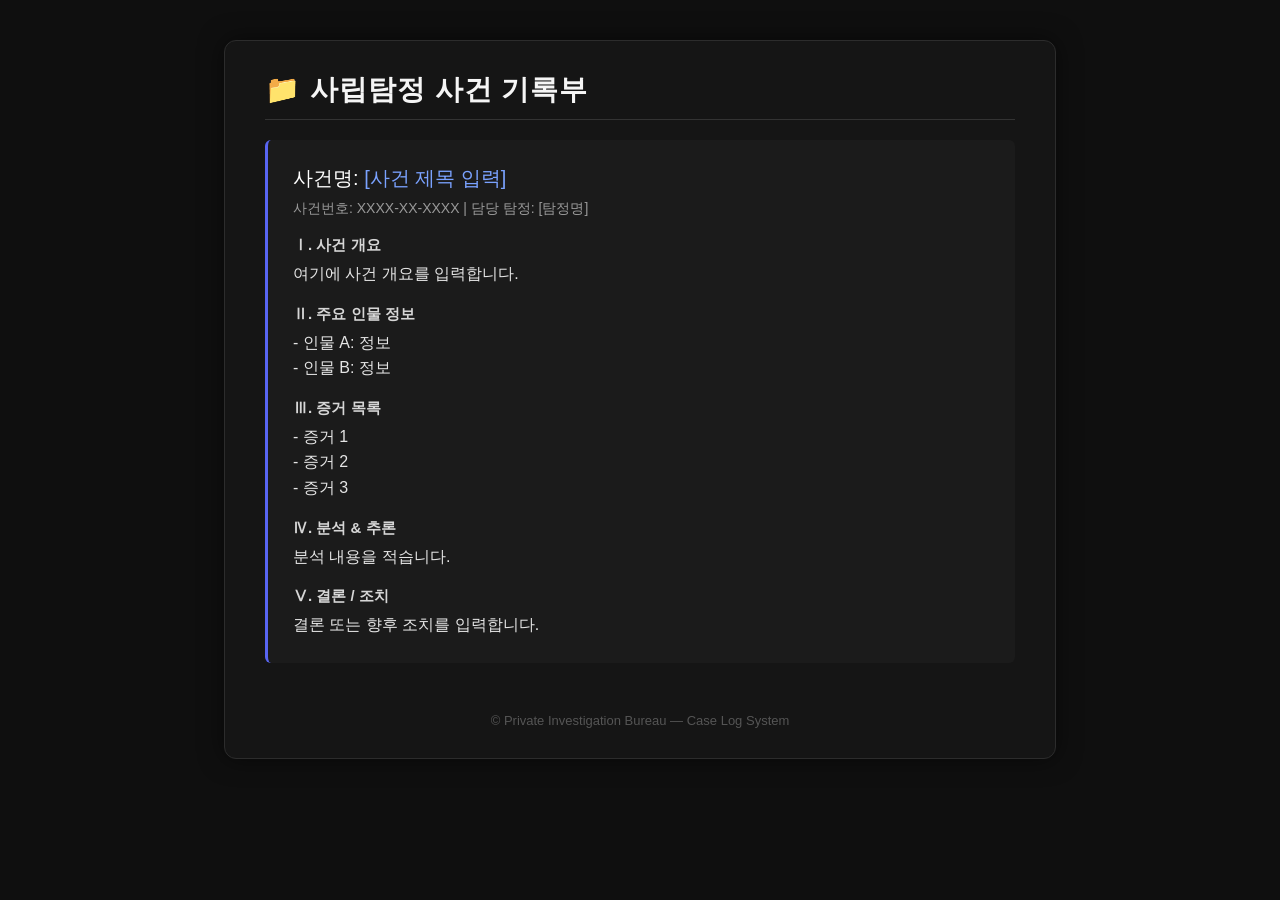
<file: index.html>
<!DOCTYPE html>
<html lang="ko">
<head>
  <meta charset="UTF-8" />
  <meta name="viewport" content="width=device-width, initial-scale=1.0" />
  <title>사립탐정 사건 기록부</title>
  <style>
    body {
      margin: 0;
      padding: 0;
      background: #0f0f0f;
      color: #e5e5e5;
      font-family: "Segoe UI", sans-serif;
      display: flex;
      justify-content: center;
      padding: 40px 0;
    }

    .container {
      width: 750px;
      background: #151515;
      border: 1px solid #2c2c2c;
      border-radius: 12px;
      padding: 30px 40px;
      box-shadow: 0 0 25px rgba(0,0,0,0.5);
    }

    .header {
      border-bottom: 1px solid #333;
      padding-bottom: 10px;
      margin-bottom: 20px;
    }

    h1 {
      margin: 0;
      font-size: 28px;
      letter-spacing: 1px;
      color: #f5f5f5;
    }

    .case-block {
      margin-bottom: 40px;
      padding: 25px;
      background: #1b1b1b;
      border-left: 3px solid #5865f2;
      border-radius: 6px;
    }

    .case-title {
      font-size: 20px;
      margin-bottom: 8px;
      color: #ffffff;
    }

    .meta {
      font-size: 14px;
      color: #999;
      margin-bottom: 15px;
    }

    .section {
      margin-top: 18px;
    }

    .section-title {
      font-weight: bold;
      font-size: 15px;
      margin-bottom: 6px;
      color: #d6d6d6;
    }

    .section-content {
      white-space: pre-line;
      line-height: 1.6;
    }

    .footer {
      margin-top: 50px;
      text-align: center;
      font-size: 13px;
      color: #555;
    }
  </style>
</head>
<body>
  <div class="container">
    <div class="header">
      <h1>📁 사립탐정 사건 기록부</h1>
    </div>

    <!-- 사건 템플릿 시작 -->
    <div class="case-block">
      <div class="case-title">사건명: <span style="color:#7aa2ff;">[사건 제목 입력]</span></div>
      <div class="meta">사건번호: XXXX-XX-XXXX | 담당 탐정: [탐정명]</div>

      <div class="section">
        <div class="section-title">Ⅰ. 사건 개요</div>
        <div class="section-content">여기에 사건 개요를 입력합니다.</div>
      </div>

      <div class="section">
        <div class="section-title">Ⅱ. 주요 인물 정보</div>
        <div class="section-content">- 인물 A: 정보
- 인물 B: 정보</div>
      </div>

      <div class="section">
        <div class="section-title">Ⅲ. 증거 목록</div>
        <div class="section-content">- 증거 1
- 증거 2
- 증거 3</div>
      </div>

      <div class="section">
        <div class="section-title">Ⅳ. 분석 & 추론</div>
        <div class="section-content">분석 내용을 적습니다.</div>
      </div>

      <div class="section">
        <div class="section-title">Ⅴ. 결론 / 조치</div>
        <div class="section-content">결론 또는 향후 조치를 입력합니다.</div>
      </div>
    </div>
    <!-- 사건 템플릿 끝 -->

    <div class="footer">© Private Investigation Bureau — Case Log System</div>
  </div>
</body>
</html>
</file>
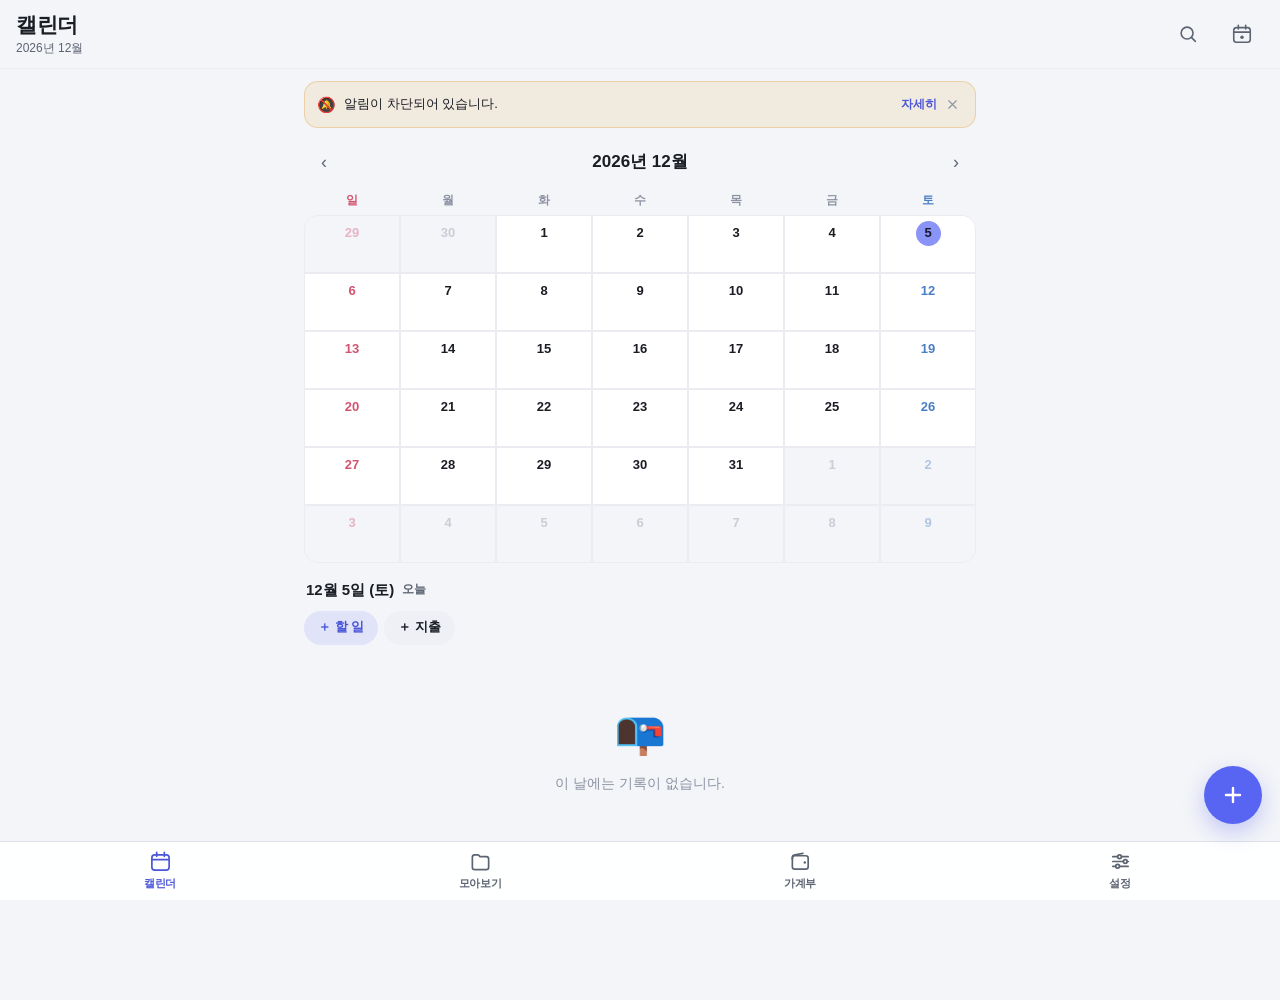
<file: app/index.html>
<!DOCTYPE html>
<html lang="ko">
<head>
  <meta charset="UTF-8" />
  <meta name="viewport" content="width=device-width, initial-scale=1.0, viewport-fit=cover, maximum-scale=1.0, user-scalable=no" />
  <title>내 할 일 · 캘린더</title>
  <meta name="description" content="기기에만 저장되는 투두 리스트 · 캘린더 · 디데이 앱" />
  <meta name="theme-color" content="#0f1115" />
  <meta name="color-scheme" content="dark light" />

  <!-- 바깥으로 나가거나 들어오는 길을 모두 막아 둡니다.
       이 앱은 자기 파일만 읽고, 사진은 blob:/data: 로만 보여 줍니다. -->
  <meta http-equiv="Content-Security-Policy" content="
    default-src 'self';
    script-src 'self';
    style-src 'self';
    img-src 'self' blob: data:;
    font-src 'self';
    media-src 'self' blob:;
    connect-src 'self';
    worker-src 'self';
    manifest-src 'self';
    object-src 'none';
    base-uri 'none';
    form-action 'none';
    frame-src 'none'" />

  <!-- 홈 화면에 추가했을 때 앱처럼 보이도록 -->
  <meta name="mobile-web-app-capable" content="yes" />
  <meta name="apple-mobile-web-app-capable" content="yes" />
  <meta name="apple-mobile-web-app-status-bar-style" content="black-translucent" />
  <meta name="apple-mobile-web-app-title" content="할일" />
  <link rel="apple-touch-icon" href="./icons/apple-touch-icon.png" />

  <link rel="manifest" href="./manifest.webmanifest" />
  <link rel="icon" id="app-favicon" href="./icons/icon-192.png" type="image/png" />
  <script src="./js/theme-boot.js"></script>
  <link rel="stylesheet" href="./css/style.css" />
</head>
<body>
  <div id="app">
    <!-- 스크립트가 실행되기 전에 보이는 첫 화면 -->
    <header class="topbar"><h1>내 할 일<span class="sub">불러오는 중…</span></h1></header>
    <main id="view">
      <div class="empty"><span class="big">📋</span><p>불러오는 중…</p></div>
    </main>
  </div>

  <noscript>
    <div style="padding:24px;text-align:center">
      이 앱을 사용하려면 자바스크립트를 켜 주세요.
    </div>
  </noscript>

  <script type="module" src="./js/app.js"></script>
</body>
</html>
</file>
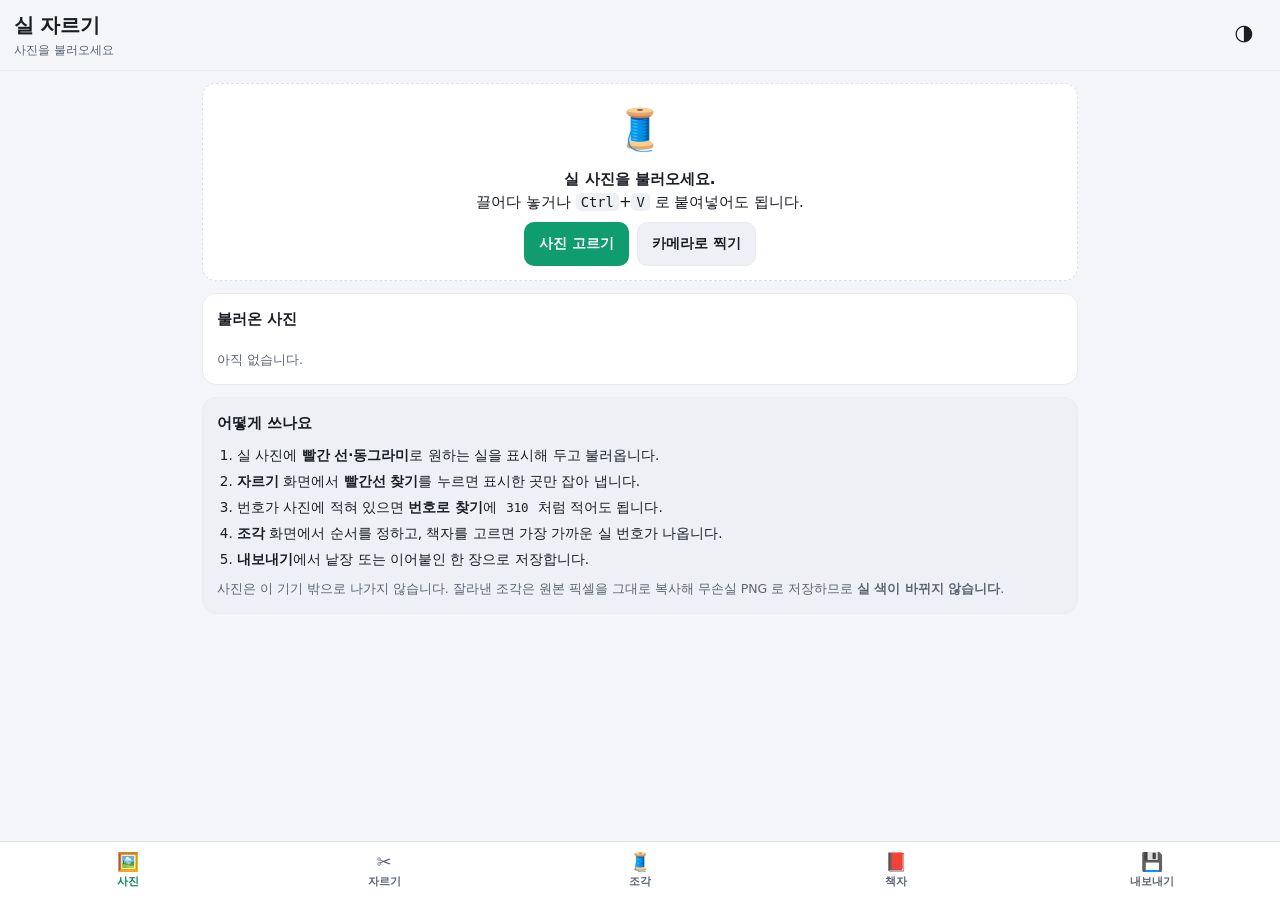
<file: floss/index.html>
<!DOCTYPE html>
<html lang="ko">
<head>
  <meta charset="UTF-8" />
  <meta name="viewport" content="width=device-width, initial-scale=1.0, viewport-fit=cover, maximum-scale=1.0, user-scalable=no" />
  <title>실 자르기 · 색코드</title>
  <meta name="description" content="사진에서 빨간선으로 표시한 실만 잘라 순서대로 정렬하고, 책자에서 가장 가까운 실 번호를 찾아 줍니다. 색은 그대로 지킵니다." />
  <meta name="theme-color" content="#0f1115" />
  <meta name="color-scheme" content="dark light" />

  <meta name="mobile-web-app-capable" content="yes" />
  <meta name="apple-mobile-web-app-capable" content="yes" />
  <meta name="apple-mobile-web-app-status-bar-style" content="black-translucent" />
  <meta name="apple-mobile-web-app-title" content="실자르기" />
  <link rel="apple-touch-icon" href="./icons/apple-touch-icon.png" />

  <link rel="manifest" href="./manifest.webmanifest" />
  <link rel="icon" href="./icons/icon-192.png" type="image/png" />
  <script>
    // 저장해 둔 테마를 스타일보다 먼저 적용해 첫 화면이 깜빡이지 않게 합니다.
    // 고른 적이 없으면 아무것도 건드리지 않고 기기(또는 이 페이지를 띄운 쪽) 설정을 따릅니다.
    try {
      var t = localStorage.getItem('theme');
      if (t === 'auto') document.documentElement.removeAttribute('data-theme');
      else if (t) document.documentElement.setAttribute('data-theme', t);
    } catch (e) { /* 저장을 막아 둔 브라우저 */ }
  </script>
  <link rel="stylesheet" href="./css/style.css" />
</head>
<body>
  <div id="app">
    <header class="topbar">
      <h1>실 자르기<span class="sub" id="subtitle">사진을 불러오세요</span></h1>
      <button id="btn-theme" class="icon-btn" type="button" title="테마 바꾸기" aria-label="테마 바꾸기">🌗</button>
    </header>

    <main id="view">
      <!-- ─────────────────────────────── 사진 ─────────────────────────────── -->
      <section class="pane" data-pane="photo">
        <div class="card drop" id="drop">
          <span class="big">🧵</span>
          <p><b>실 사진을 불러오세요.</b><br />끌어다 놓거나 <kbd>Ctrl</kbd>+<kbd>V</kbd> 로 붙여넣어도 됩니다.</p>
          <div class="row center wrap">
            <label class="btn primary">사진 고르기
              <input type="file" id="file-input" accept="image/*" multiple hidden />
            </label>
            <label class="btn">카메라로 찍기
              <input type="file" id="camera-input" accept="image/*" capture="environment" hidden />
            </label>
          </div>
        </div>

        <div class="card">
          <h2>불러온 사진</h2>
          <div id="photo-list"></div>
          <p class="muted small" id="photo-empty">아직 없습니다.</p>
        </div>

        <div class="card note">
          <h2>어떻게 쓰나요</h2>
          <ol class="steps">
            <li>실 사진에 <b>빨간 선·동그라미</b>로 원하는 실을 표시해 두고 불러옵니다.</li>
            <li><b>자르기</b> 화면에서 <b>빨간선 찾기</b>를 누르면 표시한 곳만 잡아 냅니다.</li>
            <li>번호가 사진에 적혀 있으면 <b>번호로 찾기</b>에 <code>310</code> 처럼 적어도 됩니다.</li>
            <li><b>조각</b> 화면에서 순서를 정하고, 책자를 고르면 가장 가까운 실 번호가 나옵니다.</li>
            <li><b>내보내기</b>에서 낱장 또는 이어붙인 한 장으로 저장합니다.</li>
          </ol>
          <p class="muted small">
            사진은 이 기기 밖으로 나가지 않습니다. 잘라낸 조각은 원본 픽셀을 그대로 복사해
            무손실 PNG 로 저장하므로 <b>실 색이 바뀌지 않습니다</b>.
          </p>
        </div>
      </section>

      <!-- ─────────────────────────────── 자르기 ─────────────────────────────── -->
      <section class="pane" data-pane="cut" hidden>
        <div id="photo-strip" class="photo-strip" hidden></div>

        <div class="stage-wrap">
          <canvas id="stage"></canvas>
          <div class="stage-empty" id="stage-empty">사진을 먼저 불러오세요</div>
        </div>

        <div class="toolbar">
          <div class="seg" role="group" aria-label="손가락 조작">
            <button type="button" data-tool="view" class="on">보기</button>
            <button type="button" data-tool="draw">그리기</button>
          </div>
          <button id="btn-detect" class="btn primary" type="button">빨간선 찾기</button>
          <button id="btn-fit" class="btn" type="button">전체보기</button>
          <button id="btn-clear" class="btn danger" type="button">모두 지우기</button>
        </div>
        <p class="muted small hint">
          <b>보기</b>에서는 끌어서 옮기고 두 손가락으로 확대합니다.
          <b>그리기</b>에서는 끌어서 상자를 새로 만듭니다. 상자를 누르면 모서리를 잡아 크기를 바꿀 수 있습니다.
        </p>

        <div class="card">
          <h2>번호·표시로 찾기</h2>
          <div class="row">
            <input id="q-code" class="grow" placeholder="예: 310, 3830, blanc" inputmode="text" />
            <button id="btn-find" class="btn primary" type="button">찾기</button>
          </div>
          <p class="muted small" id="find-help">
            고른 책자에 있는 번호면 그 색으로 바로 찾습니다(인터넷 없이 됩니다).
            책자에 없으면 사진에 적힌 글자를 읽어 봅니다.
          </p>
          <div class="grid2">
            <label>실이 있는 쪽
              <select id="f-dir">
                <option value="auto">알아서</option>
                <option value="up">번호 위</option>
                <option value="down">번호 아래</option>
                <option value="left">번호 왼쪽</option>
                <option value="right">번호 오른쪽</option>
                <option value="center">번호 자리</option>
              </select>
            </label>
            <label>잘라낼 크기 <span class="val" id="v-size"></span>
              <input type="range" id="f-size" min="2" max="14" step="0.5" />
            </label>
          </div>
        </div>

        <details class="card">
          <summary>빨간선을 어떻게 읽을지 조절하기</summary>
          <div class="grid2">
            <label>빨강 민감도 <span class="val" id="v-strength"></span>
              <input type="range" id="s-strength" min="0.2" max="2.4" step="0.1" />
            </label>
            <label>끊긴 선 잇기 <span class="val" id="v-join"></span>
              <input type="range" id="s-join" min="0" max="0.03" step="0.001" />
            </label>
            <label>자르는 기준
              <select id="s-mode">
                <option value="auto">알아서 (둘러친 표시는 안쪽, 나머지는 세로로 길게)</option>
                <option value="column">표시에서 실 쪽으로 사진 끝까지 (세로로 길게)</option>
                <option value="inside">빨간 테두리 안쪽</option>
                <option value="band">빨간 줄 옆의 띠</option>
                <option value="mark">표시 둘레</option>
              </select>
            </label>
            <label>실이 있는 쪽
              <select id="s-side">
                <option value="auto">알아서 (색이 있는 쪽)</option>
                <option value="after">표시 아래 / 오른쪽</option>
                <option value="before">표시 위 / 왼쪽</option>
                <option value="both">줄 가운데(띠일 때만)</option>
              </select>
            </label>
            <label>좌우 여유 <span class="val" id="v-width"></span>
              <input type="range" id="s-width" min="0" max="1.5" step="0.05" />
            </label>
            <label>띠 두께 <span class="val" id="v-band"></span>
              <input type="range" id="s-band" min="0.02" max="0.4" step="0.01" />
            </label>
            <label>여백 <span class="val" id="v-pad"></span>
              <input type="range" id="s-pad" min="0" max="0.4" step="0.01" />
            </label>
          </div>
          <label class="check">
            <input type="checkbox" id="s-trim" /> 표시와 실 사이의 흰 여백 걷어 내기
          </label>
          <p class="muted small">
            색상표 사진처럼 <b>번호 밑에 실타래가 길게 늘어진</b> 사진에서는 표시한 자리부터
            사진 끝까지 세로로 잘라야 실이 다 담깁니다. 그게 기본 동작이고,
            <b>좌우 여유</b>로 타래 폭에 맞춰 넓히거나 좁힐 수 있습니다.
            실 끝이 잘리지 않도록 <b>바깥쪽 끝은 깎지 않습니다.</b>
          </p>
          <label class="check">
            <input type="checkbox" id="s-solid" /> 빨간 실은 표시로 보지 않기
          </label>
          <p class="muted small">
            빨간 실이 사진에 함께 있으면 표시로 잘못 잡힐 수 있습니다. 위 항목을 켜 두면
            <b>가는 선</b>만 표시로 봅니다. 굵은 붓으로 그은 표시가 무시된다면 꺼 주세요.
          </p>
          <p class="muted small">
            민감도를 낮추면 옅은 빨강까지 잡고, 높이면 진한 빨강만 잡습니다.
            테두리 안쪽으로 자르면 빨간 선이 조각에 섞이지 않습니다.
          </p>
        </details>
      </section>

      <!-- ─────────────────────────────── 조각 ─────────────────────────────── -->
      <section class="pane" data-pane="list" hidden>
        <div class="card">
          <div class="row">
            <label class="grow">정렬 순서
              <select id="sort-mode"></select>
            </label>
          </div>
          <div class="row">
            <label class="grow">책자(색상표)
              <select id="palette-sel"></select>
            </label>
          </div>
          <div class="row wrap">
            <button id="btn-analyze" class="btn primary" type="button">색코드 뽑기</button>
            <label class="btn">색상표 넣기
              <input type="file" id="palette-file" accept=".csv,.json,.txt,text/csv,application/json" hidden />
            </label>
            <button id="btn-palette-del" class="btn danger" type="button">색상표 지우기</button>
            <span class="grow"></span>
            <span class="muted small" id="piece-count">아직 없음</span>
          </div>
          <p class="muted small">
            색상표 파일은 <code>번호,이름,#RRGGBB</code> 로 된 CSV 나 JSON 이면 됩니다.
            뽑은 색코드는 <b>알려만 주고 사진은 고치지 않습니다.</b>
          </p>
        </div>
        <div id="piece-list" class="pieces"></div>
      </section>


      <!-- ─────────────────────────────── 책자 ─────────────────────────────── -->
      <section class="pane" data-pane="book" hidden>
        <div class="card">
          <h2>번호로 실 찾기</h2>
          <div class="row">
            <input id="book-q" class="grow" placeholder="예: 1432" inputmode="text" />
            <button id="book-find" class="btn primary" type="button">찾기</button>
          </div>
          <div id="book-result"></div>
        </div>

        <div class="card">
          <h2>책자 고르기</h2>
          <div class="row">
            <select id="book-sel" class="grow"></select>
          </div>
          <div class="row wrap">
            <button id="book-new" class="btn" type="button">새 책자 만들기</button>
            <label class="btn">색상표 파일 넣기
              <input type="file" id="book-file" accept=".csv,.json,.txt,text/csv,application/json" hidden />
            </label>
            <button id="book-csv" class="btn" type="button">CSV 로 내보내기</button>
            <button id="book-del" class="btn danger" type="button">책자 지우기</button>
          </div>
          <p class="muted small" id="book-info">—</p>
        </div>

        <div class="card">
          <h2>이 사진으로 책자 채우기</h2>
          <p class="muted small">
            번호 한 줄 아래로 실타래가 늘어진 카드 사진이면, 타래를 전부 찾아
            번호와 짝지어 책자에 넣습니다. 한 장씩 넣을 때마다 색이 쌓입니다.
          </p>
          <div class="row wrap">
            <button id="book-scan" class="btn primary" type="button">타래 찾기</button>
            <button id="book-add" class="btn" type="button" disabled>책자에 넣기</button>
            <span class="grow"></span>
            <span class="muted small" id="book-scan-info">아직 찾지 않음</span>
          </div>
          <label class="grow">번호 한 번에 붙여넣기 (왼쪽부터 차례로)
            <textarea id="book-codes" rows="2" placeholder="167 1811 1790 1809 1033 …"></textarea>
          </label>
          <div id="book-hanks" class="hanks"></div>
        </div>

        <div class="card">
          <h2>책자 안의 색</h2>
          <div class="row">
            <input id="book-filter" class="grow" placeholder="번호로 걸러 보기" />
          </div>
          <div id="book-colors" class="swatches"></div>
        </div>
      </section>

      <!-- ─────────────────────────────── 내보내기 ─────────────────────────────── -->
      <section class="pane" data-pane="out" hidden>
        <div class="card">
          <div class="row wrap">
            <button id="btn-save-sheet" class="btn primary" type="button">이어붙여 한 장 저장</button>
            <button id="btn-save-all" class="btn" type="button">조각 낱장 저장</button>
            <span class="grow"></span>
            <span class="muted small" id="out-count">조각 없음</span>
          </div>
          <div class="grid2">
            <label>배치
              <select id="o-layout">
                <option value="row">가로 한 줄</option>
                <option value="column">세로 한 줄</option>
                <option value="grid">격자</option>
              </select>
            </label>
            <label>격자 열 수
              <input type="number" id="o-columns" min="1" max="12" step="1" />
            </label>
            <label>사이 간격 <span class="val" id="v-gap"></span>
              <input type="range" id="o-gap" min="0" max="60" step="2" />
            </label>
            <label>바탕
              <select id="o-bg">
                <option value="#ffffff">흰색</option>
                <option value="#000000">검정</option>
                <option value="#f2f2f2">밝은 회색</option>
                <option value="transparent">투명</option>
              </select>
            </label>
            <label>글자 넣기
              <select id="o-label">
                <option value="both">내 번호 + 추천 코드</option>
                <option value="name">내가 적은 번호만</option>
                <option value="code">추천 색코드만</option>
                <option value="order">순서 번호만</option>
                <option value="none">넣지 않기</option>
              </select>
            </label>
          </div>
          <p class="muted small">
            조각은 크기를 바꾸지 않고 그대로 붙입니다. 글자는 조각 <b>바깥쪽</b>에만 그려서
            실 픽셀은 건드리지 않습니다.
          </p>
        </div>

        <div class="card">
          <h2>미리보기</h2>
          <div id="sheet-preview" class="sheet-preview"></div>
        </div>

        <div class="card">
          <h2>색코드 목록</h2>
          <div class="row wrap">
            <button id="btn-copy-text" class="btn" type="button">글로 복사</button>
            <button id="btn-copy-csv" class="btn" type="button">CSV 로 복사</button>
            <button id="btn-save-csv" class="btn" type="button">CSV 파일로 저장</button>
          </div>
          <p class="muted small">ΔE 는 색 차이입니다. 2 아래면 눈으로 거의 구분되지 않습니다.</p>
        </div>

        <div class="card">
          <h2>설정</h2>
          <label class="check"><input type="checkbox" id="opt-remember" /> 이 기기에 작업 내용 기억하기</label>
          <div class="row"><button id="btn-reset" class="btn danger" type="button">처음 상태로 되돌리기</button></div>
          <p class="muted small">
            기억하기를 켜면 사진과 상자가 이 브라우저 안에만 저장되어, 창을 닫았다 열어도 이어서 할 수 있습니다.
          </p>
        </div>
      </section>
    </main>

    <nav class="tabbar">
      <button type="button" data-tab="photo" class="on"><span>🖼️</span>사진</button>
      <button type="button" data-tab="cut"><span>✂️</span>자르기</button>
      <button type="button" data-tab="list"><span>🧵</span>조각</button>
      <button type="button" data-tab="book"><span>📕</span>책자</button>
      <button type="button" data-tab="out"><span>💾</span>내보내기</button>
    </nav>
  </div>

  <noscript>
    <div style="padding:24px;text-align:center">이 앱을 쓰려면 자바스크립트를 켜 주세요.</div>
  </noscript>

  <script type="module" src="./js/app.js"></script>
</body>
</html>
</file>
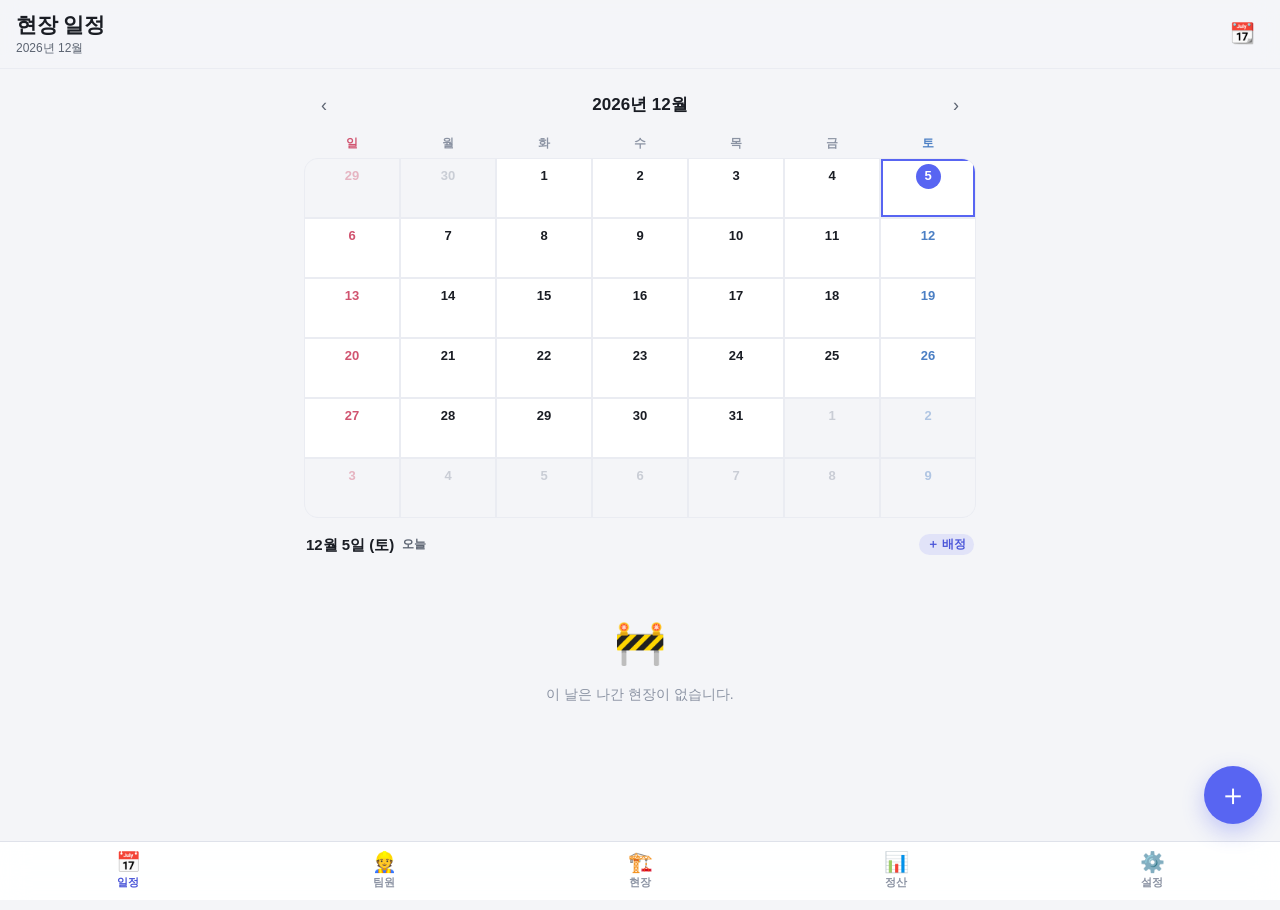
<file: work/index.html>
<!DOCTYPE html>
<html lang="ko">
<head>
  <meta charset="UTF-8" />
  <meta name="viewport" content="width=device-width, initial-scale=1.0, viewport-fit=cover, maximum-scale=1.0, user-scalable=no" />
  <title>현장 관리 · 팀원 일당</title>
  <meta name="description" content="팀원 · 현장 · 출역 · 일당 · 가불을 기기 안에서 관리하고 엑셀·정산서로 내보내는 앱" />
  <meta name="theme-color" content="#0f1115" />
  <meta name="color-scheme" content="dark light" />

  <!-- 홈 화면에 추가했을 때 앱처럼 보이도록 -->
  <meta name="mobile-web-app-capable" content="yes" />
  <meta name="apple-mobile-web-app-capable" content="yes" />
  <meta name="apple-mobile-web-app-status-bar-style" content="black-translucent" />
  <meta name="apple-mobile-web-app-title" content="현장관리" />
  <link rel="apple-touch-icon" href="./icons/apple-touch-icon.png" />

  <link rel="manifest" href="./manifest.webmanifest" />
  <link rel="icon" href="./icons/icon-192.png" type="image/png" />
  <script>
    // 저장해 둔 테마를 스타일보다 먼저 적용해 첫 화면이 깜빡이지 않게 합니다.
    try {
      var t = localStorage.getItem('theme') || 'auto';
      if (t === 'auto') t = matchMedia('(prefers-color-scheme: dark)').matches ? 'dark' : 'light';
      document.documentElement.setAttribute('data-theme', t);
      var fs = Number(localStorage.getItem('fontScale'));
      if (fs >= 0.9 && fs <= 1.45) document.documentElement.style.setProperty('--fs', String(fs));
    } catch (e) { /* 저장을 막아 둔 브라우저 */ }
  </script>
  <link rel="stylesheet" href="./css/style.css" />
</head>
<body>
  <div id="app">
    <!-- 스크립트가 실행되기 전에 보이는 첫 화면 -->
    <header class="topbar"><h1>현장 관리<span class="sub">불러오는 중…</span></h1></header>
    <main id="view">
      <div class="empty"><span class="big">🏗️</span><p>불러오는 중…</p></div>
    </main>
  </div>

  <noscript>
    <div style="padding:24px;text-align:center">
      이 앱을 사용하려면 자바스크립트를 켜 주세요.
    </div>
  </noscript>

  <script type="module" src="./js/app.js"></script>
</body>
</html>
</file>
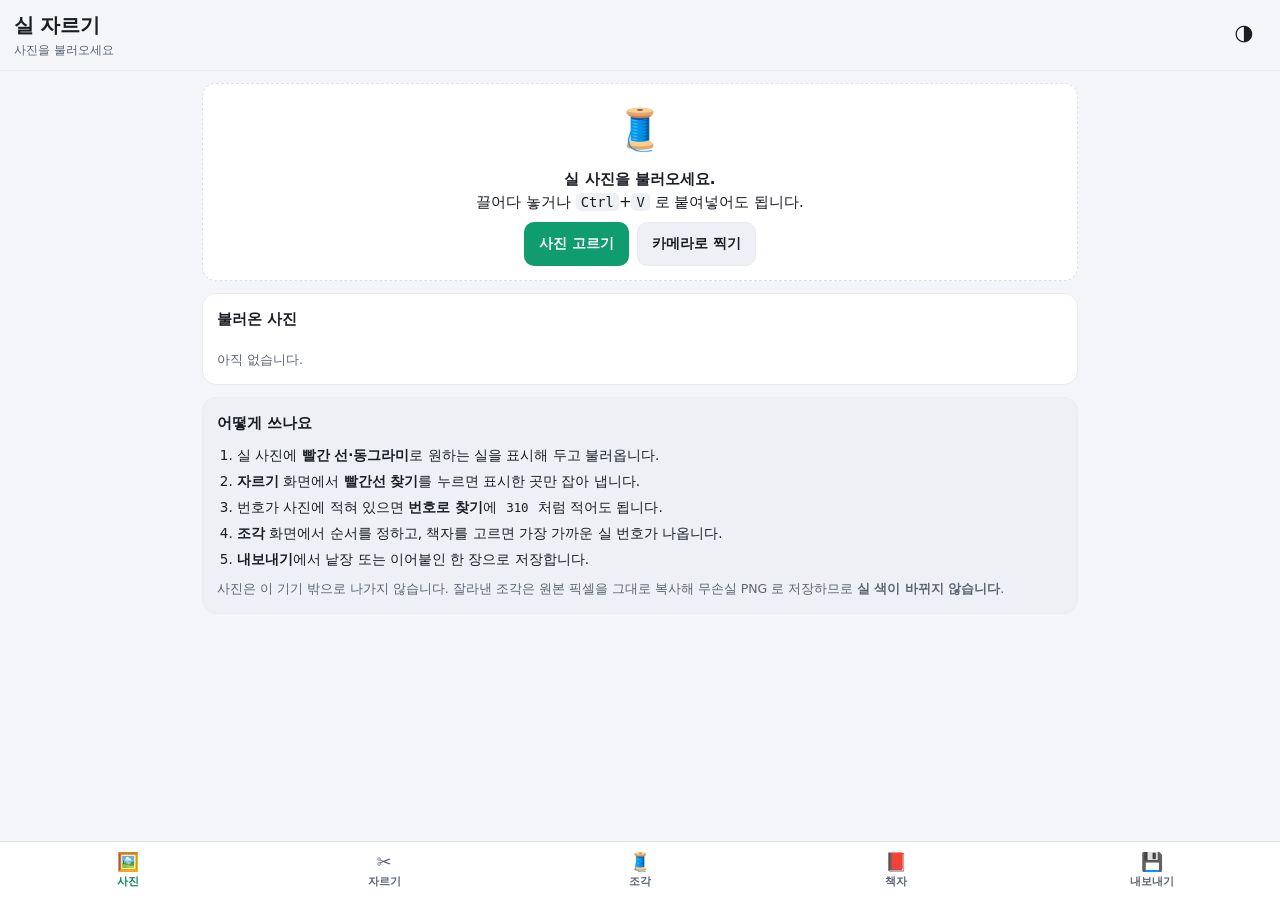
<file: floss/standalone.html>
<!DOCTYPE html>
<html lang="ko">
<head>
  <meta charset="UTF-8" />
  <meta name="viewport" content="width=device-width, initial-scale=1.0, viewport-fit=cover, maximum-scale=1.0, user-scalable=no" />
  <title>실 자르기 · 색코드</title>
  <meta name="description" content="사진에서 빨간선으로 표시한 실만 잘라 순서대로 정렬하고, 책자에서 가장 가까운 실 번호를 찾아 줍니다. 색은 그대로 지킵니다." />
  <meta name="theme-color" content="#0f1115" />
  <meta name="color-scheme" content="dark light" />

  <meta name="mobile-web-app-capable" content="yes" />
  <meta name="apple-mobile-web-app-capable" content="yes" />
  <meta name="apple-mobile-web-app-status-bar-style" content="black-translucent" />
  <meta name="apple-mobile-web-app-title" content="실자르기" />
  <script>
    // 저장해 둔 테마를 스타일보다 먼저 적용해 첫 화면이 깜빡이지 않게 합니다.
    // 고른 적이 없으면 아무것도 건드리지 않고 기기(또는 이 페이지를 띄운 쪽) 설정을 따릅니다.
    try {
      var t = localStorage.getItem('theme');
      if (t === 'auto') document.documentElement.removeAttribute('data-theme');
      else if (t) document.documentElement.setAttribute('data-theme', t);
    } catch (e) { /* 저장을 막아 둔 브라우저 */ }
  </script>
  <style>
/* ==========================================================================
   실 자르기 · 색코드 — 모바일 우선 스타일
   ========================================================================== */

:root {
  color-scheme: dark;
  --bg: #0f1115;
  --bg-elev: #171a21;
  --bg-elev-2: #1f232c;
  --bg-input: #12151b;
  --line: #262b35;
  --line-soft: #1d212a;
  --text: #e8eaf0;
  --text-dim: #9aa2b1;
  --text-faint: #6b7383;
  --accent: #14b981;
  --accent-ink: #3ddc84;
  --on-accent: #04231a;
  --accent-soft: rgba(20, 185, 129, 0.16);
  --danger: #e05561;
  --danger-soft: rgba(224, 85, 97, 0.14);
  --warn: #e0a23a;
  --radius: 14px;
  --radius-sm: 10px;
  --tap: 44px;
  --safe-top: env(safe-area-inset-top, 0px);
  --safe-bottom: env(safe-area-inset-bottom, 0px);
  --tabbar-h: 58px;
  --shadow: 0 8px 28px rgba(0, 0, 0, 0.45);
}

/* 밝은 화면. 보는 사람이 직접 고른 경우와, 기기 설정이 밝은 경우 둘 다 챙깁니다. */
:root[data-theme='light'] {
  color-scheme: light;
  --bg: #f4f5f8;
  --bg-elev: #ffffff;
  --bg-elev-2: #eef0f5;
  --bg-input: #ffffff;
  --line: #dfe2ea;
  --line-soft: #eaecf2;
  --text: #1a1d24;
  --text-dim: #5c6472;
  --text-faint: #8b93a3;
  --accent: #0f9d6f;
  --accent-ink: #0b8560;
  --on-accent: #ffffff;
  --accent-soft: rgba(15, 157, 111, 0.12);
  --danger: #c53f4b;
  --danger-soft: rgba(197, 63, 75, 0.12);
  --shadow: 0 8px 24px rgba(20, 24, 40, 0.14);
}

@media (prefers-color-scheme: light) {
  :root:not([data-theme='dark']) {
  color-scheme: light;
  --bg: #f4f5f8;
  --bg-elev: #ffffff;
  --bg-elev-2: #eef0f5;
  --bg-input: #ffffff;
  --line: #dfe2ea;
  --line-soft: #eaecf2;
  --text: #1a1d24;
  --text-dim: #5c6472;
  --text-faint: #8b93a3;
  --accent: #0f9d6f;
  --accent-ink: #0b8560;
  --on-accent: #ffffff;
  --accent-soft: rgba(15, 157, 111, 0.12);
  --danger: #c53f4b;
  --danger-soft: rgba(197, 63, 75, 0.12);
  --shadow: 0 8px 24px rgba(20, 24, 40, 0.14);
}
}

* { box-sizing: border-box; }

html, body {
  margin: 0;
  padding: 0;
  background: var(--bg);
  color: var(--text);
  font-family: -apple-system, BlinkMacSystemFont, 'Apple SD Gothic Neo', 'Noto Sans KR',
    'Segoe UI', Roboto, system-ui, sans-serif;
  font-size: 15px;
  line-height: 1.55;
  -webkit-text-size-adjust: 100%;
  overscroll-behavior-y: none;
}

button, input, select, textarea { font: inherit; color: inherit; }
button { background: none; border: 0; cursor: pointer; padding: 0; }
h1, h2, h3, p, ol, ul { margin: 0; }
code, kbd {
  font-family: ui-monospace, SFMono-Regular, Menlo, monospace;
  font-size: 0.92em;
  background: var(--bg-elev-2);
  border-radius: 5px;
  padding: 1px 5px;
}

/* ------------------------------------------------------------------ 뼈대 */

#app { min-height: 100dvh; display: flex; flex-direction: column; }

.topbar {
  position: sticky;
  top: 0;
  z-index: 20;
  padding: calc(var(--safe-top) + 10px) 14px 10px;
  background: color-mix(in srgb, var(--bg) 88%, transparent);
  backdrop-filter: saturate(160%) blur(12px);
  -webkit-backdrop-filter: saturate(160%) blur(12px);
  border-bottom: 1px solid var(--line-soft);
  display: flex;
  align-items: center;
  gap: 10px;
}

.topbar h1 {
  font-size: 20px;
  font-weight: 700;
  letter-spacing: -0.3px;
  flex: 1;
  min-width: 0;
}

.topbar .sub {
  display: block;
  font-size: 12px;
  font-weight: 500;
  color: var(--text-dim);
  letter-spacing: 0;
}

.icon-btn {
  width: var(--tap);
  height: var(--tap);
  display: grid;
  place-items: center;
  border-radius: 50%;
  font-size: 19px;
}

#view {
  flex: 1;
  padding: 12px 12px calc(var(--tabbar-h) + var(--safe-bottom) + 20px);
  display: flex;
  flex-direction: column;
  gap: 12px;
}

.pane { display: flex; flex-direction: column; gap: 12px; }
.pane[hidden] { display: none; }

.tabbar {
  position: fixed;
  left: 0; right: 0; bottom: 0;
  z-index: 30;
  display: grid;
  grid-template-columns: repeat(5, 1fr);
  background: color-mix(in srgb, var(--bg-elev) 94%, transparent);
  backdrop-filter: saturate(160%) blur(14px);
  -webkit-backdrop-filter: saturate(160%) blur(14px);
  border-top: 1px solid var(--line);
  padding-bottom: var(--safe-bottom);
}

.tabbar button {
  height: var(--tabbar-h);
  display: flex;
  flex-direction: column;
  align-items: center;
  justify-content: center;
  gap: 2px;
  color: var(--text-dim);
  font-size: 11px;
  font-weight: 600;
}
.tabbar button span { font-size: 18px; line-height: 1.1; }
.tabbar button.on { color: var(--accent-ink); }

/* ------------------------------------------------------------------ 조각들 */

.card {
  background: var(--bg-elev);
  border: 1px solid var(--line-soft);
  border-radius: var(--radius);
  padding: 14px;
  display: flex;
  flex-direction: column;
  gap: 10px;
}
.card > h2 { font-size: 15px; font-weight: 700; }
.card.note { background: var(--bg-elev-2); }

details.card > summary {
  cursor: pointer;
  font-size: 15px;
  font-weight: 700;
  list-style: none;
}
details.card > summary::-webkit-details-marker { display: none; }
details.card > summary::after { content: ' ▾'; color: var(--text-dim); }
details.card[open] > summary::after { content: ' ▴'; }
details.card > *:not(summary) { margin-top: 10px; }

.row { display: flex; align-items: center; gap: 8px; }
.row.tight { gap: 6px; }
.row.center { justify-content: center; }
.row.wrap { flex-wrap: wrap; }
.grow { flex: 1; min-width: 0; }

.grid2 {
  display: grid;
  grid-template-columns: repeat(auto-fit, minmax(160px, 1fr));
  gap: 10px;
}
.grid2 label {
  display: flex;
  flex-direction: column;
  gap: 4px;
  font-size: 12.5px;
  font-weight: 600;
  color: var(--text-dim);
}
.val { color: var(--accent-ink); font-weight: 700; }

input[type='text'], input:not([type]), input[type='number'], select, .label-input {
  min-height: 40px;
  border: 1px solid var(--line);
  background: var(--bg-input);
  border-radius: var(--radius-sm);
  padding: 0 10px;
  width: 100%;
}
input[type='range'] { width: 100%; accent-color: var(--accent); }
label.grow { display: flex; flex-direction: column; gap: 4px; font-size: 12.5px; font-weight: 600; color: var(--text-dim); }
label.check { display: flex; align-items: center; gap: 8px; font-size: 14px; }
label.check input { width: 20px; height: 20px; accent-color: var(--accent); }

.btn {
  min-height: var(--tap);
  border-radius: var(--radius-sm);
  background: var(--bg-elev-2);
  border: 1px solid var(--line-soft);
  color: var(--text);
  font-weight: 600;
  font-size: 14px;
  padding: 0 14px;
  display: inline-flex;
  align-items: center;
  justify-content: center;
  gap: 6px;
  cursor: pointer;
}
.btn.primary { background: var(--accent); color: var(--on-accent); border-color: transparent; }
.btn.danger { background: var(--danger-soft); color: var(--danger); border-color: transparent; }

.mini {
  min-height: 30px;
  padding: 0 9px;
  border-radius: 8px;
  background: var(--bg-elev-2);
  border: 1px solid var(--line-soft);
  font-size: 12.5px;
  font-weight: 600;
}
.mini.danger { color: var(--danger); background: var(--danger-soft); border-color: transparent; }

.seg {
  display: inline-flex;
  border: 1px solid var(--line);
  border-radius: var(--radius-sm);
  overflow: hidden;
}
.seg button {
  min-height: var(--tap);
  padding: 0 14px;
  font-size: 14px;
  font-weight: 600;
  color: var(--text-dim);
}
.seg button.on { background: var(--accent-soft); color: var(--accent-ink); }

.muted { color: var(--text-dim); }
.small { font-size: 12.5px; line-height: 1.5; }
.hint { margin: -4px 2px 0; }
.big { font-size: 40px; display: block; }
.steps { padding-left: 20px; display: flex; flex-direction: column; gap: 5px; font-size: 13.5px; }

.empty {
  text-align: center;
  color: var(--text-dim);
  padding: 30px 10px;
  border: 1px dashed var(--line);
  border-radius: var(--radius);
}

/* ------------------------------------------------------------------ 사진 */

.drop { align-items: center; text-align: center; gap: 8px; border: 1px dashed var(--line); }
.drop.over { border-color: var(--accent); background: var(--accent-soft); }

.photo-row { border-bottom: 1px solid var(--line-soft); padding: 6px 0; font-size: 13.5px; }
.photo-row:last-child { border-bottom: 0; }

.photo-strip { display: flex; gap: 8px; overflow-x: auto; padding-bottom: 2px; }
.photo-chip {
  position: relative;
  border: 2px solid transparent;
  border-radius: 10px;
  overflow: hidden;
  flex: 0 0 auto;
  line-height: 0;
  background: var(--bg-elev-2);
}
.photo-chip.on { border-color: var(--accent); }
.photo-chip .badge {
  position: absolute;
  right: 2px; bottom: 2px;
  background: rgba(0, 0, 0, 0.66);
  color: #fff;
  font-size: 10px;
  font-weight: 700;
  line-height: 1;
  padding: 2px 4px;
  border-radius: 5px;
}

/* ------------------------------------------------------------------ 캔버스 */

.stage-wrap {
  position: relative;
  height: min(56dvh, 460px);
  border-radius: var(--radius);
  overflow: hidden;
  background:
    repeating-conic-gradient(var(--bg-elev-2) 0% 25%, var(--bg-elev) 0% 50%) 0 0 / 18px 18px;
  border: 1px solid var(--line-soft);
}
#stage { width: 100%; height: 100%; display: block; touch-action: none; cursor: grab; }
#stage.drawing { cursor: crosshair; }
.stage-empty {
  position: absolute;
  inset: 0;
  display: grid;
  place-items: center;
  color: var(--text-dim);
  font-size: 13.5px;
  pointer-events: none;
}
.stage-empty[hidden] { display: none; }

.toolbar { display: flex; flex-wrap: wrap; gap: 8px; }
.toolbar .btn { flex: 1 1 auto; }

/* ------------------------------------------------------------------ 조각 목록 */

.pieces { display: flex; flex-direction: column; gap: 10px; }

.piece {
  display: flex;
  gap: 10px;
  background: var(--bg-elev);
  border: 1px solid var(--line-soft);
  border-radius: var(--radius);
  padding: 10px;
}
.piece.on { border-color: var(--accent); box-shadow: 0 0 0 1px var(--accent-soft); }

.piece-thumb { position: relative; flex: 0 0 auto; line-height: 0; cursor: pointer; }
.thumb {
  max-width: 108px;
  max-height: 108px;
  border-radius: 8px;
  background: var(--bg-elev-2);
  display: block;
}
.piece-no {
  position: absolute;
  left: 0; top: 0;
  background: var(--accent);
  color: var(--on-accent);
  font-size: 11px;
  font-weight: 800;
  line-height: 1;
  padding: 3px 6px;
  border-radius: 8px 0 8px 0;
}
.piece-body { flex: 1; min-width: 0; display: flex; flex-direction: column; gap: 6px; }
.piece-body .actions { flex-wrap: wrap; }

.swatch-row { align-items: center; }
.swatch {
  display: inline-flex;
  align-items: center;
  height: 28px;
  padding: 0 10px;
  border-radius: 7px;
  border: 1px solid var(--line);
  font-size: 12px;
  font-weight: 700;
  font-family: ui-monospace, SFMono-Regular, Menlo, monospace;
}

.chips { display: flex; flex-wrap: wrap; gap: 6px; }
.chip {
  display: inline-flex;
  align-items: center;
  gap: 5px;
  border: 1px solid var(--line);
  background: var(--bg-elev-2);
  border-radius: 999px;
  padding: 4px 9px;
  font-size: 12px;
}
.chip.best { border-color: var(--accent); background: var(--accent-soft); }
.chip small { color: var(--text-dim); font-size: 10.5px; }
.chip-dot {
  width: 14px;
  height: 14px;
  border-radius: 50%;
  border: 1px solid rgba(128, 128, 128, 0.5);
}

/* ------------------------------------------------------------------ 책자 */

textarea {
  width: 100%;
  border: 1px solid var(--line);
  background: var(--bg-input);
  border-radius: var(--radius-sm);
  padding: 8px 10px;
  resize: vertical;
  font: inherit;
}

.hanks { display: flex; gap: 8px; overflow-x: auto; padding-bottom: 4px; }
.hank {
  flex: 0 0 auto;
  width: 76px;
  display: flex;
  flex-direction: column;
  gap: 4px;
  align-items: center;
}
.hank canvas { width: 72px; height: auto; border-radius: 6px; display: block; }
.hank input {
  width: 76px;
  min-height: 32px;
  text-align: center;
  font-size: 12.5px;
  padding: 0 4px;
}
.hank .dot {
  width: 72px;
  height: 12px;
  border-radius: 4px;
  border: 1px solid var(--line);
}

.swatches {
  display: grid;
  grid-template-columns: repeat(auto-fill, minmax(74px, 1fr));
  gap: 6px;
  max-height: 320px;
  overflow-y: auto;
}
.swatch-cell {
  border: 1px solid var(--line-soft);
  border-radius: 8px;
  overflow: hidden;
  text-align: center;
  background: var(--bg-elev-2);
}
.swatch-cell .fill { height: 34px; }
.swatch-cell b { display: block; font-size: 11.5px; padding: 3px 2px 0; }
.swatch-cell small {
  display: block;
  font-size: 9.5px;
  color: var(--text-faint);
  font-family: ui-monospace, SFMono-Regular, Menlo, monospace;
  padding-bottom: 3px;
}

.found {
  display: flex;
  align-items: center;
  gap: 10px;
  border: 1px solid var(--line);
  border-radius: var(--radius-sm);
  padding: 10px;
}
.found .fill {
  width: 56px;
  height: 56px;
  border-radius: 8px;
  border: 1px solid var(--line);
  flex: 0 0 auto;
}

/* ------------------------------------------------------------------ 미리보기 */

.sheet-preview { overflow-x: auto; }
.sheet-canvas {
  max-width: 100%;
  height: auto;
  border-radius: 8px;
  border: 1px solid var(--line);
  background:
    repeating-conic-gradient(#d8d8d8 0% 25%, #f4f4f4 0% 50%) 0 0 / 14px 14px;
}

/* ------------------------------------------------------------------ 알림·시트 */

.toast {
  position: fixed;
  left: 50%;
  bottom: calc(var(--tabbar-h) + var(--safe-bottom) + 16px);
  transform: translate(-50%, 12px);
  background: var(--bg-elev-2);
  border: 1px solid var(--line);
  color: var(--text);
  padding: 10px 16px;
  border-radius: 999px;
  font-size: 13.5px;
  font-weight: 600;
  box-shadow: var(--shadow);
  opacity: 0;
  pointer-events: none;
  transition: opacity 0.18s, transform 0.18s;
  z-index: 60;
  max-width: min(92vw, 460px);
  text-align: center;
}
.toast.show { opacity: 1; transform: translate(-50%, 0); }
.toast.bad { color: var(--danger); border-color: var(--danger); }

.sheet-wrap {
  position: fixed;
  inset: 0;
  z-index: 70;
  background: rgba(0, 0, 0, 0.5);
  display: grid;
  place-items: end center;
  padding: 16px;
}
.sheet {
  background: var(--bg-elev);
  border: 1px solid var(--line);
  border-radius: var(--radius);
  padding: 16px;
  width: min(460px, 100%);
  display: flex;
  flex-direction: column;
  gap: 10px;
  margin-bottom: calc(var(--tabbar-h) + var(--safe-bottom));
}
.sheet h2 { font-size: 16px; font-weight: 700; }
.sheet-actions { display: flex; gap: 8px; }
.sheet-actions .btn { flex: 1; }

@media (min-width: 760px) {
  #view { max-width: 900px; margin: 0 auto; width: 100%; }
  .stage-wrap { height: min(60dvh, 560px); }
}

@media (prefers-reduced-motion: reduce) {
  * { transition: none !important; }
}

  </style>
</head>
<body>
  <div id="app">
    <header class="topbar">
      <h1>실 자르기<span class="sub" id="subtitle">사진을 불러오세요</span></h1>
      <button id="btn-theme" class="icon-btn" type="button" title="테마 바꾸기" aria-label="테마 바꾸기">🌗</button>
    </header>

    <main id="view">
      <!-- ─────────────────────────────── 사진 ─────────────────────────────── -->
      <section class="pane" data-pane="photo">
        <div class="card drop" id="drop">
          <span class="big">🧵</span>
          <p><b>실 사진을 불러오세요.</b><br />끌어다 놓거나 <kbd>Ctrl</kbd>+<kbd>V</kbd> 로 붙여넣어도 됩니다.</p>
          <div class="row center wrap">
            <label class="btn primary">사진 고르기
              <input type="file" id="file-input" accept="image/*" multiple hidden />
            </label>
            <label class="btn">카메라로 찍기
              <input type="file" id="camera-input" accept="image/*" capture="environment" hidden />
            </label>
          </div>
        </div>

        <div class="card">
          <h2>불러온 사진</h2>
          <div id="photo-list"></div>
          <p class="muted small" id="photo-empty">아직 없습니다.</p>
        </div>

        <div class="card note">
          <h2>어떻게 쓰나요</h2>
          <ol class="steps">
            <li>실 사진에 <b>빨간 선·동그라미</b>로 원하는 실을 표시해 두고 불러옵니다.</li>
            <li><b>자르기</b> 화면에서 <b>빨간선 찾기</b>를 누르면 표시한 곳만 잡아 냅니다.</li>
            <li>번호가 사진에 적혀 있으면 <b>번호로 찾기</b>에 <code>310</code> 처럼 적어도 됩니다.</li>
            <li><b>조각</b> 화면에서 순서를 정하고, 책자를 고르면 가장 가까운 실 번호가 나옵니다.</li>
            <li><b>내보내기</b>에서 낱장 또는 이어붙인 한 장으로 저장합니다.</li>
          </ol>
          <p class="muted small">
            사진은 이 기기 밖으로 나가지 않습니다. 잘라낸 조각은 원본 픽셀을 그대로 복사해
            무손실 PNG 로 저장하므로 <b>실 색이 바뀌지 않습니다</b>.
          </p>
        </div>
      </section>

      <!-- ─────────────────────────────── 자르기 ─────────────────────────────── -->
      <section class="pane" data-pane="cut" hidden>
        <div id="photo-strip" class="photo-strip" hidden></div>

        <div class="stage-wrap">
          <canvas id="stage"></canvas>
          <div class="stage-empty" id="stage-empty">사진을 먼저 불러오세요</div>
        </div>

        <div class="toolbar">
          <div class="seg" role="group" aria-label="손가락 조작">
            <button type="button" data-tool="view" class="on">보기</button>
            <button type="button" data-tool="draw">그리기</button>
          </div>
          <button id="btn-detect" class="btn primary" type="button">빨간선 찾기</button>
          <button id="btn-fit" class="btn" type="button">전체보기</button>
          <button id="btn-clear" class="btn danger" type="button">모두 지우기</button>
        </div>
        <p class="muted small hint">
          <b>보기</b>에서는 끌어서 옮기고 두 손가락으로 확대합니다.
          <b>그리기</b>에서는 끌어서 상자를 새로 만듭니다. 상자를 누르면 모서리를 잡아 크기를 바꿀 수 있습니다.
        </p>

        <div class="card">
          <h2>번호·표시로 찾기</h2>
          <div class="row">
            <input id="q-code" class="grow" placeholder="예: 310, 3830, blanc" inputmode="text" />
            <button id="btn-find" class="btn primary" type="button">찾기</button>
          </div>
          <p class="muted small" id="find-help">
            고른 책자에 있는 번호면 그 색으로 바로 찾습니다(인터넷 없이 됩니다).
            책자에 없으면 사진에 적힌 글자를 읽어 봅니다.
          </p>
          <div class="grid2">
            <label>실이 있는 쪽
              <select id="f-dir">
                <option value="auto">알아서</option>
                <option value="up">번호 위</option>
                <option value="down">번호 아래</option>
                <option value="left">번호 왼쪽</option>
                <option value="right">번호 오른쪽</option>
                <option value="center">번호 자리</option>
              </select>
            </label>
            <label>잘라낼 크기 <span class="val" id="v-size"></span>
              <input type="range" id="f-size" min="2" max="14" step="0.5" />
            </label>
          </div>
        </div>

        <details class="card">
          <summary>빨간선을 어떻게 읽을지 조절하기</summary>
          <div class="grid2">
            <label>빨강 민감도 <span class="val" id="v-strength"></span>
              <input type="range" id="s-strength" min="0.2" max="2.4" step="0.1" />
            </label>
            <label>끊긴 선 잇기 <span class="val" id="v-join"></span>
              <input type="range" id="s-join" min="0" max="0.03" step="0.001" />
            </label>
            <label>자르는 기준
              <select id="s-mode">
                <option value="auto">알아서 (둘러친 표시는 안쪽, 나머지는 세로로 길게)</option>
                <option value="column">표시에서 실 쪽으로 사진 끝까지 (세로로 길게)</option>
                <option value="inside">빨간 테두리 안쪽</option>
                <option value="band">빨간 줄 옆의 띠</option>
                <option value="mark">표시 둘레</option>
              </select>
            </label>
            <label>실이 있는 쪽
              <select id="s-side">
                <option value="auto">알아서 (색이 있는 쪽)</option>
                <option value="after">표시 아래 / 오른쪽</option>
                <option value="before">표시 위 / 왼쪽</option>
                <option value="both">줄 가운데(띠일 때만)</option>
              </select>
            </label>
            <label>좌우 여유 <span class="val" id="v-width"></span>
              <input type="range" id="s-width" min="0" max="1.5" step="0.05" />
            </label>
            <label>띠 두께 <span class="val" id="v-band"></span>
              <input type="range" id="s-band" min="0.02" max="0.4" step="0.01" />
            </label>
            <label>여백 <span class="val" id="v-pad"></span>
              <input type="range" id="s-pad" min="0" max="0.4" step="0.01" />
            </label>
          </div>
          <label class="check">
            <input type="checkbox" id="s-trim" /> 표시와 실 사이의 흰 여백 걷어 내기
          </label>
          <p class="muted small">
            색상표 사진처럼 <b>번호 밑에 실타래가 길게 늘어진</b> 사진에서는 표시한 자리부터
            사진 끝까지 세로로 잘라야 실이 다 담깁니다. 그게 기본 동작이고,
            <b>좌우 여유</b>로 타래 폭에 맞춰 넓히거나 좁힐 수 있습니다.
            실 끝이 잘리지 않도록 <b>바깥쪽 끝은 깎지 않습니다.</b>
          </p>
          <label class="check">
            <input type="checkbox" id="s-solid" /> 빨간 실은 표시로 보지 않기
          </label>
          <p class="muted small">
            빨간 실이 사진에 함께 있으면 표시로 잘못 잡힐 수 있습니다. 위 항목을 켜 두면
            <b>가는 선</b>만 표시로 봅니다. 굵은 붓으로 그은 표시가 무시된다면 꺼 주세요.
          </p>
          <p class="muted small">
            민감도를 낮추면 옅은 빨강까지 잡고, 높이면 진한 빨강만 잡습니다.
            테두리 안쪽으로 자르면 빨간 선이 조각에 섞이지 않습니다.
          </p>
        </details>
      </section>

      <!-- ─────────────────────────────── 조각 ─────────────────────────────── -->
      <section class="pane" data-pane="list" hidden>
        <div class="card">
          <div class="row">
            <label class="grow">정렬 순서
              <select id="sort-mode"></select>
            </label>
          </div>
          <div class="row">
            <label class="grow">책자(색상표)
              <select id="palette-sel"></select>
            </label>
          </div>
          <div class="row wrap">
            <button id="btn-analyze" class="btn primary" type="button">색코드 뽑기</button>
            <label class="btn">색상표 넣기
              <input type="file" id="palette-file" accept=".csv,.json,.txt,text/csv,application/json" hidden />
            </label>
            <button id="btn-palette-del" class="btn danger" type="button">색상표 지우기</button>
            <span class="grow"></span>
            <span class="muted small" id="piece-count">아직 없음</span>
          </div>
          <p class="muted small">
            색상표 파일은 <code>번호,이름,#RRGGBB</code> 로 된 CSV 나 JSON 이면 됩니다.
            뽑은 색코드는 <b>알려만 주고 사진은 고치지 않습니다.</b>
          </p>
        </div>
        <div id="piece-list" class="pieces"></div>
      </section>


      <!-- ─────────────────────────────── 책자 ─────────────────────────────── -->
      <section class="pane" data-pane="book" hidden>
        <div class="card">
          <h2>번호로 실 찾기</h2>
          <div class="row">
            <input id="book-q" class="grow" placeholder="예: 1432" inputmode="text" />
            <button id="book-find" class="btn primary" type="button">찾기</button>
          </div>
          <div id="book-result"></div>
        </div>

        <div class="card">
          <h2>책자 고르기</h2>
          <div class="row">
            <select id="book-sel" class="grow"></select>
          </div>
          <div class="row wrap">
            <button id="book-new" class="btn" type="button">새 책자 만들기</button>
            <label class="btn">색상표 파일 넣기
              <input type="file" id="book-file" accept=".csv,.json,.txt,text/csv,application/json" hidden />
            </label>
            <button id="book-csv" class="btn" type="button">CSV 로 내보내기</button>
            <button id="book-del" class="btn danger" type="button">책자 지우기</button>
          </div>
          <p class="muted small" id="book-info">—</p>
        </div>

        <div class="card">
          <h2>이 사진으로 책자 채우기</h2>
          <p class="muted small">
            번호 한 줄 아래로 실타래가 늘어진 카드 사진이면, 타래를 전부 찾아
            번호와 짝지어 책자에 넣습니다. 한 장씩 넣을 때마다 색이 쌓입니다.
          </p>
          <div class="row wrap">
            <button id="book-scan" class="btn primary" type="button">타래 찾기</button>
            <button id="book-add" class="btn" type="button" disabled>책자에 넣기</button>
            <span class="grow"></span>
            <span class="muted small" id="book-scan-info">아직 찾지 않음</span>
          </div>
          <label class="grow">번호 한 번에 붙여넣기 (왼쪽부터 차례로)
            <textarea id="book-codes" rows="2" placeholder="167 1811 1790 1809 1033 …"></textarea>
          </label>
          <div id="book-hanks" class="hanks"></div>
        </div>

        <div class="card">
          <h2>책자 안의 색</h2>
          <div class="row">
            <input id="book-filter" class="grow" placeholder="번호로 걸러 보기" />
          </div>
          <div id="book-colors" class="swatches"></div>
        </div>
      </section>

      <!-- ─────────────────────────────── 내보내기 ─────────────────────────────── -->
      <section class="pane" data-pane="out" hidden>
        <div class="card">
          <div class="row wrap">
            <button id="btn-save-sheet" class="btn primary" type="button">이어붙여 한 장 저장</button>
            <button id="btn-save-all" class="btn" type="button">조각 낱장 저장</button>
            <span class="grow"></span>
            <span class="muted small" id="out-count">조각 없음</span>
          </div>
          <div class="grid2">
            <label>배치
              <select id="o-layout">
                <option value="row">가로 한 줄</option>
                <option value="column">세로 한 줄</option>
                <option value="grid">격자</option>
              </select>
            </label>
            <label>격자 열 수
              <input type="number" id="o-columns" min="1" max="12" step="1" />
            </label>
            <label>사이 간격 <span class="val" id="v-gap"></span>
              <input type="range" id="o-gap" min="0" max="60" step="2" />
            </label>
            <label>바탕
              <select id="o-bg">
                <option value="#ffffff">흰색</option>
                <option value="#000000">검정</option>
                <option value="#f2f2f2">밝은 회색</option>
                <option value="transparent">투명</option>
              </select>
            </label>
            <label>글자 넣기
              <select id="o-label">
                <option value="both">내 번호 + 추천 코드</option>
                <option value="name">내가 적은 번호만</option>
                <option value="code">추천 색코드만</option>
                <option value="order">순서 번호만</option>
                <option value="none">넣지 않기</option>
              </select>
            </label>
          </div>
          <p class="muted small">
            조각은 크기를 바꾸지 않고 그대로 붙입니다. 글자는 조각 <b>바깥쪽</b>에만 그려서
            실 픽셀은 건드리지 않습니다.
          </p>
        </div>

        <div class="card">
          <h2>미리보기</h2>
          <div id="sheet-preview" class="sheet-preview"></div>
        </div>

        <div class="card">
          <h2>색코드 목록</h2>
          <div class="row wrap">
            <button id="btn-copy-text" class="btn" type="button">글로 복사</button>
            <button id="btn-copy-csv" class="btn" type="button">CSV 로 복사</button>
            <button id="btn-save-csv" class="btn" type="button">CSV 파일로 저장</button>
          </div>
          <p class="muted small">ΔE 는 색 차이입니다. 2 아래면 눈으로 거의 구분되지 않습니다.</p>
        </div>

        <div class="card">
          <h2>설정</h2>
          <label class="check"><input type="checkbox" id="opt-remember" /> 이 기기에 작업 내용 기억하기</label>
          <div class="row"><button id="btn-reset" class="btn danger" type="button">처음 상태로 되돌리기</button></div>
          <p class="muted small">
            기억하기를 켜면 사진과 상자가 이 브라우저 안에만 저장되어, 창을 닫았다 열어도 이어서 할 수 있습니다.
          </p>
        </div>
      </section>
    </main>

    <nav class="tabbar">
      <button type="button" data-tab="photo" class="on"><span>🖼️</span>사진</button>
      <button type="button" data-tab="cut"><span>✂️</span>자르기</button>
      <button type="button" data-tab="list"><span>🧵</span>조각</button>
      <button type="button" data-tab="book"><span>📕</span>책자</button>
      <button type="button" data-tab="out"><span>💾</span>내보내기</button>
    </nav>
  </div>

  <noscript>
    <div style="padding:24px;text-align:center">이 앱을 쓰려면 자바스크립트를 켜 주세요.</div>
  </noscript>

  <script type="module">
/* 실 자르기 · 색코드 — 한 파일짜리 판.
   floss/ 폴더의 원본에서 build-standalone.mjs 로 만들어 냅니다. 여기서 직접 고치지 마세요. */
globalThis.__FLOSS_STANDALONE__ = true;
globalThis.__FLOSS_DATA__ = { dmc: {"id":"dmc","name":"DMC (25번 자수실)","note":"DMC 색상표 454색. 출처 데이터: sharlagelfand/dmc (adrianj/CrossStitchCreator 원본).","colors":[{"code":"3713","name":"Salmon Very Light","family":"Salmon","ko":"연어색","hex":"#FFE2E2"},{"code":"761","name":"Salmon Light","family":"Salmon","ko":"연어색","hex":"#FFC9C9"},{"code":"760","name":"Salmon","family":"Salmon","ko":"연어색","hex":"#F5ADAD"},{"code":"3712","name":"Salmon Medium","family":"Salmon","ko":"연어색","hex":"#F18787"},{"code":"3328","name":"Salmon Dark","family":"Salmon","ko":"연어색","hex":"#E36D6D"},{"code":"347","name":"Salmon Very Dark","family":"Salmon","ko":"연어색","hex":"#BF2D2D"},{"code":"353","name":"Peach","family":"Peach","ko":"피치","hex":"#FED7CC"},{"code":"352","name":"Coral Light","family":"Coral","ko":"산호색","hex":"#FD9C97"},{"code":"351","name":"Coral","family":"Coral","ko":"산호색","hex":"#E96A67"},{"code":"350","name":"Coral Medium","family":"Coral","ko":"산호색","hex":"#E04848"},{"code":"349","name":"Coral Dark","family":"Coral","ko":"산호색","hex":"#D21035"},{"code":"817","name":"Coral Red Very Dark","family":"Coral Red","ko":"","hex":"#BB051F"},{"code":"3708","name":"Melon Light","family":"Melon","ko":"멜론색","hex":"#FFCBD5"},{"code":"3706","name":"Melon Medium","family":"Melon","ko":"멜론색","hex":"#FFADBC"},{"code":"3705","name":"Melon Dark","family":"Melon","ko":"멜론색","hex":"#FF7992"},{"code":"3801","name":"Melon Very Dark","family":"Melon","ko":"멜론색","hex":"#E74967"},{"code":"666","name":"Red Bright","family":"Red","ko":"빨강","hex":"#E31D42"},{"code":"321","name":"Red","family":"Red","ko":"빨강","hex":"#C72B3B"},{"code":"304","name":"Red Medium","family":"Red","ko":"빨강","hex":"#B71F33"},{"code":"498","name":"Red Dark","family":"Red","ko":"빨강","hex":"#A7132B"},{"code":"816","name":"Garnet","family":"Garnet","ko":"석류색","hex":"#970B23"},{"code":"815","name":"Garnet Medium","family":"Garnet","ko":"석류색","hex":"#87071F"},{"code":"814","name":"Garnet Dark","family":"Garnet","ko":"석류색","hex":"#7B001B"},{"code":"894","name":"Carnation Very Light","family":"Carnation","ko":"","hex":"#FFB2BB"},{"code":"893","name":"Carnation Light","family":"Carnation","ko":"","hex":"#FC90A2"},{"code":"892","name":"Carnation Medium","family":"Carnation","ko":"","hex":"#FF798C"},{"code":"891","name":"Carnation Dark","family":"Carnation","ko":"","hex":"#FF5773"},{"code":"818","name":"Baby Pink","family":"Baby Pink","ko":"베이비 핑크","hex":"#FFDFD9"},{"code":"957","name":"Geranium Pale","family":"Geranium","ko":"","hex":"#FDB5B5"},{"code":"956","name":"Geranium","family":"Geranium","ko":"","hex":"#FF9191"},{"code":"309","name":"Rose Dark","family":"Rose","ko":"로즈","hex":"#BA4A4A"},{"code":"963","name":"Dusty Rose Ultra Very Light","family":"Dusty Rose","ko":"더스티 로즈","hex":"#FFD7D7"},{"code":"3716","name":"Dusty Rose Medium Very Light","family":"Dusty Rose","ko":"더스티 로즈","hex":"#FFBDBD"},{"code":"962","name":"Dusty Rose Medium","family":"Dusty Rose","ko":"더스티 로즈","hex":"#E68A8A"},{"code":"961","name":"Dusty Rose Dark","family":"Dusty Rose","ko":"더스티 로즈","hex":"#CF7373"},{"code":"3833","name":"Raspberry Light","family":"Raspberry","ko":"라즈베리","hex":"#EA8699"},{"code":"3832","name":"Raspberry Medium","family":"Raspberry","ko":"라즈베리","hex":"#DB556E"},{"code":"3831","name":"Raspberry Dark","family":"Raspberry","ko":"라즈베리","hex":"#B32F48"},{"code":"777","name":"Raspberry Very Dark","family":"Raspberry","ko":"라즈베리","hex":"#913546"},{"code":"819","name":"Baby Pink Light","family":"Baby Pink","ko":"베이비 핑크","hex":"#FFEEEB"},{"code":"3326","name":"Rose Light","family":"Rose","ko":"로즈","hex":"#FBADB4"},{"code":"776","name":"Pink Medium","family":"Pink","ko":"분홍","hex":"#FCB0B9"},{"code":"899","name":"Rose Medium","family":"Rose","ko":"로즈","hex":"#F27688"},{"code":"335","name":"Rose","family":"Rose","ko":"로즈","hex":"#EE546E"},{"code":"326","name":"Rose Very Dark","family":"Rose","ko":"로즈","hex":"#B33B4B"},{"code":"151","name":"Dusty Rose Very Light","family":"Dusty Rose","ko":"더스티 로즈","hex":"#F0CED4"},{"code":"3354","name":"Dusty Rose Light","family":"Dusty Rose","ko":"더스티 로즈","hex":"#E4A6AC"},{"code":"3733","name":"Dusty Rose","family":"Dusty Rose","ko":"더스티 로즈","hex":"#E8879B"},{"code":"3731","name":"Dusty Rose Very Dark","family":"Dusty Rose","ko":"더스티 로즈","hex":"#DA6783"},{"code":"3350","name":"Dusty Rose Ultra Dark","family":"Dusty Rose","ko":"더스티 로즈","hex":"#BC4365"},{"code":"150","name":"Dusty Rose Ultra Very Dark","family":"Dusty Rose","ko":"더스티 로즈","hex":"#AB0249"},{"code":"3689","name":"Mauve Light","family":"Mauve","ko":"모브","hex":"#FBBFC2"},{"code":"3688","name":"Mauve Medium","family":"Mauve","ko":"모브","hex":"#E7A9AC"},{"code":"3687","name":"Mauve","family":"Mauve","ko":"모브","hex":"#C96B70"},{"code":"3803","name":"Mauve Dark","family":"Mauve","ko":"모브","hex":"#AB3357"},{"code":"3685","name":"Mauve Very Dark","family":"Mauve","ko":"모브","hex":"#881531"},{"code":"605","name":"Cranberry Very Light","family":"Cranberry","ko":"크랜베리","hex":"#FFC0CD"},{"code":"604","name":"Cranberry Light","family":"Cranberry","ko":"크랜베리","hex":"#FFB0BE"},{"code":"603","name":"Cranberry","family":"Cranberry","ko":"크랜베리","hex":"#FFA4BE"},{"code":"602","name":"Cranberry Medium","family":"Cranberry","ko":"크랜베리","hex":"#E24874"},{"code":"601","name":"Cranberry Dark","family":"Cranberry","ko":"크랜베리","hex":"#D1286A"},{"code":"600","name":"Cranberry Very Dark","family":"Cranberry","ko":"크랜베리","hex":"#CD2F63"},{"code":"3806","name":"Cyclamen Pink Light","family":"Cyclamen Pink","ko":"","hex":"#FF8CAE"},{"code":"3805","name":"Cyclamen Pink","family":"Cyclamen Pink","ko":"","hex":"#F3478B"},{"code":"3804","name":"Cyclamen Pink Dark","family":"Cyclamen Pink","ko":"","hex":"#E02876"},{"code":"3609","name":"Plum Ultra Light","family":"Plum","ko":"플럼","hex":"#F4AED5"},{"code":"3608","name":"Plum Very Light","family":"Plum","ko":"플럼","hex":"#EA9CC4"},{"code":"3607","name":"Plum Light","family":"Plum","ko":"플럼","hex":"#C54989"},{"code":"718","name":"Plum","family":"Plum","ko":"플럼","hex":"#9C2462"},{"code":"917","name":"Plum Medium","family":"Plum","ko":"플럼","hex":"#9B1359"},{"code":"915","name":"Plum Dark","family":"Plum","ko":"플럼","hex":"#820043"},{"code":"225","name":"Shell Pink Ultra Very Light","family":"Shell Pink","ko":"셸 핑크","hex":"#FFDFD5"},{"code":"224","name":"Shell Pink Very Light","family":"Shell Pink","ko":"셸 핑크","hex":"#EBB7AF"},{"code":"152","name":"Shell Pink Medium Light","family":"Shell Pink","ko":"셸 핑크","hex":"#E2A099"},{"code":"223","name":"Shell Pink Light","family":"Shell Pink","ko":"셸 핑크","hex":"#CC847C"},{"code":"3722","name":"Shell Pink Medium","family":"Shell Pink","ko":"셸 핑크","hex":"#BC6C64"},{"code":"3721","name":"Shell Pink Dark","family":"Shell Pink","ko":"셸 핑크","hex":"#A14B51"},{"code":"221","name":"Shell Pink Very Dark","family":"Shell Pink","ko":"셸 핑크","hex":"#883E43"},{"code":"778","name":"Antique Mauve Very Light","family":"Antique Mauve","ko":"앤티크 모브","hex":"#DFB3BB"},{"code":"3727","name":"Antique Mauve Light","family":"Antique Mauve","ko":"앤티크 모브","hex":"#DBA9B2"},{"code":"316","name":"Antique Mauve Medium","family":"Antique Mauve","ko":"앤티크 모브","hex":"#B7737F"},{"code":"3726","name":"Antique Mauve Dark","family":"Antique Mauve","ko":"앤티크 모브","hex":"#9B5B66"},{"code":"315","name":"Antique Mauve Medium Dark","family":"Antique Mauve","ko":"앤티크 모브","hex":"#814952"},{"code":"3802","name":"Antique Mauve Very Dark","family":"Antique Mauve","ko":"앤티크 모브","hex":"#714149"},{"code":"902","name":"Garnet Very Dark","family":"Garnet","ko":"석류색","hex":"#822637"},{"code":"3743","name":"Antique Violet Very Light","family":"Antique Violet","ko":"앤티크 바이올렛","hex":"#D7CBD3"},{"code":"3042","name":"Antique Violet Light","family":"Antique Violet","ko":"앤티크 바이올렛","hex":"#B79DA7"},{"code":"3041","name":"Antique Violet Medium","family":"Antique Violet","ko":"앤티크 바이올렛","hex":"#956F7C"},{"code":"3740","name":"Antique Violet Dark","family":"Antique Violet","ko":"앤티크 바이올렛","hex":"#785762"},{"code":"3836","name":"Grape Light","family":"Grape","ko":"그레이프","hex":"#BA91AA"},{"code":"3835","name":"Grape Medium","family":"Grape","ko":"그레이프","hex":"#946083"},{"code":"3834","name":"Grape Dark","family":"Grape","ko":"그레이프","hex":"#72375D"},{"code":"154","name":"Grape Very Dark","family":"Grape","ko":"그레이프","hex":"#572433"},{"code":"211","name":"Lavender Light","family":"Lavender","ko":"라벤더","hex":"#E3CBE3"},{"code":"210","name":"Lavender Medium","family":"Lavender","ko":"라벤더","hex":"#C39FC3"},{"code":"209","name":"Lavender Dark","family":"Lavender","ko":"라벤더","hex":"#A37BA7"},{"code":"208","name":"Lavender Very Dark","family":"Lavender","ko":"라벤더","hex":"#835B8B"},{"code":"3837","name":"Lavender Ultra Dark","family":"Lavender","ko":"라벤더","hex":"#6C3A6E"},{"code":"327","name":"Violet Dark","family":"Violet","ko":"바이올렛","hex":"#633666"},{"code":"153","name":"Violet Very Light","family":"Violet","ko":"바이올렛","hex":"#E6CCD9"},{"code":"554","name":"Violet Light","family":"Violet","ko":"바이올렛","hex":"#DBB3CB"},{"code":"553","name":"Violet","family":"Violet","ko":"바이올렛","hex":"#A3638B"},{"code":"552","name":"Violet Medium","family":"Violet","ko":"바이올렛","hex":"#803A6B"},{"code":"550","name":"Violet Very Dark","family":"Violet","ko":"바이올렛","hex":"#5C184E"},{"code":"3747","name":"Blue Violet Very Light","family":"Blue Violet","ko":"블루 바이올렛","hex":"#D3D7ED"},{"code":"341","name":"Blue Violet Light","family":"Blue Violet","ko":"블루 바이올렛","hex":"#B7BFDD"},{"code":"156","name":"Blue Violet Medium Light","family":"Blue Violet","ko":"블루 바이올렛","hex":"#A3AED1"},{"code":"340","name":"Blue Violet Medium","family":"Blue Violet","ko":"블루 바이올렛","hex":"#ADA7C7"},{"code":"155","name":"Blue Violet Medium Dark","family":"Blue Violet","ko":"블루 바이올렛","hex":"#9891B6"},{"code":"3746","name":"Blue Violet Dark","family":"Blue Violet","ko":"블루 바이올렛","hex":"#776B98"},{"code":"333","name":"Blue Violet Very Dark","family":"Blue Violet","ko":"블루 바이올렛","hex":"#5C5478"},{"code":"157","name":"Cornflower Blue Very Light","family":"Cornflower Blue","ko":"콘플라워 블루","hex":"#BBC3D9"},{"code":"794","name":"Cornflower Blue Light","family":"Cornflower Blue","ko":"콘플라워 블루","hex":"#8F9CC1"},{"code":"793","name":"Cornflower Blue Medium","family":"Cornflower Blue","ko":"콘플라워 블루","hex":"#707DA2"},{"code":"3807","name":"Cornflower Blue","family":"Cornflower Blue","ko":"콘플라워 블루","hex":"#60678C"},{"code":"792","name":"Cornflower Blue Dark","family":"Cornflower Blue","ko":"콘플라워 블루","hex":"#555B7B"},{"code":"158","name":"Cornflower Blu Medium Very Dark","family":"Cornflower Blu","ko":"","hex":"#4C526E"},{"code":"791","name":"Cornflower Blue Very Dark","family":"Cornflower Blue","ko":"콘플라워 블루","hex":"#464563"},{"code":"3840","name":"Lavender Blue Light","family":"Lavender Blue","ko":"","hex":"#B0C0DA"},{"code":"3839","name":"Lavender Blue Medium","family":"Lavender Blue","ko":"","hex":"#7B8EAB"},{"code":"3838","name":"Lavender Blue Dark","family":"Lavender Blue","ko":"","hex":"#5C7294"},{"code":"800","name":"Delft Blue Pale","family":"Delft Blue","ko":"델프트 블루","hex":"#C0CCDE"},{"code":"809","name":"Delft Blue","family":"Delft Blue","ko":"델프트 블루","hex":"#94A8C6"},{"code":"799","name":"Delft Blue Medium","family":"Delft Blue","ko":"델프트 블루","hex":"#748EB6"},{"code":"798","name":"Delft Blue Dark","family":"Delft Blue","ko":"델프트 블루","hex":"#466A8E"},{"code":"797","name":"Royal Blue","family":"Royal Blue","ko":"","hex":"#13477D"},{"code":"796","name":"Royal Blue Dark","family":"Royal Blue","ko":"","hex":"#11416D"},{"code":"820","name":"Royal Blue Very Dark","family":"Royal Blue","ko":"","hex":"#0E365C"},{"code":"162","name":"Blue Ultra Very Light","family":"Blue","ko":"파랑","hex":"#DBECF5"},{"code":"827","name":"Blue Very Light","family":"Blue","ko":"파랑","hex":"#BDDDED"},{"code":"813","name":"Blue Light","family":"Blue","ko":"파랑","hex":"#A1C2D7"},{"code":"826","name":"Blue Medium","family":"Blue","ko":"파랑","hex":"#6B9EBF"},{"code":"825","name":"Blue Dark","family":"Blue","ko":"파랑","hex":"#4781A5"},{"code":"824","name":"Blue Very Dark","family":"Blue","ko":"파랑","hex":"#396987"},{"code":"996","name":"Electric Blue Medium","family":"Electric Blue","ko":"일렉트릭 블루","hex":"#30C2EC"},{"code":"3843","name":"Electric Blue","family":"Electric Blue","ko":"일렉트릭 블루","hex":"#14AAD0"},{"code":"995","name":"Electric Blue Dark","family":"Electric Blue","ko":"일렉트릭 블루","hex":"#2696B6"},{"code":"3846","name":"Turquoise Light Bright","family":"Turquoise","ko":"터쿼이즈","hex":"#06E3E6"},{"code":"3845","name":"Turquoise Medium Bright","family":"Turquoise","ko":"터쿼이즈","hex":"#04C4CA"},{"code":"3844","name":"Turquoise Dark Bright","family":"Turquoise","ko":"터쿼이즈","hex":"#12AEBA"},{"code":"159","name":"Gray Blue Light","family":"Gray Blue","ko":"그레이 블루","hex":"#C7CAD7"},{"code":"160","name":"Gray Blue Medium","family":"Gray Blue","ko":"그레이 블루","hex":"#999FB7"},{"code":"161","name":"Gray Blue","family":"Gray Blue","ko":"그레이 블루","hex":"#7880A4"},{"code":"3756","name":"Baby Blue Ultra Very Light","family":"Baby Blue","ko":"베이비 블루","hex":"#EEFCFC"},{"code":"775","name":"Baby Blue Very Light","family":"Baby Blue","ko":"베이비 블루","hex":"#D9EBF1"},{"code":"3841","name":"Baby Blue Pale","family":"Baby Blue","ko":"베이비 블루","hex":"#CDDFED"},{"code":"3325","name":"Baby Blue Light","family":"Baby Blue","ko":"베이비 블루","hex":"#B8D2E6"},{"code":"3755","name":"Baby Blue","family":"Baby Blue","ko":"베이비 블루","hex":"#93B4CE"},{"code":"334","name":"Baby Blue Medium","family":"Baby Blue","ko":"베이비 블루","hex":"#739FC1"},{"code":"322","name":"Baby Blue Dark","family":"Baby Blue","ko":"베이비 블루","hex":"#5A8FB8"},{"code":"312","name":"Baby Blue Very Dark","family":"Baby Blue","ko":"베이비 블루","hex":"#35668B"},{"code":"803","name":"Baby Blue Ultra Very Dark","family":"Baby Blue","ko":"베이비 블루","hex":"#2C597C"},{"code":"336","name":"Navy Blue","family":"Navy Blue","ko":"네이비 블루","hex":"#253B73"},{"code":"823","name":"Navy Blue Dark","family":"Navy Blue","ko":"네이비 블루","hex":"#213063"},{"code":"939","name":"Navy Blue Very Dark","family":"Navy Blue","ko":"네이비 블루","hex":"#1B2853"},{"code":"3753","name":"Antique Blue Ultra Very Light","family":"Antique Blue","ko":"앤티크 블루","hex":"#DBE2E9"},{"code":"3752","name":"Antique Blue Very Light","family":"Antique Blue","ko":"앤티크 블루","hex":"#C7D1DB"},{"code":"932","name":"Antique Blue Light","family":"Antique Blue","ko":"앤티크 블루","hex":"#A2B5C6"},{"code":"931","name":"Antique Blue Medium","family":"Antique Blue","ko":"앤티크 블루","hex":"#6A859E"},{"code":"930","name":"Antique Blue Dark","family":"Antique Blue","ko":"앤티크 블루","hex":"#455C71"},{"code":"3750","name":"Antique Blue Very Dark","family":"Antique Blue","ko":"앤티크 블루","hex":"#384C5E"},{"code":"828","name":"Sky Blue Very Light","family":"Sky Blue","ko":"하늘색","hex":"#C5E8ED"},{"code":"3761","name":"Sky Blue Light","family":"Sky Blue","ko":"하늘색","hex":"#ACD8E2"},{"code":"519","name":"Sky Blue","family":"Sky Blue","ko":"하늘색","hex":"#7EB1C8"},{"code":"518","name":"Wedgewood Light","family":"Wedgewood","ko":"","hex":"#4F93A7"},{"code":"3760","name":"Wedgewood Medium","family":"Wedgewood","ko":"","hex":"#3E85A2"},{"code":"517","name":"Wedgewood Dark","family":"Wedgewood","ko":"","hex":"#3B768F"},{"code":"3842","name":"Wedgewood Very Dark","family":"Wedgewood","ko":"","hex":"#32667C"},{"code":"311","name":"Navy Blue Medium","family":"Navy Blue","ko":"네이비 블루","hex":"#1C5066"},{"code":"747","name":"Peacock Blue Very Light","family":"Peacock Blue","ko":"","hex":"#E5FCFD"},{"code":"3766","name":"Peacock Blue Light","family":"Peacock Blue","ko":"","hex":"#99CFD9"},{"code":"807","name":"Peacock Blue","family":"Peacock Blue","ko":"","hex":"#64ABBA"},{"code":"806","name":"Peacock Blue Dark","family":"Peacock Blue","ko":"","hex":"#3D95A5"},{"code":"3765","name":"Peacock Blue Very Dark","family":"Peacock Blue","ko":"","hex":"#347F8C"},{"code":"3811","name":"Turquoise Very Light","family":"Turquoise","ko":"터쿼이즈","hex":"#BCE3E6"},{"code":"598","name":"Turquoise Light","family":"Turquoise","ko":"터쿼이즈","hex":"#90C3CC"},{"code":"597","name":"Turquoise","family":"Turquoise","ko":"터쿼이즈","hex":"#5BA3B3"},{"code":"3810","name":"Turquoise Dark","family":"Turquoise","ko":"터쿼이즈","hex":"#488E9A"},{"code":"3809","name":"Turquoise Very Dark","family":"Turquoise","ko":"터쿼이즈","hex":"#3F7C85"},{"code":"3808","name":"Turquoise Ultra Very Dark","family":"Turquoise","ko":"터쿼이즈","hex":"#366970"},{"code":"928","name":"Gray Green Very Light","family":"Gray Green","ko":"","hex":"#DDE3E3"},{"code":"927","name":"Gray Green Light","family":"Gray Green","ko":"","hex":"#BDCBCB"},{"code":"926","name":"Gray Green Medium","family":"Gray Green","ko":"","hex":"#98AEAE"},{"code":"3768","name":"Gray Green Dark","family":"Gray Green","ko":"","hex":"#657F7F"},{"code":"924","name":"Gray Green Very Dark","family":"Gray Green","ko":"","hex":"#566A6A"},{"code":"3849","name":"Teal Green Light","family":"Teal Green","ko":"","hex":"#52B3AE"},{"code":"3848","name":"Teal Green Medium","family":"Teal Green","ko":"","hex":"#419392"},{"code":"3847","name":"Teal Green Dark","family":"Teal Green","ko":"","hex":"#347D75"},{"code":"964","name":"Seagreen Light","family":"Seagreen","ko":"시그린","hex":"#A9E2D8"},{"code":"959","name":"Seagreen Medium","family":"Seagreen","ko":"시그린","hex":"#59C7B4"},{"code":"958","name":"Seagreen Dark","family":"Seagreen","ko":"시그린","hex":"#3EB6A1"},{"code":"3812","name":"Seagreen Very Dark","family":"Seagreen","ko":"시그린","hex":"#2F8C84"},{"code":"3851","name":"Green Bright Light","family":"Green Bright","ko":"","hex":"#49B3A1"},{"code":"943","name":"Aquamarine Medium","family":"Aquamarine","ko":"아쿠아마린","hex":"#3D9384"},{"code":"3850","name":"Green Bright Dark","family":"Green Bright","ko":"","hex":"#378477"},{"code":"993","name":"Aquamarine Very Light","family":"Aquamarine","ko":"아쿠아마린","hex":"#90C0B4"},{"code":"992","name":"Aquamarine Light","family":"Aquamarine","ko":"아쿠아마린","hex":"#6FAE9F"},{"code":"3814","name":"Aquamarine","family":"Aquamarine","ko":"아쿠아마린","hex":"#508B7D"},{"code":"991","name":"Aquamarine Dark","family":"Aquamarine","ko":"아쿠아마린","hex":"#477B6E"},{"code":"966","name":"Baby Green Medium","family":"Baby Green","ko":"베이비 그린","hex":"#B9D7C0"},{"code":"564","name":"Jade Very Light","family":"Jade","ko":"제이드","hex":"#A7CDAF"},{"code":"563","name":"Jade Light","family":"Jade","ko":"제이드","hex":"#8FC098"},{"code":"562","name":"Jade Medium","family":"Jade","ko":"제이드","hex":"#53976A"},{"code":"505","name":"Jade Green","family":"Jade Green","ko":"","hex":"#338362"},{"code":"3817","name":"Celadon Green Light","family":"Celadon Green","ko":"","hex":"#99C3AA"},{"code":"3816","name":"Celadon Green","family":"Celadon Green","ko":"","hex":"#65A57D"},{"code":"163","name":"Celadon Green Medium","family":"Celadon Green","ko":"","hex":"#4D8361"},{"code":"3815","name":"Celadon Green Dark","family":"Celadon Green","ko":"","hex":"#477759"},{"code":"561","name":"Jade Very Dark","family":"Jade","ko":"제이드","hex":"#2C6A45"},{"code":"504","name":"Blue Green Very Light","family":"Blue Green","ko":"블루 그린","hex":"#C4DECC"},{"code":"3813","name":"Blue Green Light","family":"Blue Green","ko":"블루 그린","hex":"#B2D4BD"},{"code":"503","name":"Blue Green Medium","family":"Blue Green","ko":"블루 그린","hex":"#7BAC94"},{"code":"502","name":"Blue Green","family":"Blue Green","ko":"블루 그린","hex":"#5B9071"},{"code":"501","name":"Blue Green Dark","family":"Blue Green","ko":"블루 그린","hex":"#396F52"},{"code":"500","name":"Blue Green Very Dark","family":"Blue Green","ko":"블루 그린","hex":"#044D33"},{"code":"955","name":"Nile Green Light","family":"Nile Green","ko":"나일 그린","hex":"#A2D6AD"},{"code":"954","name":"Nile Green","family":"Nile Green","ko":"나일 그린","hex":"#88BA91"},{"code":"913","name":"Nile Green Medium","family":"Nile Green","ko":"나일 그린","hex":"#6DAB77"},{"code":"912","name":"Emerald Green Light","family":"Emerald Green","ko":"에메랄드 그린","hex":"#1B9D6B"},{"code":"911","name":"Emerald Green Medium","family":"Emerald Green","ko":"에메랄드 그린","hex":"#189065"},{"code":"910","name":"Emerald Green Dark","family":"Emerald Green","ko":"에메랄드 그린","hex":"#187E56"},{"code":"909","name":"Emerald Green Very Dark","family":"Emerald Green","ko":"에메랄드 그린","hex":"#156F49"},{"code":"3818","name":"Emerald Green Ultra Very Dark","family":"Emerald Green","ko":"에메랄드 그린","hex":"#115A3B"},{"code":"369","name":"Pistachio Green Very Light","family":"Pistachio Green","ko":"피스타치오 그린","hex":"#D7EDCC"},{"code":"368","name":"Pistachio Green Light","family":"Pistachio Green","ko":"피스타치오 그린","hex":"#A6C298"},{"code":"320","name":"Pistachio Green Medium","family":"Pistachio Green","ko":"피스타치오 그린","hex":"#69885A"},{"code":"367","name":"Pistachio Green Dark","family":"Pistachio Green","ko":"피스타치오 그린","hex":"#617A52"},{"code":"319","name":"Pistachio Green Very Dark","family":"Pistachio Green","ko":"피스타치오 그린","hex":"#205F2E"},{"code":"890","name":"Pistachio Green Ultra Dark","family":"Pistachio Green","ko":"피스타치오 그린","hex":"#174923"},{"code":"164","name":"Forest Green Light","family":"Forest Green","ko":"포레스트 그린","hex":"#C8D8B8"},{"code":"989","name":"Forest Green","family":"Forest Green","ko":"포레스트 그린","hex":"#8DA675"},{"code":"988","name":"Forest Green Medium","family":"Forest Green","ko":"포레스트 그린","hex":"#738B5B"},{"code":"987","name":"Forest Green Dark","family":"Forest Green","ko":"포레스트 그린","hex":"#587141"},{"code":"986","name":"Forest Green Very Dark","family":"Forest Green","ko":"포레스트 그린","hex":"#405230"},{"code":"772","name":"Yellow Green Very Light","family":"Yellow Green","ko":"옐로 그린","hex":"#E4ECD4"},{"code":"3348","name":"Yellow Green Light","family":"Yellow Green","ko":"옐로 그린","hex":"#CCD9B1"},{"code":"3347","name":"Yellow Green Medium","family":"Yellow Green","ko":"옐로 그린","hex":"#71935C"},{"code":"3346","name":"Hunter Green","family":"Hunter Green","ko":"","hex":"#406A3A"},{"code":"3345","name":"Hunter Green Dark","family":"Hunter Green","ko":"","hex":"#1B5915"},{"code":"895","name":"Hunter Green Very Dark","family":"Hunter Green","ko":"","hex":"#1B5300"},{"code":"704","name":"Chartreuse Bright","family":"Chartreuse","ko":"","hex":"#9ECF34"},{"code":"703","name":"Chartreuse","family":"Chartreuse","ko":"","hex":"#7BB547"},{"code":"702","name":"Kelly Green","family":"Kelly Green","ko":"켈리 그린","hex":"#47A72F"},{"code":"701","name":"Green Light","family":"Green","ko":"초록","hex":"#3F8F29"},{"code":"700","name":"Green Bright","family":"Green","ko":"초록","hex":"#07731B"},{"code":"699","name":"Green","family":"Green","ko":"초록","hex":"#056517"},{"code":"907","name":"Parrot Green Light","family":"Parrot Green","ko":"패럿 그린","hex":"#C7E666"},{"code":"906","name":"Parrot Green Medium","family":"Parrot Green","ko":"패럿 그린","hex":"#7FB335"},{"code":"905","name":"Parrot Green Dark","family":"Parrot Green","ko":"패럿 그린","hex":"#628A28"},{"code":"904","name":"Parrot Green Very Dark","family":"Parrot Green","ko":"패럿 그린","hex":"#557822"},{"code":"472","name":"Avocado Green Ultra Light","family":"Avocado Green","ko":"아보카도 그린","hex":"#D8E498"},{"code":"471","name":"Avocado Green Very Light","family":"Avocado Green","ko":"아보카도 그린","hex":"#AEBF79"},{"code":"470","name":"Avocado Green Light","family":"Avocado Green","ko":"아보카도 그린","hex":"#94AB4F"},{"code":"469","name":"Avocado Green","family":"Avocado Green","ko":"아보카도 그린","hex":"#72843C"},{"code":"937","name":"Avocado Green Medium","family":"Avocado Green","ko":"아보카도 그린","hex":"#627133"},{"code":"936","name":"Avocado Green Very Dark","family":"Avocado Green","ko":"아보카도 그린","hex":"#4C5826"},{"code":"935","name":"Avocado Green Dark","family":"Avocado Green","ko":"아보카도 그린","hex":"#424D21"},{"code":"934","name":"Avocado Green Black","family":"Avocado Green","ko":"아보카도 그린","hex":"#313919"},{"code":"523","name":"Fern Green Light","family":"Fern Green","ko":"펀 그린","hex":"#ABB197"},{"code":"3053","name":"Green Gray","family":"Green Gray","ko":"","hex":"#9CA482"},{"code":"3052","name":"Green Gray Medium","family":"Green Gray","ko":"","hex":"#889268"},{"code":"3051","name":"Green Gray Dark","family":"Green Gray","ko":"","hex":"#5F6648"},{"code":"524","name":"Fern Green Very Light","family":"Fern Green","ko":"펀 그린","hex":"#C4CDAC"},{"code":"522","name":"Fern Green","family":"Fern Green","ko":"펀 그린","hex":"#969E7E"},{"code":"520","name":"Fern Green Dark","family":"Fern Green","ko":"펀 그린","hex":"#666D4F"},{"code":"3364","name":"Pine Green","family":"Pine Green","ko":"파인 그린","hex":"#83975F"},{"code":"3363","name":"Pine Green Medium","family":"Pine Green","ko":"파인 그린","hex":"#728256"},{"code":"3362","name":"Pine Green Dark","family":"Pine Green","ko":"파인 그린","hex":"#5E6B47"},{"code":"165","name":"Moss Green Very Light","family":"Moss Green","ko":"모스 그린","hex":"#EFF4A4"},{"code":"3819","name":"Moss Green Light","family":"Moss Green","ko":"모스 그린","hex":"#E0E868"},{"code":"166","name":"Moss Green Medium Light","family":"Moss Green","ko":"모스 그린","hex":"#C0C840"},{"code":"581","name":"Moss Green","family":"Moss Green","ko":"모스 그린","hex":"#A7AE38"},{"code":"580","name":"Moss Green Dark","family":"Moss Green","ko":"모스 그린","hex":"#888D33"},{"code":"734","name":"Olive Green Light","family":"Olive Green","ko":"올리브 그린","hex":"#C7C077"},{"code":"733","name":"Olive Green Medium","family":"Olive Green","ko":"올리브 그린","hex":"#BCB34C"},{"code":"732","name":"Olive Green","family":"Olive Green","ko":"올리브 그린","hex":"#948C36"},{"code":"731","name":"Olive Green Dark","family":"Olive Green","ko":"올리브 그린","hex":"#938B37"},{"code":"730","name":"Olive Green Very Dark","family":"Olive Green","ko":"올리브 그린","hex":"#827B30"},{"code":"3013","name":"Khaki Green Light","family":"Khaki Green","ko":"카키 그린","hex":"#B9B982"},{"code":"3012","name":"Khaki Green Medium","family":"Khaki Green","ko":"카키 그린","hex":"#A6A75D"},{"code":"3011","name":"Khaki Green Dark","family":"Khaki Green","ko":"카키 그린","hex":"#898A58"},{"code":"372","name":"Mustard Light","family":"Mustard","ko":"","hex":"#CCB784"},{"code":"371","name":"Mustard","family":"Mustard","ko":"","hex":"#BFA671"},{"code":"370","name":"Mustard Medium","family":"Mustard","ko":"","hex":"#B89D64"},{"code":"834","name":"Golden Olive Very Light","family":"Golden Olive","ko":"황금 올리브","hex":"#DBBE7F"},{"code":"833","name":"Golden Olive Light","family":"Golden Olive","ko":"황금 올리브","hex":"#C8AB6C"},{"code":"832","name":"Golden Olive","family":"Golden Olive","ko":"황금 올리브","hex":"#BD9B51"},{"code":"831","name":"Golden Olive Medium","family":"Golden Olive","ko":"황금 올리브","hex":"#AA8F56"},{"code":"830","name":"Golden Olive Dark","family":"Golden Olive","ko":"황금 올리브","hex":"#8D784B"},{"code":"829","name":"Golden Olive Very Dark","family":"Golden Olive","ko":"황금 올리브","hex":"#7E6B42"},{"code":"613","name":"Drab Brown Very Light","family":"Drab Brown","ko":"드랩 브라운","hex":"#DCC4AA"},{"code":"612","name":"Drab Brown Light","family":"Drab Brown","ko":"드랩 브라운","hex":"#BC9A78"},{"code":"611","name":"Drab Brown","family":"Drab Brown","ko":"드랩 브라운","hex":"#967656"},{"code":"610","name":"Drab Brown Dark","family":"Drab Brown","ko":"드랩 브라운","hex":"#796047"},{"code":"3047","name":"Yellow Beige Light","family":"Yellow Beige","ko":"옐로 베이지","hex":"#E7D6C1"},{"code":"3046","name":"Yellow Beige Medium","family":"Yellow Beige","ko":"옐로 베이지","hex":"#D8BC9A"},{"code":"3045","name":"Yellow Beige Dark","family":"Yellow Beige","ko":"옐로 베이지","hex":"#BC966A"},{"code":"167","name":"Yellow Beige Very Dark","family":"Yellow Beige","ko":"옐로 베이지","hex":"#A77C49"},{"code":"746","name":"Off White","family":"Off White","ko":"","hex":"#FCFCEE"},{"code":"677","name":"Old Gold Very Light","family":"Old Gold","ko":"올드 골드","hex":"#F5ECCB"},{"code":"422","name":"Hazelnut Brown Light","family":"Hazelnut Brown","ko":"헤이즐넛 브라운","hex":"#C69F7B"},{"code":"3828","name":"Hazelnut Brown","family":"Hazelnut Brown","ko":"헤이즐넛 브라운","hex":"#B78B61"},{"code":"420","name":"Hazelnut Brown Dark","family":"Hazelnut Brown","ko":"헤이즐넛 브라운","hex":"#A07042"},{"code":"869","name":"Hazelnut Brown Very Dark","family":"Hazelnut Brown","ko":"헤이즐넛 브라운","hex":"#835E39"},{"code":"728","name":"Topaz","family":"Topaz","ko":"토파즈","hex":"#E4B468"},{"code":"783","name":"Topaz Medium","family":"Topaz","ko":"토파즈","hex":"#CE9124"},{"code":"782","name":"Topaz Dark","family":"Topaz","ko":"토파즈","hex":"#AE7720"},{"code":"781","name":"Topaz Very Dark","family":"Topaz","ko":"토파즈","hex":"#A26D20"},{"code":"780","name":"Topaz Ultra Very Dark","family":"Topaz","ko":"토파즈","hex":"#94631A"},{"code":"676","name":"Old Gold Light","family":"Old Gold","ko":"올드 골드","hex":"#E5CE97"},{"code":"729","name":"Old Gold Medium","family":"Old Gold","ko":"올드 골드","hex":"#D0A53E"},{"code":"680","name":"Old Gold Dark","family":"Old Gold","ko":"올드 골드","hex":"#BC8D0E"},{"code":"3829","name":"Old Gold Very Dark","family":"Old Gold","ko":"올드 골드","hex":"#A98204"},{"code":"3822","name":"Straw Light","family":"Straw","ko":"스트로","hex":"#F6DC98"},{"code":"3821","name":"Straw","family":"Straw","ko":"스트로","hex":"#F3CE75"},{"code":"3820","name":"Straw Dark","family":"Straw","ko":"스트로","hex":"#DFB65F"},{"code":"3852","name":"Straw Very Dark","family":"Straw","ko":"스트로","hex":"#CD9D37"},{"code":"445","name":"Lemon Light","family":"Lemon","ko":"레몬","hex":"#FFFB8B"},{"code":"307","name":"Lemon","family":"Lemon","ko":"레몬","hex":"#FDED54"},{"code":"973","name":"Canary Bright","family":"Canary","ko":"카나리","hex":"#FFE300"},{"code":"444","name":"Lemon Dark","family":"Lemon","ko":"레몬","hex":"#FFD600"},{"code":"3078","name":"Golden Yellow Very Light","family":"Golden Yellow","ko":"골든 옐로","hex":"#FDF9CD"},{"code":"727","name":"Topaz Very Light","family":"Topaz","ko":"토파즈","hex":"#FFF1AF"},{"code":"726","name":"Topaz Light","family":"Topaz","ko":"토파즈","hex":"#FDD755"},{"code":"725","name":"Topaz Medium Light","family":"Topaz","ko":"토파즈","hex":"#FFC840"},{"code":"972","name":"Canary Deep","family":"Canary","ko":"카나리","hex":"#FFB515"},{"code":"745","name":"Yellow Pale Light","family":"Yellow","ko":"노랑","hex":"#FFE9AD"},{"code":"744","name":"Yellow Pale","family":"Yellow","ko":"노랑","hex":"#FFE793"},{"code":"743","name":"Yellow Medium","family":"Yellow","ko":"노랑","hex":"#FED376"},{"code":"742","name":"Tangerine Light","family":"Tangerine","ko":"귤색","hex":"#FFBF57"},{"code":"741","name":"Tangerine Medium","family":"Tangerine","ko":"귤색","hex":"#FFA32B"},{"code":"740","name":"Tangerine","family":"Tangerine","ko":"귤색","hex":"#FF8B00"},{"code":"970","name":"Pumpkin Light","family":"Pumpkin","ko":"","hex":"#F78B13"},{"code":"971","name":"Pumpkin","family":"Pumpkin","ko":"","hex":"#F67F00"},{"code":"947","name":"Burnt Orange","family":"Burnt Orange","ko":"","hex":"#FF7B4D"},{"code":"946","name":"Burnt Orange Medium","family":"Burnt Orange","ko":"","hex":"#EB6307"},{"code":"900","name":"Burnt Orange Dark","family":"Burnt Orange","ko":"","hex":"#D15807"},{"code":"967","name":"Apricot Very Light","family":"Apricot","ko":"애프리콧","hex":"#FFDED5"},{"code":"3824","name":"Apricot Light","family":"Apricot","ko":"애프리콧","hex":"#FECDC2"},{"code":"3341","name":"Apricot","family":"Apricot","ko":"애프리콧","hex":"#FCAB98"},{"code":"3340","name":"Apricot Medium","family":"Apricot","ko":"애프리콧","hex":"#FF836F"},{"code":"608","name":"Orange Bright","family":"Orange","ko":"주황","hex":"#FD5D35"},{"code":"606","name":"Orange Red Bright","family":"Orange Red","ko":"","hex":"#FA3203"},{"code":"951","name":"Tawny Light","family":"Tawny","ko":"","hex":"#FFE2CF"},{"code":"3856","name":"Mahogany Ultra Very Light","family":"Mahogany","ko":"마호가니","hex":"#FFD3B5"},{"code":"722","name":"Orange Spice Light","family":"Orange Spice","ko":"오렌지 스파이스","hex":"#F7976F"},{"code":"721","name":"Orange Spice Medium","family":"Orange Spice","ko":"오렌지 스파이스","hex":"#F27842"},{"code":"720","name":"Orange Spice Dark","family":"Orange Spice","ko":"오렌지 스파이스","hex":"#E55C1F"},{"code":"3825","name":"Pumpkin Pale","family":"Pumpkin","ko":"","hex":"#FDBD96"},{"code":"922","name":"Copper Light","family":"Copper","ko":"구리색","hex":"#E27323"},{"code":"921","name":"Copper","family":"Copper","ko":"구리색","hex":"#C66218"},{"code":"920","name":"Copper Medium","family":"Copper","ko":"구리색","hex":"#AC5414"},{"code":"919","name":"Red Copper","family":"Red Copper","ko":"","hex":"#A64510"},{"code":"918","name":"Red Copper Dark","family":"Red Copper","ko":"","hex":"#82340A"},{"code":"3770","name":"Tawny Very Light","family":"Tawny","ko":"","hex":"#FFEEE3"},{"code":"945","name":"Tawny","family":"Tawny","ko":"","hex":"#FBD5BB"},{"code":"402","name":"Mahogany Very Light","family":"Mahogany","ko":"마호가니","hex":"#F7A777"},{"code":"3776","name":"Mahogany Light","family":"Mahogany","ko":"마호가니","hex":"#CF7939"},{"code":"301","name":"Mahogany Medium","family":"Mahogany","ko":"마호가니","hex":"#B35F2B"},{"code":"400","name":"Mahogany Dark","family":"Mahogany","ko":"마호가니","hex":"#8F430F"},{"code":"300","name":"Mahogany Very Dark","family":"Mahogany","ko":"마호가니","hex":"#6F2F00"},{"code":"3823","name":"Yellow Ultra Pale","family":"Yellow","ko":"노랑","hex":"#FFFDE3"},{"code":"3855","name":"Autumn Gold Light","family":"Autumn Gold","ko":"어텀 골드","hex":"#FAD396"},{"code":"3854","name":"Autumn Gold Medium","family":"Autumn Gold","ko":"어텀 골드","hex":"#F2AF68"},{"code":"3853","name":"Autumn Gold Dark","family":"Autumn Gold","ko":"어텀 골드","hex":"#F29746"},{"code":"3827","name":"Golden Brown Pale","family":"Golden Brown","ko":"","hex":"#F7BB77"},{"code":"977","name":"Golden Brown Light","family":"Golden Brown","ko":"","hex":"#DC9C56"},{"code":"976","name":"Golden Brown Medium","family":"Golden Brown","ko":"","hex":"#C28142"},{"code":"3826","name":"Golden Brown","family":"Golden Brown","ko":"","hex":"#AD7239"},{"code":"975","name":"Golden Brown Dark","family":"Golden Brown","ko":"","hex":"#914F12"},{"code":"948","name":"Peach Very Light","family":"Peach","ko":"피치","hex":"#FEE7DA"},{"code":"754","name":"Peach Light","family":"Peach","ko":"피치","hex":"#F7CBBF"},{"code":"3771","name":"Terra Cotta Ultra Very Light","family":"Terra Cotta","ko":"테라코타","hex":"#F4BBA9"},{"code":"758","name":"Terra Cotta Very Light","family":"Terra Cotta","ko":"테라코타","hex":"#EEAA9B"},{"code":"3778","name":"Terra Cotta Light","family":"Terra Cotta","ko":"테라코타","hex":"#D98978"},{"code":"356","name":"Terra Cotta Medium","family":"Terra Cotta","ko":"테라코타","hex":"#C56A5B"},{"code":"3830","name":"Terra Cotta","family":"Terra Cotta","ko":"테라코타","hex":"#B95544"},{"code":"355","name":"Terra Cotta Dark","family":"Terra Cotta","ko":"테라코타","hex":"#984436"},{"code":"3777","name":"Terra Cotta Very Dark","family":"Terra Cotta","ko":"테라코타","hex":"#863022"},{"code":"3779","name":"Rosewood Ultra Very Light","family":"Rosewood","ko":"","hex":"#F8CAC8"},{"code":"3859","name":"Rosewood Light","family":"Rosewood","ko":"","hex":"#BA8B7C"},{"code":"3858","name":"Rosewood Medium","family":"Rosewood","ko":"","hex":"#964A3F"},{"code":"3857","name":"Rosewood Dark","family":"Rosewood","ko":"","hex":"#68251A"},{"code":"3774","name":"Desert Sand Very Light","family":"Desert Sand","ko":"데저트 샌드","hex":"#F3E1D7"},{"code":"950","name":"Desert Sand Light","family":"Desert Sand","ko":"데저트 샌드","hex":"#EED3C4"},{"code":"3064","name":"Desert Sand","family":"Desert Sand","ko":"데저트 샌드","hex":"#C48E70"},{"code":"407","name":"Desert Sand Dark","family":"Desert Sand","ko":"데저트 샌드","hex":"#BB8161"},{"code":"3773","name":"Desert Sand Medium","family":"Desert Sand","ko":"데저트 샌드","hex":"#B67552"},{"code":"3772","name":"Desert Sand Very Dark","family":"Desert Sand","ko":"데저트 샌드","hex":"#A06C50"},{"code":"632","name":"Desert Sand Ultra Very Dark","family":"Desert Sand","ko":"데저트 샌드","hex":"#875539"},{"code":"453","name":"Shell Gray Light","family":"Shell Gray","ko":"","hex":"#D7CECB"},{"code":"452","name":"Shell Gray Medium","family":"Shell Gray","ko":"","hex":"#C0B3AE"},{"code":"451","name":"Shell Gray Dark","family":"Shell Gray","ko":"","hex":"#917B73"},{"code":"3861","name":"Cocoa Light","family":"Cocoa","ko":"코코아","hex":"#A68881"},{"code":"3860","name":"Cocoa","family":"Cocoa","ko":"코코아","hex":"#7D5D57"},{"code":"779","name":"Cocoa Dark","family":"Cocoa","ko":"코코아","hex":"#624B45"},{"code":"712","name":"Cream","family":"Cream","ko":"크림","hex":"#FFFBEF"},{"code":"739","name":"Tan Ultra Very Light","family":"Tan","ko":"황갈색","hex":"#F8E4C8"},{"code":"738","name":"Tan Very Light","family":"Tan","ko":"황갈색","hex":"#ECCC9E"},{"code":"437","name":"Tan Light","family":"Tan","ko":"황갈색","hex":"#E4BB8E"},{"code":"436","name":"Tan","family":"Tan","ko":"황갈색","hex":"#CB9051"},{"code":"435","name":"Brown Very Light","family":"Brown","ko":"갈색","hex":"#B87748"},{"code":"434","name":"Brown Light","family":"Brown","ko":"갈색","hex":"#985E33"},{"code":"433","name":"Brown Medium","family":"Brown","ko":"갈색","hex":"#7A451F"},{"code":"801","name":"Coffee Brown Dark","family":"Coffee Brown","ko":"커피 브라운","hex":"#653919"},{"code":"898","name":"Coffee Brown Very Dark","family":"Coffee Brown","ko":"커피 브라운","hex":"#492A13"},{"code":"938","name":"Coffee Brown Ultra Dark","family":"Coffee Brown","ko":"커피 브라운","hex":"#361F0E"},{"code":"3371","name":"Black Brown","family":"Black Brown","ko":"","hex":"#1E1108"},{"code":"543","name":"Beige Brown Ultra Very Light","family":"Beige Brown","ko":"베이지 브라운","hex":"#F2E3CE"},{"code":"3864","name":"Mocha Beige Light","family":"Mocha Beige","ko":"","hex":"#CBB69C"},{"code":"3863","name":"Mocha Beige Medium","family":"Mocha Beige","ko":"","hex":"#A4835C"},{"code":"3862","name":"Mocha Beige Dark","family":"Mocha Beige","ko":"","hex":"#8A6E4E"},{"code":"3031","name":"Mocha Brown Very Dark","family":"Mocha Brown","ko":"모카 브라운","hex":"#4B3C2A"},{"code":"B5200","name":"Snow White","family":"Snow White","ko":"스노 화이트","hex":"#FFFFFF"},{"code":"White","name":"White","family":"White","ko":"흰색","hex":"#FCFBF8"},{"code":"3865","name":"Winter White","family":"Winter White","ko":"","hex":"#F9F7F1"},{"code":"Ecru","name":"Ecru","family":"Ecru","ko":"에크루","hex":"#F0EADA"},{"code":"822","name":"Beige Gray Light","family":"Beige Gray","ko":"베이지 그레이","hex":"#E7E2D3"},{"code":"644","name":"Beige Gray Medium","family":"Beige Gray","ko":"베이지 그레이","hex":"#DDD8CB"},{"code":"642","name":"Beige Gray Dark","family":"Beige Gray","ko":"베이지 그레이","hex":"#A49878"},{"code":"640","name":"Beige Gray Very Dark","family":"Beige Gray","ko":"베이지 그레이","hex":"#857B61"},{"code":"3787","name":"Brown Gray Dark","family":"Brown Gray","ko":"","hex":"#625D50"},{"code":"3021","name":"Brown Gray Very Dark","family":"Brown Gray","ko":"","hex":"#4F4B41"},{"code":"3024","name":"Brown Gray Very Light","family":"Brown Gray","ko":"","hex":"#EBEAE7"},{"code":"3023","name":"Brown Gray Light","family":"Brown Gray","ko":"","hex":"#B1AA97"},{"code":"3022","name":"Brown Gray Medium","family":"Brown Gray","ko":"","hex":"#8E9078"},{"code":"535","name":"Ash Gray Very Light","family":"Ash Gray","ko":"","hex":"#636458"},{"code":"3033","name":"Mocha Brown Very Light","family":"Mocha Brown","ko":"모카 브라운","hex":"#E3D8CC"},{"code":"3782","name":"Mocha Brown Light","family":"Mocha Brown","ko":"모카 브라운","hex":"#D2BCA6"},{"code":"3032","name":"Mocha Brown Medium","family":"Mocha Brown","ko":"모카 브라운","hex":"#B39F8B"},{"code":"3790","name":"Beige Gray Ultra Dark","family":"Beige Gray","ko":"베이지 그레이","hex":"#7F6A55"},{"code":"3781","name":"Mocha Brown Dark","family":"Mocha Brown","ko":"모카 브라운","hex":"#6B5743"},{"code":"3866","name":"Mocha Brown Ultra Very Light","family":"Mocha Brown","ko":"모카 브라운","hex":"#FAF6F0"},{"code":"842","name":"Beige Brown Very Light","family":"Beige Brown","ko":"베이지 브라운","hex":"#D1BAA1"},{"code":"841","name":"Beige Brown Light","family":"Beige Brown","ko":"베이지 브라운","hex":"#B69B7E"},{"code":"840","name":"Beige Brown Medium","family":"Beige Brown","ko":"베이지 브라운","hex":"#9A7C5C"},{"code":"839","name":"Beige Brown Dark","family":"Beige Brown","ko":"베이지 브라운","hex":"#675541"},{"code":"838","name":"Beige Brown Very Dark","family":"Beige Brown","ko":"베이지 브라운","hex":"#594937"},{"code":"3072","name":"Beaver Gray Very Light","family":"Beaver Gray","ko":"","hex":"#E6E8E8"},{"code":"648","name":"Beaver Gray Light","family":"Beaver Gray","ko":"","hex":"#BCB4AC"},{"code":"647","name":"Beaver Gray Medium","family":"Beaver Gray","ko":"","hex":"#B0A69C"},{"code":"646","name":"Beaver Gray Dark","family":"Beaver Gray","ko":"","hex":"#877D73"},{"code":"645","name":"Beaver Gray Very Dark","family":"Beaver Gray","ko":"","hex":"#6E655C"},{"code":"844","name":"Beaver Gray Ultra Dark","family":"Beaver Gray","ko":"","hex":"#484848"},{"code":"762","name":"Pearl Gray Very Light","family":"Pearl Gray","ko":"","hex":"#ECECEC"},{"code":"415","name":"Pearl Gray","family":"Pearl Gray","ko":"","hex":"#D3D3D6"},{"code":"318","name":"Steel Gray Light","family":"Steel Gray","ko":"스틸 그레이","hex":"#ABABAB"},{"code":"414","name":"Steel Gray Dark","family":"Steel Gray","ko":"스틸 그레이","hex":"#8C8C8C"},{"code":"168","name":"Pewter Very Light","family":"Pewter","ko":"","hex":"#D1D1D1"},{"code":"169","name":"Pewter Light","family":"Pewter","ko":"","hex":"#848484"},{"code":"317","name":"Pewter Gray","family":"Pewter Gray","ko":"퓨터 그레이","hex":"#6C6C6C"},{"code":"413","name":"Pewter Gray Dark","family":"Pewter Gray","ko":"퓨터 그레이","hex":"#565656"},{"code":"3799","name":"Pewter Gray Very Dark","family":"Pewter Gray","ko":"퓨터 그레이","hex":"#424242"},{"code":"310","name":"Black","family":"Black","ko":"검정","hex":"#000000"}]}, ginkgo: {"id":"ginkgo","name":"은행나무 (银杏)","note":"실 카드 사진 7장에서 읽어 낸 값입니다. 사진 색이라 실물과 차이가 있을 수 있습니다.","colors":[{"code":"1001","name":"","hex":"#A99DA1"},{"code":"1002","name":"","hex":"#AC8493"},{"code":"1003","name":"","hex":"#B68A9B"},{"code":"1004","name":"","hex":"#BB8698"},{"code":"1005","name":"","hex":"#BE6787"},{"code":"1006","name":"","hex":"#B9708D"},{"code":"1007","name":"","hex":"#DB669C"},{"code":"1008","name":"","hex":"#D35793"},{"code":"1009","name":"","hex":"#BF7299"},{"code":"1010","name":"","hex":"#C55E93"},{"code":"1011","name":"","hex":"#C94B8B"},{"code":"1012","name":"","hex":"#D54C87"},{"code":"1013","name":"","hex":"#C4477C"},{"code":"1014","name":"","hex":"#AC356D"},{"code":"1015","name":"","hex":"#A1235A"},{"code":"1016","name":"","hex":"#B4306E"},{"code":"1017","name":"","hex":"#A53C75"},{"code":"1018","name":"","hex":"#8E5072"},{"code":"1019","name":"","hex":"#953D7A"},{"code":"1020","name":"","hex":"#8C266B"},{"code":"1021","name":"","hex":"#AE828B"},{"code":"1022","name":"","hex":"#C09C9B"},{"code":"1023","name":"","hex":"#C8A89F"},{"code":"1024","name":"","hex":"#BD9A98"},{"code":"1025","name":"","hex":"#D4B0B6"},{"code":"1026","name":"","hex":"#BC504B"},{"code":"1027","name":"","hex":"#AC5464"},{"code":"1028","name":"","hex":"#B23056"},{"code":"1029","name":"","hex":"#B03E5C"},{"code":"1030","name":"","hex":"#C83162"},{"code":"1031","name":"","hex":"#BC224E"},{"code":"1032","name":"","hex":"#C72D58"},{"code":"1033","name":"","hex":"#BA3A5D"},{"code":"1034","name":"","hex":"#AE2151"},{"code":"1035","name":"","hex":"#B62B5C"},{"code":"1036","name":"","hex":"#B82B65"},{"code":"1037","name":"","hex":"#A4365F"},{"code":"1038","name":"","hex":"#9F204F"},{"code":"1039","name":"","hex":"#A02955"},{"code":"1040","name":"","hex":"#9D1B41"},{"code":"1041","name":"","hex":"#933454"},{"code":"1042","name":"","hex":"#9C2C56"},{"code":"1043","name":"","hex":"#B3215E"},{"code":"1044","name":"","hex":"#A43F5F"},{"code":"1045","name":"","hex":"#B73C56"},{"code":"1046","name":"","hex":"#BA3546"},{"code":"1047","name":"","hex":"#AD3345"},{"code":"1048","name":"","hex":"#C11C4C"},{"code":"1049","name":"","hex":"#BC1D4B"},{"code":"1050","name":"","hex":"#AD4663"},{"code":"1051","name":"","hex":"#96162C"},{"code":"1052","name":"","hex":"#911628"},{"code":"1053","name":"","hex":"#831E2F"},{"code":"1054","name":"","hex":"#851021"},{"code":"1055","name":"","hex":"#8C1227"},{"code":"1056","name":"","hex":"#9A0E28"},{"code":"1057","name":"","hex":"#841027"},{"code":"1058","name":"","hex":"#80152D"},{"code":"1059","name":"","hex":"#6F1023"},{"code":"1060","name":"","hex":"#690F1D"},{"code":"1061","name":"","hex":"#8F2448"},{"code":"1062","name":"","hex":"#5A192B"},{"code":"1063","name":"","hex":"#771936"},{"code":"1064","name":"","hex":"#6F182C"},{"code":"1065","name":"","hex":"#711B2D"},{"code":"1066","name":"","hex":"#751F30"},{"code":"1067","name":"","hex":"#621827"},{"code":"1068","name":"","hex":"#64212E"},{"code":"1069","name":"","hex":"#6D2736"},{"code":"1070","name":"","hex":"#51091E"},{"code":"1071","name":"","hex":"#3B0616"},{"code":"1072","name":"","hex":"#310B14"},{"code":"1073","name":"","hex":"#4C0F1F"},{"code":"1074","name":"","hex":"#522231"},{"code":"1075","name":"","hex":"#450A1B"},{"code":"1076","name":"","hex":"#34181D"},{"code":"1077","name":"","hex":"#280C12"},{"code":"1078","name":"","hex":"#2A1318"},{"code":"1079","name":"","hex":"#2F1D21"},{"code":"1080","name":"","hex":"#402D30"},{"code":"1081","name":"","hex":"#4F3339"},{"code":"1082","name":"","hex":"#701826"},{"code":"1083","name":"","hex":"#940F22"},{"code":"1084","name":"","hex":"#952027"},{"code":"1085","name":"","hex":"#962A34"},{"code":"1086","name":"","hex":"#8F3843"},{"code":"1087","name":"","hex":"#8B1A24"},{"code":"1088","name":"","hex":"#A04451"},{"code":"1089","name":"","hex":"#8C252E"},{"code":"1090","name":"","hex":"#721823"},{"code":"1091","name":"","hex":"#8B3C48"},{"code":"1092","name":"","hex":"#720E19"},{"code":"1093","name":"","hex":"#6A1D2A"},{"code":"1094","name":"","hex":"#670B18"},{"code":"1095","name":"","hex":"#7D303A"},{"code":"1096","name":"","hex":"#6D0D17"},{"code":"1097","name":"","hex":"#6D0C17"},{"code":"1098","name":"","hex":"#690C21"},{"code":"1099","name":"","hex":"#550716"},{"code":"1100","name":"","hex":"#5E2630"},{"code":"1101","name":"","hex":"#919294"},{"code":"1102","name":"","hex":"#7B7C7C"},{"code":"1103","name":"","hex":"#8A8B8A"},{"code":"1104","name":"","hex":"#8F8F8F"},{"code":"1105","name":"","hex":"#8E8385"},{"code":"1106","name":"","hex":"#6E0E1B"},{"code":"1107","name":"","hex":"#690419"},{"code":"1108","name":"","hex":"#5C0415"},{"code":"1109","name":"","hex":"#5A010F"},{"code":"1110","name":"","hex":"#610514"},{"code":"1111","name":"","hex":"#450413"},{"code":"1112","name":"","hex":"#31060F"},{"code":"1113","name":"","hex":"#1B0512"},{"code":"1114","name":"","hex":"#110509"},{"code":"1115","name":"","hex":"#100206"},{"code":"1116","name":"","hex":"#1D080A"},{"code":"1117","name":"","hex":"#16070B"},{"code":"1118","name":"","hex":"#0B0305"},{"code":"1119","name":"","hex":"#0C0205"},{"code":"1120","name":"","hex":"#0A0203"},{"code":"1121","name":"","hex":"#9B8F29"},{"code":"1122","name":"","hex":"#B4A62B"},{"code":"1123","name":"","hex":"#B0A016"},{"code":"1124","name":"","hex":"#CAD32D"},{"code":"1125","name":"","hex":"#B49B0A"},{"code":"1126","name":"","hex":"#E7C602"},{"code":"1127","name":"","hex":"#F6DC46"},{"code":"1128","name":"","hex":"#D5B017"},{"code":"1129","name":"","hex":"#DBB90A"},{"code":"1130","name":"","hex":"#E4C321"},{"code":"1131","name":"","hex":"#E5C000"},{"code":"1132","name":"","hex":"#E3B000"},{"code":"1133","name":"","hex":"#D1A300"},{"code":"1134","name":"","hex":"#D3A300"},{"code":"1135","name":"","hex":"#C48900"},{"code":"1136","name":"","hex":"#D69C07"},{"code":"1137","name":"","hex":"#DBA005"},{"code":"1138","name":"","hex":"#D39805"},{"code":"1139","name":"","hex":"#D59A02"},{"code":"1140","name":"","hex":"#DFA40E"},{"code":"1141","name":"","hex":"#BCAB87"},{"code":"1142","name":"","hex":"#C6BB92"},{"code":"1143","name":"","hex":"#D1BD7D"},{"code":"1144","name":"","hex":"#E5B949"},{"code":"1145","name":"","hex":"#CEB659"},{"code":"1146","name":"","hex":"#EDC52F"},{"code":"1147","name":"","hex":"#DBA52C"},{"code":"1148","name":"","hex":"#D89B16"},{"code":"1149","name":"","hex":"#D57B06"},{"code":"1150","name":"","hex":"#EB8E0E"},{"code":"1151","name":"","hex":"#B6B5B1"},{"code":"1152","name":"","hex":"#A39892"},{"code":"1153","name":"","hex":"#D37307"},{"code":"1154","name":"","hex":"#CF6D19"},{"code":"1155","name":"","hex":"#C16713"},{"code":"1156","name":"","hex":"#D47633"},{"code":"1157","name":"","hex":"#C25424"},{"code":"1158","name":"","hex":"#BA4F24"},{"code":"1159","name":"","hex":"#C24720"},{"code":"1160","name":"","hex":"#C4430F"},{"code":"1161","name":"","hex":"#BD3E1F"},{"code":"1162","name":"","hex":"#B6742D"},{"code":"1163","name":"","hex":"#966A32"},{"code":"1164","name":"","hex":"#A47720"},{"code":"1165","name":"","hex":"#976520"},{"code":"1166","name":"","hex":"#8B5F23"},{"code":"1167","name":"","hex":"#816738"},{"code":"1168","name":"","hex":"#816232"},{"code":"1169","name":"","hex":"#9B7311"},{"code":"1170","name":"","hex":"#CE4D3A"},{"code":"1171","name":"","hex":"#C8633D"},{"code":"1172","name":"","hex":"#D3421B"},{"code":"1173","name":"","hex":"#E14B2E"},{"code":"1174","name":"","hex":"#E14137"},{"code":"1175","name":"","hex":"#E83129"},{"code":"1176","name":"","hex":"#CB3B33"},{"code":"1177","name":"","hex":"#B93C16"},{"code":"1178","name":"","hex":"#A52822"},{"code":"1179","name":"","hex":"#95211E"},{"code":"1180","name":"","hex":"#988A7F"},{"code":"1181","name":"","hex":"#9F9587"},{"code":"1182","name":"","hex":"#A59581"},{"code":"1183","name":"","hex":"#998F7E"},{"code":"1184","name":"","hex":"#9A8167"},{"code":"1185","name":"","hex":"#9F8168"},{"code":"1186","name":"","hex":"#9A7F6C"},{"code":"1187","name":"","hex":"#866A54"},{"code":"1188","name":"","hex":"#87796D"},{"code":"1189","name":"","hex":"#756559"},{"code":"1190","name":"","hex":"#7E6F64"},{"code":"1191","name":"","hex":"#786963"},{"code":"1192","name":"","hex":"#655B57"},{"code":"1193","name":"","hex":"#61564F"},{"code":"1194","name":"","hex":"#685B52"},{"code":"1195","name":"","hex":"#6E5C4E"},{"code":"1196","name":"","hex":"#918C78"},{"code":"1197","name":"","hex":"#96947D"},{"code":"1198","name":"","hex":"#756F66"},{"code":"1199","name":"","hex":"#878276"},{"code":"1200","name":"","hex":"#61584E"},{"code":"1201","name":"","hex":"#857C74"},{"code":"1202","name":"","hex":"#928B84"},{"code":"1203","name":"","hex":"#8E8679"},{"code":"1204","name":"","hex":"#877F6D"},{"code":"1205","name":"","hex":"#A39983"},{"code":"1206","name":"","hex":"#B18B4E"},{"code":"1207","name":"","hex":"#AC8745"},{"code":"1208","name":"","hex":"#967038"},{"code":"1209","name":"","hex":"#9C7042"},{"code":"1210","name":"","hex":"#A3723B"},{"code":"1211","name":"","hex":"#8C7362"},{"code":"1212","name":"","hex":"#7C6758"},{"code":"1213","name":"","hex":"#5F4B3A"},{"code":"1214","name":"","hex":"#7A6F61"},{"code":"1215","name":"","hex":"#706152"},{"code":"1216","name":"","hex":"#68534E"},{"code":"1217","name":"","hex":"#4D3F39"},{"code":"1218","name":"","hex":"#6F552F"},{"code":"1219","name":"","hex":"#524441"},{"code":"1220","name":"","hex":"#50463B"},{"code":"1221","name":"","hex":"#6B433F"},{"code":"1222","name":"","hex":"#784B40"},{"code":"1223","name":"","hex":"#7B422F"},{"code":"1224","name":"","hex":"#76493C"},{"code":"1225","name":"","hex":"#8F5D44"},{"code":"1226","name":"","hex":"#854816"},{"code":"1227","name":"","hex":"#764C22"},{"code":"1228","name":"","hex":"#603B25"},{"code":"1229","name":"","hex":"#7B3C2C"},{"code":"1230","name":"","hex":"#75211D"},{"code":"1231","name":"","hex":"#68201B"},{"code":"1232","name":"","hex":"#682624"},{"code":"1233","name":"","hex":"#5C1F24"},{"code":"1234","name":"","hex":"#661A1F"},{"code":"1235","name":"","hex":"#8A2D29"},{"code":"1236","name":"","hex":"#96301F"},{"code":"1237","name":"","hex":"#813C1F"},{"code":"1238","name":"","hex":"#473534"},{"code":"1239","name":"","hex":"#2A1C1D"},{"code":"1240","name":"","hex":"#201C1C"},{"code":"1241","name":"","hex":"#231717"},{"code":"1242","name":"","hex":"#322022"},{"code":"1243","name":"","hex":"#2F2125"},{"code":"1244","name":"","hex":"#1A1314"},{"code":"1245","name":"","hex":"#251D20"},{"code":"1246","name":"","hex":"#1D1515"},{"code":"1247","name":"","hex":"#2E2223"},{"code":"1248","name":"","hex":"#342927"},{"code":"1249","name":"","hex":"#2B2623"},{"code":"1250","name":"","hex":"#3F3632"},{"code":"1251","name":"","hex":"#87827E"},{"code":"1252","name":"","hex":"#453E3B"},{"code":"1253","name":"","hex":"#494443"},{"code":"1254","name":"","hex":"#484546"},{"code":"1255","name":"","hex":"#524E4F"},{"code":"1256","name":"","hex":"#3F3F44"},{"code":"1257","name":"","hex":"#3C3C41"},{"code":"1258","name":"","hex":"#484747"},{"code":"1259","name":"","hex":"#424141"},{"code":"1260","name":"","hex":"#474344"},{"code":"1261","name":"","hex":"#817E7D"},{"code":"1262","name":"","hex":"#A19F9E"},{"code":"1263","name":"","hex":"#969493"},{"code":"1264","name":"","hex":"#979390"},{"code":"1265","name":"","hex":"#8E8C8B"},{"code":"1266","name":"","hex":"#8C8B8D"},{"code":"1267","name":"","hex":"#949499"},{"code":"1268","name":"","hex":"#939599"},{"code":"1269","name":"","hex":"#9D9D9E"},{"code":"1270","name":"","hex":"#8D8E8E"},{"code":"1271","name":"","hex":"#949391"},{"code":"1272","name":"","hex":"#838684"},{"code":"1273","name":"","hex":"#939394"},{"code":"1274","name":"","hex":"#878A8F"},{"code":"1275","name":"","hex":"#8C9299"},{"code":"1276","name":"","hex":"#8F949C"},{"code":"1277","name":"","hex":"#878C8F"},{"code":"1278","name":"","hex":"#7B7E84"},{"code":"1279","name":"","hex":"#5B5F64"},{"code":"1280","name":"","hex":"#696A6A"},{"code":"1281","name":"","hex":"#7C7D7B"},{"code":"1282","name":"","hex":"#979390"},{"code":"1283","name":"","hex":"#908E90"},{"code":"1284","name":"","hex":"#756E6B"},{"code":"1285","name":"","hex":"#686866"},{"code":"1286","name":"","hex":"#6F6F6C"},{"code":"1287","name":"","hex":"#86878B"},{"code":"1288","name":"","hex":"#737985"},{"code":"1289","name":"","hex":"#6F7274"},{"code":"1290","name":"","hex":"#6D6D73"},{"code":"1291","name":"","hex":"#666767"},{"code":"1292","name":"","hex":"#606368"},{"code":"1293","name":"","hex":"#77777D"},{"code":"1294","name":"","hex":"#63636D"},{"code":"1295","name":"","hex":"#656B77"},{"code":"1296","name":"","hex":"#60616A"},{"code":"1297","name":"","hex":"#56555C"},{"code":"1298","name":"","hex":"#5C5C61"},{"code":"1299","name":"","hex":"#4C4A46"},{"code":"1300","name":"","hex":"#40444D"},{"code":"1301","name":"","hex":"#7B8EA2"},{"code":"1302","name":"","hex":"#5E7C8C"},{"code":"1303","name":"","hex":"#53616B"},{"code":"1304","name":"","hex":"#435062"},{"code":"1305","name":"","hex":"#54575F"},{"code":"1306","name":"","hex":"#444348"},{"code":"1307","name":"","hex":"#3E3D41"},{"code":"1308","name":"","hex":"#43454A"},{"code":"1309","name":"","hex":"#43454B"},{"code":"1310","name":"","hex":"#323232"},{"code":"1311","name":"","hex":"#26262C"},{"code":"1312","name":"","hex":"#474646"},{"code":"1313","name":"","hex":"#1A1718"},{"code":"1314","name":"","hex":"#19181D"},{"code":"1315","name":"","hex":"#20212A"},{"code":"1316","name":"","hex":"#182F44"},{"code":"1317","name":"","hex":"#26343D"},{"code":"1318","name":"","hex":"#111D27"},{"code":"1319","name":"","hex":"#1B2F3E"},{"code":"1320","name":"","hex":"#1C2C47"},{"code":"1321","name":"","hex":"#939B9F"},{"code":"1322","name":"","hex":"#B3BEC1"},{"code":"1323","name":"","hex":"#C1D1DD"},{"code":"1324","name":"","hex":"#92BACF"},{"code":"1325","name":"","hex":"#8CC7E4"},{"code":"1326","name":"","hex":"#97A4A6"},{"code":"1327","name":"","hex":"#82928C"},{"code":"1328","name":"","hex":"#79B0AE"},{"code":"1329","name":"","hex":"#3D9FC2"},{"code":"1330","name":"","hex":"#639AB3"},{"code":"1331","name":"","hex":"#3D8AAB"},{"code":"1332","name":"","hex":"#4B87A3"},{"code":"1333","name":"","hex":"#3E818F"},{"code":"1334","name":"","hex":"#2F829F"},{"code":"1335","name":"","hex":"#3E7898"},{"code":"1336","name":"","hex":"#3A6C8B"},{"code":"1337","name":"","hex":"#2D698E"},{"code":"1338","name":"","hex":"#125881"},{"code":"1339","name":"","hex":"#145881"},{"code":"1340","name":"","hex":"#65829F"},{"code":"1341","name":"","hex":"#758AA5"},{"code":"1342","name":"","hex":"#8195AE"},{"code":"1343","name":"","hex":"#6E90B9"},{"code":"1344","name":"","hex":"#61799D"},{"code":"1345","name":"","hex":"#7289AD"},{"code":"1346","name":"","hex":"#5C7499"},{"code":"1347","name":"","hex":"#657590"},{"code":"1348","name":"","hex":"#4870A7"},{"code":"1349","name":"","hex":"#6F9BD0"},{"code":"1350","name":"","hex":"#4975AD"},{"code":"1351","name":"","hex":"#356A94"},{"code":"1352","name":"","hex":"#0069AF"},{"code":"1353","name":"","hex":"#0074BE"},{"code":"1354","name":"","hex":"#085993"},{"code":"1355","name":"","hex":"#004C97"},{"code":"1356","name":"","hex":"#004D94"},{"code":"1357","name":"","hex":"#003B70"},{"code":"1358","name":"","hex":"#013060"},{"code":"1359","name":"","hex":"#21426B"},{"code":"1360","name":"","hex":"#133A7F"},{"code":"1361","name":"","hex":"#60729C"},{"code":"1362","name":"","hex":"#4B5E8C"},{"code":"1363","name":"","hex":"#57617F"},{"code":"1364","name":"","hex":"#385584"},{"code":"1365","name":"","hex":"#32568F"},{"code":"1366","name":"","hex":"#737683"},{"code":"1367","name":"","hex":"#4068A5"},{"code":"1368","name":"","hex":"#245595"},{"code":"1369","name":"","hex":"#0D3D87"},{"code":"1370","name":"","hex":"#153B83"},{"code":"1371","name":"","hex":"#0F2B6F"},{"code":"1372","name":"","hex":"#092565"},{"code":"1373","name":"","hex":"#072463"},{"code":"1374","name":"","hex":"#092362"},{"code":"1375","name":"","hex":"#003E80"},{"code":"1376","name":"","hex":"#0065C1"},{"code":"1377","name":"","hex":"#194C98"},{"code":"1378","name":"","hex":"#225098"},{"code":"1379","name":"","hex":"#1D386D"},{"code":"1380","name":"","hex":"#143B75"},{"code":"1381","name":"","hex":"#43659A"},{"code":"1382","name":"","hex":"#37557B"},{"code":"1383","name":"","hex":"#435E80"},{"code":"1384","name":"","hex":"#264263"},{"code":"1385","name":"","hex":"#174385"},{"code":"1386","name":"","hex":"#192C65"},{"code":"1387","name":"","hex":"#102678"},{"code":"1388","name":"","hex":"#162D82"},{"code":"1389","name":"","hex":"#19348E"},{"code":"1390","name":"","hex":"#072B79"},{"code":"1391","name":"","hex":"#222A62"},{"code":"1392","name":"","hex":"#1E3880"},{"code":"1393","name":"","hex":"#0F2067"},{"code":"1394","name":"","hex":"#1E297D"},{"code":"1395","name":"","hex":"#142061"},{"code":"1396","name":"","hex":"#0C1A60"},{"code":"1397","name":"","hex":"#0C2169"},{"code":"1398","name":"","hex":"#192063"},{"code":"1399","name":"","hex":"#172862"},{"code":"1400","name":"","hex":"#162060"},{"code":"1401","name":"","hex":"#374766"},{"code":"1402","name":"","hex":"#47526B"},{"code":"1403","name":"","hex":"#424A60"},{"code":"1404","name":"","hex":"#2F3B56"},{"code":"1405","name":"","hex":"#334261"},{"code":"1406","name":"","hex":"#303B58"},{"code":"1407","name":"","hex":"#353C56"},{"code":"1408","name":"","hex":"#30314F"},{"code":"1409","name":"","hex":"#2C3047"},{"code":"1410","name":"","hex":"#1C223A"},{"code":"1411","name":"","hex":"#313340"},{"code":"1412","name":"","hex":"#23242E"},{"code":"1413","name":"","hex":"#1A2033"},{"code":"1414","name":"","hex":"#737276"},{"code":"1415","name":"","hex":"#242532"},{"code":"1416","name":"","hex":"#202333"},{"code":"1417","name":"","hex":"#2B2B32"},{"code":"1418","name":"","hex":"#4D4C4F"},{"code":"1419","name":"","hex":"#1A1C26"},{"code":"1420","name":"","hex":"#242630"},{"code":"1421","name":"","hex":"#283139"},{"code":"1422","name":"","hex":"#7FA298"},{"code":"1423","name":"","hex":"#5DAB98"},{"code":"1424","name":"","hex":"#86C7C2"},{"code":"1425","name":"","hex":"#78BEB2"},{"code":"1426","name":"","hex":"#3FA39E"},{"code":"1427","name":"","hex":"#3EACA5"},{"code":"1428","name":"","hex":"#53AD91"},{"code":"1429","name":"","hex":"#2E977E"},{"code":"1430","name":"","hex":"#33846D"},{"code":"1431","name":"","hex":"#558D45"},{"code":"1432","name":"","hex":"#4A8855"},{"code":"1433","name":"","hex":"#5C7846"},{"code":"1434","name":"","hex":"#358546"},{"code":"1435","name":"","hex":"#277343"},{"code":"1436","name":"","hex":"#288047"},{"code":"1437","name":"","hex":"#267339"},{"code":"1438","name":"","hex":"#175B2C"},{"code":"1439","name":"","hex":"#164E26"},{"code":"1440","name":"","hex":"#195832"},{"code":"1441","name":"","hex":"#84AC79"},{"code":"1442","name":"","hex":"#B2C143"},{"code":"1443","name":"","hex":"#C6CA3D"},{"code":"1444","name":"","hex":"#9BAD14"},{"code":"1445","name":"","hex":"#99C259"},{"code":"1446","name":"","hex":"#84BC44"},{"code":"1447","name":"","hex":"#79AD1F"},{"code":"1448","name":"","hex":"#6BA53F"},{"code":"1449","name":"","hex":"#47AA46"},{"code":"1450","name":"","hex":"#61B252"},{"code":"1451","name":"","hex":"#609541"},{"code":"1452","name":"","hex":"#478830"},{"code":"1453","name":"","hex":"#417F28"},{"code":"1454","name":"","hex":"#4E682A"},{"code":"1455","name":"","hex":"#436326"},{"code":"1456","name":"","hex":"#7C8744"},{"code":"1457","name":"","hex":"#555A2C"},{"code":"1458","name":"","hex":"#585C33"},{"code":"1459","name":"","hex":"#454D26"},{"code":"1460","name":"","hex":"#333721"},{"code":"1461","name":"","hex":"#287779"},{"code":"1462","name":"","hex":"#238B93"},{"code":"1463","name":"","hex":"#127176"},{"code":"1464","name":"","hex":"#016568"},{"code":"1465","name":"","hex":"#146A6F"},{"code":"1466","name":"","hex":"#1A6665"},{"code":"1467","name":"","hex":"#085F58"},{"code":"1468","name":"","hex":"#114649"},{"code":"1469","name":"","hex":"#0C6748"},{"code":"1470","name":"","hex":"#185A3F"},{"code":"1471","name":"","hex":"#297A41"},{"code":"1472","name":"","hex":"#1A6133"},{"code":"1473","name":"","hex":"#276129"},{"code":"1474","name":"","hex":"#1B4625"},{"code":"1475","name":"","hex":"#0D3721"},{"code":"1476","name":"","hex":"#093222"},{"code":"1477","name":"","hex":"#112B1F"},{"code":"1478","name":"","hex":"#182B23"},{"code":"1479","name":"","hex":"#102823"},{"code":"1480","name":"","hex":"#0A2520"},{"code":"1481","name":"","hex":"#26553C"},{"code":"1482","name":"","hex":"#1E2E2A"},{"code":"1483","name":"","hex":"#122A25"},{"code":"1484","name":"","hex":"#0A2925"},{"code":"1485","name":"","hex":"#3A3426"},{"code":"1486","name":"","hex":"#262620"},{"code":"1487","name":"","hex":"#201F13"},{"code":"1488","name":"","hex":"#1A1915"},{"code":"1489","name":"","hex":"#13120F"},{"code":"1490","name":"","hex":"#0E0B0B"},{"code":"1491","name":"","hex":"#171711"},{"code":"1492","name":"","hex":"#182A26"},{"code":"1493","name":"","hex":"#172823"},{"code":"1494","name":"","hex":"#081211"},{"code":"1495","name":"","hex":"#091112"},{"code":"1496","name":"","hex":"#0B1111"},{"code":"1497","name":"","hex":"#06120F"},{"code":"1498","name":"","hex":"#080E11"},{"code":"1499","name":"","hex":"#161B12"},{"code":"1500","name":"","hex":"#111619"},{"code":"1501","name":"","hex":"#959696"},{"code":"1502","name":"","hex":"#6C6B6C"},{"code":"1503","name":"","hex":"#595A5F"},{"code":"1504","name":"","hex":"#555759"},{"code":"1505","name":"","hex":"#57595D"},{"code":"1506","name":"","hex":"#44444A"},{"code":"1507","name":"","hex":"#3F4047"},{"code":"1508","name":"","hex":"#4C4E53"},{"code":"1509","name":"","hex":"#3A3E45"},{"code":"1510","name":"","hex":"#42454A"},{"code":"1511","name":"","hex":"#4D4C52"},{"code":"1512","name":"","hex":"#4B4D52"},{"code":"1513","name":"","hex":"#3E3D3D"},{"code":"1514","name":"","hex":"#3C3B3E"},{"code":"1515","name":"","hex":"#414046"},{"code":"1516","name":"","hex":"#393B42"},{"code":"1517","name":"","hex":"#31313D"},{"code":"1518","name":"","hex":"#343744"},{"code":"1519","name":"","hex":"#353533"},{"code":"1520","name":"","hex":"#585651"},{"code":"1521","name":"","hex":"#2F3037"},{"code":"1522","name":"","hex":"#3D425A"},{"code":"1523","name":"","hex":"#2E3143"},{"code":"1524","name":"","hex":"#191C24"},{"code":"1525","name":"","hex":"#23242A"},{"code":"1526","name":"","hex":"#3F4146"},{"code":"1527","name":"","hex":"#262F40"},{"code":"1528","name":"","hex":"#252C3B"},{"code":"1529","name":"","hex":"#232B39"},{"code":"1530","name":"","hex":"#2D313A"},{"code":"1531","name":"","hex":"#252935"},{"code":"1532","name":"","hex":"#2E303C"},{"code":"1533","name":"","hex":"#2E3241"},{"code":"1534","name":"","hex":"#1B2036"},{"code":"1535","name":"","hex":"#2E2F35"},{"code":"1536","name":"","hex":"#22263A"},{"code":"1537","name":"","hex":"#161823"},{"code":"1538","name":"","hex":"#131520"},{"code":"1539","name":"","hex":"#161B2D"},{"code":"1540","name":"","hex":"#1D2133"},{"code":"1541","name":"","hex":"#9998A6"},{"code":"1542","name":"","hex":"#A499B8"},{"code":"1543","name":"","hex":"#978BBF"},{"code":"1544","name":"","hex":"#8C7FC6"},{"code":"1545","name":"","hex":"#8A81AC"},{"code":"1546","name":"","hex":"#937BA6"},{"code":"1547","name":"","hex":"#9A7BAC"},{"code":"1548","name":"","hex":"#977DAE"},{"code":"1549","name":"","hex":"#7453A9"},{"code":"1550","name":"","hex":"#634386"},{"code":"1551","name":"","hex":"#584880"},{"code":"1552","name":"","hex":"#65569E"},{"code":"1553","name":"","hex":"#3A1E5A"},{"code":"1554","name":"","hex":"#40296A"},{"code":"1555","name":"","hex":"#3F2079"},{"code":"1556","name":"","hex":"#513A8F"},{"code":"1557","name":"","hex":"#391A6A"},{"code":"1558","name":"","hex":"#3D225E"},{"code":"1559","name":"","hex":"#2E1C4A"},{"code":"1560","name":"","hex":"#1F2662"},{"code":"1561","name":"","hex":"#5D71AC"},{"code":"1562","name":"","hex":"#5769B7"},{"code":"1563","name":"","hex":"#54579D"},{"code":"1564","name":"","hex":"#473C7C"},{"code":"1565","name":"","hex":"#551F6C"},{"code":"1566","name":"","hex":"#3C1861"},{"code":"1567","name":"","hex":"#371356"},{"code":"1568","name":"","hex":"#8F2C7C"},{"code":"1569","name":"","hex":"#5F1E56"},{"code":"1570","name":"","hex":"#6B3061"},{"code":"1571","name":"","hex":"#381846"},{"code":"1572","name":"","hex":"#412C53"},{"code":"1573","name":"","hex":"#2A133A"},{"code":"1574","name":"","hex":"#3C346B"},{"code":"1575","name":"","hex":"#3F346D"},{"code":"1576","name":"","hex":"#271C4B"},{"code":"1577","name":"","hex":"#331C5D"},{"code":"1578","name":"","hex":"#291550"},{"code":"1579","name":"","hex":"#1F1348"},{"code":"1580","name":"","hex":"#24163A"},{"code":"1581","name":"","hex":"#443F62"},{"code":"1582","name":"","hex":"#312B49"},{"code":"1583","name":"","hex":"#1E1132"},{"code":"1584","name":"","hex":"#171955"},{"code":"1585","name":"","hex":"#1A1A3E"},{"code":"1586","name":"","hex":"#211641"},{"code":"1587","name":"","hex":"#28152B"},{"code":"1588","name":"","hex":"#2E1227"},{"code":"1589","name":"","hex":"#37202C"},{"code":"1590","name":"","hex":"#281A26"},{"code":"1591","name":"","hex":"#342D3C"},{"code":"1592","name":"","hex":"#28203B"},{"code":"1593","name":"","hex":"#36333E"},{"code":"1594","name":"","hex":"#221F22"},{"code":"1595","name":"","hex":"#120F12"},{"code":"1596","name":"","hex":"#171417"},{"code":"1597","name":"","hex":"#17161C"},{"code":"1598","name":"","hex":"#1C1A1D"},{"code":"1599","name":"","hex":"#0E1220"},{"code":"1600","name":"","hex":"#1B1B1D"},{"code":"1601","name":"","hex":"#9E9FA6"},{"code":"1602","name":"","hex":"#A4A5AE"},{"code":"1603","name":"","hex":"#8D8E96"},{"code":"1604","name":"","hex":"#07060B"},{"code":"1605","name":"","hex":"#07070B"},{"code":"1606","name":"","hex":"#0F0F10"},{"code":"1607","name":"","hex":"#97C831"},{"code":"1608","name":"","hex":"#DBDB2A"},{"code":"1609","name":"","hex":"#F14651"},{"code":"1610","name":"","hex":"#F23B7A"},{"code":"1611","name":"","hex":"#F73D72"},{"code":"1612","name":"","hex":"#D43775"},{"code":"1613","name":"","hex":"#F51844"},{"code":"1614","name":"","hex":"#CD131D"},{"code":"1615","name":"","hex":"#6CBB41"},{"code":"1616","name":"","hex":"#21894E"},{"code":"1617","name":"","hex":"#336621"},{"code":"1618","name":"","hex":"#A23C09"},{"code":"1619","name":"","hex":"#4F6C9B"},{"code":"1620","name":"","hex":"#163C3D"},{"code":"1621","name":"","hex":"#073B33"},{"code":"1622","name":"","hex":"#101C1E"},{"code":"1623","name":"","hex":"#625040"},{"code":"1624","name":"","hex":"#675D20"},{"code":"1625","name":"","hex":"#414134"},{"code":"1626","name":"","hex":"#B6B2AB"},{"code":"1627","name":"","hex":"#B5ACA0"},{"code":"1628","name":"","hex":"#B6ADA1"},{"code":"1629","name":"","hex":"#B4A696"},{"code":"1630","name":"","hex":"#B8A98C"},{"code":"1631","name":"","hex":"#B8AA80"},{"code":"1632","name":"","hex":"#DDCE4F"},{"code":"1633","name":"","hex":"#C3AC4E"},{"code":"1634","name":"","hex":"#D9B22E"},{"code":"1635","name":"","hex":"#D89507"},{"code":"1636","name":"","hex":"#CE7E19"},{"code":"1637","name":"","hex":"#D38828"},{"code":"1638","name":"","hex":"#CA782C"},{"code":"1639","name":"","hex":"#C5682F"},{"code":"1640","name":"","hex":"#CF6A35"},{"code":"1641","name":"","hex":"#BE541B"},{"code":"1642","name":"","hex":"#B34F38"},{"code":"1643","name":"","hex":"#C44A32"},{"code":"1644","name":"","hex":"#CB6F69"},{"code":"1645","name":"","hex":"#E23325"},{"code":"1646","name":"","hex":"#D15857"},{"code":"1647","name":"","hex":"#F5724B"},{"code":"1648","name":"","hex":"#FF541C"},{"code":"1649","name":"","hex":"#FF4747"},{"code":"1650","name":"","hex":"#BB5F22"},{"code":"1651","name":"","hex":"#B68F97"},{"code":"1652","name":"","hex":"#B38D92"},{"code":"1653","name":"","hex":"#9A6A79"},{"code":"1654","name":"","hex":"#BB6E73"},{"code":"1655","name":"","hex":"#B8697A"},{"code":"1656","name":"","hex":"#19161C"},{"code":"1657","name":"","hex":"#8C4751"},{"code":"1658","name":"","hex":"#D7475F"},{"code":"1659","name":"","hex":"#CF334C"},{"code":"1660","name":"","hex":"#B80B23"},{"code":"1661","name":"","hex":"#AB182E"},{"code":"1662","name":"","hex":"#900E23"},{"code":"1663","name":"","hex":"#A2112A"},{"code":"1664","name":"","hex":"#891523"},{"code":"1665","name":"","hex":"#931028"},{"code":"1666","name":"","hex":"#8B0728"},{"code":"1667","name":"","hex":"#8A1639"},{"code":"1668","name":"","hex":"#5A1833"},{"code":"1669","name":"","hex":"#4D1027"},{"code":"1670","name":"","hex":"#4E1629"},{"code":"1671","name":"","hex":"#340E24"},{"code":"1672","name":"","hex":"#A06EA0"},{"code":"1673","name":"","hex":"#DC54A7"},{"code":"1674","name":"","hex":"#CD408F"},{"code":"1675","name":"","hex":"#DD287C"},{"code":"1676","name":"","hex":"#ACAEB2"},{"code":"1677","name":"","hex":"#F3F6F7"},{"code":"1678","name":"","hex":"#B2B1AE"},{"code":"1679","name":"","hex":"#BBACA5"},{"code":"1680","name":"","hex":"#908273"},{"code":"1681","name":"","hex":"#927E6A"},{"code":"1682","name":"","hex":"#947F69"},{"code":"1683","name":"","hex":"#91705B"},{"code":"1684","name":"","hex":"#98776B"},{"code":"1685","name":"","hex":"#B87D53"},{"code":"1686","name":"","hex":"#8E6444"},{"code":"1687","name":"","hex":"#8A6232"},{"code":"1688","name":"","hex":"#7F5B3F"},{"code":"1689","name":"","hex":"#694D34"},{"code":"1690","name":"","hex":"#682E2F"},{"code":"1691","name":"","hex":"#7E311B"},{"code":"1692","name":"","hex":"#7A3C1B"},{"code":"1693","name":"","hex":"#875234"},{"code":"1694","name":"","hex":"#71422A"},{"code":"1695","name":"","hex":"#563128"},{"code":"1696","name":"","hex":"#4B161D"},{"code":"1697","name":"","hex":"#684C3D"},{"code":"1698","name":"","hex":"#501B1D"},{"code":"1699","name":"","hex":"#654E48"},{"code":"1700","name":"","hex":"#504A42"},{"code":"1701","name":"","hex":"#ABABA8"},{"code":"1702","name":"","hex":"#68A29E"},{"code":"1703","name":"","hex":"#79A3B0"},{"code":"1704","name":"","hex":"#168391"},{"code":"1705","name":"","hex":"#107390"},{"code":"1706","name":"","hex":"#166371"},{"code":"1707","name":"","hex":"#004F5F"},{"code":"1708","name":"","hex":"#0C3A4A"},{"code":"1709","name":"","hex":"#09293C"},{"code":"1710","name":"","hex":"#004576"},{"code":"1711","name":"","hex":"#00437F"},{"code":"1712","name":"","hex":"#025B5C"},{"code":"1713","name":"","hex":"#0B5B48"},{"code":"1714","name":"","hex":"#113F20"},{"code":"1715","name":"","hex":"#0D4420"},{"code":"1716","name":"","hex":"#0F2F25"},{"code":"1717","name":"","hex":"#2D3333"},{"code":"1718","name":"","hex":"#1F2727"},{"code":"1719","name":"","hex":"#0C1D19"},{"code":"1720","name":"","hex":"#0D1917"},{"code":"1721","name":"","hex":"#323318"},{"code":"1722","name":"","hex":"#94955A"},{"code":"1723","name":"","hex":"#D5F546"},{"code":"1724","name":"","hex":"#CEE60E"},{"code":"1725","name":"","hex":"#44A210"},{"code":"1726","name":"","hex":"#8190A1"},{"code":"1727","name":"","hex":"#788BA1"},{"code":"1728","name":"","hex":"#5179A5"},{"code":"1729","name":"","hex":"#415C91"},{"code":"1730","name":"","hex":"#2F4474"},{"code":"1731","name":"","hex":"#3B4257"},{"code":"1732","name":"","hex":"#2D3751"},{"code":"1733","name":"","hex":"#202F4A"},{"code":"1734","name":"","hex":"#202B3E"},{"code":"1735","name":"","hex":"#181D2A"},{"code":"1736","name":"","hex":"#1D2844"},{"code":"1737","name":"","hex":"#294477"},{"code":"1738","name":"","hex":"#244276"},{"code":"1739","name":"","hex":"#182F61"},{"code":"1740","name":"","hex":"#3B4262"},{"code":"1741","name":"","hex":"#242B4C"},{"code":"1742","name":"","hex":"#061641"},{"code":"1743","name":"","hex":"#1A2040"},{"code":"1744","name":"","hex":"#4A4C63"},{"code":"1745","name":"","hex":"#32344C"},{"code":"1746","name":"","hex":"#212240"},{"code":"1747","name":"","hex":"#2E264B"},{"code":"1748","name":"","hex":"#191535"},{"code":"1749","name":"","hex":"#0A0B26"},{"code":"1750","name":"","hex":"#6D6D78"},{"code":"1751","name":"","hex":"#9E9E9B"},{"code":"1752","name":"","hex":"#7E7D78"},{"code":"1753","name":"","hex":"#7E7975"},{"code":"1754","name":"","hex":"#726F73"},{"code":"1755","name":"","hex":"#696466"},{"code":"1756","name":"","hex":"#6B6665"},{"code":"1757","name":"","hex":"#5E5956"},{"code":"1758","name":"","hex":"#575657"},{"code":"1759","name":"","hex":"#525051"},{"code":"1760","name":"","hex":"#4F4D52"},{"code":"1761","name":"","hex":"#555356"},{"code":"1762","name":"","hex":"#505050"},{"code":"1763","name":"","hex":"#31313C"},{"code":"1764","name":"","hex":"#3A3A42"},{"code":"1765","name":"","hex":"#151620"},{"code":"1766","name":"","hex":"#14121A"},{"code":"1767","name":"","hex":"#1E2335"},{"code":"1768","name":"","hex":"#17161A"},{"code":"1769","name":"","hex":"#121114"},{"code":"1770","name":"","hex":"#131317"},{"code":"1771","name":"","hex":"#534747"},{"code":"1772","name":"","hex":"#443034"},{"code":"1773","name":"","hex":"#3D2E33"},{"code":"1774","name":"","hex":"#43383D"},{"code":"X1656","name":"","hex":"#7F5B65"}]} };
const __m = {};
__m.color = (function () {

/* color.js — 색 변환과 색 거리 계산 (화면과 무관한 순수 계산) */

/** '#RRGGBB' -> [r,g,b] */
function hexToRgb(hex) {
  const m = String(hex).trim().replace('#', '');
  const s = m.length === 3 ? m.split('').map((c) => c + c).join('') : m;
  if (!/^[0-9a-fA-F]{6}$/.test(s)) return null;
  return [parseInt(s.slice(0, 2), 16), parseInt(s.slice(2, 4), 16), parseInt(s.slice(4, 6), 16)];
}

function rgbToHex(r, g, b) {
  const h = (n) => Math.max(0, Math.min(255, Math.round(n))).toString(16).padStart(2, '0');
  return `#${h(r)}${h(g)}${h(b)}`.toUpperCase();
}

/* sRGB -> 선형 RGB */
function toLinear(c) {
  const v = c / 255;
  return v <= 0.04045 ? v / 12.92 : ((v + 0.055) / 1.055) ** 2.4;
}

/** sRGB -> CIE Lab (D65 기준) */
function rgbToLab(r, g, b) {
  const R = toLinear(r);
  const G = toLinear(g);
  const B = toLinear(b);
  // sRGB -> XYZ (D65)
  let x = (R * 0.4124564 + G * 0.3575761 + B * 0.1804375) / 0.95047;
  let y = (R * 0.2126729 + G * 0.7151522 + B * 0.0721750) / 1.0;
  let z = (R * 0.0193339 + G * 0.1191920 + B * 0.9503041) / 1.08883;
  const f = (t) => (t > 0.008856451679 ? Math.cbrt(t) : t * 7.787037037 + 16 / 116);
  x = f(x); y = f(y); z = f(z);
  return [116 * y - 16, 500 * (x - y), 200 * (y - z)];
}

/** Lab -> sRGB (미리보기용) */
function labToRgb(L, a, bb) {
  const fy = (L + 16) / 116;
  const fx = fy + a / 500;
  const fz = fy - bb / 200;
  const inv = (t) => (t ** 3 > 0.008856451679 ? t ** 3 : (t - 16 / 116) / 7.787037037);
  const x = inv(fx) * 0.95047;
  const y = inv(fy);
  const z = inv(fz) * 1.08883;
  let R = x * 3.2404542 + y * -1.5371385 + z * -0.4985314;
  let G = x * -0.9692660 + y * 1.8760108 + z * 0.0415560;
  let B = x * 0.0556434 + y * -0.2040259 + z * 1.0572252;
  const enc = (c) => {
    const v = c <= 0.0031308 ? c * 12.92 : 1.055 * c ** (1 / 2.4) - 0.055;
    return Math.max(0, Math.min(255, Math.round(v * 255)));
  };
  R = enc(R); G = enc(G); B = enc(B);
  return [R, G, B];
}

const DEG = Math.PI / 180;

/**
 * CIEDE2000 색 차이. 사람이 느끼는 "얼마나 다른가"에 가장 가까운 값입니다.
 * 1 이하면 거의 구분 못 하고, 2~3이면 나란히 두어야 겨우 보이는 차이입니다.
 */
function deltaE2000(lab1, lab2) {
  const [L1, a1, b1] = lab1;
  const [L2, a2, b2] = lab2;
  const C1 = Math.hypot(a1, b1);
  const C2 = Math.hypot(a2, b2);
  const Cb = (C1 + C2) / 2;
  const G = 0.5 * (1 - Math.sqrt(Cb ** 7 / (Cb ** 7 + 25 ** 7)));
  const ap1 = a1 * (1 + G);
  const ap2 = a2 * (1 + G);
  const Cp1 = Math.hypot(ap1, b1);
  const Cp2 = Math.hypot(ap2, b2);
  const hp1 = Cp1 === 0 ? 0 : (Math.atan2(b1, ap1) / DEG + 360) % 360;
  const hp2 = Cp2 === 0 ? 0 : (Math.atan2(b2, ap2) / DEG + 360) % 360;

  const dL = L2 - L1;
  const dC = Cp2 - Cp1;
  let dhp = 0;
  if (Cp1 * Cp2 !== 0) {
    dhp = hp2 - hp1;
    if (dhp > 180) dhp -= 360;
    else if (dhp < -180) dhp += 360;
  }
  const dH = 2 * Math.sqrt(Cp1 * Cp2) * Math.sin((dhp / 2) * DEG);

  const Lb = (L1 + L2) / 2;
  const Cpb = (Cp1 + Cp2) / 2;
  let hpb;
  if (Cp1 * Cp2 === 0) hpb = hp1 + hp2;
  else if (Math.abs(hp1 - hp2) <= 180) hpb = (hp1 + hp2) / 2;
  else hpb = (hp1 + hp2 + (hp1 + hp2 < 360 ? 360 : -360)) / 2;

  const T = 1
    - 0.17 * Math.cos((hpb - 30) * DEG)
    + 0.24 * Math.cos(2 * hpb * DEG)
    + 0.32 * Math.cos((3 * hpb + 6) * DEG)
    - 0.20 * Math.cos((4 * hpb - 63) * DEG);
  const dTheta = 30 * Math.exp(-(((hpb - 275) / 25) ** 2));
  const Rc = 2 * Math.sqrt(Cpb ** 7 / (Cpb ** 7 + 25 ** 7));
  const Sl = 1 + (0.015 * (Lb - 50) ** 2) / Math.sqrt(20 + (Lb - 50) ** 2);
  const Sc = 1 + 0.045 * Cpb;
  const Sh = 1 + 0.015 * Cpb * T;
  const Rt = -Math.sin(2 * dTheta * DEG) * Rc;

  return Math.sqrt(
    (dL / Sl) ** 2 + (dC / Sc) ** 2 + (dH / Sh) ** 2 + Rt * (dC / Sc) * (dH / Sh),
  );
}

/** 사람이 읽기 쉬운 차이 설명 */
function deltaEWord(de) {
  if (de < 1) return '거의 같음';
  if (de < 2) return '아주 비슷';
  if (de < 3.5) return '비슷';
  if (de < 6) return '조금 다름';
  if (de < 12) return '꽤 다름';
  return '많이 다름';
}

/** 글자를 배경 위에 얹을 때 검정/흰색 중 어느 쪽이 읽기 쉬운지 */
function readableInk(r, g, b) {
  const lum = 0.2126 * toLinear(r) + 0.7152 * toLinear(g) + 0.0722 * toLinear(b);
  return lum > 0.4 ? '#000000' : '#ffffff';
}

/**
 * 빨간선 판정.
 *
 * 분홍·살구·자주 실과 빨간 펜 자국을 가르는 기준입니다. 실제 색상표 사진을 재 보면
 *   빨간 펜  (253, 89, 88) — 빨강이 아주 밝고, 초록·파랑이 뚝 떨어집니다
 *   살구 실  (235,161,160) — 빨강은 밝지만 초록·파랑도 함께 높습니다(탁함)
 *   진분홍 실(127, 57, 55) — 선명하지만 전체가 어둡습니다
 * 그래서 "빨강이 밝고, 선명하고, 초록·파랑과 크게 벌어진" 세 가지를 함께 봅니다.
 *
 * @param strength 1이 기본. 낮추면 옅은 표시까지 잡고, 높이면 진한 빨강만 잡습니다.
 */
function isRedPixel(r, g, b, strength = 1) {
  const mx = Math.max(r, g, b);
  if (r !== mx) return false; // 빨강이 가장 센 색이어야 합니다
  const sat = mx ? (mx - Math.min(r, g, b)) / mx : 0;
  return (
    r >= 120 + 65 * strength
    && sat >= 0.30 + 0.25 * strength
    && r - Math.max(g, b) >= 40 + 50 * strength
  );
}

/** 색이 얼마나 짙은지(0~255). 흰 종이는 0에 가깝습니다. */
function chroma(r, g, b) {
  return Math.max(r, g, b) - Math.min(r, g, b);
}

  return { hexToRgb, rgbToHex, rgbToLab, labToRgb, deltaE2000, deltaEWord, readableInk, isRedPixel, chroma };
})();

__m.detect = (function () {
  const { isRedPixel, chroma } = __m.color;
/* detect.js — 사진에서 빨간선을 찾아 자를 영역을 계산합니다.
   원본 픽셀은 읽기만 하고 절대 고치지 않습니다. */


/** 분석은 작은 사본에서 하고, 결과 좌표만 원본 크기로 되돌립니다. */
const ANALYSIS_MAX = 1400;

/**
 * 빨간 픽셀 지도를 만듭니다.
 * @returns {Uint8Array} 0/1 마스크
 */
function buildRedMask(imageData, strength) {
  const { data, width: w, height: h } = imageData;
  const mask = new Uint8Array(w * h);
  for (let i = 0, p = 0; i < mask.length; i += 1, p += 4) {
    if (data[p + 3] < 32) continue;
    if (isRedPixel(data[p], data[p + 1], data[p + 2], strength)) mask[i] = 1;
  }
  return mask;
}

/** 끊긴 선을 이어 붙이기 위해 마스크를 조금 부풀립니다(가로·세로 분리 처리). */
function dilate(mask, w, h, radius) {
  if (radius <= 0) return mask;
  const tmp = new Uint8Array(w * h);
  for (let y = 0; y < h; y += 1) {
    const row = y * w;
    let run = -1;
    for (let x = 0; x < w; x += 1) {
      if (mask[row + x]) run = x;
      if (run >= 0 && x - run <= radius) tmp[row + x] = 1;
    }
    run = -1;
    for (let x = w - 1; x >= 0; x -= 1) {
      if (mask[row + x]) run = x;
      if (run >= 0 && run - x <= radius) tmp[row + x] = 1;
    }
  }
  const out = new Uint8Array(w * h);
  for (let x = 0; x < w; x += 1) {
    let run = -1;
    for (let y = 0; y < h; y += 1) {
      if (tmp[y * w + x]) run = y;
      if (run >= 0 && y - run <= radius) out[y * w + x] = 1;
    }
    run = -1;
    for (let y = h - 1; y >= 0; y -= 1) {
      if (tmp[y * w + x]) run = y;
      if (run >= 0 && run - y <= radius) out[y * w + x] = 1;
    }
  }
  return out;
}

/** 이어진 빨간 덩어리를 하나씩 찾아냅니다. */
function findBlobs(mask, w, h, minPixels) {
  const seen = new Uint8Array(w * h);
  const stack = new Int32Array(w * h);
  const blobs = [];
  for (let start = 0; start < mask.length; start += 1) {
    if (!mask[start] || seen[start]) continue;
    let top = 0;
    stack[top] = start;
    top += 1;
    seen[start] = 1;
    let count = 0;
    let x0 = w; let y0 = h; let x1 = -1; let y1 = -1;
    while (top > 0) {
      top -= 1;
      const idx = stack[top];
      const x = idx % w;
      const y = (idx - x) / w;
      count += 1;
      if (x < x0) x0 = x;
      if (x > x1) x1 = x;
      if (y < y0) y0 = y;
      if (y > y1) y1 = y;
      for (let dy = -1; dy <= 1; dy += 1) {
        for (let dx = -1; dx <= 1; dx += 1) {
          if (!dx && !dy) continue;
          const nx = x + dx;
          const ny = y + dy;
          if (nx < 0 || ny < 0 || nx >= w || ny >= h) continue;
          const n = ny * w + nx;
          if (mask[n] && !seen[n]) {
            seen[n] = 1;
            stack[top] = n;
            top += 1;
          }
        }
      }
    }
    if (count >= minPixels) {
      blobs.push({ x: x0, y: y0, w: x1 - x0 + 1, h: y1 - y0 + 1, pixels: count });
    }
  }
  return blobs;
}

/**
 * 덩어리 모양을 보고 어떤 표시인지 짐작합니다.
 *  - 'frame' : 네모/동그라미로 둘러친 표시  → 안쪽을 자릅니다
 *  - 'line'  : 길쭉한 줄                    → 줄 옆 띠를 자릅니다
 *  - 'mark'  : 작은 점·체크 표시            → 표시 둘레를 자릅니다
 */
function classifyBlob(blob, w, h) {
  const fill = blob.pixels / (blob.w * blob.h);
  const long = Math.max(blob.w, blob.h);
  const short = Math.min(blob.w, blob.h);
  const bigEnough = blob.w >= w * 0.06 && blob.h >= h * 0.04;
  if (bigEnough && fill < 0.45) return 'frame';
  if (long >= short * 3.5 && long >= Math.min(w, h) * 0.08) return 'line';
  return 'mark';
}

/**
 * 설정과 표시 모양을 합쳐 "어떻게 자를지"를 정합니다.
 *  'inside'  빨간 테두리 안쪽
 *  'column'  표시에서 실 쪽으로 사진 끝까지 (색상표 사진의 기본)
 *  'band'    빨간 줄 옆의 띠
 *  'mark'    표시 둘레
 */
function resolveKind(blob, w, h, mode) {
  if (mode && mode !== 'auto') return mode;
  return classifyBlob(blob, w, h) === 'frame' ? 'inside' : 'column';
}

/** 선 굵기를 대충 추정합니다(둘레 대비 픽셀 수). */
function strokeWidth(blob) {
  const perimeter = 2 * (blob.w + blob.h);
  return Math.max(1, Math.min(Math.round(blob.pixels / Math.max(1, perimeter)), Math.min(blob.w, blob.h) / 3));
}

/** 네모 안의 평균 채도(색이 얼마나 짙은지). 종이 여백은 0 에 가깝습니다. */
function regionChroma(imageData, rect) {
  const { data, width: w, height: h } = imageData;
  const x0 = Math.max(0, Math.round(rect.x));
  const y0 = Math.max(0, Math.round(rect.y));
  const x1 = Math.min(w, Math.round(rect.x + rect.w));
  const y1 = Math.min(h, Math.round(rect.y + rect.h));
  if (x1 <= x0 || y1 <= y0) return -1;
  const step = Math.max(1, Math.round(Math.sqrt(((x1 - x0) * (y1 - y0)) / 3000)));
  let sum = 0;
  let n = 0;
  for (let y = y0; y < y1; y += step) {
    for (let x = x0; x < x1; x += step) {
      const p = (y * w + x) * 4;
      const r = data[p];
      const g = data[p + 1];
      const b = data[p + 2];
      if (isRedPixel(r, g, b, 1)) continue; // 표시해 둔 빨간선은 빼고 봅니다
      sum += Math.max(r, g, b) - Math.min(r, g, b);
      n += 1;
    }
  }
  return n ? sum / n : -1;
}

function clampBox(b, w, h) {
  const x = Math.max(0, Math.round(b.x));
  const y = Math.max(0, Math.round(b.y));
  const x2 = Math.min(w, Math.round(b.x + b.w));
  const y2 = Math.min(h, Math.round(b.y + b.h));
  return { x, y, w: Math.max(1, x2 - x), h: Math.max(1, y2 - y) };
}

/**
 * 덩어리 하나를 자를 상자로 바꿉니다.
 * @param {object} opt
 *   mode    'auto' | 'inside' | 'outside' | 'band'
 *   pad     여백 비율(상자 크기 기준, 0.0~0.5)
 *   band    띠 두께 비율(짧은 변 기준)
 *   side    'both' | 'before' | 'after'  (띠를 선의 어느 쪽에 둘지)
 */
function blobToBox(blob, w, h, opt) {
  const kind = resolveKind(blob, w, h, opt.mode);
  const t = strokeWidth(blob);

  if (kind === 'inside') {
    // 빨간 테두리 안쪽만. 선 굵기 + 1px 만큼 더 들어가서 빨강이 섞이지 않게 합니다.
    const inset = t + 1 + Math.round(Math.min(blob.w, blob.h) * opt.pad * 0.5);
    return clampBox({
      x: blob.x + inset, y: blob.y + inset, w: blob.w - inset * 2, h: blob.h - inset * 2,
    }, w, h);
  }

  if (kind === 'column') return columnBox(blob, w, h, opt, t);

  if (kind === 'band') {
    const horizontal = blob.w >= blob.h;
    const thickness = Math.max(12, Math.round(Math.min(w, h) * opt.band));
    const grow = Math.round((horizontal ? blob.w : blob.h) * opt.pad);
    const side = opt.side === 'auto' ? pickSide(blob, horizontal, thickness, t, w, h, opt) : opt.side;
    if (horizontal) {
      const cy = blob.y + blob.h / 2;
      let top = cy - thickness / 2;
      let height = thickness;
      if (side === 'before') { top = blob.y - t - thickness; height = thickness; }
      if (side === 'after') { top = blob.y + blob.h + t; height = thickness; }
      return clampBox({ x: blob.x - grow, y: top, w: blob.w + grow * 2, h: height }, w, h);
    }
    const cx = blob.x + blob.w / 2;
    let left = cx - thickness / 2;
    if (side === 'before') left = blob.x - t - thickness;
    if (side === 'after') left = blob.x + blob.w + t;
    return clampBox({ x: left, y: blob.y - grow, w: thickness, h: blob.h + grow * 2 }, w, h);
  }

  // 작은 표시: 표시를 둘러싼 넉넉한 네모
  const grow = Math.max(8, Math.round(Math.max(blob.w, blob.h) * (0.5 + opt.pad)));
  return clampBox({
    x: blob.x - grow, y: blob.y - grow, w: blob.w + grow * 2, h: blob.h + grow * 2,
  }, w, h);
}

/**
 * 표시에서 실이 있는 쪽으로 사진 끝까지 이어지는 긴 네모를 만듭니다.
 * 색상표 사진처럼 번호 밑에 실타래가 길게 늘어진 경우에 쓰는 방식입니다.
 */
function columnBox(blob, w, h, opt, t) {
  const down = blob.w >= blob.h; // 가로로 그은 표시 -> 실은 위아래로 길게
  const widen = Math.max(0, opt.width ?? 0.4);

  if (down) {
    const grow = Math.round((blob.w * widen) / 2);
    const x = blob.x - grow;
    const bw = blob.w + grow * 2;
    const side = opt.side === 'auto'
      ? pickFarSide(opt.pixels, { x, w: bw }, blob.y - t, blob.y + blob.h + t, true, w, h)
      : opt.side;
    let y0 = side === 'before' ? 0 : blob.y + blob.h + t;
    let y1 = side === 'before' ? blob.y - t : h;
    if (opt.trim !== false) {
      ({ from: y0, to: y1 } = trimPaper(opt.pixels, { x, w: bw }, y0, y1, true, side === 'before' ? 'to' : 'from'));
    }
    return clampBox({ x, y: y0, w: bw, h: y1 - y0 }, w, h);
  }

  const grow = Math.round((blob.h * widen) / 2);
  const y = blob.y - grow;
  const bh = blob.h + grow * 2;
  const side = opt.side === 'auto'
    ? pickFarSide(opt.pixels, { x: y, w: bh }, blob.x - t, blob.x + blob.w + t, false, w, h)
    : opt.side;
  let x0 = side === 'before' ? 0 : blob.x + blob.w + t;
  let x1 = side === 'before' ? blob.x - t : w;
  if (opt.trim !== false) {
    ({ from: x0, to: x1 } = trimPaper(opt.pixels, { x: y, w: bh }, x0, x1, false, side === 'before' ? 'to' : 'from'));
  }
  return clampBox({ x: x0, y, w: x1 - x0, h: bh }, w, h);
}

/** 표시의 위/아래(또는 좌/우) 중 사진 끝까지 봤을 때 색이 더 많은 쪽 */
function pickFarSide(pixels, across, beforeEnd, afterStart, vertical, w, h) {
  if (!pixels) return 'after';
  const rect = (from, to) => (vertical
    ? { x: across.x, y: from, w: across.w, h: to - from }
    : { x: from, y: across.x, w: to - from, h: across.w });
  const before = beforeEnd > 4 ? regionChroma(pixels, rect(0, beforeEnd)) : -1;
  const after = (vertical ? h : w) - afterStart > 4
    ? regionChroma(pixels, rect(afterStart, vertical ? h : w)) : -1;
  return before > after ? 'before' : 'after';
}

/**
 * 표시와 실 사이에 낀 흰 여백(번호 칸·종이)을 걷어 냅니다.
 * 실 끝이 잘리면 안 되므로 **표시에 가까운 쪽 끝에서만** 깎습니다.
 * @param nearEnd 'from' 또는 'to' — 표시가 붙어 있는 쪽
 */
function trimPaper(pixels, across, from, to, vertical, nearEnd) {
  if (!pixels || to - from < 8) return { from, to };
  const { data, width: iw, height: ih } = pixels;
  const a0 = Math.max(0, Math.round(across.x));
  const a1 = Math.min(vertical ? iw : ih, Math.round(across.x + across.w));
  if (a1 <= a0) return { from, to };
  const step = Math.max(1, Math.round((a1 - a0) / 40));

  const colored = (pos) => {
    let hit = 0;
    let n = 0;
    for (let a = a0; a < a1; a += step) {
      const px = vertical ? a : pos;
      const py = vertical ? pos : a;
      if (px < 0 || py < 0 || px >= iw || py >= ih) continue;
      const p = (py * iw + px) * 4;
      if (chroma(data[p], data[p + 1], data[p + 2]) >= 22) hit += 1;
      n += 1;
    }
    return n > 0 && hit / n >= 0.25;
  };

  const limit = Math.floor((to - from) * 0.6); // 너무 많이 깎지 않도록
  let start = from;
  let end = to;
  if (nearEnd === 'to') {
    while (end > start + 4 && to - end < limit && !colored(end - 1)) end -= 1;
  } else {
    while (start < end && start - from < limit && !colored(start)) start += 1;
  }
  if (end - start < 8) return { from, to };
  return { from: start, to: end };
}

/** 줄 양옆 중 색이 더 짙은 쪽(=실이 있는 쪽)을 고릅니다. */
function pickSide(blob, horizontal, thickness, t, w, h, opt) {
  if (!opt.pixels) return 'both';
  const rectFor = (which) => {
    if (horizontal) {
      const top = which === 'before' ? blob.y - t - thickness : blob.y + blob.h + t;
      return { x: blob.x, y: top, w: blob.w, h: thickness };
    }
    const left = which === 'before' ? blob.x - t - thickness : blob.x + blob.w + t;
    return { x: left, y: blob.y, w: thickness, h: blob.h };
  };
  const before = regionChroma(opt.pixels, rectFor('before'));
  const after = regionChroma(opt.pixels, rectFor('after'));
  const middle = regionChroma(opt.pixels, horizontal
    ? { x: blob.x, y: blob.y + blob.h / 2 - thickness / 2, w: blob.w, h: thickness }
    : { x: blob.x + blob.w / 2 - thickness / 2, y: blob.y, w: thickness, h: blob.h });
  const best = Math.max(before, after, middle);
  if (best <= 0) return 'both';
  if (best === middle) return 'both';
  return best === before ? 'before' : 'after';
}

/** 거의 같은 자리에 겹쳐 잡힌 상자를 하나로 합칩니다. */
function dedupe(boxes, tolerance = 0.6) {
  const out = [];
  for (const b of boxes) {
    const hit = out.find((o) => overlapRatio(o, b) > tolerance);
    if (hit) {
      const x = Math.min(hit.x, b.x);
      const y = Math.min(hit.y, b.y);
      hit.w = Math.max(hit.x + hit.w, b.x + b.w) - x;
      hit.h = Math.max(hit.y + hit.h, b.y + b.h) - y;
      hit.x = x;
      hit.y = y;
    } else out.push({ ...b });
  }
  return out;
}

/** 네모 안에 든 원래 빨간 픽셀 수 */
function countInside(mask, w, h, box) {
  const x0 = Math.max(0, box.x);
  const y0 = Math.max(0, box.y);
  const x1 = Math.min(w, box.x + box.w);
  const y1 = Math.min(h, box.y + box.h);
  let n = 0;
  for (let y = y0; y < y1; y += 1) {
    const row = y * w;
    for (let x = x0; x < x1; x += 1) if (mask[row + x]) n += 1;
  }
  return Math.max(1, n);
}

function overlapRatio(a, b) {
  const x = Math.max(a.x, b.x);
  const y = Math.max(a.y, b.y);
  const x2 = Math.min(a.x + a.w, b.x + b.w);
  const y2 = Math.min(a.y + a.h, b.y + b.h);
  if (x2 <= x || y2 <= y) return 0;
  const inter = (x2 - x) * (y2 - y);
  return inter / Math.min(a.w * a.h, b.w * b.h);
}

/**
 * 사진 전체에서 빨간선을 찾아 자를 상자 목록을 돌려줍니다.
 * @param {ImageData} imageData 분석용(축소) 픽셀
 * @param {number} scale 원본 대비 축소 비율 (원본좌표 = 분석좌표 / scale)
 */
function detectRedRegions(imageData, scale, opt) {
  const { width: w, height: h } = imageData;
  const raw = buildRedMask(imageData, opt.strength);
  const radius = Math.max(1, Math.round(Math.min(w, h) * opt.join));
  const mask = dilate(raw, w, h, radius);
  const minPixels = Math.max(24, Math.round(w * h * 0.00004));
  const blobs = findBlobs(mask, w, h, minPixels)
    .filter((b) => Math.hypot(b.w, b.h) >= Math.hypot(w, h) * 0.02);

  const minSide = Math.min(w, h);
  const thickLimit = Math.max(5, minSide * 0.022);
  const minRedPixels = Math.max(40, Math.round(w * h * 0.00006));
  const withPixels = { ...opt, pixels: imageData };

  const boxes = blobs.map((b) => {
    // 부풀린 만큼 되돌려서 원래 선 위치로 맞춥니다.
    // 굵기는 부풀리기 전(raw) 픽셀 수로 재야 실제 선 굵기가 나옵니다.
    const tight = {
      x: b.x + radius,
      y: b.y + radius,
      w: Math.max(1, b.w - radius * 2),
      h: Math.max(1, b.h - radius * 2),
      pixels: countInside(raw, w, h, b),
    };
    if (opt.ignoreSolid !== false) {
      // 굵고 꽉 찬 덩어리는 표시가 아니라 빨간 실입니다.
      if (strokeWidth(tight) > thickLimit) return null;
      // 실 가닥에서 튀는 붉은 점들은 넓게 흩어져 있어 상자를 거의 채우지 못합니다.
      // 둘러친 표시(테두리)는 원래 속이 비어 있으므로 이 잣대에서 빼 둡니다.
      if (classifyBlob(tight, w, h) !== 'frame') {
        const fill = tight.pixels / Math.max(1, tight.w * tight.h);
        if (tight.pixels < minRedPixels || fill < 0.2) return null;
      }
    }
    const box = blobToBox(tight, w, h, withPixels);
    return {
      x: Math.round(box.x / scale),
      y: Math.round(box.y / scale),
      w: Math.max(2, Math.round(box.w / scale)),
      h: Math.max(2, Math.round(box.h / scale)),
      kind: resolveKind(tight, w, h, opt.mode),
    };
  }).filter(Boolean);
  return dedupe(boxes);
}

  return { ANALYSIS_MAX, buildRedMask, dilate, findBlobs, classifyBlob, resolveKind, strokeWidth, regionChroma, blobToBox, dedupe, overlapRatio, detectRedRegions };
})();

__m.crop = (function () {

/* crop.js — 잘라내기 · 순서 정렬 · 이어붙이기
   실 색을 지키기 위한 규칙:
   1) 자를 때 크기를 바꾸지 않습니다(1:1 복사).
   2) 부드럽게 하기(보간)를 끕니다.
   3) 저장은 무손실 PNG 로만 합니다. JPEG 은 색이 미세하게 흔들립니다.
   4) 필터·보정·투명도 합성을 전혀 쓰지 않습니다. */

/** 색 관리가 끼어들지 않도록 sRGB 로 고정한 캔버스 */
function makeCanvas(w, h) {
  const c = document.createElement('canvas');
  c.width = Math.max(1, Math.round(w));
  c.height = Math.max(1, Math.round(h));
  return c;
}

function context2d(canvas, opts = {}) {
  const ctx = canvas.getContext('2d', { colorSpace: 'srgb', willReadFrequently: !!opts.read });
  ctx.imageSmoothingEnabled = false;
  ctx.globalCompositeOperation = 'source-over';
  ctx.filter = 'none';
  return ctx;
}

/** 원본에서 상자 하나를 1:1 로 떠냅니다. */
function cropCanvas(source, box) {
  const x = Math.max(0, Math.round(box.x));
  const y = Math.max(0, Math.round(box.y));
  const w = Math.max(1, Math.min(Math.round(box.w), source.width - x));
  const h = Math.max(1, Math.min(Math.round(box.h), source.height - y));
  const c = makeCanvas(w, h);
  const ctx = context2d(c);
  ctx.drawImage(source, x, y, w, h, 0, 0, w, h);
  return c;
}

function canvasToBlob(canvas) {
  return new Promise((resolve) => canvas.toBlob(resolve, 'image/png'));
}

/* ------------------------------------------------------------------ 정렬 */

/**
 * 상자를 사람이 읽는 순서로 줄 세웁니다.
 *  'reading' 위→아래 줄 단위, 줄 안에서는 왼→오른쪽 (기본)
 *  'column'  왼→오른쪽 칸 단위, 칸 안에서는 위→아래
 *  'top' 위에서 아래로만 / 'left' 왼쪽에서 오른쪽으로만
 *  'manual'  손으로 정한 순서 그대로
 */
function sortBoxes(boxes, mode) {
  const list = boxes.slice();
  if (mode === 'manual') return list;
  if (mode === 'top') return list.sort((a, b) => (a.y - b.y) || (a.x - b.x));
  if (mode === 'left') return list.sort((a, b) => (a.x - b.x) || (a.y - b.y));

  const vertical = mode === 'column';
  const sizes = list.map((b) => (vertical ? b.w : b.h)).sort((a, b) => a - b);
  const mid = sizes.length ? sizes[Math.floor(sizes.length / 2)] : 1;
  const tol = Math.max(8, mid * 0.6);

  const lanes = [];
  const byMain = list.slice().sort((a, b) => (vertical ? a.x - b.x : a.y - b.y));
  for (const b of byMain) {
    const start = vertical ? b.x : b.y;
    const lane = lanes.find((l) => Math.abs(l.at - start) <= tol);
    if (lane) {
      lane.items.push(b);
      lane.at = (lane.at * (lane.items.length - 1) + start) / lane.items.length;
    } else lanes.push({ at: start, items: [b] });
  }
  lanes.sort((a, b) => a.at - b.at);
  const out = [];
  for (const lane of lanes) {
    lane.items.sort((a, b) => (vertical ? a.y - b.y : a.x - b.x));
    out.push(...lane.items);
  }
  return out;
}

const SORT_LABELS = {
  reading: '가로줄 순서 (위→아래, 왼→오른쪽)',
  column: '세로줄 순서 (왼→오른쪽, 위→아래)',
  top: '위에서 아래로',
  left: '왼쪽에서 오른쪽으로',
  manual: '내가 정한 순서',
};

/* -------------------------------------------------------------- 이어붙이기 */

/**
 * 잘라낸 조각들을 한 장으로 이어붙입니다.
 * 조각은 절대 늘이거나 줄이지 않고, 남는 자리는 배경색으로 채웁니다.
 * 글자(번호·색코드)는 조각 바깥의 라벨 칸에만 그려서 실 픽셀을 건드리지 않습니다.
 *
 * @param {Array<{canvas:HTMLCanvasElement,label:string,sub:string}>} items
 * @param {object} opt layout('row'|'column'|'grid') gap bg columns label labelH
 */
function stitch(items, opt) {
  const gap = Math.max(0, Math.round(opt.gap ?? 12));
  const pad = Math.max(0, Math.round(opt.pad ?? gap));
  const showLabel = !!opt.label;
  const labelH = showLabel ? Math.max(18, Math.round(opt.labelH ?? 34)) : 0;
  const cells = items.map((it) => ({
    it, w: it.canvas.width, h: it.canvas.height + labelH,
  }));

  let cols;
  if (opt.layout === 'row') cols = cells.length;
  else if (opt.layout === 'column') cols = 1;
  else cols = Math.max(1, Math.min(opt.columns || Math.ceil(Math.sqrt(cells.length)), cells.length));
  const rows = Math.ceil(cells.length / cols) || 1;

  const colW = new Array(cols).fill(0);
  const rowH = new Array(rows).fill(0);
  cells.forEach((c, i) => {
    const col = i % cols;
    const row = Math.floor(i / cols);
    colW[col] = Math.max(colW[col], c.w);
    rowH[row] = Math.max(rowH[row], c.h);
  });

  const width = pad * 2 + colW.reduce((a, b) => a + b, 0) + gap * (cols - 1);
  const height = pad * 2 + rowH.reduce((a, b) => a + b, 0) + gap * (rows - 1);
  const canvas = makeCanvas(width, height);
  const ctx = context2d(canvas);

  if (opt.bg && opt.bg !== 'transparent') {
    ctx.fillStyle = opt.bg;
    ctx.fillRect(0, 0, width, height);
  }

  const xs = [];
  let acc = pad;
  for (let i = 0; i < cols; i += 1) { xs.push(acc); acc += colW[i] + gap; }
  const ys = [];
  acc = pad;
  for (let i = 0; i < rows; i += 1) { ys.push(acc); acc += rowH[i] + gap; }

  cells.forEach((c, i) => {
    const col = i % cols;
    const row = Math.floor(i / cols);
    // 칸 안에서 가운데 정렬 (크기는 그대로)
    const x = Math.round(xs[col] + (colW[col] - c.w) / 2);
    const y = Math.round(ys[row] + (rowH[row] - c.h) / 2);
    ctx.drawImage(c.it.canvas, x, y);
    if (showLabel) {
      const ly = y + c.it.canvas.height;
      ctx.fillStyle = opt.ink || '#111111';
      const size = Math.max(11, Math.round(labelH * 0.46));
      ctx.font = `600 ${size}px system-ui, -apple-system, "Noto Sans KR", sans-serif`;
      ctx.textBaseline = 'top';
      ctx.textAlign = 'center';
      const cx = x + c.it.canvas.width / 2;
      ctx.fillText(c.it.label || '', cx, ly + 3, colW[col]);
      if (c.it.sub) {
        ctx.font = `400 ${Math.max(10, size - 3)}px system-ui, -apple-system, "Noto Sans KR", sans-serif`;
        ctx.globalAlpha = 0.72;
        ctx.fillText(c.it.sub, cx, ly + 5 + size, colW[col]);
        ctx.globalAlpha = 1;
      }
    }
  });

  return canvas;
}

  return { makeCanvas, context2d, cropCanvas, canvasToBlob, sortBoxes, SORT_LABELS, stitch };
})();

__m.sample = (function () {
  const { rgbToLab, labToRgb, isRedPixel } = __m.color;
/* sample.js — 잘라낸 조각에서 "실 색"이 무엇인지 뽑아냅니다.
   여기서 계산한 값은 색코드를 찾는 데에만 쓰고, 사진 픽셀은 건드리지 않습니다. */


/**
 * 조각의 대표색을 고릅니다.
 * 방법: 빨간선·종이 흰 여백을 뺀 뒤 Lab 공간에서 가장 두꺼운 색 덩어리를 찾아
 *       그 덩어리의 평균을 씁니다. 얼룩이나 그림자에 잘 흔들리지 않습니다.
 *
 * @param {ImageData} img
 * @param {object} opt  {skipRed:boolean, skipPaper:boolean, inset:number(0~0.45)}
 * @returns {{rgb:number[], coverage:number, used:number}|null}
 */
function representativeColor(img, opt = {}) {
  const skipRed = opt.skipRed !== false;
  const skipPaper = opt.skipPaper !== false;
  const inset = Math.min(0.45, Math.max(0, opt.inset ?? 0.12));

  const { data, width: w, height: h } = img;
  const x0 = Math.floor(w * inset);
  const x1 = Math.max(x0 + 1, Math.ceil(w * (1 - inset)));
  const y0 = Math.floor(h * inset);
  const y1 = Math.max(y0 + 1, Math.ceil(h * (1 - inset)));
  const step = Math.max(1, Math.round(Math.sqrt(((x1 - x0) * (y1 - y0)) / 24000)));

  const collect = (dropPaper) => {
    const pts = [];
    for (let y = y0; y < y1; y += step) {
      for (let x = x0; x < x1; x += step) {
        const p = (y * w + x) * 4;
        if (data[p + 3] < 128) continue;
        const r = data[p];
        const g = data[p + 1];
        const b = data[p + 2];
        if (skipRed && isRedPixel(r, g, b, 1)) continue;
        const lab = rgbToLab(r, g, b);
        if (dropPaper) {
          const chroma = Math.hypot(lab[1], lab[2]);
          if (lab[0] > 90 && chroma < 7) continue; // 하얀 종이
          if (lab[0] < 8 && chroma < 7) continue; // 새까만 그림자
        }
        pts.push(lab);
      }
    }
    return pts;
  };

  let pts = collect(skipPaper);
  const total = Math.ceil((x1 - x0) / step) * Math.ceil((y1 - y0) / step);
  // 흰 실·검은 실이라면 종이로 오해한 것이므로 되돌립니다.
  if (skipPaper && pts.length < total * 0.15) pts = collect(false);
  if (!pts.length) return null;

  // 실타래는 가닥 사이에 그늘이 지고 겉면은 반들거립니다. 그 양끝을 걷어 내고
  // 사람이 보는 "실 겉면" 밝기대만 남깁니다. (밝기 순서로 자르므로 진한 실도 그대로 진합니다.)
  if (opt.trimShade !== false && pts.length > 40) {
    const sorted = pts.slice().sort((a, b) => a[0] - b[0]);
    const lo = sorted[Math.floor(sorted.length * 0.45)][0];
    const hi = sorted[Math.floor(sorted.length * 0.92)][0];
    const lit = pts.filter((lab) => lab[0] >= lo && lab[0] <= hi);
    if (lit.length >= 20) pts = lit;
  }

  // Lab 공간을 격자로 나눠 가장 붐비는 칸을 찾습니다.
  const BL = 6;
  const BA = 8;
  const bins = new Map();
  for (const lab of pts) {
    const key = `${Math.round(lab[0] / BL)}|${Math.round(lab[1] / BA)}|${Math.round(lab[2] / BA)}`;
    const bin = bins.get(key);
    if (bin) bin.push(lab);
    else bins.set(key, [lab]);
  }
  let best = null;
  for (const bin of bins.values()) if (!best || bin.length > best.length) best = bin;

  // 가장 붐비는 칸 주변까지 모아 평균을 냅니다.
  const center = mean(best);
  const near = pts.filter((lab) => Math.abs(lab[0] - center[0]) <= BL
    && Math.abs(lab[1] - center[1]) <= BA * 1.5
    && Math.abs(lab[2] - center[2]) <= BA * 1.5);
  const avg = mean(near.length ? near : best);
  return {
    rgb: labToRgb(avg[0], avg[1], avg[2]),
    coverage: near.length / pts.length,
    used: pts.length,
  };
}

function mean(list) {
  let L = 0; let a = 0; let b = 0;
  for (const v of list) { L += v[0]; a += v[1]; b += v[2]; }
  return [L / list.length, a / list.length, b / list.length];
}

/** 스포이드: 그 자리 픽셀 색을 그대로 (보정 없이) 읽습니다. */
function pixelAt(img, x, y) {
  const px = Math.max(0, Math.min(img.width - 1, Math.round(x)));
  const py = Math.max(0, Math.min(img.height - 1, Math.round(y)));
  const p = (py * img.width + px) * 4;
  return [img.data[p], img.data[p + 1], img.data[p + 2]];
}

/** 스포이드(넓게): 주변 사각형의 중앙값. 사진 노이즈를 피하고 싶을 때 씁니다. */
function medianAround(img, x, y, radius = 2) {
  const rs = []; const gs = []; const bs = [];
  for (let dy = -radius; dy <= radius; dy += 1) {
    for (let dx = -radius; dx <= radius; dx += 1) {
      const [r, g, b] = pixelAt(img, x + dx, y + dy);
      rs.push(r); gs.push(g); bs.push(b);
    }
  }
  const mid = (arr) => { arr.sort((a, b) => a - b); return arr[Math.floor(arr.length / 2)]; };
  return [mid(rs), mid(gs), mid(bs)];
}

  return { representativeColor, pixelAt, medianAround };
})();

__m.card = (function () {
  const { chroma, rgbToLab } = __m.color;
/* card.js — 색상표(실 카드) 사진에서 타래를 통째로 찾아냅니다.
   번호가 한 줄로 적혀 있고 그 아래로 실타래가 나란히 늘어진 사진을 다룹니다.
   여기서 찾은 자리로 책자(색상표)를 만듭니다.

   타래끼리 딱 붙어 있어 빈틈이 없는 사진이 많아서, 빈틈 대신
   "번호 칸의 세로선"과 "실 색이 바뀌는 자리"를 모아 규칙적인 격자를 맞춥니다. */


function luminance(r, g, b) {
  return 0.2126 * r + 0.7152 * g + 0.0722 * b;
}

/** 종이(카드 바탕)인지. 색기가 거의 없고 밝으면 종이로 봅니다. */
function isPaper(r, g, b, minChroma, minLum) {
  return chroma(r, g, b) < minChroma && luminance(r, g, b) >= minLum;
}

/** 값이 기준을 넘는 구간을 모읍니다. */
function runs(values, threshold, minLength) {
  const out = [];
  let start = -1;
  for (let i = 0; i <= values.length; i += 1) {
    const on = i < values.length && values[i] >= threshold;
    if (on && start < 0) start = i;
    if (!on && start >= 0) {
      if (i - start >= minLength) out.push({ from: start, to: i });
      start = -1;
    }
  }
  return out;
}

/** 봉우리(주변보다 높은 자리)를 골라냅니다. 가까운 것끼리는 가장 센 것만 남깁니다. */
function peaks(values, minValue, minGap) {
  const found = [];
  for (let i = 1; i < values.length - 1; i += 1) {
    if (values[i] >= minValue && values[i] >= values[i - 1] && values[i] > values[i + 1]) {
      found.push({ x: i, v: values[i] });
    }
  }
  const kept = [];
  for (const p of found.sort((a, b) => b.v - a.v)) {
    if (!kept.some((q) => Math.abs(q.x - p.x) < minGap)) kept.push(p);
  }
  return kept.sort((a, b) => a.x - b.x).map((p) => p.x);
}

/**
 * 후보 자리들을 가장 잘 설명하는 "일정한 간격의 격자"를 찾습니다.
 * 카드의 번호 칸은 폭이 같으므로, 몇 군데만 제대로 잡혀도 나머지를 채울 수 있습니다.
 *
 * 잘게 쪼갠 격자가 이기지 않도록, 후보를 얼마나 맞혔는지(recall)와
 * 그은 선이 헛되지 않았는지(precision)를 함께 봅니다.
 */
function fitGrid(candidates, width, minPeriod, maxPeriod) {
  if (candidates.length < 3) return null;

  const periods = new Set();
  for (let i = 0; i < candidates.length; i += 1) {
    for (let j = i + 1; j < candidates.length; j += 1) {
      const p = Math.round(candidates[j] - candidates[i]);
      if (p >= minPeriod && p <= maxPeriod) periods.add(p);
    }
  }
  if (!periods.size) return null;

  const tolerance = Math.max(3, width * 0.006);
  const scored = [];
  for (const period of periods) {
    let best = null;
    for (const anchor of candidates) {
      let matched = 0;
      let error = 0;
      for (const x of candidates) {
        const k = Math.round((x - anchor) / period);
        const off = Math.abs(x - (anchor + k * period));
        if (off <= tolerance) { matched += 1; error += off; }
      }
      let lines = 0;
      let usedLines = 0;
      const first = anchor - Math.floor(anchor / period) * period;
      for (let x = first; x <= width; x += period) {
        lines += 1;
        if (candidates.some((cx) => Math.abs(cx - x) <= tolerance)) usedLines += 1;
      }
      if (lines < 2 || !matched) continue;
      const recall = matched / candidates.length;
      const precision = usedLines / lines;
      const f1 = (2 * recall * precision) / (recall + precision) - (error / matched) / (tolerance * 40);
      if (!best || f1 > best.f1) best = { period, anchor, hits: matched, precision, f1 };
    }
    if (best) scored.push(best);
  }
  if (!scored.length) return null;

  return scored.sort((a, b) => b.f1 - a.f1)[0];
}

/**
 * 잡힌 선들에 맞춰 격자를 한 번 더 다듬습니다.
 * 사진이 살짝 기울어 칸 폭이 조금씩 달라도 전체 오차가 가장 작은 격자를 찾습니다.
 */
function refineGrid(fit, candidates, tolerance) {
  const points = [];
  for (const x of candidates) {
    const k = Math.round((x - fit.anchor) / fit.period);
    if (Math.abs(x - (fit.anchor + k * fit.period)) <= tolerance) points.push([k, x]);
  }
  if (points.length < 3) return fit;
  const n = points.length;
  const sk = points.reduce((a, [k]) => a + k, 0);
  const sx = points.reduce((a, [, x]) => a + x, 0);
  const skk = points.reduce((a, [k]) => a + k * k, 0);
  const skx = points.reduce((a, [k, x]) => a + k * x, 0);
  const den = n * skk - sk * sk;
  if (!den) return fit;
  const period = (n * skx - sk * sx) / den;
  const anchor = (sx - period * sk) / n;
  if (!Number.isFinite(period) || period <= 0) return fit;
  return { ...fit, period, anchor };
}

/**
 * 격자 간격과 위치를 실제 실 색에 맞춰 다듬습니다.
 *
 * 번호 칸의 가는 선 대신 숫자 획이 잡히면 격자가 타래 한가운데에 서게 되고,
 * 그러면 칸 하나에 옆 타래 절반씩 담겨 색이 섞입니다. 제자리에 선 격자는
 * 칸 안의 색이 고르고 칸 경계에서 색이 확 바뀌므로, 그 두 가지가 가장
 * 잘 맞는 간격·위치를 찾습니다.
 *
 * @param columns 열마다 미리 구해 둔 Lab 평균 (없는 열은 null)
 */
function refineFit(columns, period, anchor, width) {
  const measure = (per, phase) => {
    const inset = Math.max(1, Math.round(per * 0.22));
    let within = 0;
    let jump = 0;
    let cells = 0;
    let edges = 0;
    const first = phase - Math.floor(phase / per) * per;
    for (let x = first; x + per <= width; x += per) {
      const a = Math.ceil(x) + inset;
      const b = Math.floor(x + per) - inset;
      if (b - a < 3) continue;
      let L = 0; let A = 0; let B = 0; let n = 0;
      for (let i = a; i < b; i += 1) {
        const v = columns[i];
        if (v) { L += v[0]; A += v[1]; B += v[2]; n += 1; }
      }
      if (n < 3) continue;
      L /= n; A /= n; B /= n;
      let variance = 0;
      for (let i = a; i < b; i += 1) {
        const v = columns[i];
        if (v) variance += (v[0] - L) ** 2 + (v[1] - A) ** 2 + (v[2] - B) ** 2;
      }
      within += variance / n;
      cells += 1;
      // 칸 경계에서는 색이 확 바뀌어야 제자리입니다.
      const left = columns[Math.round(x) - inset];
      const right = columns[Math.round(x) + inset];
      if (left && right) {
        jump += Math.hypot(left[0] - right[0], left[1] - right[1], left[2] - right[2]);
        edges += 1;
      }
    }
    if (cells < 3 || !edges) return Infinity;
    return (within / cells) / (1 + jump / edges);
  };

  let best = { period, anchor, value: Infinity };
  for (let per = period * 0.94; per <= period * 1.06; per += 0.2) {
    for (let step = 0; step < per; step += 1) {
      const value = measure(per, anchor + step);
      if (value < best.value) best = { period: per, anchor: anchor + step, value };
    }
  }
  return Number.isFinite(best.value) ? best : { period, anchor };
}

/** 격자를 사진 폭 전체로 늘려 칸 경계 목록을 만듭니다. */
function gridLines(fit, width) {
  const out = [];
  const first = fit.anchor - Math.ceil(fit.anchor / fit.period) * fit.period;
  for (let x = first; x <= width + fit.period * 0.5; x += fit.period) out.push(Math.round(x));
  return out;
}

/**
 * 사진에서 실타래를 모두 찾습니다.
 *
 * @param {ImageData} img
 * @param {object} opt minChroma, minLum, rowFill, bottom('band'|'edge')
 * @returns {{hanks:Array<{x,y,w,h,filled:number}>, band:{from,to}|null, period:number|null}}
 */
function findHanks(img, opt = {}) {
  const { data, width: w, height: h } = img;
  const minChroma = opt.minChroma ?? 18;
  const minLum = opt.minLum ?? 150;
  const empty = { hanks: [], band: null, period: null };

  /* 1) 실이 깔린 가로 띠 찾기 */
  const step = Math.max(1, Math.round(w / 400));
  const rowFill = new Float32Array(h);
  for (let y = 0; y < h; y += 1) {
    let hit = 0;
    let n = 0;
    for (let x = 0; x < w - step; x += step) {
      const p = (y * w + x) * 4;
      const q = (y * w + x + step) * 4;
      const paper = isPaper(data[p], data[p + 1], data[p + 2], minChroma, minLum);
      // 흰·회색 실은 종이와 색이 비슷합니다. 대신 가닥 그늘 때문에 옆 픽셀과
      // 밝기가 톡톡 튀므로, 그 결을 함께 봐서 실이 깔린 줄을 찾습니다.
      const grain = Math.abs(
        luminance(data[p], data[p + 1], data[p + 2]) - luminance(data[q], data[q + 1], data[q + 2]),
      ) > (opt.grain ?? 7);
      if (!paper || grain) hit += 1;
      n += 1;
    }
    rowFill[y] = n ? hit / n : 0;
  }
  const found = runs(rowFill, opt.rowFill ?? 0.55, Math.round(h * (opt.minBand ?? 0.06)));
  if (!found.length) return empty;
  // 한 장에 실 띠가 여러 줄 들어 있는 카드도 있습니다. 위에서 아래로 차례로 봅니다.
  const bands = opt.allBands === false
    ? [found.reduce((a, b) => ((b.to - b.from) > (a.to - a.from) ? b : a))]
    : found;

  const all = [];
  let lastPeriod = null;
  for (const band of bands) {
    const got = bandHanks(img, band, opt);
    if (got.period) lastPeriod = got.period;
    all.push(...got.hanks.map((hk) => ({ ...hk, band: bands.indexOf(band) })));
  }
  return { hanks: all, band: bands[0], bands, period: lastPeriod };
}

/** 띠 하나 안에서 타래를 나눕니다. */
function bandHanks(img, band, opt) {
  const { data, width: w, height: h } = img;
  const minChroma = opt.minChroma ?? 18;
  const minLum = opt.minLum ?? 150;
  const dense = Math.min(band.to, band.from + Math.max(30, Math.round((band.to - band.from) * 0.45)));

  /* 2) 번호 칸의 세로선 찾기.
     숫자 획도 어둡지만 짧습니다. 세로로 길게 이어지는 것만 표 선으로 봅니다. */
  const headerFrom = Math.max(0, band.from - Math.round((band.to - band.from) * 0.45));
  const headerTo = Math.max(headerFrom + 8, band.from - 2);
  const lineCandidates = [];
  if (headerTo - headerFrom > 16) {
    const rowMean = new Float32Array(headerTo - headerFrom);
    for (let y = headerFrom; y < headerTo; y += 1) {
      let s = 0;
      let n = 0;
      for (let x = 0; x < w; x += 2) {
        const p = (y * w + x) * 4;
        s += luminance(data[p], data[p + 1], data[p + 2]);
        n += 1;
      }
      rowMean[y - headerFrom] = n ? s / n : 255;
    }
    const rows = headerTo - headerFrom;
    const inkFrac = new Float32Array(w);
    for (let x = 0; x < w; x += 1) {
      let n = 0;
      for (let y = headerFrom; y < headerTo; y += 1) {
        const p = (y * w + x) * 4;
        if (luminance(data[p], data[p + 1], data[p + 2]) < rowMean[y - headerFrom] - 35) n += 1;
      }
      inkFrac[x] = n / rows;
    }
    lineCandidates.push(...peaks(inkFrac, opt.ruleInk ?? 0.55, Math.max(8, Math.round(w * 0.012))));
  }

  /* 3) 실 색이 바뀌는 자리 */
  const labs = [];
  for (let x = 0; x < w; x += 1) {
    let r = 0;
    let g = 0;
    let b = 0;
    let n = 0;
    for (let y = band.from; y < dense; y += 2) {
      const p = (y * w + x) * 4;
      if (isPaper(data[p], data[p + 1], data[p + 2], minChroma, minLum)) continue;
      r += data[p]; g += data[p + 1]; b += data[p + 2]; n += 1;
    }
    labs.push(n ? rgbToLab(r / n, g / n, b / n) : null);
  }
  const smooth = labs.map((_, i) => {
    let L = 0; let A = 0; let B = 0; let n = 0;
    for (let k = -3; k <= 3; k += 1) {
      const v = labs[i + k];
      if (v) { L += v[0]; A += v[1]; B += v[2]; n += 1; }
    }
    return n ? [L / n, A / n, B / n] : null;
  });
  const reach = Math.max(4, Math.round(w * 0.006));
  const hueStep = new Float32Array(w);
  for (let x = 0; x < w; x += 1) {
    const a = smooth[x - reach];
    const b = smooth[x + reach];
    // 밝기(그늘)는 빼고 색조·선명도 변화만 봅니다. 타래 가운데의 하이라이트에 속지 않으려고요.
    hueStep[x] = a && b ? Math.hypot(a[1] - b[1], a[2] - b[2]) : 0;
  }
  const hueCandidates = peaks(hueStep, 2.5, Math.max(10, Math.round(w * 0.02)));

  /* 4) 격자 맞추기.
     번호 칸의 표 세로선은 간격이 일정해서 가장 믿을 만합니다.
     표가 없는 사진이면 실 색이 바뀌는 자리로 대신합니다. */
  const minPeriod = Math.max(12, w * 0.02);
  const maxPeriod = w * 0.4;
  const tolerance = Math.max(3, w * 0.006);
  const rules = lineCandidates.slice().sort((a, b) => a - b);
  let fit = rules.length >= 4 ? fitGrid(rules, w, minPeriod, maxPeriod) : null;
  let from = rules;
  if (!fit || fit.precision < 0.5 || fit.hits < 4) {
    const alt = fitGrid(hueCandidates, w, minPeriod, maxPeriod);
    if (alt && (!fit || alt.f1 > fit.f1)) { fit = alt; from = hueCandidates; }
  }
  if (fit) {
    fit = refineGrid(fit, from, tolerance);
    fit = { ...fit, ...refineFit(smooth, fit.period, fit.anchor, w) };
  }

  let edges;
  if (fit) {
    edges = gridLines(fit, w);
  } else {
    // 격자를 못 찾으면 색이 바뀌는 자리를 그대로 경계로 씁니다.
    edges = [0, ...hueCandidates, w];
  }
  edges = edges.filter((x, i, a) => x > -2 && x < w + 2 && (i === 0 || x - a[i - 1] > 4));

  /* 5) 칸마다 타래 상자 만들기. 실이 거의 없는 칸은 버립니다. */
  // 번호칸이 아예 없으면 카드가 아니라 배경입니다.
  if (headerTo - headerFrom <= 16) return { hanks: [], period: null };
  {
    let paper = 0;
    let n = 0;
    for (let y = headerFrom; y < headerTo; y += 2) {
      for (let x = 0; x < w; x += 4) {
        const p = (y * w + x) * 4;
        if (isPaper(data[p], data[p + 1], data[p + 2], 40, 140)) paper += 1;
        n += 1;
      }
    }
    if (n && paper / n < 0.3) return { hanks: [], period: null };
  }

  // 칸 위쪽이 번호가 적힌 흰 종이인지 봅니다. 카드 밖(배경)에는 종이가 없습니다.
  const headerPaper = (x0, x1) => {
    if (headerTo - headerFrom <= 8) return 1;
    let hit = 0;
    let n = 0;
    for (let y = headerFrom; y < headerTo; y += 2) {
      for (let x = Math.max(0, x0); x < Math.min(w, x1); x += 2) {
        const p = (y * w + x) * 4;
        if (isPaper(data[p], data[p + 1], data[p + 2], 40, 140)) hit += 1;
        n += 1;
      }
    }
    return n ? hit / n : 0;
  };

  // 그 칸 위에 번호가 실제로 찍혀 있는지 (여백 칸에는 글자가 없습니다)
  const headerInk = (x0, x1) => {
    let ink = 0;
    let n = 0;
    for (let y = headerFrom; y < headerTo; y += 1) {
      for (let x = Math.max(0, x0); x < Math.min(w, x1); x += 1) {
        const p = (y * w + x) * 4;
        if (luminance(data[p], data[p + 1], data[p + 2]) < 110) ink += 1;
        n += 1;
      }
    }
    return n ? ink / n : 0;
  };

  const bandBottom = Math.min(h, band.to + Math.round((band.to - band.from) * 0.2));
  const bottom = opt.bottom === 'band' ? bandBottom : h;
  const cells = [];
  for (let i = 0; i < edges.length - 1; i += 1) {
    const x0 = Math.max(0, edges[i]);
    const x1 = Math.min(w, edges[i + 1]);
    if (x1 - x0 < Math.max(8, w * 0.015)) continue;
    let hit = 0;
    let n = 0;
    for (let y = band.from; y < dense; y += 2) {
      for (let x = x0 + 1; x < x1 - 1; x += 2) {
        const p = (y * w + x) * 4;
        if (!isPaper(data[p], data[p + 1], data[p + 2], minChroma, minLum)) hit += 1;
        n += 1;
      }
    }
    cells.push({
      index: i,
      x: x0 + 1,
      y: band.from,
      w: x1 - x0 - 2,
      h: Math.max(4, bottom - band.from),
      filled: n ? hit / n : 0,
      paper: headerPaper(x0, x1),
      ink: headerInk(x0, x1),
    });
  }

  // 실이 실제로 깔려 있는 가로 구간. 흰 실도 놓치지 않도록 얼룩덜룩함까지 함께 봅니다.
  const threadCol = new Float32Array(w);
  for (let x = 0; x < w; x += 1) {
    let hit = 0;
    let n = 0;
    let sum = 0;
    let sumSq = 0;
    for (let y = band.from; y < dense; y += 2) {
      const p = (y * w + x) * 4;
      if (!isPaper(data[p], data[p + 1], data[p + 2], minChroma, minLum)) hit += 1;
      const l = luminance(data[p], data[p + 1], data[p + 2]);
      sum += l; sumSq += l * l; n += 1;
    }
    if (!n) continue;
    const rough = Math.sqrt(Math.max(0, sumSq / n - (sum / n) ** 2));
    threadCol[x] = (hit / n >= 0.35 || rough >= (opt.rough ?? 10)) ? 1 : 0;
  }
  const threadRuns = runs(threadCol, 1, Math.max(4, Math.round(w * 0.01)));
  const threadSpan = threadRuns.length
    ? threadRuns.reduce((a, b) => ((b.to - b.from) > (a.to - a.from) ? b : a))
    : null;

  // 칸 수를 알려 준 경우: 실이 깔린 구간과 가장 잘 겹치는 자리로 그만큼 잘라 씁니다.
  const want = Number(opt.cells) || 0;

  // 격자를 못 찾았거나 칸이 모자라면, 실이 깔린 구간을 그냥 칸 수만큼 똑같이 나눕니다.
  if (want >= 2 && cells.length < want && threadSpan) {
    const width = (threadSpan.to - threadSpan.from) / want;
    if (width >= 6) {
      const made = [];
      for (let i = 0; i < want; i += 1) {
        const x0 = Math.round(threadSpan.from + i * width);
        const x1 = Math.round(threadSpan.from + (i + 1) * width);
        made.push({
          index: i,
          x: x0 + 1,
          y: band.from,
          w: Math.max(2, x1 - x0 - 2),
          h: Math.max(4, bottom - band.from),
          filled: 1,
          paper: 1,
          ink: 0,
          evenly: true,
        });
      }
      return { hanks: made, period: Math.round(width) };
    }
  }

  if (want >= 2 && cells.length >= want) {
    let best = null;
    // 카드 위에 있어야 한다는 조건을 조금씩 풀면서, 되는 선에서 가장 좋은 자리를 찾습니다.
    for (const minPaper of [0.5, 0.3, 0]) {
      for (let i = 0; i + want <= cells.length; i += 1) {
        const window = cells.slice(i, i + want);
        if (window[want - 1].index - window[0].index !== want - 1) continue;
        if (window.some((c) => c.paper < minPaper)) continue;
        const w0 = window[0].x;
        const w1 = window[want - 1].x + window[want - 1].w;
        let score = window.reduce((a, c) => a + c.ink, 0);
        if (threadSpan) {
          const overlap = Math.max(0, Math.min(w1, threadSpan.to) - Math.max(w0, threadSpan.from));
          const spread = Math.max(w1, threadSpan.to) - Math.min(w0, threadSpan.from);
          score = (overlap / Math.max(1, spread)) * 10 + score;
        }
        if (!best || score > best.score) best = { score, window };
      }
      if (best) break;
    }
    if (best) return { hanks: best.window, period: fit ? Math.round(fit.period) : null };
  }

  const hanks = cells.filter((c) => c.paper >= 0.45 && (c.filled >= 0.35 || c.ink >= 0.02));
  if (hanks.length > 2) {
    // 띄엄띄엄 떨어진 헛 칸은 버리고, 죽 이어진 무리만 남깁니다.
    let best = { at: 0, len: 1 };
    let at = 0;
    for (let k = 1; k <= hanks.length; k += 1) {
      const linked = k < hanks.length && hanks[k].index === hanks[k - 1].index + 1;
      if (!linked) {
        if (k - at > best.len) best = { at, len: k - at };
        at = k;
      }
    }
    return { hanks: hanks.slice(best.at, best.at + best.len), period: fit ? Math.round(fit.period) : null };
  }
  return { hanks, period: fit ? Math.round(fit.period) : null };
}

  return { fitGrid, refineGrid, refineFit, findHanks };
})();

__m.palette = (function () {
  const { hexToRgb, rgbToLab, deltaE2000, rgbToHex } = __m.color;
/* palette.js — 실 책자(색상표) 관리와 가장 가까운 색 찾기 */


const CUSTOM_KEY = 'floss.palettes.v1';

/** 앱에 처음부터 들어 있는 책자들 */
const BUILTIN = [
  { id: 'dmc', name: 'DMC (25번 자수실)', count: 454 },
  { id: 'ginkgo', name: '은행나무 (银杏)', count: 775 },
];

/** 색 목록에 Lab 값을 미리 계산해 붙여 둡니다(비교를 빠르게 하려고). */
function prepare(palette) {
  const colors = palette.colors
    .map((c) => {
      const rgb = hexToRgb(c.hex);
      if (!rgb) return null;
      return {
        code: String(c.code).trim(),
        name: c.name || '',
        family: c.family || '',
        ko: c.ko || '',
        hex: rgbToHex(rgb[0], rgb[1], rgb[2]),
        rgb,
        lab: rgbToLab(rgb[0], rgb[1], rgb[2]),
      };
    })
    .filter(Boolean);
  return { ...palette, colors };
}

const cache = new Map();

async function loadBuiltin(id = 'dmc') {
  if (cache.has(id)) return cache.get(id);
  // 한 파일짜리 페이지에서는 색상표가 페이지 안에 함께 들어 있습니다.
  const embedded = globalThis.__FLOSS_DATA__ && globalThis.__FLOSS_DATA__[id];
  if (embedded) {
    const ready = prepare(embedded);
    cache.set(id, ready);
    return ready;
  }
  const res = await fetch(`./data/${id}.json`, { cache: 'force-cache' });
  if (!res.ok) throw new Error(`색상표를 불러오지 못했습니다 (${res.status})`);
  const p = prepare(await res.json());
  cache.set(id, p);
  return p;
}

function loadCustomList() {
  try {
    const raw = localStorage.getItem(CUSTOM_KEY);
    if (!raw) return [];
    const list = JSON.parse(raw);
    return Array.isArray(list) ? list : [];
  } catch (e) {
    return [];
  }
}

function saveCustomList(list) {
  localStorage.setItem(CUSTOM_KEY, JSON.stringify(list));
  cache.clear();
}

async function loadPalette(id) {
  const custom = loadCustomList().find((p) => p.id === id);
  if (custom) {
    if (!cache.has(id)) cache.set(id, prepare(custom));
    return cache.get(id);
  }
  return loadBuiltin(id);
}

/**
 * 색상표 파일을 읽어 들입니다.
 * CSV: 번호,이름,색코드  (머리글 줄이 있어도 알아서 건너뜁니다)
 * JSON: {name, colors:[{code,name,hex}]} 또는 [{code,name,hex}]
 */
function parsePaletteText(text, fallbackName) {
  const trimmed = text.trim();
  let name = fallbackName;
  let rows = [];

  if (trimmed.startsWith('{') || trimmed.startsWith('[')) {
    const data = JSON.parse(trimmed);
    const arr = Array.isArray(data) ? data : data.colors;
    if (!Array.isArray(arr)) throw new Error('colors 목록을 찾지 못했습니다.');
    if (!Array.isArray(data) && data.name) name = data.name;
    rows = arr.map((c) => ({
      code: c.code ?? c.number ?? c.no ?? '',
      name: c.name ?? c.description ?? '',
      hex: c.hex ?? c.color ?? c.rgb ?? '',
    }));
  } else {
    const lines = trimmed.split(/\r?\n/).filter((l) => l.trim());
    for (const line of lines) {
      const cells = splitCsvLine(line);
      if (cells.length < 2) continue;

      // 색을 적은 칸 찾기. '001' 같은 번호를 색으로 오해하지 않도록 까다롭게 봅니다.
      const hexIndexes = cells
        .map((c, i) => (isHexCell(c) ? i : -1))
        .filter((i) => i >= 0);
      if (hexIndexes.length) {
        const hi = hexIndexes[hexIndexes.length - 1]; // 보통 마지막 칸이 색입니다
        const rest = cells.filter((c, i) => i !== hi);
        rows.push({ code: rest[0] || '', name: rest.slice(1).join(' ').trim(), hex: cells[hi] });
        continue;
      }

      // 색을 R,G,B 세 칸으로 적은 색상표도 받아 줍니다.
      const nums = cells
        .map((c, i) => ({ i, v: Number(c) }))
        .filter((o) => c0to255(o.v));
      if (nums.length >= 3) {
        const [r, g, b] = nums.slice(-3);
        const used = new Set([r.i, g.i, b.i]);
        const rest = cells.filter((c, i) => !used.has(i));
        rows.push({
          code: rest[0] || '',
          name: rest.slice(1).join(' ').trim(),
          hex: rgbToHex(r.v, g.v, b.v),
        });
      }
      // 그 밖의 줄(머리글 등)은 조용히 건너뜁니다.
    }
  }

  const colors = rows
    .map((r) => {
      const rgb = hexToRgb(r.hex);
      if (!rgb) return null;
      const code = String(r.code).trim();
      if (!code) return null;
      return { code, name: String(r.name || '').trim(), hex: rgbToHex(...rgb) };
    })
    .filter(Boolean);

  if (!colors.length) throw new Error('색을 하나도 읽지 못했습니다. 번호와 색코드(#RRGGBB)가 들어 있는지 확인해 주세요.');
  return { name: name || '내 색상표', colors };
}

/** '#1A2B3C' 또는 '1A2B3C' 처럼 진짜 색으로 보이는 칸인지 */
function isHexCell(cell) {
  return /^#[0-9a-fA-F]{3}$|^#[0-9a-fA-F]{6}$|^[0-9a-fA-F]{6}$/.test(String(cell).trim())
    && hexToRgb(cell) !== null;
}

function c0to255(v) {
  return Number.isFinite(v) && v >= 0 && v <= 255 && Number.isInteger(v);
}

function splitCsvLine(line) {
  const out = [];
  let cur = '';
  let quoted = false;
  for (let i = 0; i < line.length; i += 1) {
    const ch = line[i];
    if (quoted) {
      if (ch === '"' && line[i + 1] === '"') { cur += '"'; i += 1; } else if (ch === '"') quoted = false;
      else cur += ch;
    } else if (ch === '"') quoted = true;
    else if (ch === ',' || ch === '\t' || ch === ';') { out.push(cur.trim()); cur = ''; } else cur += ch;
  }
  out.push(cur.trim());
  return out.filter((c) => c !== '');
}

/** 새 책자를 만듭니다. 만들어진 id 를 돌려줍니다. */
function createCustom(name) {
  const list = loadCustomList();
  const id = `c${Date.now().toString(36)}${Math.random().toString(36).slice(2, 5)}`;
  list.push({ id, name: name || '내 책자', colors: [] });
  saveCustomList(list);
  return id;
}

/**
 * 책자에 색을 넣습니다. 같은 번호가 이미 있으면 새 값으로 바꿉니다.
 * @returns {{added:number, updated:number}}
 */
function upsertColors(id, colors) {
  const list = loadCustomList();
  const book = list.find((p) => p.id === id);
  if (!book) throw new Error('책자를 찾지 못했습니다.');
  let added = 0;
  let updated = 0;
  for (const c of colors) {
    const code = String(c.code || '').trim();
    const rgb = hexToRgb(c.hex);
    if (!code || !rgb) continue;
    const entry = { code, name: c.name || '', hex: rgbToHex(...rgb) };
    const at = book.colors.findIndex((v) => v.code.toLowerCase() === code.toLowerCase());
    if (at >= 0) { book.colors[at] = entry; updated += 1; } else { book.colors.push(entry); added += 1; }
  }
  book.colors.sort((a, b) => a.code.localeCompare(b.code, 'en', { numeric: true }));
  saveCustomList(list);
  return { added, updated };
}

function renameCustom(id, name) {
  const list = loadCustomList();
  const book = list.find((p) => p.id === id);
  if (!book) return;
  book.name = name;
  saveCustomList(list);
}

/** 책자를 CSV 글로 만듭니다. 백업하거나 다른 기기로 옮길 때 씁니다. */
function toCsv(palette) {
  const q = (v) => `"${String(v).replace(/"/g, '""')}"`;
  const rows = palette.colors.map((c) => [c.code, c.name || '', c.hex].map(q).join(','));
  return ['"번호","이름","색상"', ...rows].join('\r\n');
}

/** 색 하나에 가장 가까운 실 번호를 가까운 순서로 돌려줍니다. */
function match(rgb, palette, topN = 3) {
  const lab = rgbToLab(rgb[0], rgb[1], rgb[2]);
  const scored = palette.colors.map((c) => ({ color: c, de: deltaE2000(lab, c.lab) }));
  scored.sort((a, b) => a.de - b.de);
  return scored.slice(0, topN).map((s) => ({
    code: s.color.code,
    name: s.color.name,
    ko: s.color.ko,
    hex: s.color.hex,
    de: s.de,
  }));
}

/** 번호로 색 찾기 (예: '310', 'b5200') */
function findByCode(palette, code) {
  const key = String(code).trim().toLowerCase();
  return palette.colors.find((c) => c.code.toLowerCase() === key) || null;
}

  return { BUILTIN, loadBuiltin, loadCustomList, saveCustomList, loadPalette, parsePaletteText, createCustom, upsertColors, renameCustom, toCsv, match, findByCode };
})();

__m.ocr = (function () {

/* ocr.js — 사진 속 실 번호(글자)를 읽어 위치를 알려 줍니다.
   글자 인식 라이브러리는 처음 쓸 때만 인터넷에서 받아 옵니다(그 뒤로는 브라우저가 기억).
   못 받아 오면 조용히 실패하고, 번호는 손으로 적어 넣으면 됩니다. */

const SOURCES = [
  {
    lib: 'https://cdn.jsdelivr.net/npm/tesseract.js@5.1.1/dist/tesseract.min.js',
    worker: 'https://cdn.jsdelivr.net/npm/tesseract.js@5.1.1/dist/worker.min.js',
    core: 'https://cdn.jsdelivr.net/npm/tesseract.js-core@5.1.0',
  },
  {
    lib: 'https://cdnjs.cloudflare.com/ajax/libs/tesseract.js/5.1.1/tesseract.min.js',
    worker: 'https://cdnjs.cloudflare.com/ajax/libs/tesseract.js/5.1.1/worker.min.js',
    core: 'https://cdn.jsdelivr.net/npm/tesseract.js-core@5.1.0',
  },
];
const LANG = 'https://tessdata.projectnaptha.com/4.0.0';

let workerPromise = null;

function loadScript(src) {
  return new Promise((resolve, reject) => {
    const s = document.createElement('script');
    s.src = src;
    s.async = true;
    s.onload = () => resolve();
    s.onerror = () => reject(new Error(`불러오기 실패: ${src}`));
    document.head.append(s);
  });
}

function isReady() {
  return !!workerPromise;
}

/** 글자 인식기를 준비합니다(처음 한 번만 시간이 걸립니다). */
function ensureEngine(onProgress) {
  if (workerPromise) return workerPromise;
  workerPromise = (async () => {
    let lastError = null;
    for (const src of SOURCES) {
      try {
        if (!window.Tesseract) await loadScript(src.lib);
        const worker = await window.Tesseract.createWorker('eng', 1, {
          workerPath: src.worker,
          corePath: src.core,
          langPath: LANG,
          logger: (m) => {
            if (onProgress && typeof m.progress === 'number') onProgress(m.status, m.progress);
          },
        });
        await worker.setParameters({
          tessedit_char_whitelist: '0123456789Bblancwhite',
          preserve_interword_spaces: '1',
        });
        return worker;
      } catch (e) {
        lastError = e;
      }
    }
    workerPromise = null;
    throw lastError || new Error('글자 인식기를 준비하지 못했습니다.');
  })();
  return workerPromise;
}

function collectWords(data) {
  if (Array.isArray(data.words) && data.words.length) return data.words;
  const out = [];
  const walk = (nodes) => {
    for (const n of nodes || []) {
      if (n.words) out.push(...n.words);
      walk(n.paragraphs || n.lines || n.blocks);
    }
  };
  walk(data.blocks);
  return out;
}

/**
 * 사진에서 글자를 모두 읽어 위치와 함께 돌려줍니다.
 * @returns {Promise<Array<{text:string, x:number, y:number, w:number, h:number, confidence:number}>>}
 */
async function readWords(canvas, onProgress) {
  const worker = await ensureEngine(onProgress);
  const { data } = await worker.recognize(canvas, {}, { blocks: true, text: true });
  return collectWords(data)
    .map((wd) => {
      const b = wd.bbox || {};
      return {
        text: String(wd.text || '').trim(),
        x: b.x0 ?? 0,
        y: b.y0 ?? 0,
        w: (b.x1 ?? 0) - (b.x0 ?? 0),
        h: (b.y1 ?? 0) - (b.y0 ?? 0),
        confidence: wd.confidence ?? 0,
      };
    })
    .filter((wd) => wd.text && wd.w > 0 && wd.h > 0);
}

/** 찾는 번호/표시와 같은 글자만 골라냅니다. */
function pickMatches(words, query) {
  const key = normalize(query);
  if (!key) return [];
  const exact = words.filter((wd) => normalize(wd.text) === key);
  if (exact.length) return exact;
  return words.filter((wd) => normalize(wd.text).includes(key));
}

function normalize(text) {
  return String(text).toLowerCase().replace(/[^0-9a-z]/g, '');
}

  return { isReady, ensureEngine, readWords, pickMatches, normalize };
})();

__m.ui = (function () {

/* ui.js — 화면을 다루는 자잘한 도구들 */

const $ = (sel, root = document) => root.querySelector(sel);
const $$ = (sel, root = document) => Array.from(root.querySelectorAll(sel));

function el(tag, attrs = {}, children = []) {
  const node = document.createElement(tag);
  for (const [k, v] of Object.entries(attrs)) {
    if (v === null || v === undefined || v === false) continue;
    if (k === 'class') node.className = v;
    else if (k === 'text') node.textContent = v;
    else if (k === 'html') node.innerHTML = v;
    else if (k === 'style' && typeof v === 'object') Object.assign(node.style, v);
    else if (k.startsWith('on') && typeof v === 'function') node.addEventListener(k.slice(2), v);
    else node.setAttribute(k, v === true ? '' : v);
  }
  for (const c of [].concat(children)) {
    if (c === null || c === undefined || c === false) continue;
    node.append(c.nodeType ? c : document.createTextNode(String(c)));
  }
  return node;
}

let toastTimer = null;
function toast(message, kind = '') {
  let box = $('#toast');
  if (!box) {
    box = el('div', { id: 'toast', class: 'toast', role: 'status', 'aria-live': 'polite' });
    document.body.append(box);
  }
  box.textContent = message;
  box.className = `toast show ${kind}`;
  clearTimeout(toastTimer);
  toastTimer = setTimeout(() => { box.className = 'toast'; }, 2600);
}

/** 예/아니오 물어보기 */
function confirmSheet(title, body, okLabel = '네') {
  return new Promise((resolve) => {
    const close = (v) => { wrap.remove(); resolve(v); };
    const wrap = el('div', { class: 'sheet-wrap', onclick: (e) => { if (e.target === wrap) close(false); } }, [
      el('div', { class: 'sheet' }, [
        el('h2', { text: title }),
        body ? el('p', { class: 'muted', text: body }) : null,
        el('div', { class: 'sheet-actions' }, [
          el('button', { class: 'btn', type: 'button', onclick: () => close(false), text: '취소' }),
          el('button', { class: 'btn primary', type: 'button', onclick: () => close(true), text: okLabel }),
        ]),
      ]),
    ]);
    document.body.append(wrap);
  });
}

/** 글자 하나 물어보기 */
function promptSheet(title, hint, placeholder = '') {
  return new Promise((resolve) => {
    const input = el('input', { placeholder, value: '' });
    const close = (v) => { wrap.remove(); resolve(v); };
    const ok = () => close(input.value.trim() || null);
    input.addEventListener('keydown', (e) => { if (e.key === 'Enter') ok(); });
    const wrap = el('div', { class: 'sheet-wrap', onclick: (e) => { if (e.target === wrap) close(null); } }, [
      el('div', { class: 'sheet' }, [
        el('h2', { text: title }),
        hint ? el('p', { class: 'muted small', text: hint }) : null,
        input,
        el('div', { class: 'sheet-actions' }, [
          el('button', { class: 'btn', type: 'button', onclick: () => close(null), text: '취소' }),
          el('button', { class: 'btn primary', type: 'button', onclick: ok, text: '만들기' }),
        ]),
      ]),
    ]);
    document.body.append(wrap);
    setTimeout(() => input.focus(), 30);
  });
}

/** 파일 하나 내려받기 (보통 브라우저) */
function downloadBlob(blob, filename) {
  const url = URL.createObjectURL(blob);
  const a = el('a', { href: url, download: filename });
  document.body.append(a);
  a.click();
  a.remove();
  setTimeout(() => URL.revokeObjectURL(url), 4000);
}

let downloadsCap;
async function getDownloads() {
  if (downloadsCap !== undefined) return downloadsCap;
  downloadsCap = null;
  try {
    if (globalThis.claude && typeof globalThis.claude.use === 'function') {
      downloadsCap = await globalThis.claude.use('downloads');
    }
  } catch (e) { /* 이 화면에서는 쓸 수 없습니다 */ }
  return downloadsCap;
}

/**
 * 파일을 사용자에게 건네줍니다.
 * 한 장짜리 페이지로 열려 있을 때는 그 쪽 저장 창을 쓰고,
 * 보통 브라우저에서는 그냥 내려받습니다.
 * @returns {Promise<'saved'|'declined'|'failed'>}
 */
async function saveFile(blob, filename) {
  const cap = await getDownloads();
  if (cap) {
    try {
      await cap.save({ filename, data: blob });
      return 'saved';
    } catch (e) {
      return e && e.code === 'declined' ? 'declined' : 'failed';
    }
  }
  try {
    downloadBlob(blob, filename);
    return 'saved';
  } catch (e) {
    return 'failed';
  }
}

/** 클립보드에 글자 넣기 (안 되면 false) */
async function copyText(text) {
  try {
    await navigator.clipboard.writeText(text);
    return true;
  } catch (e) {
    try {
      const ta = el('textarea', { style: { position: 'fixed', opacity: '0' } });
      ta.value = text;
      document.body.append(ta);
      ta.select();
      const ok = document.execCommand('copy');
      ta.remove();
      return ok;
    } catch (e2) {
      return false;
    }
  }
}

/**
 * 'auto' 는 아무 표시도 남기지 않아, 기기 설정(또는 이 페이지를 띄운 쪽의 설정)을
 * 그대로 따르게 합니다.
 */
function setTheme(theme) {
  if (theme === 'auto') document.documentElement.removeAttribute('data-theme');
  else document.documentElement.setAttribute('data-theme', theme);
  try { localStorage.setItem('theme', theme); } catch (e) { /* 저장 막힘 */ }
}

function getTheme() {
  try { return localStorage.getItem('theme') || 'auto'; } catch (e) { return 'auto'; }
}

  return { $, $$, el, toast, confirmSheet, promptSheet, saveFile, copyText, setTheme, getTheme };
})();

__m.db = (function () {

/* db.js — 작업 중이던 사진과 상자를 기기 안에만 저장해 둡니다(IndexedDB).
   서버로 보내는 통신은 없습니다. */

const NAME = 'floss-cutter';
const STORE = 'kv';
let dbPromise = null;

function open() {
  if (dbPromise) return dbPromise;
  dbPromise = new Promise((resolve, reject) => {
    const req = indexedDB.open(NAME, 1);
    req.onupgradeneeded = () => {
      if (!req.result.objectStoreNames.contains(STORE)) req.result.createObjectStore(STORE);
    };
    req.onsuccess = () => resolve(req.result);
    req.onerror = () => reject(req.error);
  });
  return dbPromise;
}

async function run(mode, fn) {
  const db = await open();
  return new Promise((resolve, reject) => {
    const tx = db.transaction(STORE, mode);
    const req = fn(tx.objectStore(STORE));
    tx.oncomplete = () => resolve(req ? req.result : undefined);
    tx.onerror = () => reject(tx.error);
    tx.onabort = () => reject(tx.error);
  });
}

async function get(key) {
  try {
    return await run('readonly', (s) => s.get(key));
  } catch (e) {
    return undefined;
  }
}

async function set(key, value) {
  try {
    await run('readwrite', (s) => s.put(value, key));
    return true;
  } catch (e) {
    return false;
  }
}

async function del(key) {
  try {
    await run('readwrite', (s) => s.delete(key));
  } catch (e) { /* 저장을 막아 둔 브라우저 */ }
}

  return { get, set, del };
})();

__m.app = (function () {
  const { $, $$, el, toast, confirmSheet, promptSheet, saveFile, copyText, setTheme, getTheme } = __m.ui;
  const db = __m.db;
  const { detectRedRegions, ANALYSIS_MAX, overlapRatio } = __m.detect;
  const { makeCanvas, context2d, cropCanvas, canvasToBlob, sortBoxes, SORT_LABELS, stitch } = __m.crop;
  const { representativeColor, medianAround } = __m.sample;
  const { loadPalette, loadCustomList, saveCustomList, parsePaletteText, match, findByCode, createCustom, upsertColors, toCsv, BUILTIN } = __m.palette;
  const { findHanks } = __m.card;
  const { rgbToHex, readableInk, deltaEWord } = __m.color;
  const ocr = __m.ocr;
/* app.js — 실 자르기 · 색코드
   사진에서 빨간선(또는 번호)로 표시한 실만 잘라 순서대로 정렬하고,
   책자(색상표)를 고르면 가장 가까운 실 번호를 따로 알려 줍니다.
   사진은 이 기기 밖으로 나가지 않습니다. */










/* ------------------------------------------------------------------ 상태 */

const DEFAULTS = {
  sortMode: 'reading',
  paletteId: 'dmc',
  detect: {
    strength: 1,
    join: 0.008,
    mode: 'auto',
    pad: 0,
    band: 0.1,
    width: 0.3,
    trim: true,
    side: 'auto',
    ignoreSolid: true,
  },
  find: { dir: 'auto', size: 6 },
  out: {
    layout: 'row', columns: 4, gap: 14, pad: 14, bg: '#ffffff', label: 'both',
  },
  sample: { skipRed: true, skipPaper: true, inset: 0.12 },
};

const state = {
  photos: [],
  current: 0,
  scan: null, // 책자 만들기: 사진에서 찾아 둔 타래들
  palette: null,
  tool: 'view',
  selected: null,
  tab: 'photo',
  ...structuredClone(DEFAULTS),
};

// dirty: 화면이 숨어 있어서 크기를 알 수 없었던 상태. 탭을 열 때 다시 맞춥니다.
const view = { scale: 1, ox: 0, oy: 0, dirty: true };
let stage = null;
let stageCtx = null;
let drawQueued = false;
let nextId = 1;

const photo = () => state.photos[state.current] || null;
const uid = () => `b${nextId++}`;

/* -------------------------------------------------------------- 설정 저장 */

const SETTINGS_KEY = 'floss.settings.v1';

function saveSettings() {
  try {
    localStorage.setItem(SETTINGS_KEY, JSON.stringify({
      sortMode: state.sortMode,
      paletteId: state.paletteId,
      detect: state.detect,
      find: state.find,
      out: state.out,
      sample: state.sample,
    }));
  } catch (e) { /* 저장을 막아 둔 브라우저 */ }
}

function loadSettings() {
  try {
    const raw = localStorage.getItem(SETTINGS_KEY);
    if (!raw) return;
    const s = JSON.parse(raw);
    for (const key of ['sortMode', 'paletteId']) if (s[key]) state[key] = s[key];
    for (const key of ['detect', 'find', 'out', 'sample']) {
      if (s[key] && typeof s[key] === 'object') Object.assign(state[key], s[key]);
    }
  } catch (e) { /* 값이 깨졌으면 기본값 */ }
}

/* -------------------------------------------------------------- 사진 불러오기 */

/** 사진을 그릴 수 있는 형태로 풉니다. 브라우저가 옵션을 모르면 차례로 물러섭니다. */
async function decodeImage(blob) {
  try {
    return await createImageBitmap(blob, { imageOrientation: 'from-image' });
  } catch (e) { /* 옵션을 모르는 브라우저 */ }
  try {
    return await createImageBitmap(blob);
  } catch (e) { /* createImageBitmap 자체가 없는 경우 */ }
  const url = URL.createObjectURL(blob);
  try {
    const img = new Image();
    img.src = url;
    await img.decode();
    return img;
  } finally {
    setTimeout(() => URL.revokeObjectURL(url), 60000);
  }
}

async function addFiles(files) {
  const list = Array.from(files).filter((f) => f.type.startsWith('image/'));
  if (!list.length) {
    toast('사진 파일이 아닙니다.', 'bad');
    return;
  }
  for (const file of list) {
    try {
      const bitmap = await decodeImage(file);
      state.photos.push({
        id: `p${Date.now()}${Math.random().toString(36).slice(2, 6)}`,
        name: file.name || '사진',
        blob: file,
        bitmap,
        boxes: [],
        words: null,
      });
    } catch (e) {
      toast(`${file.name || '사진'} 을 열지 못했습니다.`, 'bad');
    }
  }
  state.current = state.photos.length - 1;
  fitView();
  renderAll();
  persist();
  if (state.photos.length) goTab('cut');
}

function removePhoto(index) {
  const p = state.photos[index];
  if (!p) return;
  if (p.bitmap && p.bitmap.close) p.bitmap.close();
  state.photos.splice(index, 1);
  state.current = Math.max(0, Math.min(state.current, state.photos.length - 1));
  fitView();
  renderAll();
  persist();
}

/* ------------------------------------------------------------------ 화면 */

function fitView() {
  const p = photo();
  if (!p || !stage) return;
  const cw = stage.clientWidth || 0;
  const ch = stage.clientHeight || 0;
  if (cw < 8 || ch < 8) { view.dirty = true; return; } // 아직 화면에 나오지 않았습니다
  const s = Math.min(cw / p.bitmap.width, ch / p.bitmap.height);
  view.scale = s;
  view.ox = (cw - p.bitmap.width * s) / 2;
  view.oy = (ch - p.bitmap.height * s) / 2;
  view.dirty = false;
  requestDraw();
}

function toImage(px, py) {
  return { x: (px - view.ox) / view.scale, y: (py - view.oy) / view.scale };
}

function toScreen(x, y) {
  return { x: x * view.scale + view.ox, y: y * view.scale + view.oy };
}

function requestDraw() {
  if (drawQueued) return;
  drawQueued = true;
  requestAnimationFrame(() => {
    drawQueued = false;
    drawStage();
  });
}

function resizeStage() {
  if (!stage) return;
  const dpr = Math.min(window.devicePixelRatio || 1, 2.5);
  const w = Math.max(1, Math.round(stage.clientWidth * dpr));
  const h = Math.max(1, Math.round(stage.clientHeight * dpr));
  if (stage.width !== w || stage.height !== h) {
    stage.width = w;
    stage.height = h;
  }
  stageCtx.setTransform(dpr, 0, 0, dpr, 0, 0);
  requestDraw();
}

function drawStage() {
  if (!stage || !stageCtx) return;
  const cw = stage.clientWidth;
  const ch = stage.clientHeight;
  stageCtx.clearRect(0, 0, cw, ch);
  const p = photo();
  $('#stage-empty').hidden = !!p;
  if (!p) return;

  stageCtx.imageSmoothingEnabled = true; // 화면에 보여 줄 때만. 저장은 원본 그대로입니다.
  stageCtx.drawImage(
    p.bitmap, view.ox, view.oy,
    p.bitmap.width * view.scale, p.bitmap.height * view.scale,
  );

  const ordered = orderedBoxes(p);
  ordered.forEach((b, i) => {
    const a = toScreen(b.x, b.y);
    const w = b.w * view.scale;
    const h = b.h * view.scale;
    const on = state.selected === b.id;

    stageCtx.lineWidth = on ? 3 : 2;
    stageCtx.strokeStyle = on ? '#ffd54a' : '#3ddc84';
    stageCtx.setLineDash(on ? [] : [7, 5]);
    stageCtx.strokeRect(a.x + 0.5, a.y + 0.5, w, h);
    stageCtx.setLineDash([]);

    // 순서 번호
    const badge = String(i + 1);
    stageCtx.font = '700 13px system-ui, sans-serif';
    const tw = stageCtx.measureText(badge).width + 12;
    stageCtx.fillStyle = on ? '#ffd54a' : '#3ddc84';
    stageCtx.fillRect(a.x, a.y - 20, tw, 20);
    stageCtx.fillStyle = '#08130d';
    stageCtx.textBaseline = 'middle';
    stageCtx.textAlign = 'center';
    stageCtx.fillText(badge, a.x + tw / 2, a.y - 10);

    if (b.label) {
      stageCtx.font = '600 12px system-ui, sans-serif';
      const lw = stageCtx.measureText(b.label).width + 10;
      stageCtx.fillStyle = 'rgba(0,0,0,.66)';
      stageCtx.fillRect(a.x + tw + 3, a.y - 20, lw, 20);
      stageCtx.fillStyle = '#fff';
      stageCtx.fillText(b.label, a.x + tw + 3 + lw / 2, a.y - 10);
    }

    if (on) {
      stageCtx.fillStyle = '#ffd54a';
      for (const [hx, hy] of corners(a.x, a.y, w, h)) {
        stageCtx.fillRect(hx - 7, hy - 7, 14, 14);
      }
    }
  });
}

function corners(x, y, w, h) {
  return [[x, y], [x + w, y], [x, y + h], [x + w, y + h]];
}

/* --------------------------------------------------------- 손가락/마우스 조작 */

const pointers = new Map();
let drag = null;
let pinch = null;

function boxAt(ix, iy) {
  const p = photo();
  if (!p) return null;
  const list = orderedBoxes(p).slice().reverse();
  return list.find((b) => ix >= b.x && ix <= b.x + b.w && iy >= b.y && iy <= b.y + b.h) || null;
}

function handleAt(px, py) {
  const p = photo();
  if (!p || !state.selected) return null;
  const b = p.boxes.find((v) => v.id === state.selected);
  if (!b) return null;
  const a = toScreen(b.x, b.y);
  const w = b.w * view.scale;
  const h = b.h * view.scale;
  const names = ['nw', 'ne', 'sw', 'se'];
  const pts = corners(a.x, a.y, w, h);
  for (let i = 0; i < pts.length; i += 1) {
    if (Math.hypot(px - pts[i][0], py - pts[i][1]) <= 18) return { box: b, corner: names[i] };
  }
  return null;
}

function bindStage() {
  stage.addEventListener('pointerdown', (e) => {
    stage.setPointerCapture(e.pointerId);
    pointers.set(e.pointerId, { x: e.offsetX, y: e.offsetY });
    if (pointers.size === 2) {
      const [a, b] = Array.from(pointers.values());
      pinch = {
        dist: Math.hypot(a.x - b.x, a.y - b.y),
        cx: (a.x + b.x) / 2,
        cy: (a.y + b.y) / 2,
        scale: view.scale,
        ox: view.ox,
        oy: view.oy,
      };
      drag = null;
      return;
    }
    if (pointers.size > 2) return;

    const hit = handleAt(e.offsetX, e.offsetY);
    const img = toImage(e.offsetX, e.offsetY);
    if (hit) {
      drag = { kind: 'resize', box: hit.box, corner: hit.corner, start: img, orig: { ...hit.box } };
      return;
    }
    const b = boxAt(img.x, img.y);
    if (b) {
      state.selected = b.id;
      drag = { kind: 'move', box: b, start: img, orig: { ...b } };
      renderPieces();
      requestDraw();
      return;
    }
    if (state.tool === 'draw' && photo()) {
      const nb = {
        id: uid(), x: Math.round(img.x), y: Math.round(img.y), w: 1, h: 1, kind: 'manual', label: '',
      };
      photo().boxes.push(nb);
      state.selected = nb.id;
      drag = { kind: 'create', box: nb, start: img };
      requestDraw();
      return;
    }
    state.selected = null;
    drag = { kind: 'pan', sx: e.offsetX, sy: e.offsetY, ox: view.ox, oy: view.oy };
    renderPieces();
    requestDraw();
  });

  stage.addEventListener('pointermove', (e) => {
    if (!pointers.has(e.pointerId)) return;
    pointers.set(e.pointerId, { x: e.offsetX, y: e.offsetY });

    if (pinch && pointers.size >= 2) {
      const [a, b] = Array.from(pointers.values());
      const dist = Math.hypot(a.x - b.x, a.y - b.y) || 1;
      const factor = dist / (pinch.dist || 1);
      const scale = Math.max(0.05, Math.min(24, pinch.scale * factor));
      const cx = (a.x + b.x) / 2;
      const cy = (a.y + b.y) / 2;
      view.ox = cx - ((pinch.cx - pinch.ox) / pinch.scale) * scale;
      view.oy = cy - ((pinch.cy - pinch.oy) / pinch.scale) * scale;
      view.scale = scale;
      requestDraw();
      return;
    }
    if (!drag) return;
    const img = toImage(e.offsetX, e.offsetY);

    if (drag.kind === 'pan') {
      view.ox = drag.ox + (e.offsetX - drag.sx);
      view.oy = drag.oy + (e.offsetY - drag.sy);
      requestDraw();
      return;
    }
    if (drag.kind === 'create') {
      const b = drag.box;
      b.x = Math.round(Math.min(drag.start.x, img.x));
      b.y = Math.round(Math.min(drag.start.y, img.y));
      b.w = Math.max(1, Math.round(Math.abs(img.x - drag.start.x)));
      b.h = Math.max(1, Math.round(Math.abs(img.y - drag.start.y)));
      clampBox(b);
      requestDraw();
      return;
    }
    if (drag.kind === 'move') {
      const b = drag.box;
      b.x = Math.round(drag.orig.x + (img.x - drag.start.x));
      b.y = Math.round(drag.orig.y + (img.y - drag.start.y));
      clampBox(b);
      requestDraw();
      return;
    }
    if (drag.kind === 'resize') {
      const b = drag.box;
      const o = drag.orig;
      let x0 = o.x;
      let y0 = o.y;
      let x1 = o.x + o.w;
      let y1 = o.y + o.h;
      if (drag.corner.includes('n')) y0 = img.y;
      if (drag.corner.includes('s')) y1 = img.y;
      if (drag.corner.includes('w')) x0 = img.x;
      if (drag.corner.includes('e')) x1 = img.x;
      b.x = Math.round(Math.min(x0, x1));
      b.y = Math.round(Math.min(y0, y1));
      b.w = Math.max(2, Math.round(Math.abs(x1 - x0)));
      b.h = Math.max(2, Math.round(Math.abs(y1 - y0)));
      clampBox(b);
      requestDraw();
    }
  });

  const finish = (e) => {
    pointers.delete(e.pointerId);
    if (pointers.size < 2) pinch = null;
    if (!drag) return;
    if (drag.kind === 'create' && (drag.box.w < 6 || drag.box.h < 6)) {
      const p = photo();
      p.boxes = p.boxes.filter((b) => b.id !== drag.box.id);
      state.selected = null;
    } else if (drag.kind !== 'pan') {
      invalidate(drag.box);
      resort();
    }
    drag = null;
    renderPieces();
    requestDraw();
    persist();
  };
  stage.addEventListener('pointerup', finish);
  stage.addEventListener('pointercancel', finish);

  stage.addEventListener('wheel', (e) => {
    if (!photo()) return;
    e.preventDefault();
    const factor = Math.exp(-e.deltaY * 0.0016);
    const scale = Math.max(0.05, Math.min(24, view.scale * factor));
    view.ox = e.offsetX - ((e.offsetX - view.ox) / view.scale) * scale;
    view.oy = e.offsetY - ((e.offsetY - view.oy) / view.scale) * scale;
    view.scale = scale;
    requestDraw();
  }, { passive: false });
}

function clampBox(b) {
  const p = photo();
  if (!p) return;
  b.w = Math.min(b.w, p.bitmap.width);
  b.h = Math.min(b.h, p.bitmap.height);
  b.x = Math.max(0, Math.min(b.x, p.bitmap.width - b.w));
  b.y = Math.max(0, Math.min(b.y, p.bitmap.height - b.h));
}

/** 상자를 고치면 뽑아 둔 색·추천 번호는 무효가 됩니다. */
function invalidate(box) {
  if (!box) return;
  delete box.rgb;
  delete box.matches;
  delete box.picked;
}

/* ------------------------------------------------------------ 빨간선 찾기 */

function analysisImageData(p) {
  const scale = Math.min(1, ANALYSIS_MAX / Math.max(p.bitmap.width, p.bitmap.height));
  const w = Math.max(1, Math.round(p.bitmap.width * scale));
  const h = Math.max(1, Math.round(p.bitmap.height * scale));
  const c = makeCanvas(w, h);
  const ctx = c.getContext('2d', { colorSpace: 'srgb', willReadFrequently: true });
  ctx.imageSmoothingEnabled = true;
  ctx.drawImage(p.bitmap, 0, 0, w, h);
  return { data: ctx.getImageData(0, 0, w, h), scale };
}

function detect() {
  const p = photo();
  if (!p) {
    toast('사진을 먼저 불러오세요.', 'bad');
    return;
  }
  const { data, scale } = analysisImageData(p);
  const found = detectRedRegions(data, scale, state.detect);
  if (!found.length) {
    toast('빨간선을 찾지 못했습니다. 민감도를 낮춰 보세요.', 'bad');
    return;
  }
  // 이미 있는 상자와 크게 겹치면 새로 만들지 않습니다.
  let added = 0;
  for (const f of found) {
    if (p.boxes.some((b) => overlapRatio(b, f) > 0.6)) continue;
    p.boxes.push({ ...f, id: uid(), label: '' });
    added += 1;
  }
  resort();
  renderAll();
  persist();
  toast(added ? `${added}군데 찾았습니다.` : '새로 찾은 곳이 없습니다.');
}

/* ------------------------------------------------------- 번호·표시로 찾기 */

async function findByNumber() {
  const p = photo();
  const query = $('#q-code').value.trim();
  if (!p) { toast('사진을 먼저 불러오세요.', 'bad'); return; }
  if (!query) { toast('찾을 번호나 표시를 적어 주세요.', 'bad'); return; }

  const help = $('#find-help');

  // 1) 책자에 있는 번호라면 곧바로 그 색으로 찾습니다. 인터넷도 필요 없고 제일 정확합니다.
  const palette = await ensurePalette();
  const known = palette && findByCode(palette, query);
  if (known) {
    help.textContent = `${palette.name} 의 ${query} 번 색으로 찾는 중…`;
    const message = await findInPhoto(known);
    help.textContent = message || `${palette.name} 의 ${query} 번을 찾았지만, 사진에서 견줄 조각이 없습니다.`;
    return;
  }

  // 2) 책자에 없으면 사진에 적힌 글자를 읽어 봅니다.
  help.textContent = '책자에 없는 번호라 사진 속 글자를 읽어 봅니다… (처음 한 번은 시간이 걸립니다)';

  let words = p.words;
  if (!words) {
    try {
      const scale = Math.min(1, 2000 / Math.max(p.bitmap.width, p.bitmap.height));
      const c = makeCanvas(p.bitmap.width * scale, p.bitmap.height * scale);
      context2d(c).drawImage(p.bitmap, 0, 0, c.width, c.height);
      const raw = await ocr.readWords(c, (status, prog) => {
        help.textContent = `글자 읽는 중… ${status} ${Math.round(prog * 100)}%`;
      });
      words = raw.map((wd) => ({
        ...wd, x: wd.x / scale, y: wd.y / scale, w: wd.w / scale, h: wd.h / scale,
      }));
      p.words = words;
    } catch (e) {
      words = null;
    }
  }

  const hits = words ? ocr.pickMatches(words, query) : [];
  if (hits.length) {
    let added = 0;
    for (const wd of hits) {
      const box = boxForWord(p, wd, query);
      if (!box) continue;
      if (p.boxes.some((b) => overlapRatio(b, box) > 0.6)) {
        const same = p.boxes.find((b) => overlapRatio(b, box) > 0.6);
        if (same && !same.label) same.label = query;
        continue;
      }
      p.boxes.push(box);
      added += 1;
    }
    resort();
    renderAll();
    persist();
    help.textContent = added
      ? `'${query}' 을(를) ${added}군데 찾아 잘랐습니다.`
      : `'${query}' 은(는) 이미 잡혀 있는 자리입니다.`;
    return;
  }

  help.textContent = words
    ? `'${query}' 이라는 글자를 사진에서 찾지 못했습니다. 직접 그리기로 잡거나, 책자에 이 번호를 넣어 주세요.`
    : `'${query}' 은(는) ${palette ? palette.name : '고른 책자'} 에 없고, 사진 속 글자도 읽지 못했습니다. `
      + '책자 화면에서 카드 사진으로 번호를 채워 두면 인터넷 없이도 바로 찾습니다.';
}

/** 숫자 위치를 기준으로 실이 있을 자리를 잡습니다. */
function boxForWord(p, wd, label) {
  const unit = Math.max(10, wd.h);
  const reach = unit * state.find.size;
  const marked = p.boxes.find((b) => b.kind !== 'manual'
    && wd.x + wd.w / 2 >= b.x - unit && wd.x + wd.w / 2 <= b.x + b.w + unit
    && wd.y + wd.h / 2 >= b.y - unit && wd.y + wd.h / 2 <= b.y + b.h + unit);
  if (marked) {
    if (!marked.label) marked.label = label;
    return null; // 이미 빨간선으로 잡아 둔 자리입니다.
  }

  const dir = state.find.dir === 'auto' ? guessDirection(p, wd, reach) : state.find.dir;
  const cx = wd.x + wd.w / 2;
  const cy = wd.y + wd.h / 2;
  let box;
  if (dir === 'up') box = { x: cx - reach / 2, y: wd.y - reach, w: reach, h: reach - unit * 0.4 };
  else if (dir === 'down') box = { x: cx - reach / 2, y: wd.y + wd.h + unit * 0.4, w: reach, h: reach };
  else if (dir === 'left') box = { x: wd.x - reach, y: cy - reach / 2, w: reach - unit * 0.4, h: reach };
  else if (dir === 'right') box = { x: wd.x + wd.w + unit * 0.4, y: cy - reach / 2, w: reach, h: reach };
  else box = { x: cx - reach / 2, y: cy - reach / 2, w: reach, h: reach };

  const out = {
    id: uid(),
    x: Math.round(Math.max(0, box.x)),
    y: Math.round(Math.max(0, box.y)),
    w: Math.round(box.w),
    h: Math.round(box.h),
    kind: 'number',
    label,
  };
  clampBox(out);
  return out;
}

/** 숫자 둘레에서 색이 가장 짙은 쪽을 실이 있는 방향으로 봅니다. */
function guessDirection(p, wd, reach) {
  const probe = (x, y, w, h) => {
    const rect = {
      x: Math.max(0, Math.round(x)),
      y: Math.max(0, Math.round(y)),
      w: Math.max(4, Math.round(w)),
      h: Math.max(4, Math.round(h)),
    };
    if (rect.x >= p.bitmap.width || rect.y >= p.bitmap.height) return -1;
    rect.w = Math.min(rect.w, p.bitmap.width - rect.x);
    rect.h = Math.min(rect.h, p.bitmap.height - rect.y);
    const img = readRegion(p, rect, 60);
    if (!img) return -1;
    let sum = 0;
    let n = 0;
    for (let i = 0; i < img.data.length; i += 4) {
      const r = img.data[i];
      const g = img.data[i + 1];
      const b = img.data[i + 2];
      sum += Math.max(r, g, b) - Math.min(r, g, b);
      n += 1;
    }
    return n ? sum / n : -1;
  };
  const cx = wd.x + wd.w / 2;
  const cy = wd.y + wd.h / 2;
  const scores = {
    up: probe(cx - reach / 2, wd.y - reach, reach, reach * 0.9),
    down: probe(cx - reach / 2, wd.y + wd.h, reach, reach * 0.9),
    left: probe(wd.x - reach, cy - reach / 2, reach * 0.9, reach),
    right: probe(wd.x + wd.w, cy - reach / 2, reach * 0.9, reach),
  };
  return Object.entries(scores).sort((a, b) => b[1] - a[1])[0][0];
}

/* ---------------------------------------------------------------- 조각 목록 */

function orderedBoxes(p) {
  return p.boxes;
}

function resort() {
  for (const p of state.photos) p.boxes = sortBoxes(p.boxes, state.sortMode);
}

function allPieces() {
  const out = [];
  for (const p of state.photos) {
    for (const b of orderedBoxes(p)) out.push({ photo: p, box: b, index: out.length });
  }
  return out;
}

/** 원본에서 상자 영역의 픽셀을 읽습니다(최대 변 maxSide 로 줄여서). */
function readRegion(p, box, maxSide = 240) {
  const w = Math.max(1, Math.min(Math.round(box.w), p.bitmap.width - Math.round(box.x)));
  const h = Math.max(1, Math.min(Math.round(box.h), p.bitmap.height - Math.round(box.y)));
  if (w < 1 || h < 1) return null;
  const s = Math.min(1, maxSide / Math.max(w, h));
  const cw = Math.max(1, Math.round(w * s));
  const ch = Math.max(1, Math.round(h * s));
  const c = makeCanvas(cw, ch);
  const ctx = c.getContext('2d', { colorSpace: 'srgb', willReadFrequently: true });
  ctx.imageSmoothingEnabled = true;
  ctx.drawImage(p.bitmap, Math.round(box.x), Math.round(box.y), w, h, 0, 0, cw, ch);
  return ctx.getImageData(0, 0, cw, ch);
}

async function ensurePalette() {
  if (state.palette && state.palette.id === state.paletteId) return state.palette;
  try {
    const p = await loadPalette(state.paletteId);
    state.palette = { ...p, id: state.paletteId };
    return state.palette;
  } catch (e) {
    toast('색상표를 불러오지 못했습니다.', 'bad');
    return null;
  }
}

async function analyzeColors(opt = {}) {
  const palette = await ensurePalette();
  const pieces = allPieces();
  if (!pieces.length) {
    if (!opt.quiet) toast('먼저 자를 곳을 잡아 주세요.', 'bad');
    return;
  }
  for (const pc of pieces) {
    if (pc.box.rgb && pc.box.matches && pc.box.paletteId === state.paletteId) continue;
    if (!pc.box.rgb) {
      const img = readRegion(pc.photo, pc.box, 200);
      const rep = img ? representativeColor(img, state.sample) : null;
      if (!rep) continue;
      pc.box.rgb = rep.rgb;
      pc.box.coverage = rep.coverage;
    }
    if (palette) {
      pc.box.matches = match(pc.box.rgb, palette, 3);
      pc.box.paletteId = state.paletteId;
    }
  }
  renderPieces();
  renderExport();
  persist();
  if (!opt.quiet) toast('색코드를 뽑았습니다.');
}

function renderPieces() {
  const wrap = $('#piece-list');
  const pieces = allPieces();
  $('#piece-count').textContent = pieces.length ? `${pieces.length}조각` : '아직 없음';
  wrap.textContent = '';
  if (!pieces.length) {
    wrap.append(el('div', { class: 'empty' }, [
      el('span', { class: 'big', text: '✂️' }),
      el('p', { text: '자르기 화면에서 빨간선을 찾거나, 직접 그려 주세요.' }),
    ]));
    return;
  }

  pieces.forEach((pc, i) => {
    const { box } = pc;
    const thumb = makeCanvas(1, 1);
    const src = cropCanvas(pc.photo.bitmap, box);
    const s = Math.min(1, 132 / Math.max(src.width, src.height));
    thumb.width = Math.max(1, Math.round(src.width * s));
    thumb.height = Math.max(1, Math.round(src.height * s));
    const tctx = thumb.getContext('2d');
    tctx.imageSmoothingEnabled = true;
    tctx.drawImage(src, 0, 0, thumb.width, thumb.height);
    thumb.className = 'thumb';

    const hex = box.rgb ? rgbToHex(...box.rgb) : null;
    const chips = (box.matches || []).map((m, mi) => el('button', {
      class: `chip${mi === 0 ? ' best' : ''}`,
      type: 'button',
      title: `${m.name} · 차이 ΔE ${m.de.toFixed(1)} (${deltaEWord(m.de)})`,
      onclick: () => {
        box.label = m.code;
        renderPieces();
        requestDraw();
        persist();
      },
    }, [
      el('span', { class: 'chip-dot', style: { background: m.hex } }),
      el('b', { text: m.code }),
      el('small', { text: `ΔE ${m.de.toFixed(1)}` }),
    ]));

    const card = el('div', { class: `piece${state.selected === box.id ? ' on' : ''}` }, [
      el('div', {
        class: 'piece-thumb',
        onclick: () => {
          state.current = state.photos.indexOf(pc.photo);
          state.selected = box.id;
          goTab('cut');
          fitView();
          renderPieces();
        },
      }, [thumb, el('span', { class: 'piece-no', text: String(i + 1) })]),
      el('div', { class: 'piece-body' }, [
        el('div', { class: 'row tight' }, [
          el('input', {
            class: 'label-input',
            value: box.label || '',
            placeholder: '번호·이름 (예: 310)',
            oninput: (e) => { box.label = e.target.value; requestDraw(); },
            onchange: () => persist(),
          }),
        ]),
        hex ? el('div', { class: 'row tight swatch-row' }, [
          el('span', { class: 'swatch', style: { background: hex, color: readableInk(...box.rgb) }, text: hex }),
          el('button', {
            class: 'mini', type: 'button', text: '스포이드',
            title: '실 한가운데를 눌러 그 자리 색을 그대로 씁니다',
            onclick: () => startEyedrop(pc),
          }),
        ]) : el('p', { class: 'muted small', text: '“색코드 뽑기”를 누르면 색을 읽습니다.' }),
        chips.length ? el('div', { class: 'chips' }, chips) : null,
        box.matches && box.matches[0]
          ? el('p', { class: 'muted small' }, [
            '가장 가까운 색 ',
            el('b', { text: box.matches[0].code }),
            ` · ${box.matches[0].hex} · ΔE ${box.matches[0].de.toFixed(1)} (${deltaEWord(box.matches[0].de)})`,
          ])
          : null,
        box.matches && box.matches[0] && box.matches[0].de > 6
          ? el('p', {
            class: 'muted small',
            text: '이 책자에는 이만큼 비슷한 색이 없습니다. 다른 책자를 넣어 보세요.',
          })
          : null,
        el('div', { class: 'row tight actions' }, [
          el('button', { class: 'mini', type: 'button', text: '↑', title: '앞으로', onclick: () => movePiece(pc, -1) }),
          el('button', { class: 'mini', type: 'button', text: '↓', title: '뒤로', onclick: () => movePiece(pc, 1) }),
          el('button', { class: 'mini', type: 'button', text: '저장', onclick: () => savePiece(pc, i) }),
          el('button', { class: 'mini danger', type: 'button', text: '삭제', onclick: () => removePiece(pc) }),
        ]),
      ]),
    ]);
    wrap.append(card);
  });
}

function movePiece(pc, delta) {
  const list = pc.photo.boxes;
  const i = list.indexOf(pc.box);
  const j = i + delta;
  if (i < 0 || j < 0 || j >= list.length) return;
  list.splice(j, 0, list.splice(i, 1)[0]);
  state.sortMode = 'manual';
  $('#sort-mode').value = 'manual';
  saveSettings();
  renderPieces();
  requestDraw();
  persist();
}

function removePiece(pc) {
  pc.photo.boxes = pc.photo.boxes.filter((b) => b.id !== pc.box.id);
  if (state.selected === pc.box.id) state.selected = null;
  renderAll();
  persist();
}

let eyedrop = null;
function startEyedrop(pc) {
  eyedrop = pc;
  state.current = state.photos.indexOf(pc.photo);
  state.selected = pc.box.id;
  goTab('cut');
  fitView();
  toast('실 한가운데를 눌러 주세요.');
  const once = (e) => {
    stage.removeEventListener('click', once);
    if (!eyedrop) return;
    const img = toImage(e.offsetX, e.offsetY);
    const region = readRegion(pc.photo, {
      x: img.x - 4, y: img.y - 4, w: 9, h: 9,
    }, 9);
    if (region) {
      pc.box.rgb = medianAround(region, region.width / 2, region.height / 2, 1);
      delete pc.box.matches;
      analyzeColors({ quiet: true });
      toast(`색을 ${rgbToHex(...pc.box.rgb)} 로 잡았습니다.`);
    }
    eyedrop = null;
  };
  stage.addEventListener('click', once);
}


/* ------------------------------------------------------------------ 책자 */

function renderBookSelect() {
  fillPaletteOptions($('#book-sel'));
  renderPaletteSelect();
}

async function renderBook() {
  renderBookSelect();
  const palette = await ensurePalette();
  const info = $('#book-info');
  if (!palette) { info.textContent = '색상표를 불러오지 못했습니다.'; return; }
  const builtin = BUILTIN.find((b) => b.id === state.paletteId);
  info.textContent = builtin
    ? `${palette.name} · ${palette.colors.length}색. 앱에 처음부터 들어 있는 책자라 지울 수 없습니다.${builtin.id === 'ginkgo' ? ' 카드 사진에서 읽어 낸 값이라 실물과 조금 다를 수 있습니다.' : ''}`
    : `${palette.name} · ${palette.colors.length}색. 이 브라우저 안에만 저장됩니다. CSV 로 내보내 두면 안전합니다.`;
  renderBookColors();
}

function renderBookColors() {
  const wrap = $('#book-colors');
  wrap.textContent = '';
  const palette = state.palette;
  if (!palette) return;
  const q = $('#book-filter').value.trim().toLowerCase();
  const list = palette.colors
    .filter((c) => !q || c.code.toLowerCase().includes(q) || (c.name || '').toLowerCase().includes(q))
    .slice(0, 400);
  if (!list.length) {
    wrap.append(el('p', { class: 'muted small', text: q ? '찾는 번호가 없습니다.' : '아직 색이 없습니다. 아래에서 사진으로 채워 보세요.' }));
    return;
  }
  for (const c of list) {
    wrap.append(el('div', { class: 'swatch-cell', title: `${c.code} ${c.name || ''} ${c.hex}` }, [
      el('div', { class: 'fill', style: { background: c.hex } }),
      el('b', { text: c.code }),
      el('small', { text: c.hex }),
    ]));
  }
}

/** 번호를 적으면 그 실을 보여 줍니다. 사진이 있으면 사진 속 자리도 찾아 줍니다. */
async function lookupCode() {
  const box = $('#book-result');
  box.textContent = '';
  const code = $('#book-q').value.trim();
  if (!code) return;
  const palette = await ensurePalette();
  if (!palette) return;
  const found = findByCode(palette, code);
  if (!found) {
    box.append(el('p', { class: 'muted small', text: `${palette.name} 에 ${code} 번이 없습니다. 아래에서 카드 사진으로 채워 넣어 주세요.` }));
    return;
  }
  box.append(el('div', { class: 'found' }, [
    el('div', { class: 'fill', style: { background: found.hex } }),
    el('div', { class: 'grow' }, [
      el('b', { text: `${found.code}${found.name ? ` · ${found.name}` : ''}` }),
      el('p', { class: 'muted small', text: `${found.hex}${found.ko ? ` · ${found.ko}` : ''} · ${palette.name}` }),
    ]),
    photo() ? el('button', {
      class: 'mini', type: 'button', text: '사진에서 찾기', onclick: () => findInPhoto(found),
    }) : null,
  ]));
}

/** 책자 색과 가장 비슷한 실을 지금 사진에서 찾아 잘라 둡니다. */
async function findInPhoto(color) {
  const p = photo();
  if (!p) return null;
  if (!p.boxes.length) detect();
  await analyzeColors({ quiet: true });
  const pieces = allPieces().filter((pc) => pc.box.rgb);
  if (!pieces.length) {
    toast('사진에서 자를 곳을 먼저 잡아 주세요.', 'bad');
    return null;
  }
  let best = null;
  for (const pc of pieces) {
    const de = match(pc.box.rgb, { colors: [color] }, 1)[0].de;
    if (!best || de < best.de) best = { pc, de };
  }
  state.current = state.photos.indexOf(best.pc.photo);
  state.selected = best.pc.box.id;
  if (!best.pc.box.label) best.pc.box.label = color.code;
  renderAll();
  goTab('cut');
  const message = `${color.code} 와 가장 비슷한 조각을 골랐습니다 (${best.pc.index + 1}번, 차이 ΔE ${best.de.toFixed(1)}).`;
  toast(message);
  return message;
}

/** 카드 사진에서 실타래를 모두 찾습니다. */
function scanHanks() {
  const p = photo();
  if (!p) { toast('카드 사진을 먼저 불러오세요.', 'bad'); return; }
  const { data, scale } = analysisImageData(p);
  const found = findHanks(data, { bottom: 'band' });
  if (!found.hanks.length) {
    $('#book-scan-info').textContent = '타래를 찾지 못했습니다.';
    toast('타래를 찾지 못했습니다. 번호 줄과 실이 함께 나오게 찍어 주세요.', 'bad');
    return;
  }
  state.scan = {
    photo: p,
    items: found.hanks.map((hk) => ({
      box: {
        x: Math.round(hk.x / scale),
        y: Math.round(hk.y / scale),
        w: Math.round(hk.w / scale),
        h: Math.round(hk.h / scale),
      },
      code: '',
      rgb: null,
    })),
  };
  for (const item of state.scan.items) {
    const img = readRegion(p, item.box, 160);
    const rep = img ? representativeColor(img, state.sample) : null;
    item.rgb = rep ? rep.rgb : null;
  }
  $('#book-scan-info').textContent = `${state.scan.items.length}개 찾음`;
  $('#book-add').disabled = false;
  renderHanks();
  applyPastedCodes();
}

function renderHanks() {
  const wrap = $('#book-hanks');
  wrap.textContent = '';
  if (!state.scan) return;
  state.scan.items.forEach((item, i) => {
    // 타래는 아주 길쭉하므로 위쪽만 보여 줍니다(색을 확인하기에는 충분합니다).
    const shown = {
      ...item.box,
      h: Math.max(8, Math.min(item.box.h, Math.round(item.box.w * 1.5))),
    };
    const src = cropCanvas(state.scan.photo.bitmap, shown);
    const c = makeCanvas(72, Math.max(24, Math.round((72 * src.height) / src.width)));
    const ctx = c.getContext('2d');
    ctx.imageSmoothingEnabled = true;
    ctx.drawImage(src, 0, 0, c.width, c.height);
    wrap.append(el('div', { class: 'hank' }, [
      c,
      el('div', { class: 'dot', style: { background: item.rgb ? rgbToHex(...item.rgb) : 'transparent' } }),
      el('input', {
        value: item.code,
        placeholder: `${i + 1}번`,
        oninput: (e) => { item.code = e.target.value.trim(); },
      }),
    ]));
  });
}

/** 붙여넣은 번호를 왼쪽부터 차례로 나눠 줍니다. */
function applyPastedCodes() {
  if (!state.scan) return;
  const codes = $('#book-codes').value.split(/[\s,、·]+/).map((v) => v.trim()).filter(Boolean);
  if (!codes.length) return;
  state.scan.items.forEach((item, i) => { item.code = codes[i] || ''; });
  renderHanks();
  const extra = codes.length - state.scan.items.length;
  $('#book-scan-info').textContent = extra === 0
    ? `${state.scan.items.length}개 · 번호도 ${codes.length}개, 딱 맞습니다`
    : `${state.scan.items.length}개 · 번호는 ${codes.length}개 (${extra > 0 ? `${extra}개 남음` : `${-extra}개 모자람`})`;
}

async function addScanToBook() {
  if (!state.scan) return;
  if (BUILTIN.some((b) => b.id === state.paletteId)) {
    toast('처음부터 들어 있는 책자에는 넣을 수 없습니다. 새 책자를 만들어 주세요.', 'bad');
    return;
  }
  const colors = state.scan.items
    .filter((item) => item.code && item.rgb)
    .map((item) => ({ code: item.code, name: '', hex: rgbToHex(...item.rgb) }));
  if (!colors.length) {
    toast('번호를 적은 타래가 없습니다.', 'bad');
    return;
  }
  const result = upsertColors(state.paletteId, colors);
  state.palette = null;
  await renderBook();
  saveSettings();
  toast(`${result.added}개 넣고 ${result.updated}개 고쳤습니다.`);
}

/* ------------------------------------------------------------------ 내보내기 */

function safeName(text) {
  return String(text || '').replace(/[\\/:*?"<>|]+/g, '_').slice(0, 40);
}

async function savePiece(pc, index) {
  const canvas = cropCanvas(pc.photo.bitmap, pc.box);
  const blob = await canvasToBlob(canvas);
  const n = String(index + 1).padStart(2, '0');
  return saveFile(blob, `${n}${pc.box.label ? `_${safeName(pc.box.label)}` : ''}.png`);
}

async function saveAllPieces() {
  const pieces = allPieces();
  if (!pieces.length) { toast('저장할 조각이 없습니다.', 'bad'); return; }
  toast(`${pieces.length}장을 한 장씩 저장합니다…`);
  let saved = 0;
  for (let i = 0; i < pieces.length; i += 1) {
    // eslint-disable-next-line no-await-in-loop
    const result = await savePiece(pieces[i], i);
    if (result === 'declined') { toast('저장을 멈췄습니다.'); return; }
    if (result === 'saved') saved += 1;
    // eslint-disable-next-line no-await-in-loop
    await new Promise((r) => setTimeout(r, 260));
  }
  toast(`${saved}장을 저장했습니다.`);
}

function buildSheet() {
  const pieces = allPieces();
  if (!pieces.length) return null;
  const items = pieces.map((pc, i) => {
    const canvas = cropCanvas(pc.photo.bitmap, pc.box);
    const code = pc.box.matches && pc.box.matches[0] ? pc.box.matches[0].code : '';
    let label = '';
    let sub = '';
    if (state.out.label === 'order') label = `${i + 1}`;
    else if (state.out.label === 'name') label = pc.box.label || `${i + 1}`;
    else if (state.out.label === 'code') label = code || pc.box.label || `${i + 1}`;
    else if (state.out.label === 'both') {
      label = pc.box.label || `${i + 1}`;
      sub = code && code !== pc.box.label ? `≈ ${code}` : '';
    }
    return { canvas, label, sub };
  });
  const dark = ['#000000', '#111111', 'transparent'].includes(state.out.bg);
  return stitch(items, {
    layout: state.out.layout,
    columns: Number(state.out.columns) || 4,
    gap: Number(state.out.gap) || 0,
    pad: Number(state.out.gap) || 0,
    bg: state.out.bg,
    label: state.out.label !== 'none',
    labelH: state.out.label === 'both' ? 44 : 30,
    ink: dark ? '#f2f4f8' : '#14181f',
  });
}

let previewUrl = null;

async function renderExport() {
  const holder = $('#sheet-preview');
  holder.textContent = '';
  const pieces = allPieces();
  $('#out-count').textContent = pieces.length ? `${pieces.length}조각` : '조각 없음';
  if (!pieces.length) {
    holder.append(el('p', { class: 'muted', text: '자른 조각이 없습니다.' }));
    return;
  }
  const sheet = buildSheet();
  if (!sheet) return;
  const note = el('p', {
    class: 'muted small',
    text: `이어붙인 크기 ${sheet.width} × ${sheet.height} 픽셀 · 그림을 길게 눌러도 저장됩니다.`,
  });
  // 캔버스 대신 그림으로 보여 주면 길게 눌러 저장할 수 있습니다. 픽셀은 그대로입니다.
  const blob = await canvasToBlob(sheet);
  if (previewUrl) URL.revokeObjectURL(previewUrl);
  previewUrl = URL.createObjectURL(blob);
  holder.textContent = '';
  holder.append(el('img', {
    class: 'sheet-canvas',
    src: previewUrl,
    alt: '이어붙인 실 조각 미리보기',
    width: sheet.width,
    height: sheet.height,
  }), note);
}

async function saveSheet() {
  const sheet = buildSheet();
  if (!sheet) { toast('조각이 없습니다.', 'bad'); return; }
  const blob = await canvasToBlob(sheet);
  const result = await saveFile(blob, `실_정렬_${new Date().toISOString().slice(0, 10)}.png`);
  if (result === 'failed') toast('저장하지 못했습니다. 미리보기를 길게 눌러 저장해 보세요.', 'bad');
}

function codeTable() {
  const pieces = allPieces();
  const name = state.palette ? state.palette.name : '';
  const head = ['순서', '내가 적은 번호', '사진에서 읽은 색', `${name} 1순위`, '이름', 'ΔE', '2순위', '3순위'];
  const rows = pieces.map((pc, i) => {
    const m = pc.box.matches || [];
    return [
      i + 1,
      pc.box.label || '',
      pc.box.rgb ? rgbToHex(...pc.box.rgb) : '',
      m[0] ? m[0].code : '',
      m[0] ? m[0].name : '',
      m[0] ? m[0].de.toFixed(2) : '',
      m[1] ? `${m[1].code} (ΔE ${m[1].de.toFixed(1)})` : '',
      m[2] ? `${m[2].code} (ΔE ${m[2].de.toFixed(1)})` : '',
    ];
  });
  return { head, rows };
}

function tableToCsv() {
  const { head, rows } = codeTable();
  const q = (v) => `"${String(v).replace(/"/g, '""')}"`;
  return [head, ...rows].map((r) => r.map(q).join(',')).join('\r\n');
}

function tableToText() {
  const { rows } = codeTable();
  return rows
    .map((r) => `${r[0]}. ${r[1] || '-'}  ${r[2]}  →  ${r[3] || '?'} ${r[4] || ''}`.trim())
    .join('\n');
}

/* ------------------------------------------------------------- 책자(색상표) */

function fillPaletteOptions(sel) {
  sel.textContent = '';
  for (const b of BUILTIN) sel.append(el('option', { value: b.id, text: `${b.name} · ${b.count}색` }));
  for (const p of loadCustomList()) {
    sel.append(el('option', { value: p.id, text: `${p.name} · ${p.colors.length}색` }));
  }
  sel.value = state.paletteId;
  if (sel.value !== state.paletteId) {
    state.paletteId = BUILTIN[0].id;
    sel.value = state.paletteId;
  }
}

function renderPaletteSelect() {
  fillPaletteOptions($('#palette-sel'));
}

async function addPalette(file) {
  try {
    const text = await file.text();
    const parsed = parsePaletteText(text, file.name.replace(/\.[^.]+$/, ''));
    const list = loadCustomList();
    const id = `c${Date.now().toString(36)}`;
    list.push({ id, name: parsed.name, colors: parsed.colors });
    saveCustomList(list);
    state.paletteId = id;
    state.palette = null;
    renderPaletteSelect();
    saveSettings();
    for (const p of state.photos) for (const b of p.boxes) delete b.matches;
    await analyzeColors({ quiet: true });
    toast(`${parsed.name} 색상표 ${parsed.colors.length}색을 넣었습니다.`);
  } catch (e) {
    toast(e.message || '색상표를 읽지 못했습니다.', 'bad');
  }
}

/* ------------------------------------------------------------------ 저장·복원 */

let persistTimer = null;
function persist() {
  clearTimeout(persistTimer);
  persistTimer = setTimeout(async () => {
    if (!$('#opt-remember').checked) {
      await db.del('session');
      return;
    }
    await db.set('session', {
      photos: state.photos.map((p) => ({
        id: p.id, name: p.name, blob: p.blob, boxes: p.boxes,
      })),
      current: state.current,
    });
  }, 500);
}

async function restore() {
  const saved = await db.get('session');
  if (!saved || !Array.isArray(saved.photos) || !saved.photos.length) return;
  for (const sp of saved.photos) {
    try {
      const bitmap = await decodeImage(sp.blob);
      state.photos.push({
        id: sp.id, name: sp.name, blob: sp.blob, bitmap, boxes: sp.boxes || [], words: null,
      });
    } catch (e) { /* 못 여는 사진은 건너뜁니다 */ }
  }
  state.current = Math.min(saved.current || 0, Math.max(0, state.photos.length - 1));
  let maxId = 0;
  for (const p of state.photos) {
    for (const b of p.boxes) {
      const n = Number(String(b.id).replace('b', ''));
      if (Number.isFinite(n)) maxId = Math.max(maxId, n);
    }
  }
  nextId = maxId + 1;
}

/* ------------------------------------------------------------------ 화면 묶기 */

function renderPhotos() {
  const strip = $('#photo-strip');
  strip.textContent = '';
  strip.hidden = state.photos.length < 1;
  state.photos.forEach((p, i) => {
    const c = makeCanvas(56, 56);
    const ctx = c.getContext('2d');
    ctx.imageSmoothingEnabled = true;
    const s = Math.min(56 / p.bitmap.width, 56 / p.bitmap.height);
    const w = p.bitmap.width * s;
    const h = p.bitmap.height * s;
    ctx.drawImage(p.bitmap, (56 - w) / 2, (56 - h) / 2, w, h);
    strip.append(el('button', {
      class: `photo-chip${i === state.current ? ' on' : ''}`,
      type: 'button',
      title: p.name,
      onclick: () => {
        state.current = i;
        state.selected = null;
        fitView();
        renderAll();
      },
    }, [c, el('span', { class: 'badge', text: String(p.boxes.length) })]));
  });

  const list = $('#photo-list');
  list.textContent = '';
  state.photos.forEach((p, i) => {
    list.append(el('div', { class: 'row photo-row' }, [
      el('span', { class: 'grow', text: `${i + 1}. ${p.name}` }),
      el('span', { class: 'muted small', text: `${p.bitmap.width}×${p.bitmap.height}` }),
      el('button', {
        class: 'mini danger',
        type: 'button',
        text: '빼기',
        onclick: async () => {
          if (await confirmSheet('이 사진을 뺄까요?', '잡아 둔 자르기 상자도 함께 사라집니다.', '빼기')) removePhoto(i);
        },
      }),
    ]));
  });
  $('#photo-empty').hidden = state.photos.length > 0;
}

function renderAll() {
  renderPhotos();
  renderPieces();
  renderExport();
  requestDraw();
  const p = photo();
  $('#subtitle').textContent = p
    ? `${p.bitmap.width}×${p.bitmap.height} · ${p.boxes.length}군데`
    : '사진을 불러오세요';
}

function goTab(tab) {
  state.tab = tab;
  for (const pane of $$('.pane')) pane.hidden = pane.dataset.pane !== tab;
  for (const btn of $$('.tabbar button')) btn.classList.toggle('on', btn.dataset.tab === tab);
  if (tab === 'cut') {
    requestAnimationFrame(() => {
      resizeStage();
      if (!photo()) return;
      if (view.dirty) fitView();
      requestDraw();
    });
  }
  if (tab === 'out') renderExport();
  if (tab === 'book') renderBook();
}

/* ------------------------------------------------------------------ 시작 */

function bindControls() {
  $('#file-input').addEventListener('change', (e) => { addFiles(e.target.files); e.target.value = ''; });
  $('#camera-input').addEventListener('change', (e) => { addFiles(e.target.files); e.target.value = ''; });

  const drop = $('#drop');
  for (const ev of ['dragenter', 'dragover']) {
    document.addEventListener(ev, (e) => { e.preventDefault(); drop.classList.add('over'); });
  }
  for (const ev of ['dragleave', 'drop']) {
    document.addEventListener(ev, (e) => { e.preventDefault(); drop.classList.remove('over'); });
  }
  document.addEventListener('drop', (e) => {
    if (e.dataTransfer && e.dataTransfer.files.length) addFiles(e.dataTransfer.files);
  });
  document.addEventListener('paste', (e) => {
    const files = Array.from(e.clipboardData?.files || []);
    if (files.length) addFiles(files);
  });

  for (const btn of $$('.tabbar button')) btn.addEventListener('click', () => goTab(btn.dataset.tab));
  for (const btn of $$('.seg button')) {
    btn.addEventListener('click', () => {
      state.tool = btn.dataset.tool;
      for (const b of $$('.seg button')) b.classList.toggle('on', b === btn);
      stage.classList.toggle('drawing', state.tool === 'draw');
    });
  }

  $('#btn-detect').addEventListener('click', detect);
  $('#btn-fit').addEventListener('click', fitView);
  $('#btn-clear').addEventListener('click', async () => {
    const p = photo();
    if (!p || !p.boxes.length) return;
    if (await confirmSheet('이 사진의 상자를 모두 지울까요?', null, '지우기')) {
      p.boxes = [];
      state.selected = null;
      renderAll();
      persist();
    }
  });
  $('#btn-find').addEventListener('click', findByNumber);
  $('#q-code').addEventListener('keydown', (e) => { if (e.key === 'Enter') findByNumber(); });

  bindNumber('#s-strength', state.detect, 'strength', '#v-strength', (v) => v.toFixed(1));
  bindNumber('#s-join', state.detect, 'join', '#v-join', (v) => `${(v * 100).toFixed(1)}%`);
  bindNumber('#s-pad', state.detect, 'pad', '#v-pad', (v) => `${Math.round(v * 100)}%`);
  bindNumber('#s-band', state.detect, 'band', '#v-band', (v) => `${Math.round(v * 100)}%`);
  bindNumber('#s-width', state.detect, 'width', '#v-width', (v) => `${Math.round(v * 100)}%`);
  bindSelect('#s-mode', state.detect, 'mode');
  bindSelect('#s-side', state.detect, 'side');
  bindCheck('#s-solid', state.detect, 'ignoreSolid');
  bindCheck('#s-trim', state.detect, 'trim');
  bindSelect('#f-dir', state.find, 'dir');
  bindNumber('#f-size', state.find, 'size', '#v-size', (v) => `${v.toFixed(1)}배`);

  $('#sort-mode').addEventListener('change', (e) => {
    state.sortMode = e.target.value;
    resort();
    saveSettings();
    renderAll();
    persist();
  });
  $('#palette-sel').addEventListener('change', async (e) => {
    state.paletteId = e.target.value;
    state.palette = null;
    saveSettings();
    for (const p of state.photos) for (const b of p.boxes) delete b.matches;
    renderBookSelect();
    await analyzeColors({ quiet: true });
  });
  $('#palette-file').addEventListener('change', (e) => {
    if (e.target.files[0]) addPalette(e.target.files[0]);
    e.target.value = '';
  });
  $('#btn-analyze').addEventListener('click', () => analyzeColors());
  $('#btn-palette-del').addEventListener('click', async () => {
    if (BUILTIN.some((b) => b.id === state.paletteId)) { toast('처음부터 들어 있는 책자는 지울 수 없습니다.'); return; }
    if (!await confirmSheet('이 색상표를 지울까요?', null, '지우기')) return;
    saveCustomList(loadCustomList().filter((p) => p.id !== state.paletteId));
    state.paletteId = 'dmc';
    state.palette = null;
    renderPaletteSelect();
    saveSettings();
    await analyzeColors({ quiet: true });
  });

  for (const key of ['layout', 'columns', 'gap', 'label', 'bg']) {
    const node = $(`#o-${key}`);
    node.addEventListener('input', () => {
      state.out[key] = node.type === 'range' || node.type === 'number' ? Number(node.value) : node.value;
      if (key === 'gap') $('#v-gap').textContent = `${state.out.gap}px`;
      saveSettings();
      renderExport();
    });
  }
  $('#btn-save-all').addEventListener('click', saveAllPieces);
  $('#btn-save-sheet').addEventListener('click', saveSheet);
  $('#btn-copy-csv').addEventListener('click', async () => {
    toast(await copyText(tableToCsv()) ? 'CSV 를 복사했습니다.' : '복사하지 못했습니다.', '');
  });
  $('#btn-copy-text').addEventListener('click', async () => {
    toast(await copyText(tableToText()) ? '목록을 복사했습니다.' : '복사하지 못했습니다.', '');
  });
  $('#btn-save-csv').addEventListener('click', async () => {
    const blob = new Blob(['﻿', tableToCsv()], { type: 'text/csv;charset=utf-8' });
    if (await saveFile(blob, '실_색코드.csv') === 'failed') toast('저장하지 못했습니다.', 'bad');
  });

  $('#book-find').addEventListener('click', lookupCode);
  $('#book-q').addEventListener('keydown', (e) => { if (e.key === 'Enter') lookupCode(); });
  $('#book-sel').addEventListener('change', async (e) => {
    state.paletteId = e.target.value;
    state.palette = null;
    saveSettings();
    for (const p of state.photos) for (const b of p.boxes) delete b.matches;
    await renderBook();
    await analyzeColors({ quiet: true });
  });
  $('#book-new').addEventListener('click', async () => {
    const name = await promptSheet('새 책자 이름', '예: 앨리스(亚丽丝), 은행나무(银杏)', '앨리스');
    if (!name) return;
    state.paletteId = createCustom(name);
    state.palette = null;
    saveSettings();
    await renderBook();
    toast(`${name} 책자를 만들었습니다. 카드 사진으로 채워 보세요.`);
  });
  $('#book-file').addEventListener('change', (e) => {
    if (e.target.files[0]) addPalette(e.target.files[0]).then(renderBook);
    e.target.value = '';
  });
  $('#book-csv').addEventListener('click', async () => {
    const palette = await ensurePalette();
    if (!palette) return;
    const blob = new Blob(['\ufeff', toCsv(palette)], { type: 'text/csv;charset=utf-8' });
    if (await saveFile(blob, `${safeName(palette.name) || '책자'}.csv`) === 'failed') toast('저장하지 못했습니다.', 'bad');
  });
  $('#book-del').addEventListener('click', async () => {
    if (BUILTIN.some((b) => b.id === state.paletteId)) { toast('처음부터 들어 있는 책자는 지울 수 없습니다.'); return; }
    if (!await confirmSheet('이 책자를 지울까요?', '넣어 둔 색이 모두 사라집니다.', '지우기')) return;
    saveCustomList(loadCustomList().filter((p) => p.id !== state.paletteId));
    state.paletteId = 'dmc';
    state.palette = null;
    saveSettings();
    await renderBook();
  });
  $('#book-scan').addEventListener('click', scanHanks);
  $('#book-add').addEventListener('click', addScanToBook);
  $('#book-codes').addEventListener('input', applyPastedCodes);
  $('#book-filter').addEventListener('input', renderBookColors);

  $('#opt-remember').addEventListener('change', (e) => {
    try { localStorage.setItem('floss.remember', e.target.checked ? '1' : '0'); } catch (err) { /* 저장 막힘 */ }
    persist();
  });
  $('#btn-reset').addEventListener('click', async () => {
    if (!await confirmSheet('처음 상태로 되돌릴까요?', '불러온 사진과 자른 상자가 모두 사라집니다.', '되돌리기')) return;
    for (const p of state.photos) if (p.bitmap && p.bitmap.close) p.bitmap.close();
    state.photos = [];
    state.current = 0;
    state.selected = null;
    await db.del('session');
    renderAll();
    goTab('photo');
  });

  $('#btn-theme').addEventListener('click', () => {
    const order = ['auto', 'light', 'dark'];
    const next = order[(order.indexOf(getTheme()) + 1) % order.length];
    setTheme(next);
    $('#btn-theme').textContent = next === 'auto' ? '🌗' : (next === 'light' ? '☀️' : '🌙');
  });

  window.addEventListener('resize', () => {
    resizeStage();
    if (state.tab === 'cut') requestDraw();
  });
}

function bindNumber(sel, target, key, valueSel, format) {
  const node = $(sel);
  node.value = target[key];
  const show = () => { if (valueSel) $(valueSel).textContent = format(Number(node.value)); };
  show();
  node.addEventListener('input', () => {
    target[key] = Number(node.value);
    show();
    saveSettings();
  });
}

function bindCheck(sel, target, key) {
  const node = $(sel);
  node.checked = !!target[key];
  node.addEventListener('change', () => {
    target[key] = node.checked;
    saveSettings();
  });
}

function bindSelect(sel, target, key) {
  const node = $(sel);
  node.value = target[key];
  node.addEventListener('change', () => {
    target[key] = node.value;
    saveSettings();
  });
}

function fillSortSelect() {
  const sel = $('#sort-mode');
  sel.textContent = '';
  for (const [value, text] of Object.entries(SORT_LABELS)) sel.append(el('option', { value, text }));
  sel.value = state.sortMode;
}

async function main() {
  loadSettings();
  setTheme(getTheme());
  $('#btn-theme').textContent = getTheme() === 'auto' ? '🌗' : (getTheme() === 'light' ? '☀️' : '🌙');

  stage = $('#stage');
  stageCtx = stage.getContext('2d');

  fillSortSelect();
  renderPaletteSelect();
  bindControls();
  bindStage();

  let remember = true;
  try { remember = localStorage.getItem('floss.remember') !== '0'; } catch (e) { /* 막힘 */ }
  $('#opt-remember').checked = remember;

  for (const key of ['layout', 'columns', 'gap', 'label', 'bg']) $(`#o-${key}`).value = state.out[key];
  $('#v-gap').textContent = `${state.out.gap}px`;

  if (remember) await restore();
  resizeStage();
  fitView();
  renderAll();
  goTab(state.photos.length ? 'cut' : 'photo');

  ensurePalette();

  if ('serviceWorker' in navigator && !globalThis.__FLOSS_STANDALONE__) {
    navigator.serviceWorker.register('./sw.js').catch(() => { /* 오프라인 기능만 빠집니다 */ });
  }
}

main();

  return {  };
})();
</script>
</body>
</html>
</file>
<file: app/css/style.css>
/* ==========================================================================
   내 할 일 · 캘린더 — 모바일 우선 스타일
   ========================================================================== */

:root {
  color-scheme: dark;
  --bg: #0f1115;
  --bg-elev: #171a21;
  --bg-elev-2: #1f232c;
  --bg-input: #12151b;
  --line: #262b35;
  --line-soft: #1d212a;
  --text: #e8eaf0;
  --text-dim: #9aa2b1;
  --text-faint: #6b7383;
  --accent: #5865f2;
  --accent-ink: #8b96ff;
  --on-accent: #ffffff;
  --on-accent-soft: #ffffff;
  --accent-soft: rgba(88, 101, 242, 0.16);
  --accent-glow: rgba(88, 101, 242, 0.45);
  --notice-line: rgba(88, 101, 242, 0.3);
  --sun: #e0708a;
  --sat: #6f9fe0;
  --danger: #e05561;
  --warn: #e0a23a;
  --ok: #3fb27f;
  --radius: 14px;
  --radius-sm: 10px;
  --lane-h: 17px;        /* 캘린더 기간 막대 한 줄 높이 */
  --tap: 44px;
  --safe-top: env(safe-area-inset-top, 0px);
  --safe-bottom: env(safe-area-inset-bottom, 0px);
  --tabbar-h: 58px;
  --shadow: 0 8px 28px rgba(0, 0, 0, 0.45);
}

html[data-theme='light'] {
  color-scheme: light;
  --bg: #f4f5f8;
  --bg-elev: #ffffff;
  --bg-elev-2: #eef0f5;
  --bg-input: #ffffff;
  --line: #dfe2ea;
  --line-soft: #eaecf2;
  --text: #1a1d24;
  --text-dim: #5c6472;
  --text-faint: #8b93a3;
  --accent-ink: #4a55d8;
  --on-accent: #ffffff;
  --on-accent-soft: #16192b;
  --accent-soft: rgba(88, 101, 242, 0.12);
  --accent-glow: rgba(88, 101, 242, 0.32);
  --notice-line: rgba(88, 101, 242, 0.28);
  --sun: #d15470;
  --sat: #4b7fc4;
  --shadow: 0 8px 24px rgba(20, 24, 40, 0.14);
}

/* 모던 — 짙은 먹색 + 민트 */
html[data-theme='modern'] {
  color-scheme: dark;
  --bg: #0b0c0e;
  --bg-elev: #141619;
  --bg-elev-2: #1d2026;
  --bg-input: #101216;
  --line: #2b2f37;
  --line-soft: #1e2127;
  --text: #f0f2f5;
  --text-dim: #99a2af;
  --text-faint: #626b78;
  --accent: #14d39a;
  --accent-ink: #34e0ac;
  --on-accent: #04231a;
  --on-accent-soft: #04231a;
  --accent-soft: rgba(20, 211, 154, 0.14);
  --accent-glow: rgba(20, 211, 154, 0.32);
  --notice-line: rgba(20, 211, 154, 0.3);
  --danger: #ff6b6b;
  --warn: #f0b429;
  --ok: #14d39a;
  --sun: #ff8095;
  --sat: #7aa7ff;
  --shadow: 0 10px 32px rgba(0, 0, 0, 0.6);
}

/* 흰색 + 검정 */
html[data-theme='mono'] {
  color-scheme: light;
  --bg: #f5f5f6;
  --bg-elev: #ffffff;
  --bg-elev-2: #ececee;
  --bg-input: #ffffff;
  --line: #dcdce1;
  --line-soft: #eaeaee;
  --text: #131316;
  --text-dim: #55555d;
  --text-faint: #8b8b94;
  --accent: #1c1c1f;
  --accent-ink: #1c1c1f;
  --on-accent: #ffffff;
  --on-accent-soft: #ffffff;
  --accent-soft: #ebebee;
  --accent-glow: rgba(0, 0, 0, 0.22);
  --notice-line: #d5d5da;
  --danger: #cf3348;
  --warn: #9a6400;
  --ok: #1f7a52;
  --sun: #c4405a;
  --sat: #3f6fb5;
  --shadow: 0 8px 24px rgba(0, 0, 0, 0.12);
}

/* 흰색 + 노랑 */
html[data-theme='sunny'] {
  color-scheme: light;
  --bg: #fffdf4;
  --bg-elev: #ffffff;
  --bg-elev-2: #fdf3d6;
  --bg-input: #ffffff;
  --line: #ebdeb5;
  --line-soft: #f6ecd1;
  --text: #2a2418;
  --text-dim: #675c42;
  --text-faint: #a1977a;
  --accent: #ffd029;
  --accent-ink: #8a5a00;
  --on-accent: #3a2c00;
  --on-accent-soft: #3a2c00;
  --accent-soft: #fff2c6;
  --accent-glow: rgba(224, 176, 20, 0.45);
  --notice-line: #f0dc9a;
  --danger: #c4384b;
  --warn: #a76a00;
  --ok: #2c7a54;
  --sun: #c8465e;
  --sat: #4a7fbb;
  --shadow: 0 8px 24px rgba(120, 92, 0, 0.14);
}

/* 하양 + 연하늘색 */
html[data-theme='sky'] {
  color-scheme: light;
  --bg: #f3faff;
  --bg-elev: #ffffff;
  --bg-elev-2: #e4f2fc;
  --bg-input: #ffffff;
  --line: #c9e4f6;
  --line-soft: #e3f1fa;
  --text: #0f3446;
  --text-dim: #46738b;
  --text-faint: #8fb4c9;
  --accent: #2494d0;
  --accent-ink: #0f6d9e;
  --on-accent: #04202f;
  --on-accent-soft: #04202f;
  --accent-soft: #dcf0fb;
  --accent-glow: rgba(36, 148, 208, 0.38);
  --notice-line: #a9d8f2;
  --danger: #d1495b;
  --warn: #c8871f;
  --ok: #2f9b6d;
  --sun: #d1596f;
  --sat: #3f8ac2;
  --shadow: 0 8px 24px rgba(15, 79, 110, 0.13);
}

* { box-sizing: border-box; -webkit-tap-highlight-color: transparent; }

/* hidden 은 언제나 감춰져야 합니다. display 를 주는 규칙이 이기지 않도록. */
[hidden] { display: none !important; }

html, body {
  margin: 0;
  padding: 0;
  height: 100%;
  overscroll-behavior-y: none;
}

body {
  background: var(--bg);
  color: var(--text);
  font-family: -apple-system, BlinkMacSystemFont, 'Apple SD Gothic Neo', 'Pretendard',
    'Noto Sans KR', 'Malgun Gothic', 'Segoe UI', Roboto, sans-serif;
  font-size: 16px;
  line-height: 1.45;
  -webkit-font-smoothing: antialiased;
}

button, input, textarea, select {
  font: inherit;
  color: inherit;
}

button { cursor: pointer; border: none; background: none; padding: 0; }

.hidden { display: none !important; }

.sr-only {
  position: absolute; width: 1px; height: 1px; padding: 0; margin: -1px;
  overflow: hidden; clip: rect(0 0 0 0); white-space: nowrap; border: 0;
}

/* ---------------- 앱 셸 ---------------- */

#app {
  display: flex;
  flex-direction: column;
  min-height: 100dvh;
}

.topbar {
  position: sticky;
  top: 0;
  z-index: 20;
  padding: calc(var(--safe-top) + 10px) 16px 10px;
  background: color-mix(in srgb, var(--bg) 86%, transparent);
  backdrop-filter: saturate(160%) blur(12px);
  -webkit-backdrop-filter: saturate(160%) blur(12px);
  border-bottom: 1px solid var(--line-soft);
  display: flex;
  align-items: center;
  gap: 10px;
  min-height: calc(var(--safe-top) + 54px);
}

.topbar h1 {
  margin: 0;
  font-size: 21px;
  font-weight: 700;
  letter-spacing: -0.3px;
  flex: 1;
  min-width: 0;
  overflow: hidden;
  text-overflow: ellipsis;
  white-space: nowrap;
}

.topbar .sub {
  display: block;
  font-size: 12px;
  font-weight: 500;
  color: var(--text-dim);
  letter-spacing: 0;
}

.icon-btn {
  width: var(--tap);
  height: var(--tap);
  display: grid;
  place-items: center;
  border-radius: 12px;
  color: var(--text-dim);
  flex: none;
}

/* 인라인 SVG 아이콘은 글자 기준선 여백이 생기지 않도록 블록으로 둡니다. */
button svg, .ico svg, .edit svg { display: block; flex: none; }
.icon-btn:active { background: var(--bg-elev-2); }
.icon-btn.active { color: var(--accent-ink); }

main {
  flex: 1;
  padding: 12px 16px calc(var(--tabbar-h) + var(--safe-bottom) + 96px);
  max-width: 720px;
  width: 100%;
  margin: 0 auto;
}

@media (min-width: 720px) {
  main { padding-left: 24px; padding-right: 24px; }
}

/* ---------------- 하단 탭바 ---------------- */

.tabbar {
  position: fixed;
  left: 0; right: 0; bottom: 0;
  z-index: 30;
  display: grid;
  grid-template-columns: repeat(4, 1fr);
  background: color-mix(in srgb, var(--bg-elev) 92%, transparent);
  backdrop-filter: saturate(160%) blur(14px);
  -webkit-backdrop-filter: saturate(160%) blur(14px);
  border-top: 1px solid var(--line);
  padding-bottom: var(--safe-bottom);
}

.tabbar button {
  height: var(--tabbar-h);
  display: flex;
  flex-direction: column;
  align-items: center;
  justify-content: center;
  gap: 3px;
  color: var(--text-dim);
  font-size: 10.5px;
  font-weight: 600;
  letter-spacing: -0.3px;
}

.tabbar button .ico { display: flex; align-items: center; justify-content: center; height: 23px; }
.tabbar button[aria-selected='true'] { color: var(--accent-ink); }

/* ---------------- 추가 버튼 (FAB) ---------------- */

.fab {
  position: fixed;
  right: 18px;
  bottom: calc(var(--tabbar-h) + var(--safe-bottom) + 18px);
  z-index: 31;
  width: 58px;
  height: 58px;
  border-radius: 50%;
  background: var(--accent);
  color: var(--on-accent);
  line-height: 1;
  display: grid;
  place-items: center;
  box-shadow: 0 8px 22px var(--accent-glow);
  transition: transform 0.12s ease;
}
.fab:active { transform: scale(0.93); }

/* ---------------- 카드 / 리스트 ---------------- */

.section-title {
  display: flex;
  align-items: center;
  gap: 8px;
  margin: 20px 2px 8px;
  font-size: 13px;
  font-weight: 700;
  color: var(--text-dim);
  letter-spacing: 0.2px;
}
.section-title:first-child { margin-top: 4px; }
.section-title .count {
  background: var(--bg-elev-2);
  color: var(--text-dim);
  border-radius: 999px;
  padding: 1px 8px;
  font-size: 11px;
}
.section-title.warn { color: var(--danger); }

.card-list { display: flex; flex-direction: column; gap: 8px; }

.item {
  display: flex;
  gap: 12px;
  padding: 12px 14px;
  background: var(--bg-elev);
  border: 1px solid var(--line-soft);
  border-radius: var(--radius);
  align-items: flex-start;
  position: relative;
  overflow: hidden;
}

.item.done { opacity: 0.5; }
.item.overdue { border-color: rgba(224, 85, 97, 0.4); }

.item .bar {
  position: absolute;
  left: 0; top: 0; bottom: 0;
  width: 3px;
  background: var(--accent);
}

.check {
  flex: none;
  width: 26px;
  height: 26px;
  margin-top: 1px;
  border-radius: 50%;
  border: 2px solid var(--line);
  display: grid;
  place-items: center;
  color: transparent;
  font-size: 14px;
  transition: background 0.12s, border-color 0.12s;
}
.check[aria-checked='true'] {
  background: var(--accent);
  border-color: var(--accent);
  color: var(--on-accent);
}
.check.dday { border-radius: 8px; border-style: dashed; }

.item-body { flex: 1; min-width: 0; }

.item-title {
  font-size: 15.5px;
  font-weight: 600;
  word-break: break-word;
  margin: 0 0 2px;
}
.item.done .item-title { text-decoration: line-through; }

.item-meta {
  display: flex;
  flex-wrap: wrap;
  align-items: center;
  gap: 6px;
  font-size: 12px;
  color: var(--text-dim);
  margin-top: 4px;
}

.chip {
  display: inline-flex;
  align-items: center;
  gap: 4px;
  padding: 2px 8px;
  border-radius: 999px;
  background: var(--bg-elev-2);
  font-size: 11.5px;
  font-weight: 600;
  white-space: nowrap;
}
.chip.accent { background: var(--accent-soft); color: var(--accent-ink); }
.chip.danger { background: rgba(224, 85, 97, 0.16); color: var(--danger); }
.chip.warn { background: rgba(224, 162, 58, 0.16); color: var(--warn); }
.chip.ok { background: rgba(63, 178, 127, 0.16); color: var(--ok); }
.chip.folder { background: transparent; border: 1px solid var(--line); }

.progress {
  height: 4px;
  border-radius: 4px;
  background: var(--bg-elev-2);
  overflow: hidden;
  margin-top: 8px;
}
.progress > span {
  display: block;
  height: 100%;
  background: var(--accent);
  border-radius: 4px;
  transition: width 0.2s ease;
}

.mini-checks {
  margin: 8px 0 0;
  padding: 0;
  list-style: none;
  display: flex;
  flex-direction: column;
  gap: 4px;
}
.mini-checks li {
  display: flex;
  gap: 8px;
  align-items: center;
  font-size: 13.5px;
  color: var(--text-dim);
}
.mini-checks li .box {
  width: 17px; height: 17px; flex: none;
  border: 1.5px solid var(--line);
  border-radius: 5px;
  display: grid; place-items: center;
  font-size: 11px; color: transparent;
}
.mini-checks li.on .box { background: var(--accent); border-color: var(--accent); color: var(--on-accent); }
.mini-checks li.on span.txt { text-decoration: line-through; opacity: 0.65; }
.mini-checks li .txt { flex: 1; min-width: 0; word-break: break-word; text-align: left; }

.thumb-row { display: flex; gap: 6px; margin-top: 8px; flex-wrap: wrap; }
.thumb-row img {
  width: 54px; height: 54px;
  object-fit: cover;
  border-radius: 8px;
  border: 1px solid var(--line);
  background: var(--bg-elev-2);
}
.thumb-row .more {
  width: 54px; height: 54px;
  border-radius: 8px;
  background: var(--bg-elev-2);
  display: grid; place-items: center;
  font-size: 12px; color: var(--text-dim);
}

.empty {
  text-align: center;
  padding: 48px 20px;
  color: var(--text-faint);
}
.empty .big { font-size: 42px; display: block; margin-bottom: 10px; }
.empty p { margin: 4px 0; font-size: 14px; }

/* ---------------- 달력 ---------------- */

.cal-head {
  display: flex;
  align-items: center;
  gap: 6px;
  margin: 4px 0 10px;
}
.cal-head .month {
  flex: 1;
  text-align: center;
  font-size: 17px;
  font-weight: 700;
}
.cal-head button {
  width: 40px; height: 40px;
  border-radius: 10px;
  color: var(--text-dim);
  font-size: 18px;
}
.cal-head button:active { background: var(--bg-elev-2); }
.cal-head .today-btn {
  width: auto; padding: 0 12px; height: 34px;
  border: 1px solid var(--line);
  font-size: 13px; font-weight: 600;
  color: var(--text-dim);
}

.weekdays {
  display: grid;
  grid-template-columns: repeat(7, 1fr);
  text-align: center;
  font-size: 11.5px;
  font-weight: 700;
  color: var(--text-faint);
  padding-bottom: 6px;
}
.weekdays .sun { color: var(--sun); }
.weekdays .sat { color: var(--sat); }

/* 주 단위 행이 자식이므로 여기서는 세로로만 쌓습니다.
   (7열 배치는 .cal-week-cells 가 맡습니다) */
.cal-grid {
  display: flex;
  flex-direction: column;
  gap: 2px;
  background: var(--line-soft);
  border: 1px solid var(--line-soft);
  border-radius: var(--radius);
  overflow: hidden;
}

.cal-cell {
  background: var(--bg-elev);
  /* 기간 막대가 들어갈 자리만큼 칸을 늘려 아랫줄과 겹치지 않게 합니다. */
  min-height: calc(56px + var(--lanes, 0) * var(--lane-h));
  padding: 5px 3px 4px;
  display: flex;
  flex-direction: column;
  align-items: center;
  gap: 3px;
  font-size: 13px;
  position: relative;
}
.cal-cell.out { background: var(--bg); color: var(--text-faint); }
.cal-cell .num {
  width: 25px; height: 25px;
  display: grid; place-items: center;
  border-radius: 50%;
  font-weight: 600;
  font-variant-numeric: tabular-nums;
}
.cal-cell.sun .num { color: var(--sun); }
.cal-cell.sat .num { color: var(--sat); }
.cal-cell.out .num { opacity: 0.4; }
/* 오늘은 숫자 뒤 동그라미만 70% 농도로. 칸 자체는 칠하지 않습니다. */
.cal-cell.today .num {
  background: color-mix(in srgb, var(--accent) 70%, var(--bg-elev));
  color: var(--on-accent-soft, var(--on-accent));
}
/* 고른 날짜도 동그라미로만 표시합니다(칸 배경·테두리 없음) */
/* 고른 날짜는 숫자 동그라미로만 표시합니다.
   칸에 z-index 나 배경을 주면 그 칸을 지나는 기간 막대가 덮여
   선이 끊겨 보이므로, 칸 자체는 건드리지 않습니다. */
.cal-cell.selected .num { background: var(--accent-soft); }
.cal-cell.today.selected .num {
  background: color-mix(in srgb, var(--accent) 70%, var(--bg-elev));
}

.dots { display: flex; gap: 3px; flex-wrap: wrap; justify-content: center; margin-top: auto; }
.dots i {
  width: 6px; height: 6px; border-radius: 50%;
  background: var(--accent);
  border: 1.5px solid transparent;
  box-sizing: border-box;
  display: block;
}
/* 디데이는 같은 색 빈 동그라미로 구분합니다 (색은 인라인으로 폴더 색) */
.dots i.dday { background: transparent; border-color: var(--accent); }
.dots i.done { opacity: 0.35; }
/* 4개를 넘으면 작은 점 하나로 줄여 표시 */
.dots i.more {
  width: 4px; height: 4px;
  background: var(--text-faint);
  border-color: transparent;
  align-self: center;
}

/* 주 단위 행 + 기간 막대 */
.cal-week { position: relative; }
.cal-week-cells {
  display: grid;
  grid-template-columns: repeat(7, 1fr);
  gap: 2px;
}
.cal-bars {
  position: absolute;
  left: 0; right: 0;
  top: 32px;
  height: calc(var(--lanes, 0) * var(--lane-h));
  pointer-events: none;
  /* 칸보다 위에 그려야 어떤 칸을 골라도 선이 이어져 보입니다. */
  z-index: 2;
}
.cal-bar {
  position: absolute;
  height: 15px;
  border-radius: 5px;
  /* 막대는 보여 주기만 합니다. 탭은 아래 칸이 받아야 그 날을 고를 수 있습니다. */
  pointer-events: none;
  overflow: hidden;
  font-size: 10px;
  font-weight: 700;
  line-height: 15px;
  padding: 0 5px;
  white-space: nowrap;
  /* 막대 바탕만 옅게(50%) 깔고 글씨는 또렷하게 둡니다. */
  background: color-mix(in srgb, var(--bc, var(--accent)) 50%, transparent);
  color: var(--text);
}
.cal-bar.done { opacity: 0.4; }
/* 디데이는 테두리를 점선으로 둬서 할 일과 구분합니다. */
.cal-bar.dday {
  background: color-mix(in srgb, var(--bc, var(--accent)) 22%, transparent);
  border: 1px dashed color-mix(in srgb, var(--bc, var(--accent)) 75%, transparent);
}
.cal-bar span {
  display: block;
  overflow: hidden;
  text-overflow: ellipsis;
}

/* 지난 날인데 아직 끝내지 않은 할 일이 있는 칸 */
.cal-cell.overdue { background: color-mix(in srgb, var(--danger) 18%, var(--bg-elev)); }
.cal-cell.overdue .num { color: var(--danger); font-weight: 800; }
.cal-cell.overdue.today .num { color: var(--on-accent); }

.day-panel { margin-top: 16px; }
.day-actions { display: flex; gap: 6px; margin-bottom: 10px; }
.day-actions .chip { min-height: 34px; padding: 0 14px; font-size: 13px; }
.day-money-head {
  display: flex;
  align-items: center;
  gap: 10px;
  margin: 16px 2px 8px;
  font-size: 12.5px;
  font-weight: 700;
  color: var(--text-dim);
}
.day-money-head .money-num { margin-left: auto; }

/* 신용카드 결제 예정 */
.card-panel {
  background: var(--bg-elev);
  border: 1px solid var(--line);
  border-radius: var(--radius);
  padding: 15px 16px;
  margin-bottom: 12px;
}
.card-panel.paid { border-color: var(--ok); }
.cp-top { display: flex; align-items: center; gap: 8px; }
.cp-title { flex: 1; font-size: 12.5px; font-weight: 700; color: var(--text-dim); }
.cp-setting {
  width: 32px; height: 32px; border-radius: 9px;
  display: grid; place-items: center; color: var(--text-faint);
}
.cp-amount {
  font-size: 28px;
  font-weight: 800;
  letter-spacing: -0.7px;
  margin: 4px 0 2px;
}
.card-panel.paid .cp-amount { color: var(--ok); }

/* 선납이 있을 때 청구액·선납액을 작게 덧붙입니다. */
.cp-amount-sub {
  display: flex;
  flex-wrap: wrap;
  align-items: center;
  gap: 5px;
  font-size: 12px;
  color: var(--text-dim);
  font-variant-numeric: tabular-nums;
}
.cp-amount-sub .prepaid { color: var(--ok); font-weight: 700; }
.cp-amount-sub .cp-dot { color: var(--text-faint); }

.prepaid-bar {
  height: 6px;
  border-radius: 999px;
  background: var(--bg-elev-2);
  overflow: hidden;
  margin: 9px 0 2px;
}
.prepaid-bar > span {
  display: block;
  height: 100%;
  border-radius: 999px;
  background: var(--ok);
}

.card-panel .cp-line:first-of-type { margin-top: 10px; }

/* 누를 수 있는 줄 (할부 펼치기 · 선납 적기) */
.cp-toggle, .cp-tap { width: 100%; text-align: left; }
.cp-toggle:active, .cp-tap:active { background: var(--bg-elev-2); }
.cp-amount-sub + .cp-line, .prepaid-bar + .cp-line { margin-top: 10px; }
.cp-val .prepaid { color: var(--ok); }
.cp-empty { color: var(--text-faint); font-size: 12.5px; }
/* 다음 화면으로 넘어가는 화살표는 오른쪽을 가리킵니다. */
.cp-caret.cp-next { transform: rotate(-90deg); }
.cp-caret {
  display: flex;
  color: var(--text-faint);
  transition: transform 0.15s ease;
}
.cp-caret.open { transform: rotate(180deg); }

.plan-list {
  display: flex;
  flex-direction: column;
  gap: 2px;
  padding: 6px 0 2px;
}
.plan-row {
  display: flex;
  align-items: center;
  gap: 10px;
  width: 100%;
  text-align: left;
  padding: 8px 10px;
  border-radius: var(--radius-sm);
  background: var(--bg-elev-2);
}
.plan-row:active { background: var(--line-soft); }
.plan-emoji { font-size: 16px; flex: none; }
.plan-body { flex: 1; min-width: 0; }
.plan-title {
  font-size: 13px;
  font-weight: 600;
  overflow: hidden;
  text-overflow: ellipsis;
  white-space: nowrap;
}
.plan-sub { font-size: 11px; color: var(--text-dim); margin-top: 2px; }
.plan-due { flex: none; font-size: 13px; }
.cp-line {
  display: flex;
  align-items: center;
  gap: 10px;
  padding: 7px 0;
  border-top: 1px solid var(--line-soft);
  font-size: 13px;
}
.cp-key { color: var(--text-dim); font-weight: 600; flex: none; min-width: 62px; }
.cp-val { flex: 1; text-align: right; display: flex; gap: 8px; justify-content: flex-end; align-items: center; }
.cp-dday {
  font-size: 11.5px;
  font-weight: 700;
  color: var(--text-faint);
  background: var(--bg-elev-2);
  border-radius: 999px;
  padding: 2px 8px;
}
.cp-dday.near { background: var(--accent-soft); color: var(--accent-ink); }

/* ---------------- 모아보기 (폴더 + 디데이) ---------------- */

.group {
  background: var(--bg-elev);
  border: 1px solid var(--line-soft);
  border-radius: var(--radius);
  margin-bottom: 8px;
  overflow: hidden;
}
.group.open { border-color: var(--line); }
.group.faint .g-name, .group.faint .g-emoji { opacity: 0.55; }

.group-head {
  position: relative;
  display: flex;
  align-items: center;
  gap: 10px;
  width: 100%;
  text-align: left;
  padding: 14px 14px 14px 16px;
  /* 폴더 색을 왼쪽에 얇게 둡니다. */
  box-shadow: inset 3px 0 0 var(--fc, var(--accent));
}
.group-head:active { background: var(--bg-elev-2); }
.g-emoji { font-size: 19px; flex: none; }
.g-name {
  flex: 1;
  min-width: 0;
  font-size: 15px;
  font-weight: 700;
  overflow: hidden;
  text-overflow: ellipsis;
  white-space: nowrap;
}
.g-stat { flex: none; font-size: 12px; color: var(--text-dim); font-variant-numeric: tabular-nums; }
.g-caret { flex: none; display: flex; color: var(--text-faint); transition: transform 0.15s ease; }
.group.open .g-caret { transform: rotate(180deg); }
.g-edit {
  flex: none;
  display: grid;
  place-items: center;
  width: 28px; height: 28px;
  margin-right: -4px;
  border-radius: 8px;
  color: var(--text-faint);
}
.g-edit:active { background: var(--line-soft); }

.group-body {
  display: flex;
  flex-direction: column;
  gap: 6px;
  padding: 2px 10px 12px;
  border-top: 1px solid var(--line-soft);
}
.group-split { height: 1px; background: var(--line-soft); margin: 4px 4px 2px; }
/* 묶음 안에서는 할 일 카드도 디데이 줄과 같은 결로 맞춥니다. */
.group-body .item {
  background: var(--bg-elev-2);
  border-color: transparent;
}
.group-hint { font-size: 12.5px; color: var(--text-faint); padding: 10px 6px; }
.group-more {
  align-self: flex-start;
  font-size: 12.5px;
  font-weight: 600;
  color: var(--accent-ink);
  padding: 8px 6px 2px;
}

/* 디데이 한 줄 */
.dd-row {
  display: flex;
  align-items: center;
  gap: 10px;
  background: var(--bg-elev-2);
  border-radius: var(--radius-sm);
  padding: 9px 10px;
}
.dd-badge {
  flex: none;
  min-width: 52px;
  text-align: center;
  font-size: 13px;
  font-weight: 800;
  font-variant-numeric: tabular-nums;
  letter-spacing: -0.3px;
  color: var(--accent-ink);
}
.dd-row.today .dd-badge { color: var(--on-accent); background: var(--accent); border-radius: 999px; padding: 2px 0; }
.dd-row.past .dd-badge { color: var(--danger); }
.dd-row.done { opacity: 0.5; }
.dd-row.done .dd-badge { color: var(--text-faint); }
.dd-row.done .dd-title { text-decoration: line-through; }

.dd-main {
  flex: 1;
  min-width: 0;
  display: flex;
  flex-direction: column;
  gap: 2px;
  text-align: left;
  padding: 0;
}
.dd-title {
  font-size: 14px;
  font-weight: 600;
  overflow: hidden;
  text-overflow: ellipsis;
  white-space: nowrap;
}
.dd-sub {
  font-size: 11.5px;
  color: var(--text-dim);
  overflow: hidden;
  text-overflow: ellipsis;
  white-space: nowrap;
}
.dd-main .progress {
  margin-top: 5px;
  /* 줄 배경과 같은 색이면 막대가 안 보이므로 한 단계 진하게 둡니다. */
  background: var(--line);
}

.dd-check {
  flex: none;
  width: 26px; height: 26px;
  border-radius: 50%;
  border: 2px solid var(--line);
  display: grid;
  place-items: center;
  color: transparent;
  background: var(--bg-elev);
}
.dd-check[aria-checked='true'] {
  background: var(--accent);
  border-color: var(--accent);
  color: var(--on-accent);
}

.done-wrap { display: flex; flex-direction: column; gap: 6px; margin-top: 4px; }

/* ---------------- 캘린더 위 요약 줄 ---------------- */

.sum-row { display: flex; gap: 8px; margin-bottom: 10px; }
.sum-chip {
  flex: 1;
  min-width: 0;
  display: flex;
  align-items: center;
  gap: 6px;
  padding: 9px 12px;
  background: var(--bg-elev);
  border: 1px solid var(--line-soft);
  border-radius: var(--radius-sm);
}
.sum-chip:active { background: var(--bg-elev-2); }
.sum-chip.warn { border-color: color-mix(in srgb, var(--danger) 45%, transparent); }
.sc-dot { flex: none; width: 7px; height: 7px; border-radius: 50%; background: var(--danger); }
.sc-label { font-size: 12.5px; color: var(--text-dim); font-weight: 600; }
.sc-value {
  flex: 1;
  text-align: right;
  font-size: 13.5px;
  font-weight: 700;
  font-variant-numeric: tabular-nums;
  overflow: hidden;
  text-overflow: ellipsis;
  white-space: nowrap;
}
.sum-chip.warn .sc-value { color: var(--danger); }

/* 한 줄로 접힌 안내 */
.notice.slim {
  display: flex;
  flex-wrap: wrap;
  align-items: center;
  gap: 0;
  padding: 0 8px 0 12px;
}
/* 안내 안의 기본 버튼 꾸밈(밑줄 링크)을 여기서는 끕니다. */
.notice.slim .n-head,
.notice.slim .n-close {
  color: inherit;
  font-weight: 500;
  text-decoration: none;
}
.notice.slim .n-head {
  flex: 1;
  min-width: 0;
  display: flex;
  align-items: center;
  gap: 8px;
  text-align: left;
  padding: 11px 0;
}
.notice.slim .ico { flex: none; font-size: 15px; }
.notice.slim .n-text {
  flex: 1;
  min-width: 0;
  font-size: 13px;
  overflow: hidden;
  text-overflow: ellipsis;
  white-space: nowrap;
}
.notice.slim .n-more { flex: none; font-size: 11.5px; font-weight: 700; color: var(--accent-ink); }
.notice.slim .n-close {
  flex: none;
  width: 30px; height: 30px;
  display: grid; place-items: center;
  color: var(--text-faint);
  border-radius: 8px;
}
.notice.slim .n-detail {
  flex-basis: 100%;
  font-size: 12.5px;
  color: var(--text-dim);
  line-height: 1.5;
  padding: 0 0 11px 23px;
}

/* ---------------- 폼 / 시트 ---------------- */
.day-panel h2 {
  font-size: 15px;
  margin: 0 2px 10px;
  display: flex;
  align-items: center;
  gap: 8px;
}
.day-panel h2 .dday-tag { font-size: 12px; color: var(--text-dim); font-weight: 600; }

/* 완료함 펼치기 */
.done-toggle {
  display: flex;
  align-items: center;
  justify-content: space-between;
  gap: 10px;
  width: 100%;
  margin-top: 18px;
  padding: 12px 14px;
  border-radius: var(--radius);
  border: 1px dashed var(--line);
  color: var(--text-dim);
  font-size: 13px;
  font-weight: 700;
}
.done-toggle:active { background: var(--bg-elev-2); }
.done-toggle.open { border-style: solid; margin-bottom: 8px; }
.dt-arrow { font-size: 12px; color: var(--text-faint); font-weight: 600; }

.check-count {
  font-size: 12px;
  font-weight: 700;
  color: var(--text-dim);
  margin-top: 10px;
  padding-top: 9px;
  border-top: 1px solid var(--line-soft);
}

/* 편집 화면의 계산 결과 안내 */
.hint {
  font-size: 12.5px;
  line-height: 1.6;
  color: var(--text-dim);
  background: var(--bg-elev-2);
  border-radius: var(--radius-sm);
  padding: 10px 12px;
}
.hint .strong { color: var(--text); font-weight: 600; }
.hint .warn { color: var(--warn); font-weight: 600; }

.chip-row { display: flex; flex-wrap: wrap; gap: 6px; margin-top: 2px; }
.chip.tap {
  border: 1px solid var(--line);
  background: transparent;
  color: var(--text-dim);
  min-height: 32px;
  padding: 0 12px;
}
.chip.tap:active { background: var(--accent-soft); color: var(--accent-ink); }

/* ---------------- 가계부 ---------------- */

.money-num { font-variant-numeric: tabular-nums; font-weight: 700; }
.money-num.income { color: var(--ok); }

/* 결제수단 고르기 — 가로로 밀지 않고 한 번에 다 보이도록 두 칸씩 놓습니다. */
.method-row {
  display: grid;
  grid-template-columns: repeat(2, minmax(0, 1fr));
  gap: 7px;
  margin-bottom: 10px;
}
/* 홀수로 남은 마지막 칩은 한 줄을 다 씁니다. */
.method-chip:last-child:nth-child(odd) { grid-column: 1 / -1; }
.method-chip {
  display: flex;
  align-items: baseline;
  gap: 8px;
  min-width: 0;
  padding: 10px 12px;
  text-align: left;
  background: var(--bg-elev);
  border: 1px solid var(--line-soft);
  border-radius: var(--radius-sm);
}
.method-chip:active { background: var(--bg-elev-2); }
.method-chip.on {
  border-color: var(--accent);
  background: var(--accent-soft);
}
.mc-label {
  flex: none;
  font-size: 12px;
  font-weight: 700;
  color: var(--text-dim);
  white-space: nowrap;
}
.mc-amount {
  flex: 1;
  min-width: 0;
  text-align: right;
  font-size: 12.5px;
  overflow: hidden;
  text-overflow: ellipsis;
  white-space: nowrap;
}
.method-chip.on .mc-label,
.method-chip.on .mc-amount { color: var(--accent-ink); }

.stat-row {
  display: grid;
  grid-template-columns: repeat(2, 1fr);
  gap: 8px;
  margin-bottom: 4px;
}
.stat-tile {
  background: var(--bg-elev);
  border: 1px solid var(--line-soft);
  border-radius: var(--radius);
  padding: 12px 10px;
  text-align: center;
  min-width: 0;
}
.stat-tile.today { border-color: var(--accent); }
.stat-label { font-size: 12px; font-weight: 700; color: var(--text-dim); }
.stat-value {
  font-size: clamp(15px, 4.6vw, 19px);
  font-weight: 800;
  font-variant-numeric: tabular-nums;
  letter-spacing: -0.4px;
  margin: 5px 0 3px;
  word-break: keep-all;
  overflow-wrap: anywhere;
}
.stat-tile.today .stat-value { color: var(--accent-ink); }
.stat-sub { font-size: 11px; color: var(--text-faint); }

.day-head {
  display: flex;
  align-items: center;
  justify-content: space-between;
  gap: 8px;
  padding: 14px 4px 6px;
  font-size: 12.5px;
  font-weight: 700;
  color: var(--text-dim);
  border-bottom: 1px solid var(--line-soft);
  margin-bottom: 2px;
}

.expense-row {
  display: flex;
  align-items: center;
  gap: 11px;
  width: 100%;
  text-align: left;
  padding: 11px 14px;
  background: var(--bg-elev);
  border: 1px solid var(--line-soft);
  border-radius: var(--radius);
}
.expense-row:active { background: var(--bg-elev-2); }
.ex-emoji { font-size: 20px; flex: none; }
.ex-body { flex: 1; min-width: 0; }
.ex-title {
  font-size: 14.5px;
  font-weight: 600;
  overflow: hidden;
  text-overflow: ellipsis;
  white-space: nowrap;
}
.ex-meta { display: flex; gap: 5px; margin-top: 4px; flex-wrap: wrap; }
.ex-meta .chip { font-size: 10.5px; padding: 1px 7px; }
.ex-right { flex: none; display: flex; flex-direction: column; align-items: flex-end; gap: 1px; }
.ex-amount { font-size: 15px; }
.ex-permonth { font-size: 10.5px; color: var(--text-faint); font-variant-numeric: tabular-nums; }

.cat-list { display: flex; flex-direction: column; gap: 10px; }
.cat-list.panel {
  background: var(--bg-elev);
  border: 1px solid var(--line-soft);
  border-radius: var(--radius);
  padding: 14px 15px;
  gap: 12px;
}
.cat-row { display: flex; align-items: center; gap: 10px; }
.cat-emoji { font-size: 18px; flex: none; }
.cat-body { flex: 1; min-width: 0; }
.cat-top {
  display: flex;
  justify-content: space-between;
  gap: 8px;
  font-size: 13px;
  margin-bottom: 5px;
}
.cat-pct {
  flex: none;
  font-size: 12px;
  font-weight: 700;
  color: var(--text-dim);
  min-width: 34px;
  text-align: right;
  font-variant-numeric: tabular-nums;
}

/* 할부 고르기 */
.installment-hint { margin-top: 7px; }

/* 금액 입력 */
.amount-row {
  display: flex;
  align-items: center;
  gap: 8px;
  background: var(--bg-input);
  border: 1px solid var(--line);
  border-radius: var(--radius-sm);
  padding-right: 14px;
}
.amount-row:focus-within { border-color: var(--accent); }
.amount-input {
  border: none !important;
  background: none !important;
  font-size: 26px !important;
  font-weight: 800;
  text-align: right;
  font-variant-numeric: tabular-nums;
  letter-spacing: -0.5px;
}
.amount-input.income { color: var(--ok); }
.amount-row .won { font-size: 16px; font-weight: 700; color: var(--text-dim); flex: none; }

/* 결제수단 · 분류 고르기 */
.pick-grid {
  display: grid;
  grid-template-columns: repeat(auto-fill, minmax(96px, 1fr));
  gap: 7px;
}
.pick {
  min-height: 44px;
  border-radius: var(--radius-sm);
  border: 1px solid var(--line);
  background: var(--bg-input);
  color: var(--text-dim);
  font-size: 13.5px;
  font-weight: 600;
  display: flex;
  align-items: center;
  justify-content: center;
  gap: 5px;
  padding: 0 8px;
}
.pick[aria-pressed='true'] {
  background: var(--accent-soft);
  border-color: var(--accent);
  color: var(--accent-ink);
}

.sheet-backdrop {
  position: fixed;
  inset: 0;
  z-index: 50;
  background: rgba(0, 0, 0, 0.55);
  display: flex;
  align-items: flex-end;
  justify-content: center;
  animation: fade 0.15s ease;
}
@keyframes fade { from { opacity: 0; } }

.sheet {
  background: var(--bg-elev);
  width: 100%;
  max-width: 640px;
  max-height: 92dvh;
  border-radius: 20px 20px 0 0;
  display: flex;
  flex-direction: column;
  animation: slideup 0.22s cubic-bezier(0.2, 0.9, 0.3, 1);
  padding-bottom: var(--safe-bottom);
  overflow: hidden;
}
@keyframes slideup { from { transform: translateY(6%); opacity: 0.4; } }

@media (min-width: 720px) {
  .sheet-backdrop { align-items: center; }
  .sheet { border-radius: 20px; max-height: 88dvh; }
}

.sheet-head {
  display: flex;
  align-items: center;
  gap: 10px;
  padding: 12px 12px 10px;
  border-bottom: 1px solid var(--line-soft);
  flex: none;
}
.sheet-head h2 { margin: 0; font-size: 16px; font-weight: 700; flex: 1; text-align: center; }
.sheet-head button {
  min-width: 60px;
  height: 38px;
  border-radius: 10px;
  font-size: 14.5px;
  font-weight: 600;
  color: var(--text-dim);
  padding: 0 10px;
}
.sheet-head button.primary { color: var(--on-accent); background: var(--accent); }
.sheet-head button.primary:disabled { opacity: 0.5; }

.sheet-body {
  overflow-y: auto;
  -webkit-overflow-scrolling: touch;
  padding: 14px 16px 24px;
  display: flex;
  flex-direction: column;
  gap: 14px;
}

.field { display: flex; flex-direction: column; gap: 6px; }
.field > label { font-size: 12.5px; font-weight: 700; color: var(--text-dim); }

input[type='text'], input[type='date'], input[type='time'],
input[type='number'], input[type='password'], textarea, select {
  width: 100%;
  background: var(--bg-input);
  border: 1px solid var(--line);
  border-radius: var(--radius-sm);
  padding: 11px 12px;
  min-height: var(--tap);
  outline: none;
  appearance: none;
}
input:focus, textarea:focus, select:focus { border-color: var(--accent); }
textarea { min-height: 84px; resize: vertical; line-height: 1.5; }

select {
  background-image: linear-gradient(45deg, transparent 50%, var(--text-dim) 50%),
                    linear-gradient(135deg, var(--text-dim) 50%, transparent 50%);
  background-position: calc(100% - 18px) 50%, calc(100% - 13px) 50%;
  background-size: 5px 5px, 5px 5px;
  background-repeat: no-repeat;
  padding-right: 34px;
}

.title-input {
  font-size: 17px !important;
  font-weight: 600;
}

.row { display: flex; gap: 10px; }
.row > * { flex: 1; min-width: 0; }

.seg {
  display: grid;
  grid-auto-flow: column;
  grid-auto-columns: 1fr;
  gap: 3px;
  background: var(--bg-elev-2);
  padding: 3px;
  border-radius: 12px;
}
.seg button {
  height: 38px;
  border-radius: 9px;
  font-size: 13.5px;
  font-weight: 600;
  color: var(--text-dim);
}
.seg button[aria-pressed='true'] { background: var(--accent); color: var(--on-accent); }

.switch-row {
  display: flex;
  align-items: center;
  justify-content: space-between;
  gap: 12px;
  min-height: var(--tap);
}
.switch-row .label { font-size: 14.5px; }
.switch-row .desc { font-size: 12px; color: var(--text-dim); margin-top: 2px; }

.switch {
  flex: none;
  width: 50px; height: 30px;
  border-radius: 999px;
  background: var(--bg-elev-2);
  border: 1px solid var(--line);
  position: relative;
  transition: background 0.15s;
}
.switch::after {
  content: '';
  position: absolute;
  top: 3px; left: 3px;
  width: 22px; height: 22px;
  border-radius: 50%;
  background: var(--text-dim);
  transition: transform 0.15s, background 0.15s;
}
.switch[aria-checked='true'] { background: var(--accent); border-color: var(--accent); }
.switch[aria-checked='true']::after { transform: translateX(20px); background: var(--on-accent); }

/* 체크리스트 편집 */
.checklist-edit { display: flex; flex-direction: column; gap: 6px; }
.check-row { display: flex; align-items: center; gap: 8px; }
.check-row .box {
  width: 24px; height: 24px; flex: none;
  border: 2px solid var(--line);
  border-radius: 7px;
  display: grid; place-items: center;
  font-size: 12px; color: transparent;
}
.check-row .box[aria-checked='true'] { background: var(--accent); border-color: var(--accent); color: var(--on-accent); }
.check-row input { flex: 1; min-height: 40px; padding: 8px 10px; }
.check-row .del { width: 34px; height: 34px; flex: none; color: var(--text-faint); border-radius: 8px; }

.btn-ghost {
  border: 1px dashed var(--line);
  border-radius: var(--radius-sm);
  min-height: 42px;
  color: var(--text-dim);
  font-size: 14px;
  font-weight: 600;
  width: 100%;
  display: flex; align-items: center; justify-content: center; gap: 6px;
}

.btn {
  min-height: var(--tap);
  border-radius: var(--radius-sm);
  background: var(--bg-elev-2);
  color: var(--text);
  font-weight: 600;
  font-size: 14.5px;
  padding: 0 16px;
  display: inline-flex;
  align-items: center;
  justify-content: center;
  gap: 8px;
  width: 100%;
}
.btn.primary { background: var(--accent); color: var(--on-accent); }
.btn.danger { background: rgba(224, 85, 97, 0.14); color: var(--danger); }
.btn:disabled { opacity: 0.55; }

/* 사진 편집 */
.photo-grid {
  display: grid;
  grid-template-columns: repeat(auto-fill, minmax(88px, 1fr));
  gap: 8px;
}
.photo-cell {
  position: relative;
  aspect-ratio: 1;
  border-radius: var(--radius-sm);
  overflow: hidden;
  background: var(--bg-elev-2);
  border: 1px solid var(--line);
}
.photo-cell img { width: 100%; height: 100%; object-fit: cover; display: block; }
.photo-cell .rm {
  position: absolute; top: 4px; right: 4px;
  width: 26px; height: 26px; border-radius: 50%;
  background: rgba(0, 0, 0, 0.62); color: #fff;
  display: grid; place-items: center; font-size: 13px;
}
.photo-add {
  aspect-ratio: 1;
  border: 1px dashed var(--line);
  border-radius: var(--radius-sm);
  display: flex; flex-direction: column;
  align-items: center; justify-content: center;
  gap: 4px;
  color: var(--text-dim);
  font-size: 11.5px;
}
.photo-add .ico { font-size: 22px; }

/* 색상 선택 */
.color-row { display: flex; gap: 10px; flex-wrap: wrap; }
.color-dot {
  width: 34px; height: 34px; border-radius: 50%;
  border: 2px solid transparent;
}
.color-dot[aria-pressed='true'] { border-color: var(--text); }

.emoji-row { display: flex; gap: 6px; flex-wrap: wrap; }
.emoji-pick {
  width: 40px; height: 40px;
  border-radius: 10px;
  background: var(--bg-elev-2);
  font-size: 19px;
  display: grid; place-items: center;
  border: 2px solid transparent;
}
.emoji-pick[aria-pressed='true'] { border-color: var(--accent); }

/* 앱 아이콘 고르기 */
.icon-preview { display: flex; flex-direction: column; align-items: center; gap: 8px; padding: 6px 0 2px; }
.ip-img {
  width: 108px;
  height: 108px;
  border-radius: 24px;
  object-fit: cover;
  border: 1px solid var(--line);
  background: var(--bg-elev-2);
}
.ip-note { font-size: 12px; color: var(--text-dim); font-weight: 600; }
.icon-foot { margin-top: 12px; }

/* 분류 고치기 */
.cat-manage { display: flex; flex-direction: column; gap: 6px; }
.cat-manage-row {
  display: flex;
  align-items: stretch;
  gap: 6px;
}
.cm-main {
  flex: 1;
  min-width: 0;
  display: flex;
  align-items: center;
  gap: 10px;
  text-align: left;
  padding: 11px 12px;
  background: var(--bg-elev-2);
  border-radius: var(--radius-sm);
}
.cm-main:active { background: var(--line-soft); }
.cm-emoji { font-size: 18px; flex: none; }
.cm-name {
  flex: 1;
  min-width: 0;
  font-size: 14px;
  font-weight: 600;
  overflow: hidden;
  text-overflow: ellipsis;
  white-space: nowrap;
}
.cm-edit { flex: none; display: flex; color: var(--text-faint); }
.cm-move {
  flex: none;
  width: 38px;
  border: 1px solid var(--line-soft);
  border-radius: var(--radius-sm);
  color: var(--text-dim);
  font-size: 15px;
  font-weight: 700;
}
.cm-move:active { background: var(--bg-elev-2); }
.cm-move:disabled { opacity: 0.3; }
.cat-manage-foot { margin-top: 12px; }

/* 아이콘 직접 쓰기 */
.emoji-input {
  text-align: center;
  font-size: 22px;
  line-height: 1.4;
}

/* 칸 제목 오른쪽에 붙는 작은 글자 버튼 */
.field > label { display: flex; align-items: center; gap: 8px; }
.field-link {
  margin-left: auto;
  font-size: 12px;
  font-weight: 700;
  color: var(--accent-ink);
  padding: 2px 4px;
}

/* ---------------- 설정 ---------------- */

.settings-group {
  background: var(--bg-elev);
  border: 1px solid var(--line-soft);
  border-radius: var(--radius);
  overflow: hidden;
  margin-bottom: 14px;
}
.settings-group > .head {
  padding: 12px 14px 8px;
  font-size: 12.5px;
  font-weight: 700;
  color: var(--text-dim);
}
.settings-row {
  display: flex;
  align-items: center;
  gap: 12px;
  padding: 12px 14px;
  border-top: 1px solid var(--line-soft);
  min-height: 54px;
  width: 100%;
  text-align: left;
}
.settings-row .grow { flex: 1; min-width: 0; }
.settings-row .label { font-size: 14.5px; font-weight: 500; }
.settings-row .desc { font-size: 12px; color: var(--text-dim); margin-top: 2px; line-height: 1.4; }
.settings-row .value { font-size: 13px; color: var(--text-faint); }
/* 금액은 읽을 일이 많으니 흐리지 않게 둡니다. */
.settings-row .value.money-num { font-size: 14.5px; color: var(--text); }
.settings-row .value.money-num.income { color: var(--ok); }
.settings-row.danger .label { color: var(--danger); }

.notice {
  background: var(--accent-soft);
  border: 1px solid var(--notice-line);
  border-radius: var(--radius);
  padding: 12px 14px;
  font-size: 13px;
  line-height: 1.55;
  color: var(--text);
  margin-bottom: 14px;
  display: flex;
  gap: 10px;
}
.notice .ico { font-size: 17px; flex: none; }
.notice.warn { background: rgba(224, 162, 58, 0.13); border-color: rgba(224, 162, 58, 0.35); }
.notice button { color: var(--accent-ink); font-weight: 700; text-decoration: underline; }

/* ---------------- 잠금 화면 ---------------- */

.lock-screen {
  position: fixed;
  inset: 0;
  z-index: 100;
  background: var(--bg);
  display: flex;
  flex-direction: column;
  align-items: center;
  justify-content: center;
  gap: 22px;
  padding: 24px;
}
.lock-screen .lock-ico { font-size: 44px; }
.lock-screen h2 { margin: 0; font-size: 18px; }
.lock-dots { display: flex; gap: 12px; height: 16px; }
.lock-dots i {
  width: 14px; height: 14px; border-radius: 50%;
  border: 2px solid var(--line); display: block;
}
.lock-dots i.on { background: var(--accent); border-color: var(--accent); }
.lock-error { color: var(--danger); font-size: 13px; min-height: 18px; }

.keypad {
  display: grid;
  grid-template-columns: repeat(3, 76px);
  gap: 14px;
}
.keypad button {
  height: 66px;
  border-radius: 50%;
  background: var(--bg-elev);
  border: 1px solid var(--line-soft);
  font-size: 24px;
  font-weight: 500;
}
.keypad button:active { background: var(--bg-elev-2); }
.keypad button.blank { background: none; border: none; }

/* ---------------- 토스트 ---------------- */

.toast-wrap {
  position: fixed;
  left: 12px; right: 12px;
  bottom: calc(var(--tabbar-h) + var(--safe-bottom) + 84px);
  z-index: 60;
  display: flex;
  flex-direction: column;
  gap: 8px;
  align-items: center;
  pointer-events: none;
}
.toast {
  background: var(--bg-elev-2);
  border: 1px solid var(--line);
  color: var(--text);
  border-radius: 12px;
  padding: 11px 16px;
  font-size: 14px;
  box-shadow: var(--shadow);
  max-width: 520px;
  animation: toastin 0.18s ease;
  pointer-events: auto;
  display: flex; align-items: center; gap: 10px;
}
@keyframes toastin { from { opacity: 0; transform: translateY(8px); } }
.toast button { color: var(--accent-ink); font-weight: 700; white-space: nowrap; }

/* ---------------- 사진 뷰어 ---------------- */

.viewer {
  position: fixed;
  inset: 0;
  z-index: 90;
  background: rgba(0, 0, 0, 0.92);
  display: flex;
  align-items: center;
  justify-content: center;
}
.viewer img { max-width: 100%; max-height: 100%; object-fit: contain; }
.viewer .close {
  position: absolute;
  top: calc(var(--safe-top) + 12px); right: 14px;
  width: 42px; height: 42px; border-radius: 50%;
  background: rgba(255, 255, 255, 0.14);
  color: #fff; font-size: 18px;
  display: grid; place-items: center;
}

/* ---------------- 검색 ---------------- */

.search-bar {
  display: flex; align-items: center; gap: 8px;
  background: var(--bg-elev);
  border: 1px solid var(--line);
  border-radius: 12px;
  padding: 0 12px;
  margin-bottom: 4px;
}
.search-bar input {
  border: none; background: none; padding: 11px 0; min-height: 42px;
}
.search-bar input:focus { border: none; }

@media (prefers-reduced-motion: reduce) {
  *, *::before, *::after { animation-duration: 0.01ms !important; transition-duration: 0.01ms !important; }
}
</file>
<file: floss/css/style.css>
/* ==========================================================================
   실 자르기 · 색코드 — 모바일 우선 스타일
   ========================================================================== */

:root {
  color-scheme: dark;
  --bg: #0f1115;
  --bg-elev: #171a21;
  --bg-elev-2: #1f232c;
  --bg-input: #12151b;
  --line: #262b35;
  --line-soft: #1d212a;
  --text: #e8eaf0;
  --text-dim: #9aa2b1;
  --text-faint: #6b7383;
  --accent: #14b981;
  --accent-ink: #3ddc84;
  --on-accent: #04231a;
  --accent-soft: rgba(20, 185, 129, 0.16);
  --danger: #e05561;
  --danger-soft: rgba(224, 85, 97, 0.14);
  --warn: #e0a23a;
  --radius: 14px;
  --radius-sm: 10px;
  --tap: 44px;
  --safe-top: env(safe-area-inset-top, 0px);
  --safe-bottom: env(safe-area-inset-bottom, 0px);
  --tabbar-h: 58px;
  --shadow: 0 8px 28px rgba(0, 0, 0, 0.45);
}

/* 밝은 화면. 보는 사람이 직접 고른 경우와, 기기 설정이 밝은 경우 둘 다 챙깁니다. */
:root[data-theme='light'] {
  color-scheme: light;
  --bg: #f4f5f8;
  --bg-elev: #ffffff;
  --bg-elev-2: #eef0f5;
  --bg-input: #ffffff;
  --line: #dfe2ea;
  --line-soft: #eaecf2;
  --text: #1a1d24;
  --text-dim: #5c6472;
  --text-faint: #8b93a3;
  --accent: #0f9d6f;
  --accent-ink: #0b8560;
  --on-accent: #ffffff;
  --accent-soft: rgba(15, 157, 111, 0.12);
  --danger: #c53f4b;
  --danger-soft: rgba(197, 63, 75, 0.12);
  --shadow: 0 8px 24px rgba(20, 24, 40, 0.14);
}

@media (prefers-color-scheme: light) {
  :root:not([data-theme='dark']) {
  color-scheme: light;
  --bg: #f4f5f8;
  --bg-elev: #ffffff;
  --bg-elev-2: #eef0f5;
  --bg-input: #ffffff;
  --line: #dfe2ea;
  --line-soft: #eaecf2;
  --text: #1a1d24;
  --text-dim: #5c6472;
  --text-faint: #8b93a3;
  --accent: #0f9d6f;
  --accent-ink: #0b8560;
  --on-accent: #ffffff;
  --accent-soft: rgba(15, 157, 111, 0.12);
  --danger: #c53f4b;
  --danger-soft: rgba(197, 63, 75, 0.12);
  --shadow: 0 8px 24px rgba(20, 24, 40, 0.14);
}
}

* { box-sizing: border-box; }

html, body {
  margin: 0;
  padding: 0;
  background: var(--bg);
  color: var(--text);
  font-family: -apple-system, BlinkMacSystemFont, 'Apple SD Gothic Neo', 'Noto Sans KR',
    'Segoe UI', Roboto, system-ui, sans-serif;
  font-size: 15px;
  line-height: 1.55;
  -webkit-text-size-adjust: 100%;
  overscroll-behavior-y: none;
}

button, input, select, textarea { font: inherit; color: inherit; }
button { background: none; border: 0; cursor: pointer; padding: 0; }
h1, h2, h3, p, ol, ul { margin: 0; }
code, kbd {
  font-family: ui-monospace, SFMono-Regular, Menlo, monospace;
  font-size: 0.92em;
  background: var(--bg-elev-2);
  border-radius: 5px;
  padding: 1px 5px;
}

/* ------------------------------------------------------------------ 뼈대 */

#app { min-height: 100dvh; display: flex; flex-direction: column; }

.topbar {
  position: sticky;
  top: 0;
  z-index: 20;
  padding: calc(var(--safe-top) + 10px) 14px 10px;
  background: color-mix(in srgb, var(--bg) 88%, transparent);
  backdrop-filter: saturate(160%) blur(12px);
  -webkit-backdrop-filter: saturate(160%) blur(12px);
  border-bottom: 1px solid var(--line-soft);
  display: flex;
  align-items: center;
  gap: 10px;
}

.topbar h1 {
  font-size: 20px;
  font-weight: 700;
  letter-spacing: -0.3px;
  flex: 1;
  min-width: 0;
}

.topbar .sub {
  display: block;
  font-size: 12px;
  font-weight: 500;
  color: var(--text-dim);
  letter-spacing: 0;
}

.icon-btn {
  width: var(--tap);
  height: var(--tap);
  display: grid;
  place-items: center;
  border-radius: 50%;
  font-size: 19px;
}

#view {
  flex: 1;
  padding: 12px 12px calc(var(--tabbar-h) + var(--safe-bottom) + 20px);
  display: flex;
  flex-direction: column;
  gap: 12px;
}

.pane { display: flex; flex-direction: column; gap: 12px; }
.pane[hidden] { display: none; }

.tabbar {
  position: fixed;
  left: 0; right: 0; bottom: 0;
  z-index: 30;
  display: grid;
  grid-template-columns: repeat(5, 1fr);
  background: color-mix(in srgb, var(--bg-elev) 94%, transparent);
  backdrop-filter: saturate(160%) blur(14px);
  -webkit-backdrop-filter: saturate(160%) blur(14px);
  border-top: 1px solid var(--line);
  padding-bottom: var(--safe-bottom);
}

.tabbar button {
  height: var(--tabbar-h);
  display: flex;
  flex-direction: column;
  align-items: center;
  justify-content: center;
  gap: 2px;
  color: var(--text-dim);
  font-size: 11px;
  font-weight: 600;
}
.tabbar button span { font-size: 18px; line-height: 1.1; }
.tabbar button.on { color: var(--accent-ink); }

/* ------------------------------------------------------------------ 조각들 */

.card {
  background: var(--bg-elev);
  border: 1px solid var(--line-soft);
  border-radius: var(--radius);
  padding: 14px;
  display: flex;
  flex-direction: column;
  gap: 10px;
}
.card > h2 { font-size: 15px; font-weight: 700; }
.card.note { background: var(--bg-elev-2); }

details.card > summary {
  cursor: pointer;
  font-size: 15px;
  font-weight: 700;
  list-style: none;
}
details.card > summary::-webkit-details-marker { display: none; }
details.card > summary::after { content: ' ▾'; color: var(--text-dim); }
details.card[open] > summary::after { content: ' ▴'; }
details.card > *:not(summary) { margin-top: 10px; }

.row { display: flex; align-items: center; gap: 8px; }
.row.tight { gap: 6px; }
.row.center { justify-content: center; }
.row.wrap { flex-wrap: wrap; }
.grow { flex: 1; min-width: 0; }

.grid2 {
  display: grid;
  grid-template-columns: repeat(auto-fit, minmax(160px, 1fr));
  gap: 10px;
}
.grid2 label {
  display: flex;
  flex-direction: column;
  gap: 4px;
  font-size: 12.5px;
  font-weight: 600;
  color: var(--text-dim);
}
.val { color: var(--accent-ink); font-weight: 700; }

input[type='text'], input:not([type]), input[type='number'], select, .label-input {
  min-height: 40px;
  border: 1px solid var(--line);
  background: var(--bg-input);
  border-radius: var(--radius-sm);
  padding: 0 10px;
  width: 100%;
}
input[type='range'] { width: 100%; accent-color: var(--accent); }
label.grow { display: flex; flex-direction: column; gap: 4px; font-size: 12.5px; font-weight: 600; color: var(--text-dim); }
label.check { display: flex; align-items: center; gap: 8px; font-size: 14px; }
label.check input { width: 20px; height: 20px; accent-color: var(--accent); }

.btn {
  min-height: var(--tap);
  border-radius: var(--radius-sm);
  background: var(--bg-elev-2);
  border: 1px solid var(--line-soft);
  color: var(--text);
  font-weight: 600;
  font-size: 14px;
  padding: 0 14px;
  display: inline-flex;
  align-items: center;
  justify-content: center;
  gap: 6px;
  cursor: pointer;
}
.btn.primary { background: var(--accent); color: var(--on-accent); border-color: transparent; }
.btn.danger { background: var(--danger-soft); color: var(--danger); border-color: transparent; }

.mini {
  min-height: 30px;
  padding: 0 9px;
  border-radius: 8px;
  background: var(--bg-elev-2);
  border: 1px solid var(--line-soft);
  font-size: 12.5px;
  font-weight: 600;
}
.mini.danger { color: var(--danger); background: var(--danger-soft); border-color: transparent; }

.seg {
  display: inline-flex;
  border: 1px solid var(--line);
  border-radius: var(--radius-sm);
  overflow: hidden;
}
.seg button {
  min-height: var(--tap);
  padding: 0 14px;
  font-size: 14px;
  font-weight: 600;
  color: var(--text-dim);
}
.seg button.on { background: var(--accent-soft); color: var(--accent-ink); }

.muted { color: var(--text-dim); }
.small { font-size: 12.5px; line-height: 1.5; }
.hint { margin: -4px 2px 0; }
.big { font-size: 40px; display: block; }
.steps { padding-left: 20px; display: flex; flex-direction: column; gap: 5px; font-size: 13.5px; }

.empty {
  text-align: center;
  color: var(--text-dim);
  padding: 30px 10px;
  border: 1px dashed var(--line);
  border-radius: var(--radius);
}

/* ------------------------------------------------------------------ 사진 */

.drop { align-items: center; text-align: center; gap: 8px; border: 1px dashed var(--line); }
.drop.over { border-color: var(--accent); background: var(--accent-soft); }

.photo-row { border-bottom: 1px solid var(--line-soft); padding: 6px 0; font-size: 13.5px; }
.photo-row:last-child { border-bottom: 0; }

.photo-strip { display: flex; gap: 8px; overflow-x: auto; padding-bottom: 2px; }
.photo-chip {
  position: relative;
  border: 2px solid transparent;
  border-radius: 10px;
  overflow: hidden;
  flex: 0 0 auto;
  line-height: 0;
  background: var(--bg-elev-2);
}
.photo-chip.on { border-color: var(--accent); }
.photo-chip .badge {
  position: absolute;
  right: 2px; bottom: 2px;
  background: rgba(0, 0, 0, 0.66);
  color: #fff;
  font-size: 10px;
  font-weight: 700;
  line-height: 1;
  padding: 2px 4px;
  border-radius: 5px;
}

/* ------------------------------------------------------------------ 캔버스 */

.stage-wrap {
  position: relative;
  height: min(56dvh, 460px);
  border-radius: var(--radius);
  overflow: hidden;
  background:
    repeating-conic-gradient(var(--bg-elev-2) 0% 25%, var(--bg-elev) 0% 50%) 0 0 / 18px 18px;
  border: 1px solid var(--line-soft);
}
#stage { width: 100%; height: 100%; display: block; touch-action: none; cursor: grab; }
#stage.drawing { cursor: crosshair; }
.stage-empty {
  position: absolute;
  inset: 0;
  display: grid;
  place-items: center;
  color: var(--text-dim);
  font-size: 13.5px;
  pointer-events: none;
}
.stage-empty[hidden] { display: none; }

.toolbar { display: flex; flex-wrap: wrap; gap: 8px; }
.toolbar .btn { flex: 1 1 auto; }

/* ------------------------------------------------------------------ 조각 목록 */

.pieces { display: flex; flex-direction: column; gap: 10px; }

.piece {
  display: flex;
  gap: 10px;
  background: var(--bg-elev);
  border: 1px solid var(--line-soft);
  border-radius: var(--radius);
  padding: 10px;
}
.piece.on { border-color: var(--accent); box-shadow: 0 0 0 1px var(--accent-soft); }

.piece-thumb { position: relative; flex: 0 0 auto; line-height: 0; cursor: pointer; }
.thumb {
  max-width: 108px;
  max-height: 108px;
  border-radius: 8px;
  background: var(--bg-elev-2);
  display: block;
}
.piece-no {
  position: absolute;
  left: 0; top: 0;
  background: var(--accent);
  color: var(--on-accent);
  font-size: 11px;
  font-weight: 800;
  line-height: 1;
  padding: 3px 6px;
  border-radius: 8px 0 8px 0;
}
.piece-body { flex: 1; min-width: 0; display: flex; flex-direction: column; gap: 6px; }
.piece-body .actions { flex-wrap: wrap; }

.swatch-row { align-items: center; }
.swatch {
  display: inline-flex;
  align-items: center;
  height: 28px;
  padding: 0 10px;
  border-radius: 7px;
  border: 1px solid var(--line);
  font-size: 12px;
  font-weight: 700;
  font-family: ui-monospace, SFMono-Regular, Menlo, monospace;
}

.chips { display: flex; flex-wrap: wrap; gap: 6px; }
.chip {
  display: inline-flex;
  align-items: center;
  gap: 5px;
  border: 1px solid var(--line);
  background: var(--bg-elev-2);
  border-radius: 999px;
  padding: 4px 9px;
  font-size: 12px;
}
.chip.best { border-color: var(--accent); background: var(--accent-soft); }
.chip small { color: var(--text-dim); font-size: 10.5px; }
.chip-dot {
  width: 14px;
  height: 14px;
  border-radius: 50%;
  border: 1px solid rgba(128, 128, 128, 0.5);
}

/* ------------------------------------------------------------------ 책자 */

textarea {
  width: 100%;
  border: 1px solid var(--line);
  background: var(--bg-input);
  border-radius: var(--radius-sm);
  padding: 8px 10px;
  resize: vertical;
  font: inherit;
}

.hanks { display: flex; gap: 8px; overflow-x: auto; padding-bottom: 4px; }
.hank {
  flex: 0 0 auto;
  width: 76px;
  display: flex;
  flex-direction: column;
  gap: 4px;
  align-items: center;
}
.hank canvas { width: 72px; height: auto; border-radius: 6px; display: block; }
.hank input {
  width: 76px;
  min-height: 32px;
  text-align: center;
  font-size: 12.5px;
  padding: 0 4px;
}
.hank .dot {
  width: 72px;
  height: 12px;
  border-radius: 4px;
  border: 1px solid var(--line);
}

.swatches {
  display: grid;
  grid-template-columns: repeat(auto-fill, minmax(74px, 1fr));
  gap: 6px;
  max-height: 320px;
  overflow-y: auto;
}
.swatch-cell {
  border: 1px solid var(--line-soft);
  border-radius: 8px;
  overflow: hidden;
  text-align: center;
  background: var(--bg-elev-2);
}
.swatch-cell .fill { height: 34px; }
.swatch-cell b { display: block; font-size: 11.5px; padding: 3px 2px 0; }
.swatch-cell small {
  display: block;
  font-size: 9.5px;
  color: var(--text-faint);
  font-family: ui-monospace, SFMono-Regular, Menlo, monospace;
  padding-bottom: 3px;
}

.found {
  display: flex;
  align-items: center;
  gap: 10px;
  border: 1px solid var(--line);
  border-radius: var(--radius-sm);
  padding: 10px;
}
.found .fill {
  width: 56px;
  height: 56px;
  border-radius: 8px;
  border: 1px solid var(--line);
  flex: 0 0 auto;
}

/* ------------------------------------------------------------------ 미리보기 */

.sheet-preview { overflow-x: auto; }
.sheet-canvas {
  max-width: 100%;
  height: auto;
  border-radius: 8px;
  border: 1px solid var(--line);
  background:
    repeating-conic-gradient(#d8d8d8 0% 25%, #f4f4f4 0% 50%) 0 0 / 14px 14px;
}

/* ------------------------------------------------------------------ 알림·시트 */

.toast {
  position: fixed;
  left: 50%;
  bottom: calc(var(--tabbar-h) + var(--safe-bottom) + 16px);
  transform: translate(-50%, 12px);
  background: var(--bg-elev-2);
  border: 1px solid var(--line);
  color: var(--text);
  padding: 10px 16px;
  border-radius: 999px;
  font-size: 13.5px;
  font-weight: 600;
  box-shadow: var(--shadow);
  opacity: 0;
  pointer-events: none;
  transition: opacity 0.18s, transform 0.18s;
  z-index: 60;
  max-width: min(92vw, 460px);
  text-align: center;
}
.toast.show { opacity: 1; transform: translate(-50%, 0); }
.toast.bad { color: var(--danger); border-color: var(--danger); }

.sheet-wrap {
  position: fixed;
  inset: 0;
  z-index: 70;
  background: rgba(0, 0, 0, 0.5);
  display: grid;
  place-items: end center;
  padding: 16px;
}
.sheet {
  background: var(--bg-elev);
  border: 1px solid var(--line);
  border-radius: var(--radius);
  padding: 16px;
  width: min(460px, 100%);
  display: flex;
  flex-direction: column;
  gap: 10px;
  margin-bottom: calc(var(--tabbar-h) + var(--safe-bottom));
}
.sheet h2 { font-size: 16px; font-weight: 700; }
.sheet-actions { display: flex; gap: 8px; }
.sheet-actions .btn { flex: 1; }

@media (min-width: 760px) {
  #view { max-width: 900px; margin: 0 auto; width: 100%; }
  .stage-wrap { height: min(60dvh, 560px); }
}

@media (prefers-reduced-motion: reduce) {
  * { transition: none !important; }
}
</file>
<file: work/css/style.css>
/* ==========================================================================
   내 할 일 · 캘린더 — 모바일 우선 스타일
   ========================================================================== */

:root {
  color-scheme: dark;
  --bg: #0f1115;
  --bg-elev: #171a21;
  --bg-elev-2: #1f232c;
  --bg-input: #12151b;
  --line: #262b35;
  --line-soft: #1d212a;
  --text: #e8eaf0;
  --text-dim: #9aa2b1;
  --text-faint: #6b7383;
  --accent: #5865f2;
  --accent-ink: #8b96ff;
  --accent-soft: rgba(88, 101, 242, 0.16);
  --accent-glow: rgba(88, 101, 242, 0.45);
  --notice-line: rgba(88, 101, 242, 0.3);
  --sun: #e0708a;
  --sat: #6f9fe0;
  --danger: #e05561;
  --warn: #e0a23a;
  --ok: #3fb27f;
  --radius: 14px;
  --radius-sm: 10px;
  /* 글씨 크기 배율. 설정에서 바꾸면 html 에 직접 지정됩니다. */
  --fs: 1;
  --tap: calc(44px * var(--fs));
  --safe-top: env(safe-area-inset-top, 0px);
  --safe-bottom: env(safe-area-inset-bottom, 0px);
  --tabbar-h: calc(58px * var(--fs));
  --shadow: 0 8px 28px rgba(0, 0, 0, 0.45);
}

html[data-theme='light'] {
  color-scheme: light;
  --bg: #f4f5f8;
  --bg-elev: #ffffff;
  --bg-elev-2: #eef0f5;
  --bg-input: #ffffff;
  --line: #dfe2ea;
  --line-soft: #eaecf2;
  --text: #1a1d24;
  --text-dim: #5c6472;
  --text-faint: #8b93a3;
  --accent-ink: #4a55d8;
  --accent-soft: rgba(88, 101, 242, 0.12);
  --accent-glow: rgba(88, 101, 242, 0.32);
  --notice-line: rgba(88, 101, 242, 0.28);
  --sun: #d15470;
  --sat: #4b7fc4;
  --shadow: 0 8px 24px rgba(20, 24, 40, 0.14);
}

/* 하양 + 연하늘색 */
html[data-theme='sky'] {
  color-scheme: light;
  --bg: #f3faff;
  --bg-elev: #ffffff;
  --bg-elev-2: #e4f2fc;
  --bg-input: #ffffff;
  --line: #c9e4f6;
  --line-soft: #e3f1fa;
  --text: #0f3446;
  --text-dim: #46738b;
  --text-faint: #8fb4c9;
  --accent: #2494d0;
  --accent-ink: #0f6d9e;
  --accent-soft: #dcf0fb;
  --accent-glow: rgba(36, 148, 208, 0.38);
  --notice-line: #a9d8f2;
  --danger: #d1495b;
  --warn: #c8871f;
  --ok: #2f9b6d;
  --sun: #d1596f;
  --sat: #3f8ac2;
  --shadow: 0 8px 24px rgba(15, 79, 110, 0.13);
}

* { box-sizing: border-box; -webkit-tap-highlight-color: transparent; }

html, body {
  margin: 0;
  padding: 0;
  height: 100%;
  overscroll-behavior-y: none;
}

body {
  background: var(--bg);
  color: var(--text);
  font-family: -apple-system, BlinkMacSystemFont, 'Apple SD Gothic Neo', 'Pretendard',
    'Noto Sans KR', 'Malgun Gothic', 'Segoe UI', Roboto, sans-serif;
  font-size: calc(16px * var(--fs));
  line-height: 1.45;
  -webkit-font-smoothing: antialiased;
}

button, input, textarea, select {
  font: inherit;
  color: inherit;
}

button { cursor: pointer; border: none; background: none; padding: 0; }

.hidden { display: none !important; }

.sr-only {
  position: absolute; width: 1px; height: 1px; padding: 0; margin: -1px;
  overflow: hidden; clip: rect(0 0 0 0); white-space: nowrap; border: 0;
}

/* ---------------- 앱 셸 ---------------- */

#app {
  display: flex;
  flex-direction: column;
  min-height: 100dvh;
}

.topbar {
  position: sticky;
  top: 0;
  z-index: 20;
  padding: calc(var(--safe-top) + 10px) 16px 10px;
  background: color-mix(in srgb, var(--bg) 86%, transparent);
  backdrop-filter: saturate(160%) blur(12px);
  -webkit-backdrop-filter: saturate(160%) blur(12px);
  border-bottom: 1px solid var(--line-soft);
  display: flex;
  align-items: center;
  gap: 10px;
  min-height: calc(var(--safe-top) + 54px);
}

.topbar h1 {
  margin: 0;
  font-size: calc(21px * var(--fs));
  font-weight: 700;
  letter-spacing: -0.3px;
  flex: 1;
  min-width: 0;
  overflow: hidden;
  text-overflow: ellipsis;
  white-space: nowrap;
}

.topbar .sub {
  display: block;
  font-size: calc(12px * var(--fs));
  font-weight: 500;
  color: var(--text-dim);
  letter-spacing: 0;
}

.icon-btn {
  width: var(--tap);
  height: var(--tap);
  display: grid;
  place-items: center;
  border-radius: 12px;
  color: var(--text-dim);
  flex: none;
  font-size: calc(20px * var(--fs));
}
.icon-btn:active { background: var(--bg-elev-2); }
.icon-btn.active { color: var(--accent-ink); }

main {
  flex: 1;
  padding: 12px 16px calc(var(--tabbar-h) + var(--safe-bottom) + 96px);
  max-width: 720px;
  width: 100%;
  margin: 0 auto;
}

@media (min-width: 720px) {
  main { padding-left: 24px; padding-right: 24px; }
}

/* ---------------- 하단 탭바 ---------------- */

.tabbar {
  position: fixed;
  left: 0; right: 0; bottom: 0;
  z-index: 30;
  display: grid;
  grid-template-columns: repeat(5, 1fr);
  background: color-mix(in srgb, var(--bg-elev) 92%, transparent);
  backdrop-filter: saturate(160%) blur(14px);
  -webkit-backdrop-filter: saturate(160%) blur(14px);
  border-top: 1px solid var(--line);
  padding-bottom: var(--safe-bottom);
}

.tabbar button {
  height: var(--tabbar-h);
  display: flex;
  flex-direction: column;
  align-items: center;
  justify-content: center;
  gap: 3px;
  color: var(--text-faint);
  font-size: calc(11px * var(--fs));
  font-weight: 600;
}

.tabbar button .ico { font-size: calc(20px * var(--fs)); line-height: 1; }
.tabbar button[aria-selected='true'] { color: var(--accent-ink); }

/* ---------------- 추가 버튼 (FAB) ---------------- */

.fab {
  position: fixed;
  right: 18px;
  bottom: calc(var(--tabbar-h) + var(--safe-bottom) + 18px);
  z-index: 31;
  width: 58px;
  height: 58px;
  border-radius: 50%;
  background: var(--accent);
  color: #fff;
  font-size: calc(30px * var(--fs));
  line-height: 1;
  display: grid;
  place-items: center;
  box-shadow: 0 8px 22px var(--accent-glow);
  transition: transform 0.12s ease;
}
.fab:active { transform: scale(0.93); }

/* ---------------- 카드 / 리스트 ---------------- */

.section-title {
  display: flex;
  align-items: center;
  gap: 8px;
  margin: 20px 2px 8px;
  font-size: calc(13px * var(--fs));
  font-weight: 700;
  color: var(--text-dim);
  letter-spacing: 0.2px;
}
.section-title:first-child { margin-top: 4px; }
.section-title .count {
  background: var(--bg-elev-2);
  color: var(--text-dim);
  border-radius: 999px;
  padding: 1px 8px;
  font-size: calc(11px * var(--fs));
}
.section-title.warn { color: var(--danger); }

.card-list { display: flex; flex-direction: column; gap: 8px; }

.item {
  display: flex;
  gap: 12px;
  padding: 12px 14px;
  background: var(--bg-elev);
  border: 1px solid var(--line-soft);
  border-radius: var(--radius);
  align-items: flex-start;
  position: relative;
  overflow: hidden;
}

.item.done { opacity: 0.5; }
.item.overdue { border-color: rgba(224, 85, 97, 0.4); }

.item .bar {
  position: absolute;
  left: 0; top: 0; bottom: 0;
  width: 3px;
  background: var(--accent);
}

.check {
  flex: none;
  width: 26px;
  height: 26px;
  margin-top: 1px;
  border-radius: 50%;
  border: 2px solid var(--line);
  display: grid;
  place-items: center;
  color: transparent;
  font-size: calc(14px * var(--fs));
  transition: background 0.12s, border-color 0.12s;
}
.check[aria-checked='true'] {
  background: var(--accent);
  border-color: var(--accent);
  color: #fff;
}
.check.dday { border-radius: 8px; border-style: dashed; }

.item-body { flex: 1; min-width: 0; }

.item-title {
  font-size: calc(15.5px * var(--fs));
  font-weight: 600;
  word-break: break-word;
  margin: 0 0 2px;
}
.item.done .item-title { text-decoration: line-through; }

.item-meta {
  display: flex;
  flex-wrap: wrap;
  align-items: center;
  gap: 6px;
  font-size: calc(12px * var(--fs));
  color: var(--text-dim);
  margin-top: 4px;
}

.chip {
  display: inline-flex;
  align-items: center;
  gap: 4px;
  padding: 2px 8px;
  border-radius: 999px;
  background: var(--bg-elev-2);
  font-size: calc(11.5px * var(--fs));
  font-weight: 600;
  white-space: nowrap;
}
.chip.accent { background: var(--accent-soft); color: var(--accent-ink); }
.chip.danger { background: rgba(224, 85, 97, 0.16); color: var(--danger); }
.chip.warn { background: rgba(224, 162, 58, 0.16); color: var(--warn); }
.chip.ok { background: rgba(63, 178, 127, 0.16); color: var(--ok); }
.chip.folder { background: transparent; border: 1px solid var(--line); }

.progress {
  height: 4px;
  border-radius: 4px;
  background: var(--bg-elev-2);
  overflow: hidden;
  margin-top: 8px;
}
.progress > span {
  display: block;
  height: 100%;
  background: var(--accent);
  border-radius: 4px;
  transition: width 0.2s ease;
}

.mini-checks {
  margin: 8px 0 0;
  padding: 0;
  list-style: none;
  display: flex;
  flex-direction: column;
  gap: 4px;
}
.mini-checks li {
  display: flex;
  gap: 8px;
  align-items: center;
  font-size: calc(13.5px * var(--fs));
  color: var(--text-dim);
}
.mini-checks li .box {
  width: 17px; height: 17px; flex: none;
  border: 1.5px solid var(--line);
  border-radius: 5px;
  display: grid; place-items: center;
  font-size: calc(11px * var(--fs)); color: transparent;
}
.mini-checks li.on .box { background: var(--accent); border-color: var(--accent); color: #fff; }
.mini-checks li.on span.txt { text-decoration: line-through; opacity: 0.65; }
.mini-checks li .txt { flex: 1; min-width: 0; word-break: break-word; text-align: left; }

.thumb-row { display: flex; gap: 6px; margin-top: 8px; flex-wrap: wrap; }
.thumb-row img {
  width: 54px; height: 54px;
  object-fit: cover;
  border-radius: 8px;
  border: 1px solid var(--line);
  background: var(--bg-elev-2);
}
.thumb-row .more {
  width: 54px; height: 54px;
  border-radius: 8px;
  background: var(--bg-elev-2);
  display: grid; place-items: center;
  font-size: calc(12px * var(--fs)); color: var(--text-dim);
}

.empty {
  text-align: center;
  padding: 48px 20px;
  color: var(--text-faint);
}
.empty .big { font-size: calc(42px * var(--fs)); display: block; margin-bottom: 10px; }
.empty p { margin: 4px 0; font-size: calc(14px * var(--fs)); }

/* ---------------- 달력 ---------------- */

.cal-head {
  display: flex;
  align-items: center;
  gap: 6px;
  margin: 4px 0 10px;
}
.cal-head .month {
  flex: 1;
  text-align: center;
  font-size: calc(17px * var(--fs));
  font-weight: 700;
}
.cal-head button {
  width: 40px; height: 40px;
  border-radius: 10px;
  color: var(--text-dim);
  font-size: calc(18px * var(--fs));
}
.cal-head button:active { background: var(--bg-elev-2); }
.cal-head .today-btn {
  width: auto; padding: 0 12px; height: 34px;
  border: 1px solid var(--line);
  font-size: calc(13px * var(--fs)); font-weight: 600;
  color: var(--text-dim);
}

.weekdays {
  display: grid;
  grid-template-columns: repeat(7, 1fr);
  text-align: center;
  font-size: calc(11.5px * var(--fs));
  font-weight: 700;
  color: var(--text-faint);
  padding-bottom: 6px;
}
.weekdays .sun { color: var(--sun); }
.weekdays .sat { color: var(--sat); }

.cal-grid {
  display: grid;
  grid-template-columns: repeat(7, 1fr);
  gap: 2px;
  background: var(--line-soft);
  border: 1px solid var(--line-soft);
  border-radius: var(--radius);
  overflow: hidden;
}

.cal-cell {
  background: var(--bg-elev);
  min-height: calc(58px * var(--fs));
  padding: 5px 3px 4px;
  display: flex;
  flex-direction: column;
  align-items: center;
  gap: 3px;
  font-size: calc(13px * var(--fs));
  position: relative;
}
.cal-cell.out { background: var(--bg); color: var(--text-faint); }
.cal-cell .num {
  width: calc(25px * var(--fs)); height: calc(25px * var(--fs));
  display: grid; place-items: center;
  border-radius: 50%;
  font-weight: 600;
  font-variant-numeric: tabular-nums;
}
.cal-cell.sun .num { color: var(--sun); }
.cal-cell.sat .num { color: var(--sat); }
.cal-cell.out .num { opacity: 0.4; }
.cal-cell.today .num { background: var(--accent); color: #fff; }
.cal-cell.selected { outline: 2px solid var(--accent); outline-offset: -2px; z-index: 1; }

.dots { display: flex; gap: 3px; flex-wrap: wrap; justify-content: center; }
.dots i {
  width: 5px; height: 5px; border-radius: 50%;
  background: var(--accent); display: block;
}
.dots i.done { background: var(--text-faint); }
.dots i.dday { background: var(--warn); }

.day-panel { margin-top: 16px; }
.day-panel h2 {
  font-size: calc(15px * var(--fs));
  margin: 0 2px 10px;
  display: flex;
  align-items: center;
  gap: 8px;
}
.day-panel h2 .dday-tag { font-size: calc(12px * var(--fs)); color: var(--text-dim); font-weight: 600; }

/* ---------------- 폴더 ---------------- */

.folder-grid {
  display: grid;
  grid-template-columns: repeat(auto-fill, minmax(150px, 1fr));
  gap: 10px;
}

.folder-card {
  background: var(--bg-elev);
  border: 1px solid var(--line-soft);
  border-radius: var(--radius);
  padding: 14px;
  text-align: left;
  display: flex;
  flex-direction: column;
  gap: 6px;
  position: relative;
  overflow: hidden;
}
.folder-card::before {
  content: '';
  position: absolute;
  left: 0; top: 0; bottom: 0;
  width: 4px;
  background: var(--fc, var(--accent));
}
.folder-card .emoji { font-size: calc(26px * var(--fs)); }
.folder-card .name { font-weight: 700; font-size: calc(15px * var(--fs)); word-break: break-word; }
.folder-card .stat { font-size: calc(12px * var(--fs)); color: var(--text-dim); }
.folder-card .edit {
  position: absolute; top: 6px; right: 6px;
  width: 34px; height: 34px; border-radius: 9px;
  color: var(--text-faint); font-size: calc(15px * var(--fs));
  display: grid; place-items: center;
}

/* ---------------- 디데이 ---------------- */

.dday-card {
  background: var(--bg-elev);
  border: 1px solid var(--line-soft);
  border-radius: var(--radius);
  padding: 16px;
  display: flex;
  align-items: center;
  gap: 14px;
  position: relative;
  overflow: hidden;
}
.dday-card .big {
  font-size: calc(26px * var(--fs));
  font-weight: 800;
  letter-spacing: -0.5px;
  font-variant-numeric: tabular-nums;
  min-width: 92px;
  text-align: center;
  color: var(--accent-ink);
}
.dday-card.past .big { color: var(--text-faint); }
.dday-card.today .big { color: var(--warn); }
.dday-card .info { flex: 1; min-width: 0; }
.dday-card .info .t { font-weight: 700; font-size: calc(15.5px * var(--fs)); word-break: break-word; }
.dday-card .info .d { font-size: calc(12.5px * var(--fs)); color: var(--text-dim); margin-top: 2px; }
.dday-card img.cover {
  width: 100%; height: 120px; object-fit: cover;
}
.dday-card.with-photo { flex-direction: column; align-items: stretch; padding: 0; gap: 0; }
.dday-card.with-photo .row { display: flex; align-items: center; gap: 14px; padding: 14px 16px; }

.dday-card .info .progress { margin-top: 8px; }
.dday-card .period-line {
  display: flex;
  align-items: center;
  justify-content: space-between;
  gap: 8px;
  margin-top: 5px;
}
.dday-card .period-line .pct { font-weight: 700; color: var(--accent-ink); }

.check-count {
  font-size: calc(12px * var(--fs));
  font-weight: 700;
  color: var(--text-dim);
  margin-top: 10px;
  padding-top: 9px;
  border-top: 1px solid var(--line-soft);
}
.dday-card .mini-checks { margin-top: 6px; }
.dday-card.past .period-line .pct { color: var(--text-faint); }

/* 편집 화면의 계산 결과 안내 */
.hint {
  font-size: calc(12.5px * var(--fs));
  line-height: 1.6;
  color: var(--text-dim);
  background: var(--bg-elev-2);
  border-radius: var(--radius-sm);
  padding: 10px 12px;
}
.hint .strong { color: var(--text); font-weight: 600; }
.hint .warn { color: var(--warn); font-weight: 600; }

.chip-row { display: flex; flex-wrap: wrap; gap: 6px; margin-top: 2px; }
.chip.tap {
  border: 1px solid var(--line);
  background: transparent;
  color: var(--text-dim);
  min-height: 32px;
  padding: 0 12px;
}
.chip.tap:active { background: var(--accent-soft); color: var(--accent-ink); }

/* ---------------- 폼 / 시트 ---------------- */

.sheet-backdrop {
  position: fixed;
  inset: 0;
  z-index: 50;
  background: rgba(0, 0, 0, 0.55);
  display: flex;
  align-items: flex-end;
  justify-content: center;
  animation: fade 0.15s ease;
}
@keyframes fade { from { opacity: 0; } }

.sheet {
  background: var(--bg-elev);
  width: 100%;
  max-width: 640px;
  max-height: 92dvh;
  border-radius: 20px 20px 0 0;
  display: flex;
  flex-direction: column;
  animation: slideup 0.22s cubic-bezier(0.2, 0.9, 0.3, 1);
  padding-bottom: var(--safe-bottom);
  overflow: hidden;
}
@keyframes slideup { from { transform: translateY(6%); opacity: 0.4; } }

@media (min-width: 720px) {
  .sheet-backdrop { align-items: center; }
  .sheet { border-radius: 20px; max-height: 88dvh; }
}

.sheet-head {
  display: flex;
  align-items: center;
  gap: 10px;
  padding: 12px 12px 10px;
  border-bottom: 1px solid var(--line-soft);
  flex: none;
}
.sheet-head h2 { margin: 0; font-size: calc(16px * var(--fs)); font-weight: 700; flex: 1; text-align: center; }
.sheet-head button {
  min-width: 60px;
  height: 38px;
  border-radius: 10px;
  font-size: calc(14.5px * var(--fs));
  font-weight: 600;
  color: var(--text-dim);
  padding: 0 10px;
}
.sheet-head button.primary { color: #fff; background: var(--accent); }
.sheet-head button.primary:disabled { opacity: 0.5; }

.sheet-body {
  overflow-y: auto;
  -webkit-overflow-scrolling: touch;
  padding: 14px 16px 24px;
  display: flex;
  flex-direction: column;
  gap: 14px;
}

.field { display: flex; flex-direction: column; gap: 6px; }
.field > label { font-size: calc(12.5px * var(--fs)); font-weight: 700; color: var(--text-dim); }

input[type='text'], input[type='date'], input[type='time'],
input[type='number'], input[type='password'], textarea, select {
  width: 100%;
  background: var(--bg-input);
  border: 1px solid var(--line);
  border-radius: var(--radius-sm);
  padding: 11px 12px;
  min-height: var(--tap);
  outline: none;
  appearance: none;
}
input:focus, textarea:focus, select:focus { border-color: var(--accent); }
textarea { min-height: 84px; resize: vertical; line-height: 1.5; }

select {
  background-image: linear-gradient(45deg, transparent 50%, var(--text-dim) 50%),
                    linear-gradient(135deg, var(--text-dim) 50%, transparent 50%);
  background-position: calc(100% - 18px) 50%, calc(100% - 13px) 50%;
  background-size: 5px 5px, 5px 5px;
  background-repeat: no-repeat;
  padding-right: 34px;
}

.title-input {
  font-size: calc(17px * var(--fs)) !important;
  font-weight: 600;
}

.row { display: flex; gap: 10px; }
.row > * { flex: 1; min-width: 0; }

.seg {
  display: grid;
  grid-auto-flow: column;
  grid-auto-columns: 1fr;
  gap: 3px;
  background: var(--bg-elev-2);
  padding: 3px;
  border-radius: 12px;
}
.seg button {
  height: 38px;
  border-radius: 9px;
  font-size: calc(13.5px * var(--fs));
  font-weight: 600;
  color: var(--text-dim);
}
.seg button[aria-pressed='true'] { background: var(--accent); color: #fff; }

.switch-row {
  display: flex;
  align-items: center;
  justify-content: space-between;
  gap: 12px;
  min-height: var(--tap);
}
.switch-row .label { font-size: calc(14.5px * var(--fs)); }
.switch-row .desc { font-size: calc(12px * var(--fs)); color: var(--text-dim); margin-top: 2px; }

.switch {
  flex: none;
  width: 50px; height: 30px;
  border-radius: 999px;
  background: var(--bg-elev-2);
  border: 1px solid var(--line);
  position: relative;
  transition: background 0.15s;
}
.switch::after {
  content: '';
  position: absolute;
  top: 3px; left: 3px;
  width: 22px; height: 22px;
  border-radius: 50%;
  background: var(--text-dim);
  transition: transform 0.15s, background 0.15s;
}
.switch[aria-checked='true'] { background: var(--accent); border-color: var(--accent); }
.switch[aria-checked='true']::after { transform: translateX(20px); background: #fff; }

/* 체크리스트 편집 */
.checklist-edit { display: flex; flex-direction: column; gap: 6px; }
.check-row { display: flex; align-items: center; gap: 8px; }
.check-row .box {
  width: 24px; height: 24px; flex: none;
  border: 2px solid var(--line);
  border-radius: 7px;
  display: grid; place-items: center;
  font-size: calc(12px * var(--fs)); color: transparent;
}
.check-row .box[aria-checked='true'] { background: var(--accent); border-color: var(--accent); color: #fff; }
.check-row input { flex: 1; min-height: 40px; padding: 8px 10px; }
.check-row .del { width: 34px; height: 34px; flex: none; color: var(--text-faint); border-radius: 8px; }

.btn-ghost {
  border: 1px dashed var(--line);
  border-radius: var(--radius-sm);
  min-height: 42px;
  color: var(--text-dim);
  font-size: calc(14px * var(--fs));
  font-weight: 600;
  width: 100%;
  display: flex; align-items: center; justify-content: center; gap: 6px;
}

.btn {
  min-height: var(--tap);
  border-radius: var(--radius-sm);
  background: var(--bg-elev-2);
  color: var(--text);
  font-weight: 600;
  font-size: calc(14.5px * var(--fs));
  padding: 0 16px;
  display: inline-flex;
  align-items: center;
  justify-content: center;
  gap: 8px;
  width: 100%;
}
.btn.primary { background: var(--accent); color: #fff; }
.btn.danger { background: rgba(224, 85, 97, 0.14); color: var(--danger); }
.btn:disabled { opacity: 0.55; }

/* 사진 편집 */
.photo-grid {
  display: grid;
  grid-template-columns: repeat(auto-fill, minmax(88px, 1fr));
  gap: 8px;
}
.photo-cell {
  position: relative;
  aspect-ratio: 1;
  border-radius: var(--radius-sm);
  overflow: hidden;
  background: var(--bg-elev-2);
  border: 1px solid var(--line);
}
.photo-cell img { width: 100%; height: 100%; object-fit: cover; display: block; }
.photo-cell .rm {
  position: absolute; top: 4px; right: 4px;
  width: 26px; height: 26px; border-radius: 50%;
  background: rgba(0, 0, 0, 0.62); color: #fff;
  display: grid; place-items: center; font-size: calc(13px * var(--fs));
}
.photo-add {
  aspect-ratio: 1;
  border: 1px dashed var(--line);
  border-radius: var(--radius-sm);
  display: flex; flex-direction: column;
  align-items: center; justify-content: center;
  gap: 4px;
  color: var(--text-dim);
  font-size: calc(11.5px * var(--fs));
}
.photo-add .ico { font-size: calc(22px * var(--fs)); }

/* 색상 선택 */
.color-row { display: flex; gap: 10px; flex-wrap: wrap; }
.color-dot {
  width: 34px; height: 34px; border-radius: 50%;
  border: 2px solid transparent;
}
.color-dot[aria-pressed='true'] { border-color: var(--text); }

.emoji-row { display: flex; gap: 6px; flex-wrap: wrap; }
.emoji-pick {
  width: 40px; height: 40px;
  border-radius: 10px;
  background: var(--bg-elev-2);
  font-size: calc(19px * var(--fs));
  display: grid; place-items: center;
  border: 2px solid transparent;
}
.emoji-pick[aria-pressed='true'] { border-color: var(--accent); }

/* ---------------- 설정 ---------------- */

.settings-group {
  background: var(--bg-elev);
  border: 1px solid var(--line-soft);
  border-radius: var(--radius);
  overflow: hidden;
  margin-bottom: 14px;
}
.settings-group > .head {
  padding: 12px 14px 8px;
  font-size: calc(12.5px * var(--fs));
  font-weight: 700;
  color: var(--text-dim);
}
.settings-row {
  display: flex;
  align-items: center;
  gap: 12px;
  padding: 12px 14px;
  border-top: 1px solid var(--line-soft);
  min-height: 54px;
  width: 100%;
  text-align: left;
}
.settings-row .grow { flex: 1; min-width: 0; }
.settings-row .label { font-size: calc(14.5px * var(--fs)); font-weight: 500; }
.settings-row .desc { font-size: calc(12px * var(--fs)); color: var(--text-dim); margin-top: 2px; line-height: 1.4; }
.settings-row .value { font-size: calc(13px * var(--fs)); color: var(--text-faint); }
.settings-row.danger .label { color: var(--danger); }

.notice {
  background: var(--accent-soft);
  border: 1px solid var(--notice-line);
  border-radius: var(--radius);
  padding: 12px 14px;
  font-size: calc(13px * var(--fs));
  line-height: 1.55;
  color: var(--text);
  margin-bottom: 14px;
  display: flex;
  gap: 10px;
}
.notice .ico { font-size: calc(17px * var(--fs)); flex: none; }
.notice.warn { background: rgba(224, 162, 58, 0.13); border-color: rgba(224, 162, 58, 0.35); }
.notice button { color: var(--accent-ink); font-weight: 700; text-decoration: underline; }

/* ---------------- 잠금 화면 ---------------- */

.lock-screen {
  position: fixed;
  inset: 0;
  z-index: 100;
  background: var(--bg);
  display: flex;
  flex-direction: column;
  align-items: center;
  justify-content: center;
  gap: 22px;
  padding: 24px;
}
.lock-screen .lock-ico { font-size: calc(44px * var(--fs)); }
.lock-screen h2 { margin: 0; font-size: calc(18px * var(--fs)); }
.lock-dots { display: flex; gap: 12px; height: 16px; }
.lock-dots i {
  width: 14px; height: 14px; border-radius: 50%;
  border: 2px solid var(--line); display: block;
}
.lock-dots i.on { background: var(--accent); border-color: var(--accent); }
.lock-error { color: var(--danger); font-size: calc(13px * var(--fs)); min-height: 18px; }

.keypad {
  display: grid;
  grid-template-columns: repeat(3, calc(76px * var(--fs)));
  gap: 14px;
}
.keypad button {
  height: calc(66px * var(--fs));
  border-radius: 50%;
  background: var(--bg-elev);
  border: 1px solid var(--line-soft);
  font-size: calc(24px * var(--fs));
  font-weight: 500;
}
.keypad button:active { background: var(--bg-elev-2); }
.keypad button.blank { background: none; border: none; }

/* ---------------- 토스트 ---------------- */

.toast-wrap {
  position: fixed;
  left: 12px; right: 12px;
  bottom: calc(var(--tabbar-h) + var(--safe-bottom) + 84px);
  z-index: 60;
  display: flex;
  flex-direction: column;
  gap: 8px;
  align-items: center;
  pointer-events: none;
}
.toast {
  background: var(--bg-elev-2);
  border: 1px solid var(--line);
  color: var(--text);
  border-radius: 12px;
  padding: 11px 16px;
  font-size: calc(14px * var(--fs));
  box-shadow: var(--shadow);
  max-width: 520px;
  animation: toastin 0.18s ease;
  pointer-events: auto;
  display: flex; align-items: center; gap: 10px;
}
@keyframes toastin { from { opacity: 0; transform: translateY(8px); } }
.toast button { color: var(--accent-ink); font-weight: 700; white-space: nowrap; }

/* ---------------- 사진 뷰어 ---------------- */

.viewer {
  position: fixed;
  inset: 0;
  z-index: 90;
  background: rgba(0, 0, 0, 0.92);
  display: flex;
  align-items: center;
  justify-content: center;
}
.viewer img { max-width: 100%; max-height: 100%; object-fit: contain; }
.viewer .close {
  position: absolute;
  top: calc(var(--safe-top) + 12px); right: 14px;
  width: 42px; height: 42px; border-radius: 50%;
  background: rgba(255, 255, 255, 0.14);
  color: #fff; font-size: calc(18px * var(--fs));
  display: grid; place-items: center;
}

/* ---------------- 검색 ---------------- */

.search-bar {
  display: flex; align-items: center; gap: 8px;
  background: var(--bg-elev);
  border: 1px solid var(--line);
  border-radius: 12px;
  padding: 0 12px;
  margin-bottom: 4px;
}
.search-bar input {
  border: none; background: none; padding: 11px 0; min-height: 42px;
}
.search-bar input:focus { border: none; }

@media (prefers-reduced-motion: reduce) {
  *, *::before, *::after { animation-duration: 0.01ms !important; transition-duration: 0.01ms !important; }
}

/* ==========================================================================
   현장 관리 앱 전용 (팀원 · 현장 · 출역 · 정산)
   ========================================================================== */

.empty p { white-space: pre-line; }
.switch-row .grow { flex: 1; min-width: 0; }

/* 달력 칸의 인원 수 */
.cal-cell .cnt {
  font-size: calc(10px * var(--fs));
  font-weight: 700;
  color: var(--text-faint);
  line-height: 1;
}
.cal-cell.selected .cnt { color: var(--accent-ink); }

/* ---------------- 숫자 요약 상자 ---------------- */

.stat-row {
  display: grid;
  grid-auto-flow: column;
  grid-auto-columns: 1fr;
  gap: 8px;
  margin-top: 14px;
}
.stat {
  background: var(--bg-elev);
  border: 1px solid var(--line-soft);
  border-radius: var(--radius);
  padding: 11px 8px 10px;
  text-align: center;
  min-width: 0;
}
.stat .v {
  font-size: calc(19px * var(--fs));
  font-weight: 800;
  font-variant-numeric: tabular-nums;
  letter-spacing: -0.3px;
  white-space: nowrap;
  overflow: hidden;
  text-overflow: ellipsis;
}
.stat .l { font-size: calc(11.5px * var(--fs)); color: var(--text-dim); margin-top: 3px; font-weight: 600; }
.stat .l2 { font-size: calc(10.5px * var(--fs)); color: var(--text-faint); margin-top: 1px; }

/* ---------------- 합계 카드 ---------------- */

.sum-card {
  background: var(--bg-elev);
  border: 1px solid var(--line-soft);
  border-radius: var(--radius);
  padding: 6px 14px;
  margin-top: 14px;
}
.sum-row {
  display: flex;
  justify-content: space-between;
  align-items: center;
  gap: 12px;
  padding: 9px 0;
  font-size: calc(14px * var(--fs));
  color: var(--text-dim);
  border-bottom: 1px solid var(--line-soft);
  font-variant-numeric: tabular-nums;
}
.sum-row:last-child { border-bottom: none; }
.sum-row.strong {
  color: var(--text);
  font-weight: 800;
  font-size: calc(15.5px * var(--fs));
}

/* ---------------- 표 ---------------- */

.tbl {
  background: var(--bg-elev);
  border: 1px solid var(--line-soft);
  border-radius: var(--radius);
  overflow: hidden;
}
.tbl-head, .tbl-row {
  display: flex;
  align-items: center;
  gap: 8px;
  padding: 11px 12px;
  font-variant-numeric: tabular-nums;
  width: 100%;
  text-align: left;
}
.tbl-head {
  font-size: calc(11.5px * var(--fs));
  font-weight: 700;
  color: var(--text-faint);
  background: var(--bg-elev-2);
}
.tbl-row { border-top: 1px solid var(--line-soft); font-size: calc(14px * var(--fs)); }
.tbl-row:active { background: var(--bg-elev-2); }
.tbl-row.total { font-weight: 800; background: var(--bg-elev-2); }

.c-name {
  flex: 1.4;
  min-width: 0;
  display: flex;
  align-items: center;
  gap: 5px;
  font-weight: 600;
  overflow: hidden;
  white-space: nowrap;
  text-overflow: ellipsis;
}
.c-num { flex: 0 0 calc(52px * var(--fs)); text-align: right; color: var(--text-dim); font-size: calc(13px * var(--fs)); }
.c-amt { flex: 1; text-align: right; }
.c-amt.strong { font-weight: 700; }
.tbl-head .c-amt, .tbl-head .c-num { color: var(--text-faint); }

/* ---------------- 팀원 · 현장 카드 ---------------- */

.person-card, .site-card {
  display: block;
  width: 100%;
  text-align: left;
  background: var(--bg-elev);
  border: 1px solid var(--line-soft);
  border-radius: var(--radius);
  padding: 12px 14px;
}
.person-card:active, .site-card:active { background: var(--bg-elev-2); }
.person-card.off, .site-card.off { opacity: 0.5; }

.p-head {
  display: flex;
  align-items: center;
  gap: 6px;
  flex-wrap: wrap;
}
.p-name { font-size: calc(16px * var(--fs)); font-weight: 700; }
.p-count {
  font-size: calc(14px * var(--fs));
  font-weight: 800;
  color: var(--accent-ink);
  font-variant-numeric: tabular-nums;
}
.p-sub {
  display: flex;
  flex-wrap: wrap;
  gap: 10px;
  margin-top: 5px;
  font-size: calc(12.5px * var(--fs));
  color: var(--text-dim);
  font-variant-numeric: tabular-nums;
}
.p-addr {
  margin-top: 5px;
  font-size: calc(12px * var(--fs));
  color: var(--text-faint);
  overflow: hidden;
  white-space: nowrap;
  text-overflow: ellipsis;
}

/* ---------------- 하루 배정 목록 ---------------- */

.site-block {
  background: var(--bg-elev);
  border: 1px solid var(--line-soft);
  border-radius: var(--radius);
  overflow: hidden;
}
.site-block-head {
  display: flex;
  align-items: center;
  gap: 7px;
  padding: 11px 13px;
  background: var(--bg-elev-2);
}
.site-block-head .nm { font-weight: 700; font-size: calc(14.5px * var(--fs)); flex: 1; min-width: 0; }
.site-block-head .amt {
  font-weight: 800;
  font-size: calc(13.5px * var(--fs));
  font-variant-numeric: tabular-nums;
}
.site-block .addr {
  display: block;
  width: 100%;
  text-align: left;
  padding: 8px 13px;
  font-size: calc(12px * var(--fs));
  color: var(--accent-ink);
  border-bottom: 1px solid var(--line-soft);
}

.work-row {
  display: flex;
  align-items: center;
  gap: 7px;
  width: 100%;
  text-align: left;
  padding: 11px 13px;
  border-top: 1px solid var(--line-soft);
  font-size: calc(14px * var(--fs));
  font-variant-numeric: tabular-nums;
}
.work-row:first-child { border-top: none; }
.work-row:active { background: var(--bg-elev-2); }
.work-row .dt {
  flex: 0 0 calc(62px * var(--fs));
  font-size: calc(12.5px * var(--fs));
  color: var(--text-dim);
  font-weight: 600;
}
.work-row .nm {
  flex: 1;
  min-width: 0;
  font-weight: 600;
  overflow: hidden;
  white-space: nowrap;
  text-overflow: ellipsis;
}
.work-row .amt { font-weight: 700; white-space: nowrap; }

.card-list > .work-row {
  border: 1px solid var(--line-soft);
  border-radius: var(--radius-sm);
  background: var(--bg-elev);
}

/* 현장 색 점 */
.color-dot { flex: none; }
.site-block-head .color-dot,
.work-row .color-dot,
.c-name .color-dot,
.p-head .color-dot { width: 9px; height: 9px; border-radius: 50%; }

/* 시트 본문은 세로 flex 라서 자식들이 기본값으로 줄어듭니다.
   그러면 목록이 잘려 보이므로, 줄어들지 않게 하고 본문 자체가 스크롤되게 합니다. */
.sheet-body > * { flex-shrink: 0; }

/* 고른 칩이 확실히 눈에 띄게 (현장·팀원·공수 선택) */
.chip.tap.accent {
  background: var(--accent-soft);
  border-color: var(--accent);
  color: var(--accent-ink);
  font-weight: 700;
}

/* ==========================================================================
   문서 (정산서 · 명세서) — 화면에서는 미리보기, 인쇄하면 A4 한 장
   ========================================================================== */

.doc-view {
  position: fixed;
  inset: 0;
  z-index: 60;
  background: var(--bg);
  display: flex;
  flex-direction: column;
}

.doc-bar {
  display: flex;
  align-items: center;
  gap: 10px;
  padding: calc(var(--safe-top) + 8px) 14px 8px;
  background: var(--bg-elev);
  border-bottom: 1px solid var(--line);
}
.doc-bar .sp { flex: 1; }
.doc-bar button {
  height: 38px;
  padding: 0 14px;
  border-radius: 10px;
  font-size: calc(14px * var(--fs));
  font-weight: 600;
  color: var(--text-dim);
}
.doc-bar button.primary { background: var(--accent); color: #fff; }

.doc-scroll {
  flex: 1;
  overflow: auto;
  -webkit-overflow-scrolling: touch;
  padding: 14px 12px calc(var(--safe-bottom) + 24px);
}

/* 문서 자체는 테마와 상관없이 늘 흰 종이입니다. 인쇄물과 똑같이 보이도록. */
.doc {
  --fs: 1;   /* 문서는 늘 같은 크기로 — 인쇄물이 흔들리면 안 됩니다 */
  background: #fff;
  color: #16191f;
  max-width: 780px;
  margin: 0 auto;
  padding: 24px 22px 28px;
  border-radius: 10px;
  box-shadow: 0 6px 24px rgba(0, 0, 0, 0.22);
  font-size: calc(13px * var(--fs));
  line-height: 1.5;
}
.doc-head { border-bottom: 2px solid #16191f; padding-bottom: 10px; margin-bottom: 14px; }
.doc-head h1 { margin: 0; font-size: calc(20px * var(--fs)); letter-spacing: -0.4px; }
.doc-meta { margin-top: 5px; font-size: calc(11.5px * var(--fs)); color: #5c6472; }

.doc h2 {
  font-size: calc(13.5px * var(--fs));
  margin: 20px 0 7px;
  padding-bottom: 4px;
  border-bottom: 1px solid #d7dbe3;
}

.doc-sum {
  display: grid;
  grid-template-columns: repeat(3, 1fr);
  gap: 8px;
  margin-top: 4px;
}
.doc-sum > div {
  border: 1px solid #d7dbe3;
  border-radius: 8px;
  padding: 9px 10px;
  text-align: center;
}
.doc-sum > div.hi { border-color: #16191f; border-width: 1.5px; }
.doc-sum b {
  display: block;
  font-size: calc(15px * var(--fs));
  font-variant-numeric: tabular-nums;
  letter-spacing: -0.4px;
  white-space: nowrap;
}
@media (max-width: 420px) {
  .doc-sum b { font-size: calc(12.5px * var(--fs)); }
  .doc { padding: 18px 14px 22px; }
}
.doc-sum span { font-size: calc(11px * var(--fs)); color: #5c6472; }

.doc-tbl {
  width: 100%;
  border-collapse: collapse;
  font-variant-numeric: tabular-nums;
}
.doc-tbl th, .doc-tbl td {
  border-bottom: 1px solid #e2e5ec;
  padding: 6px 6px;
  text-align: left;
  white-space: nowrap;
}
.doc-tbl th {
  background: #f1f3f8;
  font-size: calc(11.5px * var(--fs));
  font-weight: 700;
  color: #3d4450;
  border-bottom: 1px solid #c9cedb;
}
.doc-tbl td.r, .doc-tbl th.r { text-align: right; }
.doc-tbl td.c, .doc-tbl th.c { text-align: center; }
.doc-tbl tfoot td {
  font-weight: 800;
  border-top: 1.5px solid #16191f;
  border-bottom: none;
  background: #f7f8fb;
}
.doc-note { margin-top: 14px; font-size: calc(11px * var(--fs)); color: #5c6472; }

/* 표가 좁은 화면을 넘치면 그 표만 가로로 밀립니다. */
.doc-tbl-wrap { overflow-x: auto; -webkit-overflow-scrolling: touch; }

@media print {
  /* 문서만 남기고 앱 화면은 전부 감춥니다. */
  body > *:not(#print-doc) { display: none !important; }
  #print-doc {
    position: static !important;
    display: block !important;
    background: #fff !important;
  }
  #print-doc .doc-bar { display: none !important; }
  #print-doc .doc-scroll { overflow: visible !important; padding: 0 !important; }
  #print-doc .doc-tbl-wrap { overflow: visible !important; }
  #print-doc .doc {
    box-shadow: none;
    border-radius: 0;
    max-width: none;
    padding: 0;
    font-size: 10.5pt;
  }
  .doc-tbl { page-break-inside: auto; }
  .doc-tbl tr { page-break-inside: avoid; }
  .doc h2 { page-break-after: avoid; }
  @page { size: A4 portrait; margin: 14mm; }
}

/* 글씨 크기 고르기 — '가' 를 실제 비율로 보여 주는 줄 */
.fs-seg button { height: calc(52px * var(--fs)); font-weight: 700; }
.fs-now {
  text-align: center;
  font-size: calc(13px * var(--fs));
  font-weight: 700;
  color: var(--accent-ink);
  margin-top: -4px;
}
</file>
